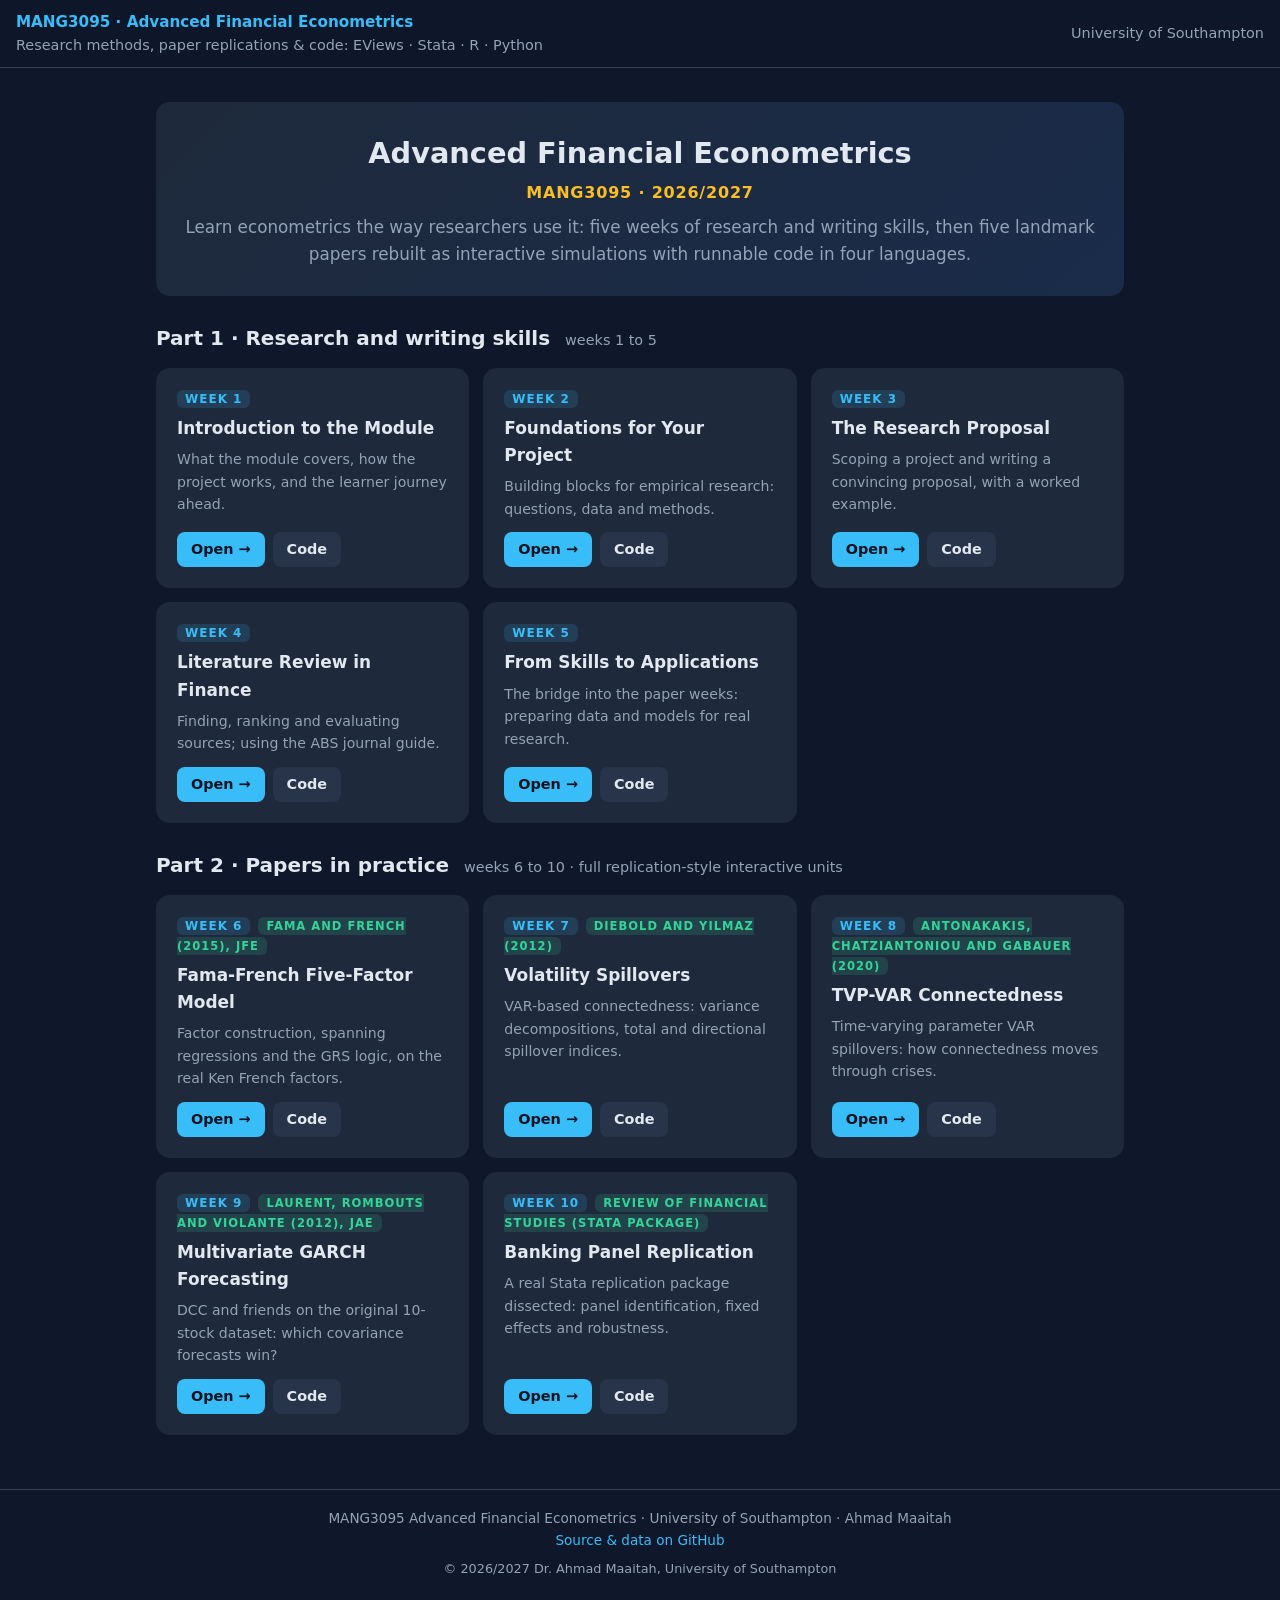
<file: index.html>
<!DOCTYPE html>
<html lang="en">
<head>
<meta charset="utf-8">
<meta name="viewport" content="width=device-width,initial-scale=1">
<title>MANG3095 · Advanced Financial Econometrics - Module Hub</title>
<link rel="stylesheet" href="assets/css/theme.css">
<style>
.phase { margin: 26px 0 4px; }
.paperbadge { font-size: .72rem; border-radius: 6px; padding: 2px 8px; font-weight: 600;
  background: rgba(52, 211, 153, .15); color: var(--good); margin-left: 8px; }
</style>
</head>
<body class="page">
<header class="top">
  <div>
    <div class="brand">MANG3095 · Advanced Financial Econometrics</div>
    <div class="sub">Research methods, paper replications &amp; code: EViews · Stata · R · Python</div>
  </div>
  <div class="sub">University of Southampton</div>
</header>
<main>
  <div class="hero">
    <h1>Advanced Financial Econometrics</h1>
    <div class="yr">MANG3095 · <span class="acyear"></span></div>
    <p>Learn econometrics the way researchers use it: five weeks of research and writing skills,
       then five landmark papers rebuilt as interactive simulations with runnable code in four languages.</p>
  </div>

  <h2 class="section-title phase">Part 1 · Research and writing skills <span class="hint">weeks 1 to 5</span></h2>
  <div class="grid" id="part1"></div>

  <h2 class="section-title phase">Part 2 · Papers in practice <span class="hint">weeks 6 to 10 · full replication-style interactive units</span></h2>
  <div class="grid" id="part2"></div>
</main>
<footer>
  MANG3095 Advanced Financial Econometrics · University of Southampton · Ahmad Maaitah<br>
  <a href="https://github.com/Ahmad0Maaitah/MANG3095">Source &amp; data on GitHub</a>
</footer>
<script src="assets/js/sim-core.js"></script>
<script>
'use strict';
(function () {
  var UNITS = [
    { n: 1,  part: 1, emoji: '', title: 'Introduction to the Module', desc: 'What the module covers, how the project works, and the learner journey ahead.', ready: true },
    { n: 2,  part: 1, emoji: '', title: 'Foundations for Your Project', desc: 'Building blocks for empirical research: questions, data and methods.', ready: true },
    { n: 3,  part: 1, emoji: '', title: 'The Research Proposal', desc: 'Scoping a project and writing a convincing proposal, with a worked example.', ready: true },
    { n: 4,  part: 1, emoji: '', title: 'Literature Review in Finance', desc: 'Finding, ranking and evaluating sources; using the ABS journal guide.', ready: true },
    { n: 5,  part: 1, emoji: '', title: 'From Skills to Applications', desc: 'The bridge into the paper weeks: preparing data and models for real research.', ready: true },
    { n: 6,  part: 2, emoji: '', title: 'Fama-French Five-Factor Model', paper: 'Fama and French (2015), JFE', desc: 'Factor construction, spanning regressions and the GRS logic, on the real Ken French factors.', ready: true },
    { n: 7,  part: 2, emoji: '', title: 'Volatility Spillovers', paper: 'Diebold and Yilmaz (2012)', desc: 'VAR-based connectedness: variance decompositions, total and directional spillover indices.', ready: true },
    { n: 8,  part: 2, emoji: '', title: 'TVP-VAR Connectedness', paper: 'Antonakakis, Chatziantoniou and Gabauer (2020)', desc: 'Time-varying parameter VAR spillovers: how connectedness moves through crises.', ready: true },
    { n: 9,  part: 2, emoji: '', title: 'Multivariate GARCH Forecasting', paper: 'Laurent, Rombouts and Violante (2012), JAE', desc: 'DCC and friends on the original 10-stock dataset: which covariance forecasts win?', ready: true },
    { n: 10, part: 2, emoji: '', title: 'Banking Panel Replication', paper: 'Review of Financial Studies (Stata package)', desc: 'A real Stata replication package dissected: panel identification, fixed effects and robustness.', ready: true }
  ];
  function pad(n) { return (n < 10 ? '0' : '') + n; }
  function card(u) {
    var div = document.createElement('div');
    div.className = 'card';
    div.setAttribute('data-week', u.n);
    var dir = 'lectures/lecture' + pad(u.n) + '/';
    var links = u.ready
      ? '<a class="btn" href="' + dir + '">Open →</a><a class="btn ghost" href="https://github.com/Ahmad0Maaitah/MANG3095/tree/main/' + dir + 'code">Code</a>'
      : '<span class="soon">In production</span>';
    div.innerHTML =
      '<div class="kicker"><span class="badge lecture">Week ' + u.n + '</span>' +
        (u.paper ? '<span class="paperbadge">' + u.paper + '</span>' : '') + '</div>' +
      '<h3>' + u.title + '</h3>' +
      '<div class="desc">' + u.desc + '</div>' +
      '<div class="meta"><div class="links">' + links + '</div></div>';
    return div;
  }
  UNITS.forEach(function (u) {
    document.getElementById('part' + u.part).appendChild(card(u));
  });
})();
</script>
<script src="assets/js/gate.js"></script>
</body>
</html>
</file>
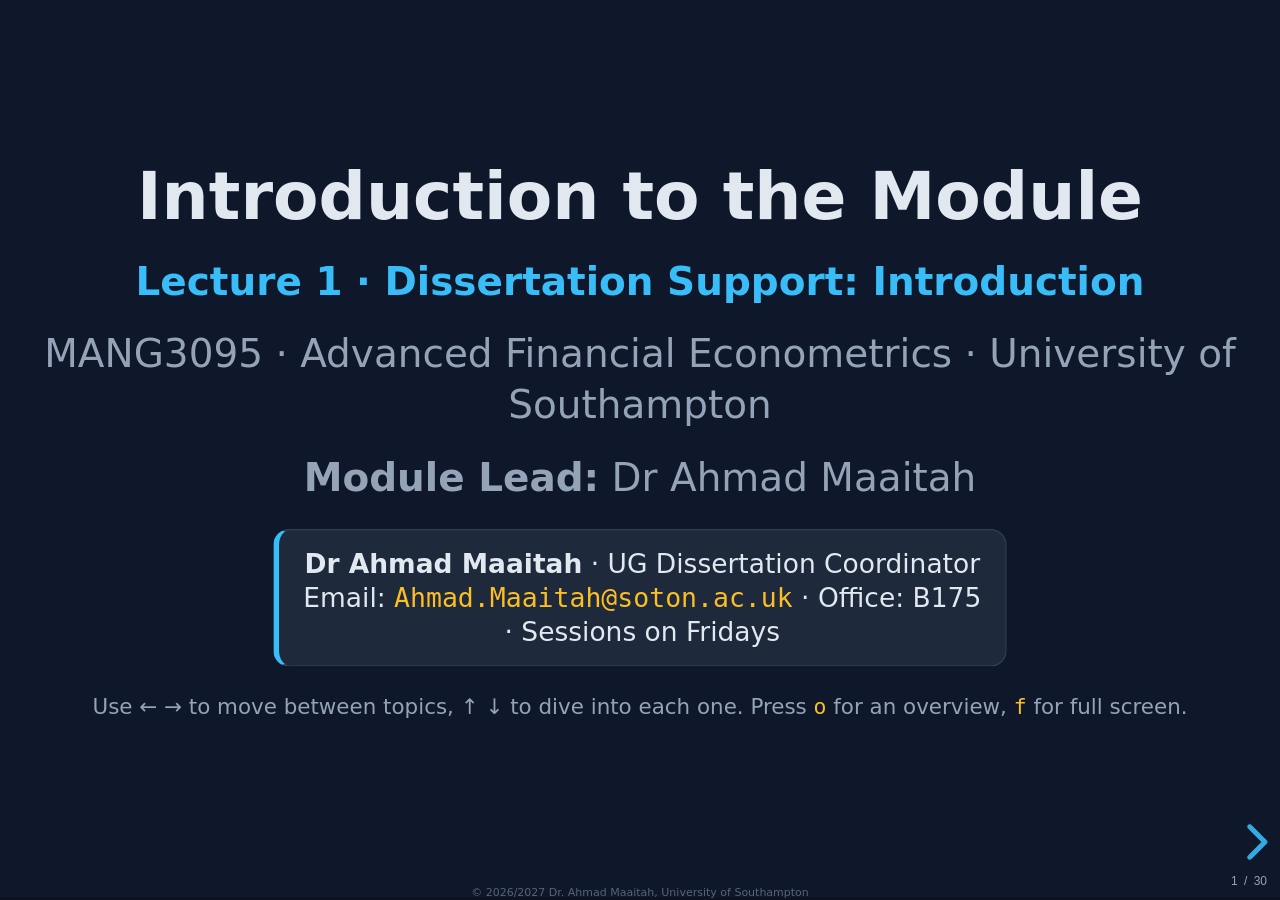
<file: lectures/lecture01/index.html>
<!DOCTYPE html>
<html lang="en">
<head>
<meta charset="utf-8">
<meta name="viewport" content="width=device-width, initial-scale=1.0, maximum-scale=1.0, user-scalable=no">
<title>Lecture 1 · Introduction to the Module - MANG3095</title>
<link rel="stylesheet" href="../../assets/vendor/reveal/dist/reset.css">
<link rel="stylesheet" href="../../assets/vendor/reveal/dist/reveal.css">
<link rel="stylesheet" href="../../assets/vendor/reveal/dist/theme/black.css">
<link rel="stylesheet" href="../../assets/vendor/reveal/plugin/highlight/monokai.css">
<link rel="stylesheet" href="../../assets/vendor/katex/katex.min.css">
<link rel="stylesheet" href="../../assets/css/theme.css">
</head>
<body>
<div class="reveal">
<div class="slides">

<!-- ======================= TITLE ======================= -->
<section>
  <h1>Introduction to the Module</h1>
  <h3>Lecture 1 · Dissertation Support: Introduction</h3>
  <p class="muted">MANG3095 · Advanced Financial Econometrics · University of Southampton</p>
  <p class="muted"><b>Module Lead:</b> Dr Ahmad Maaitah</p>
  <div class="panel def small" style="max-width:640px;margin:1em auto">
    <b>Dr Ahmad Maaitah</b> · UG Dissertation Coordinator<br>
    Email: <code>Ahmad.Maaitah@soton.ac.uk</code> · Office: B175 · Sessions on Fridays
  </div>
  <p class="tiny">Use ← → to move between topics, ↑ ↓ to dive into each one. Press <code>o</code> for an overview, <code>f</code> for full screen.</p>
</section>

<!-- ======================= OUTLINE ======================= -->
<section>
  <h2>Outline</h2>
  <div class="cols">
    <div class="panel small">
      <b class="accent">Part I · The module and the project</b>
      <ul class="small">
        <li>The UG dissertation coordinator: my role</li>
        <li>An exciting opportunity</li>
        <li>Supervisor allocation</li>
        <li>Suggested timeline for completion</li>
        <li>Dissertation handbook, Blackboard and other resources</li>
        <li>Dissertation support sessions and data analysis tutorials</li>
      </ul>
    </div>
    <div class="panel small">
      <b class="accent2">Part II · Managing your supervisor</b>
      <ul class="small"><li>Why and how to take control of the supervision process</li></ul>
      <b class="accent2">Part III · Academic integrity, summary and Q&amp;A</b>
      <ul class="small"><li>Plagiarism, collusion, external authorship, ethics</li></ul>
      <b class="good">Writing workshop · The Introduction chapter</b>
      <ul class="small"><li>The three moves, the language of introductions, a worked example</li></ul>
    </div>
  </div>
</section>

<!-- ======================= PART I ======================= -->
<section>
  <section>
    <h2>Part I · The module and the project</h2>
    <h3>About your coordinator</h3>
    <p class="small">Ahmad Maaitah, Assistant Professor in Finance and FinTech. I finished my MSc and PhD in
      Finance and FinTech at the University of Southampton.</p>
    <ul class="small">
      <li>I commit myself to <strong>ongoing communication</strong> with you while you get on with your
        dissertation project, such as key milestones and deadlines.</li>
      <li>I would be very happy to speak to you if you have any specific problems, especially if you cannot
        reach your supervisor for some reason, and to ensure a solution is found for you.</li>
    </ul>
  </section>
  <section>
    <h3>An exciting opportunity</h3>
    <div class="panel def small">A dissertation is a piece of <b>narrative</b>. It should be a coherent academic
      story, and you should tell it in such a way that the reader will benefit from reading it. Consequently, you
      should craft your narrative very carefully; to begin, spend time planning and executing your research
      effectively and efficiently.</div>
    <p class="small"><b>Benefits:</b></p>
    <ol class="small">
      <li><strong>Career opportunities and employability</strong></li>
      <li><strong>Strong relationships</strong> with your supervisor and with businesses</li>
      <li><strong>Intensive research training</strong></li>
    </ol>
  </section>
  <section>
    <h3>What is a UG dissertation?</h3>
    <table class="data small" style="margin:0 auto">
      <tr><th>Component</th><th>Weight</th><th>Detail</th></tr>
      <tr><td>Research proposal</td><td>20%</td><td>2,000 words · deadline 11 December (via Turnitin on Blackboard)</td></tr>
      <tr><td>Dissertation</td><td>80%</td><td>8,000 words · final deadline 23 April</td></tr>
    </table>
    <ul class="small" style="margin-top:.6em">
      <li><strong>30 CATS (15 ECTS)</strong>: equivalent to two modules</li>
      <li><strong>Independent study</strong>: total study time 294 + 8 = <strong>302 hours</strong></li>
    </ul>
    <p class="tiny muted">Dates shown across this deck follow the current dissertation cycle; always confirm the exact deadlines for your year on the Blackboard module page.</p>
  </section>
  <section>
    <h3>Supervisor allocation</h3>
    <ul class="small">
      <li>All students should have been informed who their supervisors are by the Student Office or by me.</li>
      <li>If not, please get in touch with me <b class="bad">as soon as possible</b> via email
        (<code>Ahmad.Maaitah@soton.ac.uk</code>).</li>
      <li><strong>Process-oriented supervision</strong>: students and supervisors are matched based on
        <strong>research interests</strong>.</li>
    </ul>
  </section>
  <section>
    <h3>Simplified dissertation timeline</h3>
    <table class="data small" style="margin:0 auto;font-size:.62em">
      <tr><th>When</th><th>Milestone</th></tr>
      <tr><td>Early October</td><td>Getting started: supervisor allocation; first meeting to discuss research questions and proposal</td></tr>
      <tr><td>End of October</td><td>Work the proposal into aims and objectives; submit your ERGO (ethics) application by 1 November</td></tr>
      <tr><td>Mid November</td><td>Second meeting: feedback on the proposal draft</td></tr>
      <tr><td>End of November</td><td>Finish the first full draft of the proposal</td></tr>
      <tr><td>11 December</td><td><b>Proposal submission</b> via Turnitin on Blackboard</td></tr>
      <tr><td>Mid January</td><td>Exam period ends; <b>proposal feedback released 15 January</b> (formative feedback from your supervisor)</td></tr>
      <tr><td>January and February</td><td>Data collection and analysis: do <b class="bad">not</b> wait until March to collect data</td></tr>
      <tr><td>28 February</td><td>Submit the methodology and results chapters to your supervisor</td></tr>
      <tr><td>Mid March</td><td>Third meeting: discuss the results and findings</td></tr>
      <tr><td>23 April</td><td><b>Dissertation submission deadline</b>; marking and moderation follow</td></tr>
    </table>
  </section>
  <section>
    <h3>Teaching plan: week by week</h3>
    <p class="tiny">Ten taught weeks: five weeks of research skills, then five landmark papers rebuilt hands-on.
      Every title links to that week's interactive unit.</p>
    <table class="data" style="margin:0 auto;font-size:.5em">
      <tr><th>Week</th><th>Lecture</th></tr>
      <tr><td>1</td><td><b>Dissertation kickoff and introduction</b> (this deck)</td></tr>
      <tr><td>2</td><td><a href="../lecture02/">Choosing and scoping a topic in finance</a></td></tr>
      <tr><td>3</td><td><a href="../lecture03/">Writing your dissertation proposal</a></td></tr>
      <tr><td>4</td><td><a href="../lecture04/">Conducting a literature review</a></td></tr>
      <tr><td>5</td><td><a href="../lecture05/">Empirical analysis with secondary data: from skills to applications</a></td></tr>
      <tr><td>6</td><td><a href="../lecture06/">Paper replication 1 (asset pricing): Fama and French (2015), <i>Journal of Financial Economics</i></a></td></tr>
      <tr><td>7</td><td><a href="../lecture07/">Paper replication 2 (time series): Diebold and Yilmaz (2012), <i>International Journal of Forecasting</i></a></td></tr>
      <tr><td>8</td><td><a href="../lecture08/">Paper replication 3 (time series): Antonakakis, Chatziantoniou and Gabauer (2020), <i>JRFM</i></a></td></tr>
      <tr><td>9</td><td><a href="../lecture09/">Paper replication 4 (volatility forecasting): Laurent, Rombouts and Violante (2012), <i>Journal of Applied Econometrics</i></a></td></tr>
      <tr><td>10</td><td><a href="../lecture10/">Paper replication 5 (panel data): Gopal and Schnabl (2022), <i>Review of Financial Studies</i></a>, plus completing your dissertation (discussion and Q&amp;A)</td></tr>
    </table>
    <p class="tiny muted">Weeks 6 to 10 are interactive replication units: data preparation, simulations,
      robustness checks, and code in Stata, EViews, R and Python. The schedule may adjust to the needs of the group.</p>
  </section>
  <section>
    <h3>Try it: plan your dissertation year</h3>
    <p class="tiny">You have roughly 30 teaching weeks from early October to submission. Share them between the four
      phases with the sliders and see whether your plan actually fits before the deadline.</p>
    <div class="sim" id="sim-plan">
      <canvas id="cv-plan" width="880" height="210"></canvas>
      <div class="controls-row" id="ctl-plan"></div>
      <div class="note">Each coloured segment is one phase, drawn in sequence from week 0; the
        <b style="color:#f87171">dashed red line</b> at week 30 is the submission deadline. The phases must add up,
        so stretching one squeezes the others.</div>
    </div>
    <div class="panel tip small" style="font-size:.5em"><b>Reading the results.</b> Most plans fail at the right-hand
      end: students protect the fun phases and quietly shrink the writing, but drafts, supervisor feedback and editing
      always take longer than planned, so keep at least 5 writing weeks. A plan that lands a little short of week 30
      is the healthy one: the buffer is what absorbs data disasters, ERGO delays and illness. Agree the split with
      your supervisor at the first meeting, then treat the phase boundaries as real deadlines.</div>
    <noscript><div class="sim-fallback">Interactive demo requires JavaScript: it provides four sliders that share a
      budget of 30 teaching weeks between topic and proposal, literature review, data and analysis, and writing and
      editing, draws the plan as a stacked bar against the week-30 submission deadline, and reports whether the plan
      is workable, over budget, or short of writing time.</div></noscript>
  </section>
  <section>
    <h3>Your first-term action list</h3>
    <p class="small">Tick each step off as you complete it. The list mirrors the suggested timeline.</p>
    <div class="panel small" id="ck-term" style="text-align:left">
      <div class="cols">
        <div style="font-size:.78em">
          <label style="display:block;margin:.2em 0"><input type="checkbox"> Contact your supervisor and hold the first meeting (early October)</label>
          <label style="display:block;margin:.2em 0"><input type="checkbox"> Agree draft research questions with your supervisor</label>
          <label style="display:block;margin:.2em 0"><input type="checkbox"> Write aims and objectives into the proposal (end of October)</label>
          <label style="display:block;margin:.2em 0"><input type="checkbox"> Submit the ERGO ethics application (by 1 November)</label>
          <label style="display:block;margin:.2em 0"><input type="checkbox"> Second meeting: collect feedback on the proposal (mid November)</label>
        </div>
        <div style="font-size:.78em">
          <label style="display:block;margin:.2em 0"><input type="checkbox"> Complete the first full proposal draft (end of November)</label>
          <label style="display:block;margin:.2em 0"><input type="checkbox"> Submit the proposal via Turnitin (11 December)</label>
          <label style="display:block;margin:.2em 0"><input type="checkbox"> Plan data collection for January and February</label>
          <label style="display:block;margin:.2em 0"><input type="checkbox"> Send methodology and results chapters to your supervisor (28 February)</label>
          <label style="display:block;margin:.2em 0"><input type="checkbox"> Third meeting: discuss findings (mid March), then final write-up for 23 April</label>
        </div>
      </div>
      <div class="ck-ro" style="margin-top:.5em;font-weight:600;color:var(--accent)"></div>
    </div>
    <noscript><p class="tiny muted">Enable JavaScript to use the interactive checklist; the steps read top to bottom, left column first.</p></noscript>
  </section>
  <section>
    <h3>Handbook and other resources</h3>
    <ul class="small" style="font-size:.8em">
      <li><strong>Dissertation handbook</strong>: on Blackboard, on the dissertation module page.</li>
      <li><strong>Library information</strong>: a short Panopto recording will be provided to help you self-direct.</li>
      <li>Library subject guide for the Business School: <code>library.soton.ac.uk/business</code></li>
      <li>General enquiries (finding books and articles): Library Desk (level 2) or <code>libenqs@soton.ac.uk</code></li>
      <li>Help using literature databases and finding secondary data: Sian Furmage, <code>S.I.Furmage@soton.ac.uk</code></li>
      <li>Study skills support, including the online Skills4Study resources, from the academic skills hub</li>
      <li>Harvard referencing guide: <code>library.soton.ac.uk/referencing/harvard</code></li>
    </ul>
  </section>
  <section>
    <h3>Data analysis tutorials</h3>
    <ol class="small">
      <li>You can book <strong>one-to-one tutorials</strong> with the EDO team.</li>
      <li>We will also run sessions on <strong>databases</strong>.</li>
      <li>The tutorials start from <strong>February onwards</strong>.</li>
      <li>Hands-on support, especially when supervisors take some time off.</li>
    </ol>
    <div class="panel tip small">This module's later weeks (6 to 10) rebuild real research papers with runnable
      code in Stata, EViews, R and Python: they are your econometrics toolkit for the dissertation itself.</div>
  </section>
</section>

<!-- ======================= PART II ======================= -->
<section>
  <section>
    <h2>Part II · Managing your supervisor</h2>
    <h3>Why manage supervisors?</h3>
    <ul class="small">
      <li>Supervision is a very important part of your supervisor's work, but it is <strong>one of many tasks</strong>
        they need to commit themselves to.</li>
      <li>Your supervisors are probably <strong>busier than you think</strong> they are.</li>
      <li>They may not always be as aware of your concerns and progress as you are.</li>
    </ul>
    <div class="panel tip small">Do you know that your <b>enthusiasm and organisation</b> will encourage them to be
      focused and engaged?</div>
  </section>
  <section>
    <h3>Role of the supervisor: in general</h3>
    <table class="data small" style="margin:0 auto;font-size:.72em">
      <tr><th>At the start</th><th>In the middle</th><th>At the end</th></tr>
      <tr>
        <td>Identifying a good question<br>Knowing what has already been done<br>Anticipating when a problem will be too hard or too easy</td>
        <td>Watching over the "bigger" picture<br>Nudging you in good directions<br>Keeping you on track<br>Keeping an eye on the clock</td>
        <td>Telling you when to stop<br>Knowing what a thesis looks like<br>Anticipating problem areas for your submissions</td>
      </tr>
    </table>
  </section>
  <section>
    <h3>Managing supervision: six habits</h3>
    <p class="small">To get the most out of supervision you should <strong>take control of the process</strong>:</p>
    <ol class="small" style="font-size:.85em">
      <li><strong>Discuss and agree key issues</strong>, especially at the start of the project</li>
      <li><strong>Be proactive</strong> and arrange formal supervisory meetings</li>
      <li><strong>Prepare an agenda</strong> and send it to your supervisor in advance</li>
      <li><strong>Prepare some work</strong> before each meeting (e.g. reading list, data, drafts)</li>
      <li><strong>Expect to receive feedback and criticism</strong>, and use it to improve your work</li>
      <li><strong>Deal with problems as they arise</strong>, be they technical, resource or supervision problems</li>
    </ol>
    <div class="panel def small">Mutual respect, an understanding of the expectations, and shared commitment to the
      goal of the research will ensure a smooth partnership.</div>
  </section>
</section>

<!-- ======================= PART III: INTEGRITY ======================= -->
<section>
  <section>
    <h2>Part III · Academic integrity</h2>
    <h3>How to avoid a world of pain and tears</h3>
    <p class="small">Delivered by David Cross, UG Academic Integrity Officer, SBS (<code>d.e.cross@soton.ac.uk</code>).</p>
    <ul class="small">
      <li>The rules have not changed: you <b class="bad">must</b> cite and acknowledge all sources of information in your work.</li>
      <li>You cannot copy large chunks of text and say it is yours.</li>
      <li>We use the <strong>Harvard referencing system</strong>: (Author, Date), for example (Cross, 2022).
        You cite in text, then put the full reference in a list at the end.</li>
      <li>Definitive style guide for Southampton Business School: <strong>Cite Them Right Online</strong>
        (<code>citethemrightonline.com</code>).</li>
    </ul>
    <div class="panel warn small">Today: plagiarism, collusion, external authorship. For dissertations, add
      <b>breaching ethical standards</b> and <b>falsification</b>.
      <b class="bad">Get your ethical approval before arranging anything.</b></div>
  </section>
  <section>
    <h3>Plagiarism and collusion</h3>
    <div class="panel small"><b class="accent">Plagiarism</b>: taking credit for someone else's work (including their
      research). Cite everything, but only if you read it (we can tell!). Read the original, or if not, use
      "cited in".</div>
    <div class="panel small"><b class="accent2">Collusion</b>: for example, group work turned into an individual
      report, or sending your mate your essay (you <b class="bad">both fail</b>). It includes conduct after you
      graduate (fail, and your degree is reclassified). It is really, really easy to spot.</div>
  </section>
  <section>
    <h3>External authorship</h3>
    <ul class="small">
      <li>"Contract cheating" and "essay mills" are <b class="bad">now illegal</b>.</li>
      <li><strong>52% of purchased essays fail</strong> (Sutherland-Smith and Dullaghan, 2019).</li>
      <li>We have a machine learning tool that flags these to us.</li>
      <li>Essay mills also resort to <strong>blackmail</strong>: they threaten to report you to us, and to your
        future employers.</li>
    </ul>
    <div class="panel warn small">We will find you. Is it worth the stress and the hassle?</div>
  </section>
  <section>
    <h3>Quick check: is this misconduct?</h3>
    <div class="quiz" style="font-size:.6em;text-align:left">
      <div class="q">A student pays a proofreading service that "improves the argument and adds two paragraphs" to the
        dissertation. Is this misconduct?</div>
      <div class="opt">No: proofreading is allowed, and this is just very thorough proofreading</div>
      <div class="opt" data-ok>Yes, external authorship: content created by someone else is misconduct, even if paid for and even if it is only part of the work</div>
      <div class="opt">It is only a problem if the marker notices</div>
      <div class="opt">No, provided the student cites the service in the reference list</div>
      <div class="explain">Proofreading may correct surface errors only. Adding or reshaping content is external
        authorship under the university's academic integrity rules: exactly what "How to avoid a world of pain and
        tears" warned about, and contract cheating services are now illegal.</div>
    </div>
  </section>
  <section>
    <h3>Your skills and your actions</h3>
    <div class="cols">
      <div class="panel small">
        <b class="accent">Your skills</b>
        <ul class="small">
          <li>If in doubt, cite! Ask yourself: which part is yours, which is theirs?</li>
          <li>Remember <code>citethemrightonline.com</code></li>
          <li>Read and <strong>synthesise from multiple sources</strong></li>
          <li>Paraphrase. <strong>Still cite.</strong></li>
        </ul>
      </div>
      <div class="panel small">
        <b class="accent2">Your actions</b>
        <ul class="small">
          <li>Do <b class="bad">not</b> upload your work to similarity checkers (they sell your essay on)</li>
          <li>If anyone in your WhatsApp or WeChat groups offers proofreading or similar, <strong>report them</strong>:
            <code>defeatthecheat@soton.ac.uk</code></li>
          <li>Questions: <code>d.e.cross@soton.ac.uk</code></li>
        </ul>
      </div>
    </div>
  </section>
</section>

<!-- ======================= WRITING WORKSHOP: THE INTRODUCTION ======================= -->
<section>
  <section>
    <h2>Writing workshop</h2>
    <h3>The Introduction chapter: the three moves</h3>
    <p class="small">A strong dissertation introduction makes three moves, in order:</p>
    <div class="panel small"><b class="accent">Move 1 · Establishing a research territory</b>: show that the topic
      matters and summarise what is already known.</div>
    <div class="panel small"><b class="accent">Move 2 · Establishing a niche</b>: indicate a gap or a limitation in
      what has been done so far.</div>
    <div class="panel small"><b class="accent">Move 3 · Occupying the niche</b>: state how <em>your</em> study fills
      the gap, and preview the structure.</div>
    <p class="tiny muted">Adapted with permission from uefap.com (Gillett); introduced in the Workshop 1 materials.</p>
  </section>
  <section>
    <h3>Language of Move 1: establishing a territory</h3>
    <ul class="small" style="font-size:.8em">
      <li>The increasing interest in ... has heightened the need for ...</li>
      <li>Of particular interest and complexity are ...</li>
      <li>Recently, there has been growing interest in ...</li>
      <li>The development of ... has led to the hope that ...</li>
      <li>The ... has become a favourite topic for analysis ...</li>
      <li>The study of ... has become an important aspect of ...</li>
      <li>A central issue in ... is ...</li>
      <li>The ... has been extensively studied in recent years. / Many recent studies have focused on ...</li>
    </ul>
  </section>
  <section>
    <h3>Language of Move 2: establishing a niche</h3>
    <p class="small">The most common way to indicate a gap is a <strong>"negative" subject</strong>, which signals
      immediately that Move 1 has ended:</p>
    <ul class="small">
      <li>However, <b>little</b> information / attention / work / data / research ...</li>
      <li>However, <b>few</b> studies / investigations / researchers / attempts ...</li>
    </ul>
    <p class="small">If you prefer to avoid negative comment, use a <strong>contrastive statement</strong>:</p>
    <ul class="small" style="font-size:.8em">
      <li>The research has tended to focus on ..., rather than on ...</li>
      <li>These studies have emphasised ..., as opposed to ...</li>
      <li>Although considerable research has been devoted to ..., rather less attention has been paid to ...</li>
      <li>Most studies have been content to ... / So far, investigations have been confined to ...</li>
    </ul>
  </section>
  <section>
    <h3>Language of Move 3: occupying the niche</h3>
    <p class="small">Show that you will fill the gap (or answer the question) created in Move 2:</p>
    <ul class="small">
      <li>The purpose of this paper / investigation is to ...</li>
      <li>The aim of this paper is to ...</li>
      <li>This paper reports on the results obtained ...</li>
      <li>This study was designed to ...</li>
      <li>In this paper, the results of ... are presented ...</li>
      <li>This paper argues that ...</li>
      <li>This paper is structured as follows ... / The remainder of this paper is divided into five sections ...</li>
    </ul>
  </section>
  <section>
    <h3>Worked example: spot the moves</h3>
    <p class="small" style="font-size:.75em">From Gillett's study of a writing web-site used by pre-Masters students
      (sentences numbered):</p>
    <div class="panel small" style="font-size:.6em;text-align:left">
      <sup>1</sup>During the past 10 years, the availability of computers in educational institutions has increased
      dramatically (James, 1999). <sup>2</sup>Progress in computer development has been made to the point that powerful,
      inexpensive computers with large capacities are available in many classrooms and libraries for student use.
      <sup>3</sup>Many students also have purchased and are purchasing computers for their own use at home.
      <sup>4</sup>Most studies seem to agree that the microcomputer will continue to hold an important role in education
      in the future. <sup>5</sup>For example, James (1999) and Smith (2000) suggest large increases in the numbers of
      computers both in educational institutions and the home in the near future. <sup>6</sup>As far as education is
      concerned, Shaw (2001) identified three main uses of computers: the object of a course, an administrative tool,
      and a means of providing instruction. <sup>7</sup>Fish and Cheam (2002) cite four uses of computers as a means of
      providing instruction: exercise, tutorial, simulation and problem solving. <sup>8</sup>A wide range of computer
      programmes are now therefore available in all these areas for individual and classroom use.
      <sup>9</sup>However, even though many studies have reported an increased use of computers in education, there has
      been very little research reported on the effectiveness of such use. <sup>10</sup>The purpose of the present study
      is therefore to ascertain the effectiveness of using computer-assisted instruction as compared to traditional
      classroom instruction in an EAP writing class.
    </div>
    <p class="tiny muted">Sentences 1 to 8: Move 1 (territory) · sentence 9: Move 2 (niche, "very little research") ·
      sentence 10: Move 3 (occupying the niche, "The purpose of the present study is therefore ...").</p>
  </section>
  <section>
    <h3>Which tenses, and why?</h3>
    <table class="data small" style="margin:0 auto;font-size:.68em">
      <tr><th>Tense</th><th>Example from the text</th><th>Why it is used</th></tr>
      <tr><td>Present perfect</td><td>"the availability of computers ... <b>has increased</b> dramatically"; "there <b>has been</b> very little research"</td><td>Recent developments and the state of the field up to now (Moves 1 and 2)</td></tr>
      <tr><td>Present simple</td><td>"Most studies <b>seem</b> to agree ..."; "The purpose of the present study <b>is</b> ..."</td><td>General truths, current consensus, and stating your own purpose (Move 3)</td></tr>
      <tr><td>Past simple</td><td>"Shaw (2001) <b>identified</b> three main uses of computers"</td><td>What a specific study found at a specific time</td></tr>
    </table>
    <p class="tiny muted">Guidance completion of the worksheet task: check your own answers against this pattern.</p>
  </section>
  <section>
    <h3>The example introduction: how the flow moves</h3>
    <p class="small">The annotated example dissertation in the workshop pack (from the Dissertation Library on
      Blackboard) shows the same moves at chapter scale:</p>
    <ol class="small" style="font-size:.8em">
      <li><strong>Introduction to the topic</strong>: the opening paragraphs set the territory.</li>
      <li><strong>Creating a gap or niche</strong>: "In spite of ... less evidence ..." Note the use of
        <strong>sources</strong> in the introduction.</li>
      <li><strong>Filling the gap</strong>: introducing this specific research.</li>
      <li><strong>Identifying another gap</strong>, becoming more specific to this research (the "Chinese" context),
        and giving the <strong>rationale</strong> for this specific study.</li>
      <li>In this instance the flow <strong>widens again before narrowing</strong>.</li>
    </ol>
    <div class="panel tip small">Remember: every dissertation is different and so will use different headings and
      sub-sections. Study the example's table of contents to see one workable structure.</div>
  </section>
  <section>
    <h3>Check yourself: moves and module rules</h3>
    <div class="quiz small">
      <div class="q">1. "However, few studies have examined the effect of blockchain adoption on UK retail banks." Which move is this?</div>
      <span class="opt">Move 1: establishing a territory</span>
      <span class="opt" data-ok>Move 2: establishing a niche</span>
      <span class="opt">Move 3: occupying the niche</span>
      <div class="explain">A "negative" subject ("few studies") signals a gap in the literature: the classic Move 2 marker.</div>
    </div>
    <div class="quiz small">
      <div class="q">2. What must be in place before you arrange any data collection involving people?</div>
      <span class="opt">Your literature review</span>
      <span class="opt" data-ok>Ethical approval via ERGO</span>
      <span class="opt">Your results chapter plan</span>
      <div class="explain">Get your ethical approval before arranging anything: breaching ethical standards is an academic integrity offence for dissertations.</div>
    </div>
    <div class="quiz small">
      <div class="q">3. How much of the module mark does the 2,000-word research proposal carry?</div>
      <span class="opt">10%</span>
      <span class="opt" data-ok>20%</span>
      <span class="opt">50%</span>
      <div class="explain">The proposal is worth 20% (deadline 11 December); the 8,000-word dissertation carries the remaining 80%.</div>
    </div>
  </section>
</section>

<!-- ======================= SUMMARY ======================= -->
<section>
  <h2>Summary</h2>
  <ul class="small">
    <li>The dissertation is an <strong>8,000-word narrative</strong> (80%) preceded by a <strong>2,000-word proposal</strong> (20%): plan early and follow the timeline.</li>
    <li><strong>Manage your supervision</strong>: agree expectations, arrange meetings, send agendas, bring work, welcome criticism.</li>
    <li><strong>Academic integrity</strong>: cite everything, never collude, never outsource; ethics approval comes first.</li>
    <li>Introductions make <strong>three moves</strong>: territory, niche, occupying the niche.</li>
    <li>Questions any time: <code>Ahmad.Maaitah@soton.ac.uk</code>. Thank you very much!</li>
  </ul>
  <div class="files" style="justify-content:center;margin-top:.8em">
    <a href="../../">Hub</a>
    <a href="../lecture02/">Lecture 2 →</a>
  </div>
</section>

<!-- ======================= REFERENCES ======================= -->
<section>
  <h2>References</h2>
  <ul class="refs" style="font-size:.6em">
    <li><b>MANG3095 course materials:</b> <i>Week 1 Introduction</i> worksheet and <i>Example Introduction</i> worksheet (Understanding Your Project Scope series), University of Southampton; adapted with permission from uefap.com.</li>
    <li>Gillett, A.J. (n.d.) <i>Using English for Academic Purposes: A Guide for Students in Higher Education</i>. Available at: http://www.uefap.com/writing/writfram.htm</li>
    <li>Swales, J.M. (1990) <i>Genre Analysis: English in Academic and Research Settings</i>. Cambridge: Cambridge University Press (the "three moves" CARS model).</li>
    <li>Sutherland-Smith, W. and Dullaghan, K. (2019) 'You don't always get what you pay for: user experiences of engaging with contract cheating sites', <i>Assessment &amp; Evaluation in Higher Education</i>, 44(8), pp. 1148-1162.</li>
    <li>Pears, R. and Shields, G. (2022) <i>Cite Them Right: The Essential Referencing Guide</i>. 12th edn. London: Bloomsbury (online: citethemrightonline.com).</li>
    <li>University of Southampton Library, Business subject guide: http://library.soton.ac.uk/business; Harvard referencing guide: http://library.soton.ac.uk/referencing/harvard</li>
  </ul>
</section>

</div>
</div>

<script src="../../assets/vendor/reveal/dist/reveal.js"></script>
<script src="../../assets/vendor/reveal/plugin/highlight/highlight.js"></script>
<script src="../../assets/vendor/katex/katex.min.js"></script>
<script src="../../assets/vendor/katex/contrib/auto-render.min.js"></script>
<script src="../../assets/js/stats.js"></script>
<script src="../../assets/js/sim-core.js"></script>
<script>
'use strict';
Reveal.initialize({
  hash: true, slideNumber: 'c/t', width: 1050, height: 700, margin: 0.06,
  plugins: [RevealHighlight]
});
Reveal.on('ready', function () {
  document.querySelectorAll('.slides section').forEach(function (s) {
    renderMathInElement(s, {
      delimiters: [
        { left: '$$', right: '$$', display: true },
        { left: '\\(', right: '\\)', display: false }
      ]
    });
  });
});
SIM.initQuiz();

/* interactive checklist: first-term action list */
(function () {
  var box = document.getElementById('ck-term');
  if (!box) return;
  var ro = box.querySelector('.ck-ro');
  function upd() {
    var all = box.querySelectorAll('input[type=checkbox]');
    var done = 0;
    all.forEach(function (c) { if (c.checked) done += 1; });
    var pct = all.length ? Math.round(100 * done / all.length) : 0;
    ro.textContent = done + ' of ' + all.length + ' steps done (' + pct + '%)' +
      (done === all.length && all.length > 0 ? ' · on track for 23 April!' : '');
  }
  box.addEventListener('change', upd);
  upd();
})();

/* ---------- SIM: the dissertation timeline planner ---------- */
(function () {
  var ctl = document.getElementById('ctl-plan');
  if (!ctl) return;
  var BUDGET = 30, XMAX = 34;
  var P = { topic: 6, lit: 6, data: 10, write: 6 };
  var phases = [
    { key: 'topic', label: 'topic + proposal', color: SIM.colors.accent },
    { key: 'lit', label: 'literature review', color: SIM.colors.accent2 },
    { key: 'data', label: 'data + analysis', color: SIM.colors.good },
    { key: 'write', label: 'writing + editing', color: '#a78bfa' }
  ];
  function draw() {
    var total = P.topic + P.lit + P.data + P.write;
    var p = new SIM.Plot('cv-plan', {
      xmin: 0, xmax: XMAX, ymin: 0, ymax: 2,
      xlabel: 'teaching weeks from early October', ylabel: '',
      title: 'Your dissertation year: dashed line at week 30 = submission'
    });
    p.clear(); p.axes();
    p.line([BUDGET, BUDGET], [0, 2], { color: '#f87171', width: 1.6, dash: [6, 5] });
    var x = 0;
    for (var i = 0; i < phases.length; i++) {
      var x1 = Math.min(x + P[phases[i].key], XMAX);
      if (x < XMAX) p.line([x, x1], [1, 1], { color: phases[i].color, width: 26 });
      x += P[phases[i].key];
    }
    p.legend(phases.map(function (ph) { return { label: ph.label, color: ph.color }; }));
    var msg;
    if (total > BUDGET) {
      msg = '<span style="color:#f87171">you are <b>' + (total - BUDGET) +
        ' weeks over</b>: something must shrink, and it is usually the writing</span>';
    } else if (P.write < 5) {
      msg = '<span style="color:#fbbf24">under 5 weeks of writing is the classic failure mode: drafts and edits always take longer than planned</span>';
    } else if (total >= 26) {
      msg = '<span style="color:#34d399">workable plan with <b>' + (BUDGET - total) + ' weeks of buffer</b></span>';
    } else {
      msg = (BUDGET - total) + ' weeks left unused: a generous buffer, so agree with your supervisor which phase gets the spare time';
    }
    document.getElementById('ro-plan').innerHTML =
      'total planned = <b>' + total + ' of ' + BUDGET + ' weeks</b> · ' + msg;
  }
  function upd(k) { return function (v) { P[k] = Math.round(v); draw(); }; }
  SIM.slider(ctl, { label: 'topic + proposal (weeks)', min: 2, max: 12, step: 1, value: P.topic, fmt: function (v) { return v.toFixed(0); } }, upd('topic'));
  SIM.slider(ctl, { label: 'literature review (weeks)', min: 2, max: 12, step: 1, value: P.lit, fmt: function (v) { return v.toFixed(0); } }, upd('lit'));
  SIM.slider(ctl, { label: 'data + analysis (weeks)', min: 3, max: 16, step: 1, value: P.data, fmt: function (v) { return v.toFixed(0); } }, upd('data'));
  SIM.slider(ctl, { label: 'writing + editing (weeks)', min: 2, max: 12, step: 1, value: P.write, fmt: function (v) { return v.toFixed(0); } }, upd('write'));
  var ro = document.createElement('div');
  ro.id = 'ro-plan'; ro.className = 'readout'; ro.style.fontSize = '.55em';
  ctl.appendChild(ro);
  draw();
})();
</script>
<script src="../../assets/js/pyrun.js"></script>
<!-- editorial: source PDF page 5 (hand-drawn timeline graphic) is merged with the page 9 twelve-step timeline into the single timeline table above; page 11 was a screenshot of the Blackboard module URL, represented by the Blackboard reference on the resources slide. Two obvious source typos (November "2024", exam period "Jan 2025") are normalised to the cycle wording. -->
<!-- editorial: the Week 1 Introduction worksheet's answer page and the Example Introduction PDF's underlying dissertation pages are image-only in the extraction; the annotation text (flow of the moves) is fully represented on the "example introduction" slide, and the tense table is completed as clearly-labelled guidance. -->
</body>
</html>
</file>
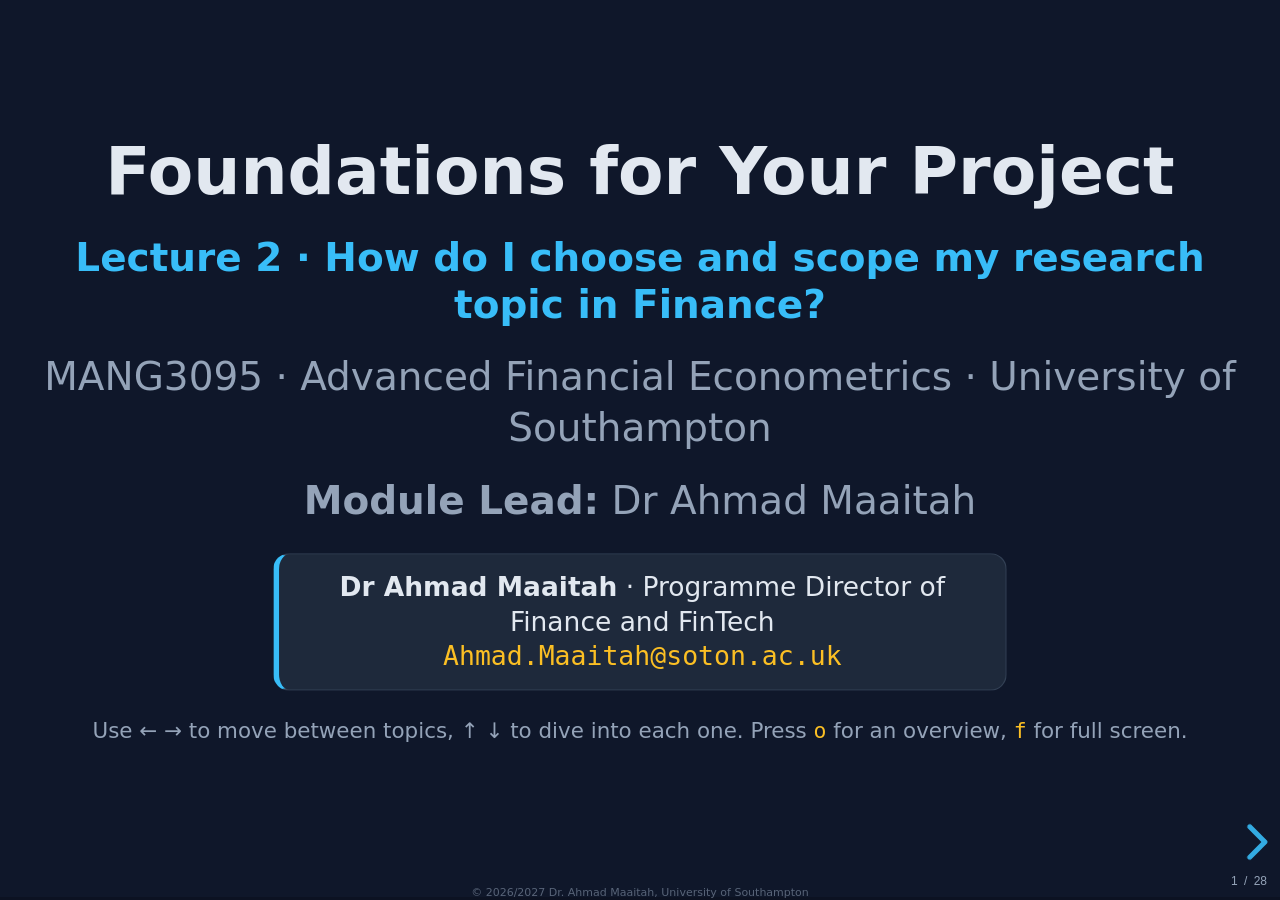
<file: lectures/lecture02/index.html>
<!DOCTYPE html>
<html lang="en">
<head>
<meta charset="utf-8">
<meta name="viewport" content="width=device-width, initial-scale=1.0, maximum-scale=1.0, user-scalable=no">
<title>Lecture 2 · Foundations for Your Project - MANG3095</title>
<link rel="stylesheet" href="../../assets/vendor/reveal/dist/reset.css">
<link rel="stylesheet" href="../../assets/vendor/reveal/dist/reveal.css">
<link rel="stylesheet" href="../../assets/vendor/reveal/dist/theme/black.css">
<link rel="stylesheet" href="../../assets/vendor/reveal/plugin/highlight/monokai.css">
<link rel="stylesheet" href="../../assets/vendor/katex/katex.min.css">
<link rel="stylesheet" href="../../assets/css/theme.css">
</head>
<body>
<div class="reveal">
<div class="slides">

<!-- ======================= TITLE ======================= -->
<section>
  <h1>Foundations for Your Project</h1>
  <h3>Lecture 2 · How do I choose and scope my research topic in Finance?</h3>
  <p class="muted">MANG3095 · Advanced Financial Econometrics · University of Southampton</p>
  <p class="muted"><b>Module Lead:</b> Dr Ahmad Maaitah</p>
  <div class="panel def small" style="max-width:640px;margin:1em auto">
    <b>Dr Ahmad Maaitah</b> · Programme Director of Finance and FinTech<br>
    <code>Ahmad.Maaitah@soton.ac.uk</code>
  </div>
  <p class="tiny">Use ← → to move between topics, ↑ ↓ to dive into each one. Press <code>o</code> for an overview, <code>f</code> for full screen.</p>
</section>

<!-- ======================= AGENDA ======================= -->
<section>
  <h2>In this lecture</h2>
  <ul>
    <li>What research in finance is, and what makes it <strong>good</strong></li>
    <li>Quantitative vs qualitative analysis in finance</li>
    <li>Where to start: broad topic → scope and focus → research questions</li>
    <li>A real-life worked example: blockchain and traditional banking</li>
    <li>Your task for this week</li>
    <li><strong>Writing workshop:</strong> structuring the literature review and the methodology chapter</li>
  </ul>
</section>

<!-- ======================= RESEARCH IN FINANCE ======================= -->
<section>
  <section>
    <h2>Research in finance</h2>
    <ul class="small">
      <li>Research in finance is a <strong>broad field</strong> that involves studying and analysing various financial
        aspects, including markets, investments, banking, corporate finance, personal finance and financial economics.</li>
      <li>Always think about <strong>policy implications</strong>: why do I have to write this dissertation, and
        <em>for whom</em>?</li>
      <li>In other words, the dissertation should provide insights, theories and models that can help
        <strong>individuals, businesses and governments</strong> make informed financial decisions.</li>
    </ul>
  </section>
  <section>
    <h3>Key characteristics of research in finance</h3>
    <div class="panel small" style="font-size:.78em"><b class="accent">Objectivity</b>: research should be unbiased and impartial,
      avoiding personal opinions or preconceived notions. For example, if you study the impact of the Russia-Ukraine
      war on commodity markets, you should avoid any personal opinion or judgement about the war itself.</div>
    <div class="panel small" style="font-size:.78em"><b class="accent">Systematic approach</b>: a structured and organised process, with
      clearly defined research questions, hypotheses, data collection methods and analysis techniques.</div>
    <div class="panel small" style="font-size:.78em"><b class="accent">Empirical evidence</b>: reliance on data obtained from reliable
      sources, such as financial statements, market data, experiments or financial databases.</div>
    <div class="panel small" style="font-size:.78em"><b class="accent">Theory development</b>: contributing to theories and models that
      explain financial phenomena and guide decision-making.</div>
    <div class="panel small" style="font-size:.78em"><b class="accent">Generalisability</b>: findings should apply beyond the study's
      specific context, allowing broader implications and insights.</div>
  </section>
  <section>
    <h3>Good vs bad research practice</h3>
    <p class="small">Differentiating between good and bad research practices in finance is crucial:</p>
    <div class="panel small"><b class="accent">Methodological rigour</b>: good research emphasises rigorous
      methodologies such as quantitative analysis, statistical techniques and econometric models. These provide a
      systematic and objective approach to analysing financial data and testing hypotheses.</div>
    <div class="panel small"><b class="accent">Data quality</b>: high-quality research relies on accurate and reliable
      data sources: valid, representative and appropriately collected.</div>
    <div class="panel small"><b class="accent">Transparency and replicability</b>: clear documentation of the research
      process, including data sources, methodology and analysis techniques.</div>
  </section>
  <section>
    <h3>Quantitative vs qualitative analysis in finance</h3>
    <div class="cols">
      <div class="panel small">
        <b class="accent">Quantitative</b>
        <p class="small">Provides a more objective and systematic approach to analysing financial data, allowing
          <strong>statistical inference, hypothesis testing and generalisability</strong>. The preferred primary
          method in finance research.</p>
      </div>
      <div class="panel small">
        <b class="accent2">Qualitative</b>
        <p class="small">Valuable in certain fields, but generally <strong>not preferred as the primary method</strong>
          in finance. It can still <em>complement</em> quantitative findings, provide context, or explore subjective
          aspects of financial decision-making.</p>
      </div>
    </div>
  </section>
</section>

<!-- ======================= WHERE TO START ======================= -->
<section>
  <section>
    <h2>Where to start?</h2>
    <ol style="font-size:1.1em">
      <li><strong>Identify the broad topic</strong></li>
      <li><strong>Determine the scope and focus</strong></li>
      <li><strong>Frame the research questions</strong></li>
    </ol>
    <p class="tiny muted">The next slides walk each step in turn, ending with a real worked example.</p>
  </section>
  <section>
    <h3>Step 1 · Key areas of research in finance (1/2)</h3>
    <div class="panel small" style="font-size:.75em"><b class="accent">Financial Technology (FinTech)</b>: an emerging field using technology
      to improve financial activities: the impact of blockchain, cryptocurrencies, digital payments, robo-advisors and
      other innovations on the financial industry.</div>
    <div class="panel small" style="font-size:.75em"><b class="accent">Investment analysis</b>: stocks, bonds and mutual funds, their
      potential returns and risks; the development and testing of investment strategies.</div>
    <div class="panel small" style="font-size:.75em"><b class="accent">Financial markets and institutions</b>: dynamics of markets (stock,
      bond) and institutions (banks, insurers); market efficiency, asset pricing, interest rates, and the impact of
      regulatory policies.</div>
    <div class="panel small" style="font-size:.75em"><b class="accent">Behavioural finance</b>: combining psychology and finance to
      understand how emotions and cognitive errors influence financial decisions.
      <b class="bad">Be careful here: the data will be difficult to collect.</b></div>
  </section>
  <section>
    <h3>Step 1 · Key areas of research in finance (2/2)</h3>
    <div class="panel small" style="font-size:.75em"><b class="accent2">Personal finance</b>: how individuals manage their money: savings,
      investments, insurance and retirement planning.</div>
    <div class="panel small" style="font-size:.75em"><b class="accent2">Corporate finance</b>: how corporations raise capital, invest it and
      manage their financial resources: capital structure, dividend policy, corporate governance, mergers and
      acquisitions, financial risk management.</div>
    <div class="panel small" style="font-size:.75em"><b class="accent2">Sustainable and responsible finance (including green finance)</b>:
      integrating environmental, social and governance (ESG) factors into investment decisions; the impact of
      sustainable investing and corporate social responsibility on financial performance.</div>
    <div class="panel small" style="font-size:.75em"><b class="accent2">Financial econometrics</b>: applying statistical methods to financial
      data to test theories and predict future trends; used in risk management, asset pricing and portfolio
      management.</div>
  </section>
  <section>
    <h3>Step 2 · Determine the scope and develop focus</h3>
    <p class="small">Establish a <strong>working title</strong>: move <strong>from broad to specific</strong>. A real-life
      experience example:</p>
    <ol class="small" style="font-size:.82em">
      <li><b>Areas of interest:</b> "I am particularly interested in the intersection of finance and technology, to
        find blockchain technology's and cryptocurrencies' impact on traditional financial systems."</li>
      <li><b>Literature review:</b> "There is a growing body of research on cryptocurrencies and blockchain, but a
        <b class="accent">gap</b> in understanding how these technologies are reshaping traditional banking systems;
        specifically, limited research on how blockchain could enhance the efficiency, transparency and security of
        banking operations."</li>
      <li><b>Practicality:</b> "There is a wealth of data available from various sources, plus numerous academic and
        industry reports, so data availability and resources should not be a significant issue."</li>
    </ol>
  </section>
  <section>
    <h3>Identifying a "gap": the narrowing funnel</h3>
    <table class="data small" style="margin:0 auto;font-size:.72em">
      <tr><th>Layer</th><th>Choice in the example</th></tr>
      <tr><td>Broad field</td><td>Finance and technology</td></tr>
      <tr><td>Narrower domain</td><td>Blockchain, cryptos and the banking system</td></tr>
      <tr><td>Location (if applicable)</td><td>e.g. Europe, USA</td></tr>
      <tr><td>Financial theory</td><td>e.g. EMH, contagion theory, ...</td></tr>
    </table>
    <div class="panel def small" style="margin-top:.6em"><b>Working title:</b> "The Impact of Blockchain Technology on
      Traditional Banking Systems: An Analysis of Efficiency, Transparency, and Security"</div>
  </section>
  <section>
    <h3>Try it: dial in the scope of your question</h3>
    <p class="tiny">Each slider is one narrowing decision from Steps 2 and 3. Watch the funnel tighten, and the example
      question sharpen, as you dial the focus up.</p>
    <div class="sim" id="sim-funnel">
      <canvas id="cv-funnel" width="820" height="235"></canvas>
      <div class="controls-row" id="ctl-funnel"></div>
      <div class="note">The top bar is the whole broad area and never changes. Each bar below shrinks as the matching
        slider rises; the bottom bar is the breadth of <b>your question</b>, scored out of 10 in the readout.</div>
    </div>
    <div class="panel tip small" style="font-size:.5em"><b>Reading the results.</b> The sliders are Step 2 (determine
      the scope and focus) and Step 3 (frame the research questions) in action: pick an area, then a market and a
      period, then one measurable question. The green zone is the feasible, novel, relevant sweet spot: narrow enough
      that a marker can see your contribution and that one dataset can answer it, broad enough that data exist and the
      answer matters to someone. Past the green zone the funnel keeps narrowing but the risks flip: check the data
      exist (Lecture 4) and that the answer is interesting whichever way it goes, the so-what test.</div>
    <noscript><div class="sim-fallback">Interactive demo requires JavaScript: it draws a four-bar narrowing funnel
      whose lower bars shrink as three sliders (area focus, market and period focus, question specificity) rise,
      scores the overall scope out of 10, and shows an example research question at that level of focus.</div></noscript>
  </section>
  <section>
    <h3>Quick check: which question is well scoped?</h3>
    <div class="quiz" style="font-size:.6em;text-align:left">
      <div class="q">Pick the research question that is appropriately scoped for an undergraduate finance dissertation.</div>
      <div class="opt">What causes financial crises?</div>
      <div class="opt">Do FTSE 100 firms exist?</div>
      <div class="opt" data-ok>Do UK equity funds with higher ESG scores show different risk-adjusted returns, 2016 to 2024?</div>
      <div class="opt">Is money important?</div>
      <div class="explain">The correct option names the market (UK equity funds), the variable (ESG scores), the metric
        (risk-adjusted returns) and the period (2016 to 2024), so one dataset can answer it. The others are a whole
        literature, trivially true, or unanswerable as posed.</div>
    </div>
  </section>
  <section>
    <h3>Step 3 · Frame the research questions</h3>
    <div class="panel small" style="font-size:.78em"><b class="accent">RQ1.</b> How does the implementation of blockchain technology
      influence the <b>operational efficiency</b> of traditional banking systems?<br>
      <span class="muted">Analyse blockchain's impact on the efficiency of banking operations: transaction speed,
      cost-effectiveness, error rates, and automation of processes.</span></div>
    <div class="panel small" style="font-size:.78em"><b class="accent">RQ2.</b> How does blockchain technology enhance the
      <b>transparency and security</b> of transactions in traditional banking systems?<br>
      <span class="muted">Explore how blockchain features such as immutability, decentralisation and encryption
      contribute to greater transparency and heightened security.</span></div>
  </section>
  <section>
    <h3>Your task now!</h3>
    <ol class="small">
      <li>Try to have <strong>3 ideas</strong></li>
      <li>Make a brief <strong>initial literature search</strong></li>
      <li><strong>Reflect</strong> on the ideas in the light of what has already been written</li>
      <li><strong>Refine</strong> your ideas and develop your research topic(s)</li>
      <li><strong>Consult your supervisor</strong></li>
      <li><strong>Evaluate and reflect</strong> on your research topic</li>
      <li><strong>Finalise</strong> the topic</li>
      <li>Transform it into <strong>research questions</strong></li>
    </ol>
  </section>
  <section>
    <h3>As finance students ...</h3>
    <ul class="small" style="font-size:.85em">
      <li>Understand the characteristics and methods of <strong>good research</strong> in the field.</li>
      <li>Follow rigorous methodologies, rely on empirical evidence, and emphasise quantitative analysis.</li>
      <li><strong>Critically evaluate</strong> research studies: consider the quality of data and methodology, and seek
        peer-reviewed sources to ensure reliability and validity.</li>
    </ul>
    <div class="panel warn small">To achieve the above, check your <b>skills and constraints</b>:
      <ul class="small">
        <li>For example, language and quantitative skills</li>
        <li>You can only learn a limited amount of skills in six months</li>
        <li>Symmetry of potential outcomes (the study is informative whichever way the result goes)</li>
        <li>Consider your career goals</li>
        <li>Check you can <b>access the data you need</b></li>
      </ul>
    </div>
  </section>
  <section>
    <h3>Check yourself: scoping a topic</h3>
    <div class="quiz small">
      <div class="q">1. Which of these is the best-scoped working title for a 6-month UG dissertation?</div>
      <span class="opt">Cryptocurrencies and the world economy</span>
      <span class="opt" data-ok>The impact of blockchain technology on the efficiency of European retail banks</span>
      <span class="opt">Is finance good for society?</span>
      <div class="explain">It narrows the funnel: broad field (finance and technology) → domain (blockchain and banking) → location (Europe) → measurable outcome (efficiency). The others are too broad to answer with data.</div>
    </div>
    <div class="quiz small">
      <div class="q">2. Which practical check should come before you finalise a behavioural finance topic?</div>
      <span class="opt">Whether a Nobel prize was won in the area</span>
      <span class="opt" data-ok>Whether you can actually access the data you need</span>
      <span class="opt">Whether the topic sounds impressive to employers</span>
      <div class="explain">Behavioural finance data will be difficult to collect: data access is one of the key feasibility checks alongside skills, time (six months) and symmetry of outcomes.</div>
    </div>
  </section>
</section>

<!-- ======================= WORKSHOP A: LITERATURE REVIEW ======================= -->
<section>
  <section>
    <h2>Writing workshop A</h2>
    <h3>Structuring the literature review</h3>
    <p class="small">Possible ways to structure the review; pick the one that best fits the <strong>story</strong> you
      are telling about the reason for your study, and <strong>outline it for your reader</strong>:</p>
    <ul class="small" style="font-size:.82em">
      <li><strong>Chronologically</strong>: but be careful not just to list items; write <b class="accent">critically,
        not just descriptively</b></li>
      <li><strong>By theme</strong>: useful if several strands can be considered separately before being brought together</li>
      <li><strong>By sector</strong>: e.g. political, practice, methodological, geographical, literary background</li>
      <li><strong>By development of ideas</strong>: useful if there are identifiable stages of idea development</li>
      <li><strong>Some combination</strong> of the above, or another structure you create</li>
    </ul>
  </section>
  <section>
    <h3>Structure (a): introduction, main body, conclusion</h3>
    <table class="data small" style="margin:0 auto;font-size:.62em">
      <tr><th>Part</th><th>What it should do</th></tr>
      <tr><td><b>Introduction</b></td><td>Define your topic and provide context · establish your reasons (point of view) for reviewing the literature · explain the organisation (sequence) of the review · state the <b>scope</b>: what is included and what is not. Example: "There are a large number of studies of obesity trends in the general population. However, since the focus of this research is on obesity in children, these will not be reviewed in detail and will only be referred to as appropriate."</td></tr>
      <tr><td><b>Main body</b></td><td>Organise the literature according to <b>common themes</b> · provide insight into the relation between your topic and the wider subject area · move from a general, wider view to the specific focus of your research.</td></tr>
      <tr><td><b>Conclusion</b></td><td>Summarise the important aspects of the existing literature · evaluate its current state · identify significant flaws or gaps · outline areas for future study · link your research to the existing knowledge.</td></tr>
    </table>
    <p class="tiny muted">Adapted from the Royal Literary Fund guide (rlf.org.uk).</p>
  </section>
  <section>
    <h3>Structure (b): the uefap flow</h3>
    <table class="data small" style="margin:0 auto;font-size:.68em">
      <tr><th>Stage</th><th>Job</th></tr>
      <tr><td>Introduction</td><td>Describe the context to the reader; explain why it is particularly important</td></tr>
      <tr><td>Background</td><td>Summarise the studies you have read; justify their inclusion</td></tr>
      <tr><td>Evaluation</td><td>Evaluate the studies; support your evaluation</td></tr>
      <tr><td>Justification</td><td>Identify a gap in knowledge; justify your research</td></tr>
      <tr><td>Conclusion</td><td>Come to a conclusion about what you have read, identifying gaps; explain how you will fill them</td></tr>
    </table>
    <p class="tiny muted">Preliminaries above, end matter below. For more, see Ridley (2008), <i>The Literature Review:
      A Step-by-Step Guide for Students</i>.</p>
  </section>
  <section>
    <h3>Language for synthesising sources</h3>
    <ul class="small" style="font-size:.75em">
      <li>Similarly, Nicoladis (2006) found that X ...</li>
      <li>In the same vein, Smith (1994) in his book XYZ notes ...</li>
      <li>This view is supported by Jones (2000) who writes that ...</li>
      <li>Smith argues that her data support O'Brien's (1988) view that ...</li>
      <li>Al-Masry's (1986) work on X is complemented by Smith's (2009) study of ...</li>
      <li>Almost every paper that has been written on X includes a section relating to ...</li>
      <li>Unlike Smith, Jones (2013) argues that ... / In contrast to Smith, Jones (2013) argues that ...</li>
      <li>A broader perspective has been adopted by Smith (2013) who argues that ...</li>
      <li>Conversely, Wang (2010) reported no significant difference in mortality between X and Y ...</li>
    </ul>
    <p class="tiny muted">From the Academic Phrasebank, University of Manchester (phrasebank.manchester.ac.uk).</p>
  </section>
</section>

<!-- ======================= WORKSHOP B: METHODOLOGY ======================= -->
<section>
  <section>
    <h2>Writing workshop B</h2>
    <h3>The methodology chapter</h3>
    <ul class="small">
      <li>The method describes the <strong>steps you followed</strong> in conducting your study and the
        <strong>materials you used</strong> in each step.</li>
      <li>It should show your reader that your research has been carried out <strong>appropriately</strong>, and
        therefore that <strong>the results can be believed</strong>.</li>
      <li>The elements included, and their order, may differ from department to department; the list on the next slide
        is typical and provides a good model (Weissberg and Buker, 1990, p. 92).</li>
    </ul>
  </section>
  <section>
    <h3>Elements of a methods section</h3>
    <div class="cols">
      <ul class="small">
        <li>Overview of the research</li>
        <li>Theoretical justification</li>
        <li>Population / sample</li>
        <li>Location</li>
        <li>Restrictions / limiting conditions</li>
      </ul>
      <ul class="small">
        <li>Sampling technique</li>
        <li><b class="accent">Procedures *</b></li>
        <li><b class="accent">Materials *</b></li>
        <li>Variables</li>
        <li>Statistical treatment</li>
      </ul>
    </div>
    <p class="small muted">* always included</p>
  </section>
  <section>
    <h3>Worked example: a short methodology section</h3>
    <p class="small" style="font-size:.72em">Gillett's study compared on-line vs traditional classroom teaching of academic writing
      (sentences numbered). Condensed:</p>
    <div class="panel small" style="font-size:.55em;text-align:left">
      <sup>1</sup>The aim of the research was to compare the success of students using on-line teaching compared to
      students taught in the traditional classroom context. <sup>2</sup>This experimental approach adopted a positivist
      position by collecting primary quantitative data from the students' performance on an objective test taken after
      the teaching process ended. <sup>4</sup>Two groups of international students on a one-year pre-Masters EAP course,
      each comprising 50 students, were taught academic writing by different methods and compared. <sup>7</sup>The
      programme accepts only students from a narrow English proficiency band (IELTS 5.0 to 5.5). <sup>9</sup>Subjects
      were selected from the 250 students on the programme on the basis of satisfactory performance in the Semester A
      examination. <sup>12</sup>Group A studied writing in the traditional way in a class with a teacher.
      <sup>14</sup>Group B met a teacher for one hour per week and spent one hour per week on the UEfAP web-site.
      <sup>15</sup>The test instrument was a revised version of the University of Hertfordshire English Language
      Writing Test. <sup>17</sup>Both groups took the same written examination at the end of the semester.
      <sup>21</sup>A 3 x 5 analysis of variance was used to test for academic department, method of teaching and
      language achievement differences.
    </div>
    <p class="tiny muted">Full sentence-by-sentence element mapping on the next slide.</p>
  </section>
  <section>
    <h3>Element mapping, sentence by sentence</h3>
    <table class="data small" style="margin:0 auto;font-size:.6em">
      <tr><th>Sentences</th><th>Element</th></tr>
      <tr><td>1, 3, 4</td><td>Overview</td></tr>
      <tr><td>2</td><td>Theoretical justification (positivist, experimental)</td></tr>
      <tr><td>5</td><td>Sample (50 students from five departments)</td></tr>
      <tr><td>6, 7, 8</td><td>Restrictions (semester, narrow IELTS band, comparable level)</td></tr>
      <tr><td>9, 10, 11</td><td>Sampling technique (selection and exclusion criteria)</td></tr>
      <tr><td>12, 13, 14, 17, 18, 19</td><td>Procedure (what each group did; how the test was run and marked)</td></tr>
      <tr><td>15, 16</td><td>Materials (the test instrument)</td></tr>
      <tr><td>20</td><td>Variable (subject area vs improvement by teaching method)</td></tr>
      <tr><td>21</td><td>Statistical treatment (3 x 5 analysis of variance)</td></tr>
    </table>
  </section>
  <section>
    <h3>Check yourself: name that element</h3>
    <div class="quiz small">
      <div class="q">1. "Two groups of international students, each comprising 50 students, were taught academic writing by different methods." Which element?</div>
      <span class="opt">Statistical treatment</span>
      <span class="opt" data-ok>Overview / sample</span>
      <span class="opt">Materials</span>
      <div class="explain">It gives the overview of the design and the sample size; the test instrument would be "materials" and the ANOVA would be "statistical treatment".</div>
    </div>
    <div class="quiz small">
      <div class="q">2. "Students who had performed below the minimum level on the Semester A examination were excluded." Which element?</div>
      <span class="opt">Procedure</span>
      <span class="opt" data-ok>Sampling technique</span>
      <span class="opt">Theoretical justification</span>
      <div class="explain">Inclusion and exclusion criteria describe how the sample was selected: the sampling technique.</div>
    </div>
    <div class="quiz small">
      <div class="q">3. "A 3 x 5 analysis of variance was used to test for differences." Which element?</div>
      <span class="opt">Restrictions</span>
      <span class="opt">Variables</span>
      <span class="opt" data-ok>Statistical treatment</span>
      <div class="explain">The statistical treatment element states which statistical technique analyses the data; in your dissertation this is where the econometric model goes.</div>
    </div>
  </section>
</section>

<!-- ======================= SUMMARY ======================= -->
<section>
  <h2>Summary</h2>
  <ul class="small">
    <li>Good research in finance is <strong>objective, systematic, empirical, theory-building and generalisable</strong>; quantitative methods are the preferred primary approach.</li>
    <li>Scope your topic in three steps: <strong>broad topic → scope and focus → research questions</strong>, narrowing through domain, location and theory to a working title.</li>
    <li>This week: develop <strong>3 ideas</strong>, search the literature, refine, and consult your supervisor.</li>
    <li>Structure the literature review around a deliberate <strong>story</strong> (theme, chronology, sector or idea development) and write critically, not descriptively.</li>
    <li>A methodology chapter covers overview, justification, sample, restrictions, sampling, <strong>procedures, materials</strong>, variables and statistical treatment.</li>
  </ul>
  <div class="files" style="justify-content:center;margin-top:.8em">
    <a href="../../">Hub</a>
    <a href="../lecture01/">← Lecture 1</a>
    <a href="../lecture03/">Lecture 3 →</a>
  </div>
</section>

<!-- ======================= REFERENCES ======================= -->
<section>
  <h2>References</h2>
  <ul class="refs" style="font-size:.58em">
    <li><b>MANG3095 course materials:</b> <i>Week 2 Literature Review</i> worksheet and <i>Week 2 Methodology</i> worksheet (Understanding Your Project Scope series), University of Southampton; adapted with permission from uefap.com.</li>
    <li>Saunders, M., Lewis, P. and Thornhill, A. (2007) <i>Research Methods for Business Students</i>. 4th edn. Harlow: Pearson Education (ch. 2).</li>
    <li>Collis, J. and Hussey, R. (2009) <i>Business Research: A Practical Guide for Undergraduate and Postgraduate Students</i>. 3rd edn. Basingstoke: Palgrave Macmillan.</li>
    <li>Rudestam, K.E. and Newton, R.R. (2001) <i>Surviving Your Dissertation: A Comprehensive Guide to Content and Process</i>. 2nd edn. Thousand Oaks, CA: Sage.</li>
    <li>Ridley, D. (2008) <i>The Literature Review: A Step-by-Step Guide for Students</i>. London: Sage (Sage Study Skills Series).</li>
    <li>Weissberg, R. and Buker, S. (1990) <i>Writing Up Research: Experimental Research Report Writing for Students of English</i>. Englewood Cliffs, NJ: Prentice Hall (p. 92).</li>
    <li>Gillett, A.J. (n.d.) <i>Using English for Academic Purposes</i>. Available at: http://www.uefap.com/writing/genre/method.htm</li>
    <li>University of Manchester, <i>Academic Phrasebank</i>: http://www.phrasebank.manchester.ac.uk/referring-to-sources/; University of Leicester writing resources; Royal Literary Fund, <i>The Structure of a Literature Review</i>: https://www.rlf.org.uk/resources/</li>
  </ul>
</section>

</div>
</div>

<script src="../../assets/vendor/reveal/dist/reveal.js"></script>
<script src="../../assets/vendor/reveal/plugin/highlight/highlight.js"></script>
<script src="../../assets/vendor/katex/katex.min.js"></script>
<script src="../../assets/vendor/katex/contrib/auto-render.min.js"></script>
<script src="../../assets/js/stats.js"></script>
<script src="../../assets/js/sim-core.js"></script>
<script>
'use strict';
Reveal.initialize({
  hash: true, slideNumber: 'c/t', width: 1050, height: 700, margin: 0.06,
  plugins: [RevealHighlight]
});
Reveal.on('ready', function () {
  document.querySelectorAll('.slides section').forEach(function (s) {
    renderMathInElement(s, {
      delimiters: [
        { left: '$$', right: '$$', display: true },
        { left: '\\(', right: '\\)', display: false }
      ]
    });
  });
});
SIM.initQuiz();

/* ---------- SIM: the scoping funnel dial ---------- */
(function () {
  var ctl = document.getElementById('ctl-funnel');
  if (!ctl) return;
  var P = { area: 3, market: 3, spec: 3 };
  function draw() {
    var w1 = 100;
    var w2 = w1 * (1 - 0.065 * P.area);
    var w3 = w2 * (1 - 0.06 * P.market);
    var w4 = w3 * (1 - 0.06 * P.spec);
    var S = (P.area + P.market + P.spec) / 3;
    var color, verdict, example;
    if (S < 3) {
      color = SIM.colors.bad;
      verdict = 'far too broad: this is a textbook chapter, not a dissertation';
      example = 'How does ESG affect stock returns?';
    } else if (S < 5) {
      color = SIM.colors.accent2;
      verdict = 'still broad: a marker cannot see your contribution yet';
      example = 'How does ESG affect stock returns of UK banks?';
    } else if (S <= 8) {
      color = SIM.colors.good;
      verdict = 'workable: focused enough to answer with one dataset in one year';
      example = 'Does an ESG rating upgrade change the 12-month abnormal return of FTSE 350 banks, 2015 to 2024?';
    } else {
      color = SIM.colors.accent2;
      verdict = 'very narrow: check data exist (Lecture 4) and that anyone cares (the so-what test)';
      example = 'Does a one-notch MSCI upgrade in June 2019 change next-day returns of the 3 largest UK banks?';
    }
    var p = new SIM.Plot('cv-funnel', {
      xmin: -62, xmax: 62, ymin: 0, ymax: 5,
      xlabel: 'breadth of what the project covers',
      title: 'The scoping funnel: each choice narrows the next layer'
    });
    p.clear(); p.axes({ xticks: [], yticks: [] });
    var bars = [
      { y: 4.15, w: w1, c: SIM.colors.dim,     lab: 'broad area' },
      { y: 3.15, w: w2, c: SIM.colors.accent,  lab: 'after area focus' },
      { y: 2.15, w: w3, c: SIM.colors.accent2, lab: 'after market and period focus' },
      { y: 1.15, w: w4, c: color,              lab: 'your question' }
    ];
    bars.forEach(function (b) {
      p.line([-b.w / 2, b.w / 2], [b.y, b.y], { color: b.c, width: 20 });
      p.label(0, b.y + 0.33, b.lab, { align: 'center', size: 10 });
      p.label(b.w / 2 + 2, b.y, Math.round(b.w) + '%', { align: 'left', baseline: 'middle', size: 10 });
    });
    document.getElementById('ro-funnel').innerHTML =
      'scope score S = <b>' + S.toFixed(1) + '</b> / 10 · <span style="color:' + color + '">' + verdict + '</span><br>' +
      'example question at this scope: <i>&quot;' + example + '&quot;</i>';
  }
  function upd(k) { return function (v) { P[k] = v; draw(); }; }
  SIM.slider(ctl, { label: 'area focus', min: 0, max: 10, step: 1, value: P.area, fmt: function (v) { return v.toFixed(0); } }, upd('area'));
  SIM.slider(ctl, { label: 'market and period focus', min: 0, max: 10, step: 1, value: P.market, fmt: function (v) { return v.toFixed(0); } }, upd('market'));
  SIM.slider(ctl, { label: 'question specificity', min: 0, max: 10, step: 1, value: P.spec, fmt: function (v) { return v.toFixed(0); } }, upd('spec'));
  var ro = document.createElement('div');
  ro.id = 'ro-funnel'; ro.className = 'readout'; ro.style.fontSize = '.55em';
  ctl.appendChild(ro);
  draw();
})();
</script>
<script src="../../assets/js/pyrun.js"></script>
<!-- editorial: the source reference "Collins, J and R. Hussy (2009)" is corrected to the published title (Collis and Hussey, 2009). The Week 2 Methodology worksheet's full 21-sentence passage is condensed on the worked-example slide (key sentences quoted verbatim, marking kept); the complete sentence-to-element answer table is reproduced in grouped form on the mapping slide. -->
</body>
</html>
</file>
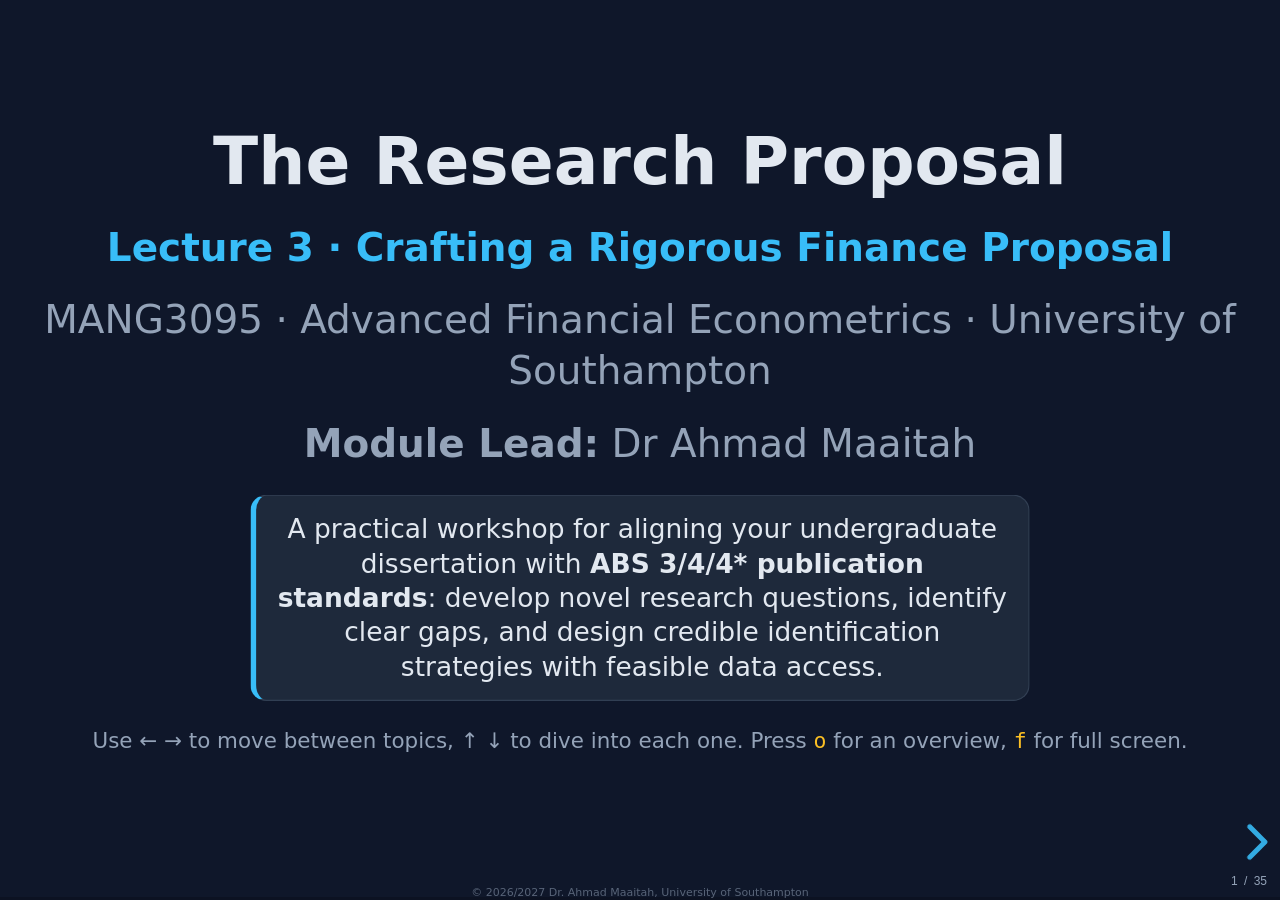
<file: lectures/lecture03/index.html>
<!DOCTYPE html>
<html lang="en">
<head>
<meta charset="utf-8">
<meta name="viewport" content="width=device-width, initial-scale=1.0, maximum-scale=1.0, user-scalable=no">
<title>Lecture 3 · The Research Proposal - MANG3095</title>
<link rel="stylesheet" href="../../assets/vendor/reveal/dist/reset.css">
<link rel="stylesheet" href="../../assets/vendor/reveal/dist/reveal.css">
<link rel="stylesheet" href="../../assets/vendor/reveal/dist/theme/black.css">
<link rel="stylesheet" href="../../assets/vendor/reveal/plugin/highlight/monokai.css">
<link rel="stylesheet" href="../../assets/vendor/katex/katex.min.css">
<link rel="stylesheet" href="../../assets/css/theme.css">
</head>
<body>
<div class="reveal">
<div class="slides">

<!-- ======================= TITLE ======================= -->
<section>
  <h1>The Research Proposal</h1>
  <h3>Lecture 3 · Crafting a Rigorous Finance Proposal</h3>
  <p class="muted">MANG3095 · Advanced Financial Econometrics · University of Southampton</p>
  <p class="muted"><b>Module Lead:</b> Dr Ahmad Maaitah</p>
  <div class="panel def small" style="max-width:680px;margin:1em auto">
    A practical workshop for aligning your undergraduate dissertation with <b>ABS 3/4/4* publication
    standards</b>: develop novel research questions, identify clear gaps, and design credible identification
    strategies with feasible data access.
  </div>
  <p class="tiny">Use ← → to move between topics, ↑ ↓ to dive into each one. Press <code>o</code> for an overview, <code>f</code> for full screen.</p>
</section>

<!-- ======================= AGENDA ======================= -->
<section>
  <h2>In this lecture</h2>
  <ul class="small">
    <li>What excellent research looks like, and the pitfalls examiners flag</li>
    <li>The proposal architecture and the research onion</li>
    <li>Four research domains with fully worked project designs (sustainable finance, DeFi, risk modelling)</li>
    <li>Data access for UG students and identification strategies</li>
    <li>Feasibility, timeline, the micro-literature review, and the proposal quality checklist</li>
    <li>A worked annotated proposal, section by section</li>
    <li><strong>Writing workshop:</strong> results, discussion, conclusions, and writing about data</li>
  </ul>
</section>

<!-- ======================= EXCELLENCE AND PITFALLS ======================= -->
<section>
  <section>
    <h2>What excellent research looks like</h2>
    <div class="cols">
      <div class="panel small"><b class="accent">Novel research question</b><br>A well-defined question that addresses
        an unexplored angle in your chosen domain.</div>
      <div class="panel small"><b class="accent">Clear literature gap</b><br>A demonstrable omission in existing
        scholarship that your study will fill.</div>
    </div>
    <div class="cols">
      <div class="panel small"><b class="accent2">Identified data sources</b><br>Accessible, appropriate datasets that
        enable robust empirical testing.</div>
      <div class="panel small"><b class="accent2">Credible identification</b><br>Sound methodology addressing
        endogeneity and establishing causal claims.</div>
    </div>
  </section>
  <section>
    <h3>Common pitfalls examiners flag</h3>
    <div class="cols">
      <div class="panel warn small">
        <b>Structural weaknesses</b>
        <ul class="small">
          <li>Vague or overly broad research questions</li>
          <li>Misalignment between the RQ and the literature gap</li>
          <li>Method unsuited to the research design</li>
        </ul>
      </div>
      <div class="panel warn small">
        <b>Execution concerns</b>
        <ul class="small">
          <li>Data availability not verified in advance</li>
          <li>No robustness or sensitivity analysis planned</li>
          <li>Feasibility unrealistic for a 12 to 16 week timeline</li>
        </ul>
      </div>
    </div>
    <div class="panel tip small">The key: ensure <b>tight integration</b> between your RQ, gap, method, identification
      strategy, data, and contribution.</div>
  </section>
  <section>
    <h3>Quick check: spot the proposal pitfall</h3>
    <div class="quiz" style="font-size:.6em;text-align:left">
      <div class="q">An excerpt from a draft proposal reads: "I will study the effect of interest rates on the economy
        using appropriate econometric methods on available data." Which pitfall is this?</div>
      <div class="opt">Plagiarism</div>
      <div class="opt" data-ok>Vagueness: no variable, market, period, method or dataset is named, so feasibility cannot be judged</div>
      <div class="opt">Too narrow a scope</div>
      <div class="opt">Missing references</div>
      <div class="explain">Every noun is generic: "the economy", "appropriate econometric methods", "available data".
        A rigorous proposal names the outcome, the sample, the identification and the data source, which is what the
        blueprint slide requires.</div>
    </div>
  </section>
  <section>
    <h3>The proposal architecture</h3>
    <table class="data small" style="margin:0 auto;font-size:.72em">
      <tr><th>Component</th><th>The question it answers</th></tr>
      <tr><td><b>Research question</b></td><td>What precisely do you seek to answer?</td></tr>
      <tr><td><b>Literature gap</b></td><td>Where does existing research fall short?</td></tr>
      <tr><td><b>Method and identification</b></td><td>How will you establish credible findings?</td></tr>
      <tr><td><b>Data and variables</b></td><td>What evidence will you analyse?</td></tr>
      <tr><td><b>Contribution</b></td><td>What new insights will you deliver?</td></tr>
    </table>
    <p class="small muted" style="margin-top:.5em">Use the <b>research onion</b> framework to scaffold each element
      systematically, ensuring coherence across all components.</p>
  </section>
  <section>
    <h3>Try it: allocate your proposal word budget</h3>
    <p class="tiny">The proposal has a hard limit of 2,000 words: slide each section's allocation and watch the stacked
      bar to see whether the words go where the marks are.</p>
    <div class="sim" id="sim-budget">
      <canvas id="cv-budget" width="880" height="190"></canvas>
      <div class="controls-row" id="ctl-budget"></div>
      <div class="note">Each coloured block is one section of the proposal; the dashed red marker is the 2,000-word
        limit. Fully deterministic: no simulation noise, just your allocation.</div>
    </div>
    <div class="panel tip small" style="font-size:.5em"><b>Reading the results.</b> The allocation mirrors the proposal
      architecture: the methodology is where examiners judge whether your findings will be credible, so it should carry
      the largest share, and the plan is what proves feasibility within the timeline. Starving the methodology to feed
      the literature review is exactly the imbalance the "Common pitfalls examiners flag" slide warns about, and
      running over 2,000 words breaks the one hard constraint behind the proposal blueprint checklist. Aim for a total
      between 1,800 and 2,000 words with the methodology at 500 or more.</div>
    <noscript><div class="sim-fallback">Interactive demo requires JavaScript: it provides five sliders, one per
      proposal section, and draws a stacked horizontal bar of the word allocation against the 2,000-word limit,
      flagging over-runs, unused words, an undersized methodology, and a literature review that outweighs the
      methodology.</div></noscript>
  </section>
</section>

<!-- ======================= DOMAINS AND WORKED PROJECTS ======================= -->
<section>
  <section>
    <h2>Choosing your research domain</h2>
    <div class="cols">
      <div class="panel small" style="font-size:.78em"><b class="accent">1 · Sustainable finance</b><br>ESG measurement divergence,
        environmental-social trade-offs, greenwashing detection, climate risk pricing.</div>
      <div class="panel small" style="font-size:.78em"><b class="accent">2 · Decentralised finance</b><br>Protocol valuation drivers,
        wealth concentration risk, governance token dynamics, DeFi vs TradFi efficiency.</div>
    </div>
    <div class="cols">
      <div class="panel small" style="font-size:.78em"><b class="accent2">3 · Algorithmic trading</b><br>Volatility mechanisms, liquidity
        provision, firm value channels, market microstructure impacts.</div>
      <div class="panel small" style="font-size:.78em"><b class="accent2">4 · Risk modelling</b><br>Credit default prediction, VaR
        improvement methods, tail risk estimation, systemic risk measurement.</div>
    </div>
    <p class="tiny muted">Each domain offers distinct data availability and methodological approaches suitable for a
      12 to 16 week undergraduate timeline.</p>
  </section>
  <section>
    <h3>Identifying genuine literature gaps</h3>
    <h4 class="muted">Live example: ESG rating divergence</h4>
    <p class="small">Major providers (MSCI, Sustainalytics, Refinitiv) frequently assign dramatically different scores
      to the <em>same</em> firm. This creates opportunities to examine:</p>
    <ul class="small">
      <li><b>Scope differences</b>: which activities each provider includes</li>
      <li><b>Measurement approaches</b>: raw metrics versus weighted composites</li>
      <li><b>Weighting schemes</b>: how the E, S and G pillars combine</li>
    </ul>
    <div class="panel def small">Recent studies document correlations <b>below 0.5</b> between providers, suggesting
      substantial room for rigorous new tests of consequences and determinants.</div>
  </section>
  <section>
    <h3>Spotting environmental-social trade-offs</h3>
    <div class="panel small"><b class="accent">The research opportunity</b>: firms may improve environmental scores
      whilst sacrificing social performance. Investigating <em>when</em> and <em>why</em> these trade-offs occur
      remains underexplored.</div>
    <ul class="small">
      <li>Potential mechanisms: resource reallocation, stakeholder prioritisation, and regulatory pressure focusing
        on climate over labour standards.</li>
      <li><b>Boundary conditions matter</b>: industry context, national regulation stringency, and firm ownership
        structure likely moderate these effects.</li>
    </ul>
  </section>
  <section>
    <h3>Sustainable finance project A: environmental-social trade-offs</h3>
    <p class="small muted">"Do improvements in environmental scores crowd out social performance?"</p>
    <table class="data small" style="margin:0 auto;font-size:.68em">
      <tr><th>01 Research question</th><th>02 Key aims</th><th>03 Contribution</th></tr>
      <tr>
        <td>Quantify whether gains in "E" dimensions correlate with declines in "S" metrics</td>
        <td>Identify boundary conditions by industry, regulatory regime, and firm characteristics</td>
        <td>Inform integrated sustainability strategies and challenge "win-win" assumptions</td>
      </tr>
    </table>
    <div class="panel small" style="margin-top:.6em;font-size:.75em">
      <b class="accent">Identification strategy:</b> panel regressions with firm and time fixed effects to control for
      unobserved heterogeneity; exploit policy or regulatory shocks as quasi-experiments to strengthen causal inference.<br>
      <b class="accent">Data sources:</b> Refinitiv (Asset4) granular E, S, G pillar scores and sub-metrics;
      Compustat/CRSP via WRDS for financial fundamentals and stock returns.<br>
      <b class="accent">Robustness:</b> compare results across MSCI and Sustainalytics to address provider-specific
      measurement bias.
    </div>
  </section>
  <section>
    <h3>Sustainable finance project B: ESG disagreement and asset pricing</h3>
    <p class="small muted">"Do portfolios formed on cross-provider ESG disagreement earn abnormal returns?"</p>
    <table class="data small" style="margin:0 auto;font-size:.68em">
      <tr><th>Portfolio construction</th><th>Performance testing</th><th>Robustness checks</th></tr>
      <tr>
        <td>Double-sort on disagreement level and ESG score</td>
        <td>Calculate factor-model alphas (Fama-French plus momentum)</td>
        <td>Implement placebo tests with alternative provider combinations</td>
      </tr>
    </table>
    <div class="panel tip small" style="margin-top:.6em">This design tests whether ESG rating uncertainty creates
      exploitable mispricings, contributing to debates on ESG integration in portfolio management.</div>
  </section>
  <section>
    <h3>DeFi project: protocol valuation</h3>
    <p class="small"><b>Research question:</b> which key performance indicators (total value locked (TVL), trading
      volume, fee generation, active users) predict DeFi protocol market capitalisation?</p>
    <table class="data small" style="margin:0 auto;font-size:.68em">
      <tr><th>1 · Panel fixed effects</th><th>2 · Granger causality</th><th>3 · Lag structures</th></tr>
      <tr>
        <td>Control for protocol and time-specific factors influencing valuations</td>
        <td>Establish temporal precedence between KPIs and market value changes</td>
        <td>Test varying lag lengths to capture delayed market reactions</td>
      </tr>
    </table>
    <div class="panel small" style="margin-top:.6em;font-size:.72em">
      <b class="accent">Primary data sources:</b> on-chain data extracted directly from blockchain explorers ·
      CoinGecko / GeckoTerminal aggregated protocol metrics and pricing · DEX-specific APIs (Uniswap, SushiSwap,
      Curve liquidity feeds).
    </div>
    <div class="panel warn small" style="font-size:.72em">Document your KPI construction methodology meticulously. Address
      <b>survivorship bias</b> by including defunct protocols, and detail all data-cleaning steps for replicability.</div>
  </section>
  <section>
    <h3>Risk modelling project: improving Value-at-Risk estimates</h3>
    <p class="small muted">"Can credibility-augmented VaR improve coverage in cryptocurrency markets?"</p>
    <div class="cols">
      <div class="panel small" style="font-size:.75em">
        <b class="accent">Methodology</b><br>
        Implement credibility theory adjustments to standard GARCH-VaR models, blending historical and
        forward-looking volatility estimates for crypto assets. Compare to benchmark GARCH, EWMA, and historical
        simulation VaR.
      </div>
      <div class="panel small" style="font-size:.75em">
        <b class="accent2">Validation tests</b>
        <ul class="small">
          <li>Unconditional Coverage (UC) test</li>
          <li>Conditional Coverage (CC) test</li>
          <li>Diebold-Mariano test for forecast accuracy</li>
        </ul>
      </div>
    </div>
  </section>
  <section>
    <h3>Stretch ideas for students</h3>
    <div class="panel small" style="font-size:.78em"><b class="accent">Extreme value theory</b>: model tail distributions explicitly using
      the Generalised Pareto Distribution for crypto return extremes.</div>
    <div class="panel small" style="font-size:.78em"><b class="accent">Systemic risk metrics</b>: CoVaR and VCoVaR to measure spillover
      effects across DeFi protocols or crypto exchanges.</div>
    <div class="panel small" style="font-size:.78em"><b class="accent">Intraday risk features</b>: construct realised volatility, jump
      components, and microstructure noise measures from tick data.</div>
  </section>
  <section>
    <h3>Data access for UG students</h3>
    <table class="data small" style="margin:0 auto;font-size:.6em">
      <tr><th>Source</th><th>What you get</th></tr>
      <tr><td><b>WRDS platform</b></td><td>Comprehensive financial databases: CRSP, Compustat, TAQ (high-frequency), IBES (analyst forecasts) via institutional subscription</td></tr>
      <tr><td><b>LSEG Workspace</b></td><td>Refinitiv Datastream and Eikon: extensive ESG scores, fundamental data, and real-time market insights</td></tr>
      <tr><td><b>Public APIs</b></td><td>CoinGecko, CoinMarketCap, Etherscan (on-chain data), and DEX aggregators for cryptocurrency information</td></tr>
      <tr><td><b>Bloomberg Terminal</b></td><td>Real-time financial market data, news, and analytics</td></tr>
      <tr><td><b>University Library</b></td><td>Academic journals, research databases and statistical software: library.soton.ac.uk/business/databases</td></tr>
    </table>
  </section>
</section>

<!-- ======================= METHODOLOGY AND FEASIBILITY ======================= -->
<section>
  <section>
    <h2>Building the methodology</h2>
    <h3>The research onion</h3>
    <table class="data small" style="margin:0 auto;font-size:.72em">
      <tr><th>Layer</th><th>Typical choice for a finance dissertation</th></tr>
      <tr><td>Philosophy</td><td>Positivist, empirical approach</td></tr>
      <tr><td>Strategy</td><td>Quantitative analysis of secondary data</td></tr>
      <tr><td>Sampling</td><td>Population definition and exclusions</td></tr>
      <tr><td>Method</td><td>Panel regression, DiD, or an ML pipeline</td></tr>
      <tr><td>Analysis</td><td>Statistical tests and robustness checks</td></tr>
    </table>
    <p class="tiny muted">The research onion is from Saunders, Lewis and Thornhill's Research Methods for Business Students.</p>
  </section>
  <section>
    <h3>Identification strategies overview</h3>
    <ol class="small" style="font-size:.78em">
      <li><b class="accent">Natural experiments and DiD</b>: exploit exogenous shocks or policy changes to establish causality.</li>
      <li><b class="accent">Instrumental variables</b>: use instruments correlated with the endogenous regressor but uncorrelated with the error term.</li>
      <li><b class="accent">Granger causality and panel FE</b>: test temporal precedence whilst controlling for unobserved heterogeneity.</li>
      <li><b class="accent">Mediation analysis</b>: decompose total effects into direct and indirect pathways (e.g. algorithmic trading volatility mechanisms).</li>
      <li><b class="accent">Robustness checks</b>: pre-specify falsification tests and sensitivity analyses to strengthen credibility.</li>
    </ol>
  </section>
  <section>
    <h3>Why your research matters</h3>
    <div class="panel def small"><b>Practical relevance:</b> high-quality dissertations influence regulatory policy,
      inform corporate strategy, and advance market efficiency debates.</div>
    <ul class="small">
      <li>The Bank of England's <i>Financial Stability in Focus</i> series on AI risk channels exemplifies how academic
        rigour translates into actionable insights for policymakers.</li>
      <li>Your contribution should explicitly address implications for <b>regulators, investors, or firm managers</b>.</li>
    </ul>
  </section>
  <section>
    <h3>Feasibility and timeline management</h3>
    <table class="data small" style="margin:0 auto;font-size:.68em">
      <tr><th>Weeks</th><th>Work</th></tr>
      <tr><td>1 to 2</td><td>Data access verification, literature mapping, RQ refinement</td></tr>
      <tr><td>3 to 4</td><td>Pre-analysis plan, ethics approval submission, pilot data collection</td></tr>
      <tr><td>5 to 8</td><td>Main data analysis, primary regression/ML runs, initial robustness checks</td></tr>
      <tr><td>9 to 11</td><td>Extended robustness grid, sensitivity analyses, result interpretation</td></tr>
      <tr><td>12 to 16</td><td>Draft writing, table and figure refinement, supervisor feedback incorporation, final submission</td></tr>
    </table>
  </section>
  <section>
    <h3>Writing the micro-literature review</h3>
    <h4 class="muted">The "Recently, However, Therefore" template</h4>
    <div class="panel small" style="font-size:.78em">
      <b class="accent">Recently,</b> scholars have documented significant divergence in ESG ratings across major
      providers (Berg et al., 2022; Gibson Brandon et al., 2021).<br><br>
      <b class="accent">However,</b> existing studies focus primarily on measurement causes rather than asset pricing
      consequences of this disagreement.<br><br>
      <b class="accent">Therefore,</b> this study examines whether cross-provider ESG disagreement creates exploitable
      portfolio alphas.
    </div>
    <p class="small">Anchor your review with <b>2 to 4 seminal papers</b> that directly address your gap. Demonstrate
      how your RQ extends or challenges current understanding.</p>
  </section>
  <section>
    <h3>Proposal blueprint and quality checklist</h3>
    <p class="small" style="font-size:.8em">Tick off what your draft proposal already has. Does every component connect logically? Can an
      examiner follow your reasoning from question to contribution?</p>
    <div class="panel small" id="ck-prop" style="text-align:left">
      <div class="cols">
        <div style="font-size:.72em">
          <b class="accent">Essential sections</b>
          <label style="display:block;margin:.18em 0"><input type="checkbox"> Research question and objectives</label>
          <label style="display:block;margin:.18em 0"><input type="checkbox"> Literature gap with anchor citations</label>
          <label style="display:block;margin:.18em 0"><input type="checkbox"> Method and identification strategy</label>
          <label style="display:block;margin:.18em 0"><input type="checkbox"> Data sources and variable definitions</label>
          <label style="display:block;margin:.18em 0"><input type="checkbox"> Practical contribution and relevance</label>
          <label style="display:block;margin:.18em 0"><input type="checkbox"> Risk mitigation and timeline</label>
        </div>
        <div style="font-size:.72em">
          <b class="accent2">Quality markers</b>
          <label style="display:block;margin:.18em 0"><input type="checkbox"> RQ maps to a testable empirical design</label>
          <label style="display:block;margin:.18em 0"><input type="checkbox"> Endogeneity explicitly addressed</label>
          <label style="display:block;margin:.18em 0"><input type="checkbox"> Data accessibility verified</label>
          <label style="display:block;margin:.18em 0"><input type="checkbox"> Evaluation metrics defined (for ML/risk)</label>
          <label style="display:block;margin:.18em 0"><input type="checkbox"> Robustness checks pre-planned</label>
        </div>
      </div>
      <div class="ck-ro" style="margin-top:.5em;font-weight:600;color:var(--accent)"></div>
    </div>
    <noscript><p class="tiny muted">Enable JavaScript to use the interactive checklist; the items still read as a static list.</p></noscript>
  </section>
</section>

<!-- ======================= ANNOTATED EXAMPLE PROPOSAL ======================= -->
<section>
  <section>
    <h2>A worked annotated proposal</h2>
    <p class="small">The module provides a <b>shortened example proposal</b> for teaching purposes
      ("Bouncing back: can introducing yoyos into UK retail workplaces improve employee productivity and job
      satisfaction?"). Key points before you read it:</p>
    <ul class="small" style="font-size:.8em">
      <li><b>The format is not fixed</b>: agree variations to the structure and content with your supervisor, depending
        on the needs of your research.</li>
      <li><b>Choice and flexibility</b>: the example uses a mixed-methods design, but you can choose qualitative,
        quantitative, or mixed methods. Pick a design that fits the aim and is practical in the time available.</li>
      <li><b>Word counts are guidance only</b>, provided you stay within the overall limit of <b>2,000 words</b>.</li>
      <li><b>Use Harvard referencing</b> conventions throughout (SBS requirements).</li>
    </ul>
  </section>
  <section>
    <h3>The example proposal, section by section</h3>
    <table class="data small" style="margin:0 auto;font-size:.6em">
      <tr><th>Section</th><th>Approx. words</th><th>What goes in it</th></tr>
      <tr><td>1 · Research background, aims, objectives and RQ</td><td>200 to 300</td><td>Context for the focus; the main aim; objectives (each tied to an analysis); the research question; the potential contribution to academia, practice or policy</td></tr>
      <tr><td>2 · Mini-literature review</td><td>600 to 800</td><td>Intro sentence; relevant theories and their fit to the RQ; case studies with strengths and weaknesses; the gap and why your intervention/topic; summary paragraph</td></tr>
      <tr><td>3 · Methodology and data collection</td><td>600 to 800</td><td>Methodology (e.g. pragmatism), design choice with references; how each data type is analysed; limitations; data source, sample and population; ethics; summary paragraph</td></tr>
      <tr><td>4 · Practical value of the study</td><td>approx. 150</td><td>Who benefits and how; implications for practice; contribution to broader understanding</td></tr>
      <tr><td>5 · Conclusion (optional)</td><td>100 to 150</td><td>How each element aligns with the aims; why the study is worth doing</td></tr>
      <tr><td>6 · Plan of proposed timescale</td><td>50 to 100</td><td>Key milestones over the seven months, with a timeline figure</td></tr>
      <tr><td>References</td><td></td><td>Harvard format (the example's references are invented but correctly formatted)</td></tr>
    </table>
  </section>
  <section>
    <h3>What the example does well (1/2)</h3>
    <ul class="small" style="font-size:.75em">
      <li><b>Aim with an embedded gap:</b> "Recent research suggests that unconventional workplace practices ... can
        influence employee engagement and motivation (North, 2022). <b class="accent">However, little is known</b>
        about the specific impacts of these practices on job performance and satisfaction in retail settings."</li>
      <li><b>Objectives tied to analyses:</b> "Investigate the relationship between yoyo use and employee productivity
        via X statistical analysis of ..."; "Explore how yoyo use influences job satisfaction via thematic analysis
        of ..."; "Synthesise findings by ..."</li>
      <li><b>A single clear RQ:</b> "What impact does the use of yoyos in the workplace have on employee productivity
        and job satisfaction in the UK retail industry?"</li>
      <li><b>Literature review that builds to the gap:</b> theories (Self-Determination Theory, Social Exchange
        Theory), case studies of gamification, then the gap on specific play objects, with reasons for the choice.</li>
    </ul>
  </section>
  <section>
    <h3>What the example does well (2/2)</h3>
    <ul class="small" style="font-size:.75em">
      <li><b>Methodology justified by references:</b> pragmatism as the methodology, a mixed-methods design capturing
        quantitative productivity metrics and qualitative satisfaction themes, each choice supported by prior studies;
        limitations stated openly.</li>
      <li><b>Data collection specifics:</b> surveys and observations across Southampton retail stores over a two-week
        trial; sample and population defined; strengths and weaknesses of each instrument; <b>ethical considerations
        in collection, storage and analysis</b>.</li>
      <li><b>Practical value:</b> implications for retail employee engagement strategies, applications for similar
        play-based interventions, contribution to workplace innovation.</li>
      <li><b>Summary sentences everywhere:</b> each section ends by saying what was covered and why it helps the study
        "fit together" coherently.</li>
    </ul>
    <div class="panel tip small">For an empirical finance dissertation, replace the mixed-methods elements with your
      statistical model and measures of the key variables; the architecture stays the same.</div>
  </section>
</section>

<!-- ======================= WRITING WORKSHOP ======================= -->
<section>
  <section>
    <h2>Writing workshop</h2>
    <h3>Reporting results</h3>
    <ul class="small">
      <li>The results section <b>clearly describes the findings</b>, usually in both diagrams and text.</li>
      <li><b class="bad">Do not start to interpret the results</b>: interpretation belongs to the discussion section,
        which comes next.</li>
      <li>Data are analysed with statistical techniques and presented in <b>tables, graphs or charts</b>.</li>
    </ul>
    <div class="panel small" style="font-size:.72em">
      <b>Elements of a results section, in order:</b><br>
      Introduction to the results (overview) → statement showing <b>where</b> the results can be found → statement
      presenting the <b>most important findings</b> → statement <b>commenting</b> on the results (summary,
      re-organisation to show trends and tendencies, conclusion from the results).
    </div>
  </section>
  <section>
    <h3>Results: worked example and answers</h3>
    <div class="panel small" style="font-size:.6em;text-align:left">
      <sup>1</sup>Two groups of students in Higher Education (Group A and Group B) on a one-year pre-Masters EAP course,
      each comprising 50 students, were taught academic writing by different methods and compared. <sup>2</sup>Figure 3
      displays the mean percentile scores on the five subsections of the academic writing test. <sup>3</sup>Students in
      Group B, which used the computer assisted facilities, performed considerably better than their non
      computer-assisted peers on all five subsections of the test, by more than two to one in terms of scores attained
      in each of the subcategories. <sup>4</sup>For example, in the task achievement subcategory, Group A scored an
      average of 80 percent, while Group B students scored an average of 14 percent. (+ chart)
    </div>
    <table class="data small" style="margin:.5em auto;font-size:.62em">
      <tr><th>Sentence</th><th>Element</th></tr>
      <tr><td>1</td><td>Overview</td></tr>
      <tr><td>2</td><td>Statement showing where the results can be found</td></tr>
      <tr><td>3</td><td>Statement presenting the most important findings</td></tr>
      <tr><td>4</td><td>Statement presenting the most important findings</td></tr>
    </table>
    <p class="tiny muted">Useful language: "As can be seen from Table 1, ..." · "It can be seen in Figure 2 that ..." ·
      "From the figures it may be inferred that ..." · "The graph shows that ..."</p>
  </section>
  <section>
    <h3>The discussion section</h3>
    <p class="small">The discussion takes a <b>broad view</b> and puts the research in a wider context, moving from the
      narrow specific focus to a more general view. It must clearly show how the results lead to the conclusions being
      drawn, including <b>limitations</b> and <b>possible explanations</b> for the results.</p>
    <div class="panel small" style="font-size:.72em">
      <b>Elements of a discussion section, in order</b> (Weissberg and Buker, 1990; Hopkins and Dudley-Evans, 1988;
      Swales and Feak, 1994):<br>
      Reference to the main purpose of the study → generalised review of the most important findings → possible
      explanations for the findings → comparison with expected results and other studies → limitations that restrict
      how far the findings can be generalised.
    </div>
  </section>
  <section>
    <h3>Discussion: worked example and answers</h3>
    <p class="small" style="font-size:.7em">Gillett's discussion, sentence by sentence (condensed):</p>
    <table class="data small" style="margin:0 auto;font-size:.55em">
      <tr><th>Sentence</th><th>Element</th></tr>
      <tr><td>1 · "The purpose of the study was to investigate whether students ... would benefit from computer assisted instruction."</td><td>Reference to main purpose</td></tr>
      <tr><td>2 · "The findings clearly suggest that they do."</td><td>Summary of findings: general</td></tr>
      <tr><td>3 · "The students who took part ... outperformed those who followed the traditional course in every aspect ..."</td><td>Summary of findings: most important</td></tr>
      <tr><td>4, 5, 6 · particular strengths in task achievement; individually directed materials; more time on the course</td><td>Possible explanations</td></tr>
      <tr><td>7 · "This supports and adds to the findings of Jones and Smith (1997) and Harris (2002) ..."</td><td>Comparison with other studies</td></tr>
      <tr><td>8, 9, 10, 11 · a step towards justification; narrow range of subjects and countries; may not transfer to other students</td><td>Limitations</td></tr>
      <tr><td>12 · "The approach ... should be replicated with other students in other subject areas ..."</td><td>Need for further research</td></tr>
    </table>
  </section>
  <section>
    <h3>Writing conclusions</h3>
    <p class="small">The conclusion shows that the main purpose of the piece of writing has been achieved:</p>
    <ol class="small">
      <li>Recall the issues raised in the introduction: what was the purpose of the piece of writing?</li>
      <li>Draw together the points made in the main body</li>
      <li>Come to a <b>clear conclusion</b></li>
    </ol>
    <p class="small">It should clearly signal to the reader that the writing is finished and leave a clear impression
      that the purpose has been achieved.</p>
    <div class="panel small" style="font-size:.62em;text-align:left">
      <b>Example (5 sentences):</b> <sup>1</sup>During the past 10 years, the use of computers in education has
      increased dramatically ... <sup>2</sup>However, there has been very little research reported on the effectiveness
      of such use. <sup>3</sup>The purpose of the present study was therefore to ascertain the effectiveness of using
      computer-assisted instruction ... <sup>4</sup>The findings clearly suggest that the inclusion of web-based
      materials ... is effective. <sup>5</sup>Further research is needed, however, before the use of such materials can
      be recommended for all students in all subject areas at all levels.
    </div>
    <p class="tiny muted">Useful language: "In brief, ..." · "To conclude, ..." · "It is generally accepted that ..." ·
      "Therefore, it can be concluded that ..." · "On this basis, it may be inferred that ..." ·
      "In conclusion, we may say that ..."</p>
  </section>
  <section>
    <h3>Writing about data: commentary on a table</h3>
    <p class="small">Complete the introduction to the table and the commentary below it:</p>
    <p class="small muted" style="font-size:.75em">Table 1 below shows <em>the income, expenditure and profit of small business XYZ
      in 2015 and 2016</em>:</p>
    <table class="data small" style="margin:0 auto;font-size:.7em">
      <tr><th>Small business XYZ</th><th>2015</th><th>2016</th></tr>
      <tr><td>Income</td><td>£100,000</td><td>£200,000</td></tr>
      <tr><td>Expenditure</td><td>£20,000</td><td>£60,000</td></tr>
      <tr><td>Profit</td><td>£80,000</td><td>£140,000</td></tr>
    </table>
    <div class="panel small" style="font-size:.68em;margin-top:.5em">"As can be seen from <b class="accent">Table 1</b>, income
      <b class="accent">doubled</b> from £100,000 in 2015 to £200,000 in <b class="accent">2016</b>. However, the
      increase in profit was only <b class="accent">75</b>% for the same period, due to the significant increase in
      expenditure (200%) from £20,000 to <b class="accent">£60,000</b>. The reasons for this increase are not given,
      but such a marked increase in expenditure highlights the need for further investigation, as ... (additional
      discussion would be added here)."</div>
  </section>
  <section>
    <h3>Check yourself: results, discussion and data</h3>
    <div class="quiz small">
      <div class="q">1. Income rose from £100,000 to £200,000 and profit from £80,000 to £140,000. The percentage increase in profit was:</div>
      <span class="opt">100%</span>
      <span class="opt" data-ok>75%</span>
      <span class="opt">60%</span>
      <div class="explain">(140,000 - 80,000) / 80,000 = 0.75, so 75%. Income doubled (a 100% rise) but expenditure tripled (a 200% rise), so profit grew more slowly than income.</div>
    </div>
    <div class="quiz small">
      <div class="q">2. "Figure 3 displays the mean percentile scores on the five subsections of the test." In a results section this sentence is:</div>
      <span class="opt">A statement presenting the most important findings</span>
      <span class="opt" data-ok>A statement showing where the results can be found</span>
      <span class="opt">An interpretation of the results</span>
      <div class="explain">It points the reader to the location of the results (the figure). The headline findings come next; interpretation is saved for the discussion.</div>
    </div>
    <div class="quiz small">
      <div class="q">3. Where do possible explanations for your findings belong?</div>
      <span class="opt">The results section</span>
      <span class="opt" data-ok>The discussion section</span>
      <span class="opt">The references</span>
      <div class="explain">The results section describes; the discussion interprets: purpose, summary of findings, possible explanations, comparison with other studies, limitations, and further research.</div>
    </div>
  </section>
</section>

<!-- ======================= SUMMARY ======================= -->
<section>
  <h2>Summary</h2>
  <ul class="small" style="font-size:.85em">
    <li>Excellent proposals tie together a <strong>novel RQ, a clear gap, credible identification, verified data</strong> and an explicit contribution.</li>
    <li>Four ready domains: sustainable finance, DeFi, algorithmic trading and risk modelling, each with worked designs and data sources.</li>
    <li>Plan for the <strong>12 to 16 week</strong> execution timeline and pre-plan robustness checks.</li>
    <li>The micro-literature review follows <strong>"Recently, However, Therefore"</strong>, anchored by 2 to 4 seminal papers.</li>
    <li>Results describe, the <strong>discussion interprets</strong>, and the conclusion recalls, draws together, and concludes.</li>
    <li>Thank you for your attention! For administrative queries or detailed follow-up, contact the research support team.</li>
  </ul>
  <div class="files" style="justify-content:center;margin-top:.8em">
    <a href="../../">Hub</a>
    <a href="../lecture02/">← Lecture 2</a>
    <a href="../lecture04/">Lecture 4 →</a>
  </div>
</section>

<!-- ======================= REFERENCES ======================= -->
<section>
  <h2>References</h2>
  <ul class="refs" style="font-size:.55em">
    <li><b>MANG3095 course materials:</b> <i>Example Annotated Dissertation Proposal</i>; <i>Week 3 Results</i>, <i>Week 3 Discussion</i>, <i>Week 3 Conclusions</i> and <i>Writing About Data</i> worksheets (Understanding Your Project Scope series), University of Southampton; worksheets adapted with permission from uefap.com.</li>
    <li>Berg, F., Koelbel, J.F. and Rigobon, R. (2022) 'Aggregate confusion: the divergence of ESG ratings', <i>Review of Finance</i>, 26(6), pp. 1315-1344.</li>
    <li>Gibson Brandon, R., Krueger, P. and Schmidt, P.S. (2021) 'ESG rating disagreement and stock returns', <i>Financial Analysts Journal</i>, 77(4), pp. 104-127.</li>
    <li>Saunders, M., Lewis, P. and Thornhill, A. (2019) <i>Research Methods for Business Students</i>. 8th edn. Harlow: Pearson (the research onion).</li>
    <li>Fama, E.F. and French, K.R. (2015) 'A five-factor asset pricing model', <i>Journal of Financial Economics</i>, 116(1), pp. 1-22 (factor-model alphas).</li>
    <li>Diebold, F.X. and Mariano, R.S. (1995) 'Comparing predictive accuracy', <i>Journal of Business &amp; Economic Statistics</i>, 13(3), pp. 253-263.</li>
    <li>Kupiec, P.H. (1995) 'Techniques for verifying the accuracy of risk measurement models', <i>Journal of Derivatives</i>, 3(2), pp. 73-84 (unconditional coverage); Christoffersen, P.F. (1998) 'Evaluating interval forecasts', <i>International Economic Review</i>, 39(4), pp. 841-862 (conditional coverage).</li>
    <li>Adrian, T. and Brunnermeier, M.K. (2016) 'CoVaR', <i>American Economic Review</i>, 106(7), pp. 1705-1741.</li>
    <li>Weissberg, R. and Buker, S. (1990) <i>Writing Up Research</i>. Englewood Cliffs, NJ: Prentice Hall; Hopkins, A. and Dudley-Evans, T. (1988); Swales, J.M. and Feak, C.B. (1994) <i>Academic Writing for Graduate Students</i>. Ann Arbor: University of Michigan Press.</li>
    <li>Gillett, A.J. (n.d.) <i>Using English for Academic Purposes</i>: http://www.uefap.com/writing/genre/genrefram.htm; University of Manchester, <i>Academic Phrasebank</i>; Bank of England, <i>Financial Stability in Focus</i> series.</li>
  </ul>
</section>

</div>
</div>

<script src="../../assets/vendor/reveal/dist/reveal.js"></script>
<script src="../../assets/vendor/reveal/plugin/highlight/highlight.js"></script>
<script src="../../assets/vendor/katex/katex.min.js"></script>
<script src="../../assets/vendor/katex/contrib/auto-render.min.js"></script>
<script src="../../assets/js/stats.js"></script>
<script src="../../assets/js/sim-core.js"></script>
<script>
'use strict';
Reveal.initialize({
  hash: true, slideNumber: 'c/t', width: 1050, height: 700, margin: 0.06,
  plugins: [RevealHighlight]
});
Reveal.on('ready', function () {
  document.querySelectorAll('.slides section').forEach(function (s) {
    renderMathInElement(s, {
      delimiters: [
        { left: '$$', right: '$$', display: true },
        { left: '\\(', right: '\\)', display: false }
      ]
    });
  });
});
SIM.initQuiz();

/* interactive checklist: proposal blueprint */
(function () {
  var box = document.getElementById('ck-prop');
  if (!box) return;
  var ro = box.querySelector('.ck-ro');
  function upd() {
    var all = box.querySelectorAll('input[type=checkbox]');
    var done = 0;
    all.forEach(function (c) { if (c.checked) done += 1; });
    var pct = all.length ? Math.round(100 * done / all.length) : 0;
    ro.textContent = done + ' of ' + all.length + ' items in place (' + pct + '%)' +
      (done === all.length && all.length > 0 ? ' · examiner-ready!' : '');
  }
  box.addEventListener('change', upd);
  upd();
})();

/* ---------- SIM: the word-budget allocator (deterministic, no randomness) ---------- */
(function () {
  var ctl = document.getElementById('ctl-budget');
  if (!ctl) return;
  var LIMIT = 2000;
  var S = [
    { name: 'introduction and motivation',        short: 'intro',       w: 300, min: 100, max: 600, color: SIM.colors.accent },
    { name: 'literature and the gap',             short: 'literature',  w: 500, min: 200, max: 800, color: SIM.colors.accent2 },
    { name: 'data and sample',                    short: 'data',        w: 300, min: 100, max: 600, color: SIM.colors.good },
    { name: 'methodology',                        short: 'methodology', w: 600, min: 200, max: 900, color: '#94a3b8' },
    { name: 'plan, feasibility and references',   short: 'plan',        w: 300, min: 100, max: 600, color: '#64748b' }
  ];
  function draw() {
    var total = 0, i;
    for (i = 0; i < S.length; i++) total += S[i].w;
    var p = new SIM.Plot('cv-budget', {
      xmin: 0, xmax: 2600, ymin: 0, ymax: 1,
      xlabel: 'words', ylabel: '',
      title: 'Stacked word allocation (dashed marker: limit 2,000 words)'
    });
    p.clear(); p.axes({ yticks: [] });
    var x0 = 0;
    for (i = 0; i < S.length; i++) {
      var x1 = x0 + S[i].w;
      p.shade(x0, x1, { color: S[i].color });
      if (S[i].w >= 250) {
        p.label((x0 + x1) / 2, 0.62, S[i].short, { align: 'center', baseline: 'middle', size: 11, bold: true, color: '#0f172a' });
      }
      p.label((x0 + x1) / 2, 0.34, String(S[i].w), { align: 'center', baseline: 'middle', size: 10, color: '#0f172a' });
      x0 = x1;
    }
    p.vline(LIMIT, { color: SIM.colors.bad, width: 2, dash: [6, 5] });
    var msg;
    if (total > LIMIT) {
      msg = '<span style="color:#f87171">over the limit by ' + (total - LIMIT) + ' words: examiners stop reading</span>';
    } else if (total < 1800) {
      msg = '<span style="color:#fbbf24">' + (LIMIT - total) + ' words unused: the methodology or the gap can carry more detail</span>';
    } else {
      msg = '<span style="color:#34d399">within budget</span>';
    }
    var guide = [];
    if (S[3].w < 500) guide.push('methodology is the section examiners weigh most; under 500 words rarely convinces');
    if (S[1].w > S[3].w) guide.push('more literature than methodology is the classic imbalance the deck\'s pitfalls slide flags');
    document.getElementById('ro-budget').innerHTML =
      'total = <b>' + total + ' words</b> &middot; ' + msg +
      (guide.length ? '<br><span style="color:#fbbf24">' + guide.join(' &middot; ') + '</span>' : '');
  }
  S.forEach(function (sec, idx) {
    SIM.slider(ctl, { label: sec.name, min: sec.min, max: sec.max, step: 50, value: sec.w, fmt: function (v) { return v.toFixed(0); } },
      function (v) { S[idx].w = v; draw(); });
  });
  var ro = document.createElement('div');
  ro.id = 'ro-budget'; ro.className = 'readout'; ro.style.fontSize = '.55em';
  ctl.appendChild(ro);
  draw();
})();
</script>
<script src="../../assets/js/pyrun.js"></script>
<!-- editorial: the source PDF's PDF-extraction artefacts ("12316 week", "environmental3social", "Weeks 132") are restored to their intended ranges (12 to 16 weeks, environmental-social, weeks 1 to 2, etc.). The closing "Thank You" page is merged into the Summary slide. The annotated example proposal's bracketed guidance notes and section word counts are consolidated into the section-by-section table and the two "what the example does well" slides; the blank example timeline figure (Figure 1) is represented by the timescale row of the table. -->
</body>
</html>
</file>
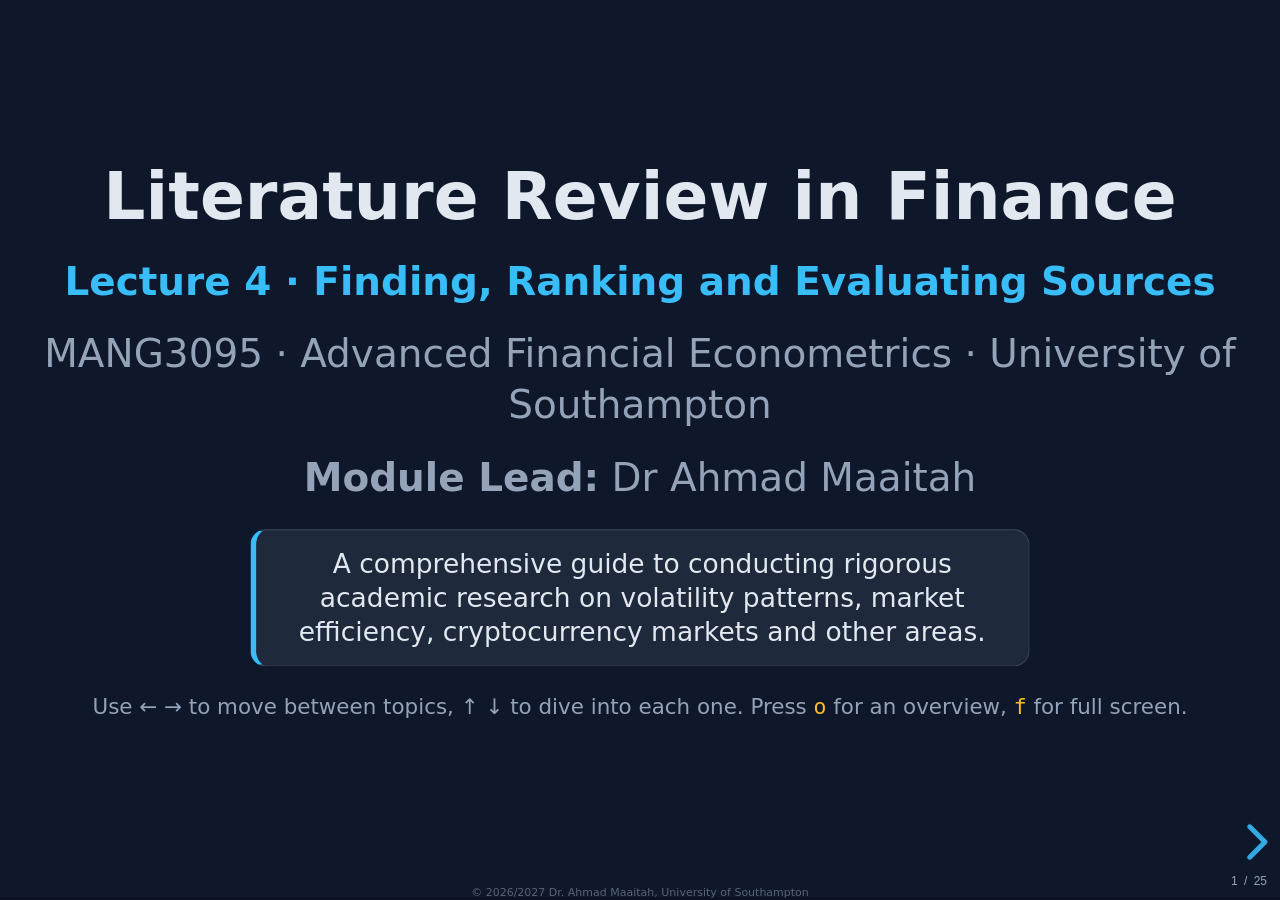
<file: lectures/lecture04/index.html>
<!DOCTYPE html>
<html lang="en">
<head>
<meta charset="utf-8">
<meta name="viewport" content="width=device-width, initial-scale=1.0, maximum-scale=1.0, user-scalable=no">
<title>Lecture 4 · Literature Review in Finance - MANG3095</title>
<link rel="stylesheet" href="../../assets/vendor/reveal/dist/reset.css">
<link rel="stylesheet" href="../../assets/vendor/reveal/dist/reveal.css">
<link rel="stylesheet" href="../../assets/vendor/reveal/dist/theme/black.css">
<link rel="stylesheet" href="../../assets/vendor/reveal/plugin/highlight/monokai.css">
<link rel="stylesheet" href="../../assets/vendor/katex/katex.min.css">
<link rel="stylesheet" href="../../assets/css/theme.css">
<style>
/* ABS explorer widget (this unit only) */
.absx { text-align: left; font-size: .5em; }
.absx .absbar { display: flex; gap: 6px; flex-wrap: wrap; align-items: center; margin-bottom: 8px; }
.absx input[type="text"] {
  flex: 1 1 240px; min-width: 200px; background: #0b1220; border: 1px solid #334155;
  border-radius: 8px; color: #e2e8f0; padding: 7px 12px; font-size: 1em; font-family: inherit; }
.absx input[type="text"]:focus { outline: none; border-color: var(--accent); }
.absx button {
  background: #1e293b; border: 1px solid #334155; border-radius: 8px; color: #cbd5e1;
  padding: 5px 12px; font-size: .95em; cursor: pointer; font-family: inherit; }
.absx button.on { background: #0b1220; color: var(--accent); border-color: var(--accent); }
.absx .abswrap { max-height: 380px; overflow-y: auto; border: 1px solid #1e293b; border-radius: 10px; }
.absx table { width: 100%; border-collapse: collapse; }
.absx th, .absx td { padding: 4px 10px; border-bottom: 1px solid #1e293b; text-align: left; }
.absx th { position: sticky; top: 0; background: #16213a; color: var(--accent); z-index: 1; }
.absx td.star { color: var(--accent2); font-weight: 700; white-space: nowrap; }
.absx .newtag { font-size: .85em; color: var(--good); }
.absx .count { margin-left: auto; color: #94a3b8; font-size: .9em; }
/* abstract labelling task (this unit only) */
.abst { text-align: left; font-size: .52em; }
.abst .sent { background: var(--panel2, #16213a); border: 1px solid #1e293b; border-radius: 10px;
  padding: 8px 12px; margin: 6px 0; }
.abst .sent .btns { margin-top: 6px; display: flex; gap: 6px; flex-wrap: wrap; }
.abst .sent button { background: #1e293b; border: 1px solid #334155; border-radius: 7px;
  color: #cbd5e1; padding: 3px 10px; font-size: .95em; cursor: pointer; font-family: inherit; }
.abst .sent.right { border-color: var(--good); }
.abst .sent.wrongpick { border-color: var(--bad); }
.abst .sent .verdict { font-size: .9em; margin-top: 4px; }
</style>
</head>
<body>
<div class="reveal">
<div class="slides">

<!-- ======================= TITLE ======================= -->
<section>
  <h1>Literature Review in Finance</h1>
  <h3>Lecture 4 · Finding, Ranking and Evaluating Sources</h3>
  <p class="muted">MANG3095 · Advanced Financial Econometrics · University of Southampton</p>
  <p class="muted"><b>Module Lead:</b> Dr Ahmad Maaitah</p>
  <div class="panel def small" style="max-width:680px;margin:1em auto">
    A comprehensive guide to conducting rigorous academic research on volatility patterns,
    market efficiency, cryptocurrency markets and other areas.
  </div>
  <p class="tiny">Use &larr; &rarr; to move between topics, &uarr; &darr; to dive into each one. Press <code>o</code> for an overview, <code>f</code> for full screen.</p>
</section>

<!-- ======================= AGENDA ======================= -->
<section>
  <h2>In this lecture</h2>
  <ul>
    <li>What a literature review is and why it anchors your project</li>
    <li>Defining the research question and building a search strategy</li>
    <li>Databases, journal quality and the <strong>ABS Academic Journal Guide</strong> (interactive explorer)</li>
    <li>Evaluating sources systematically with the module template</li>
    <li>Themes, trends and gaps in volatility and crypto research</li>
    <li>Writing the review: synthesise, do not summarise</li>
    <li>Writing the <strong>abstract</strong> of your own report</li>
  </ul>
</section>

<!-- ======================= FOUNDATIONS ======================= -->
<section>
  <section>
    <h2>Purpose and strategic scope</h2>
    <p class="small">A well-crafted literature review serves as the <strong>foundation for original research</strong>,
      enabling scholars to understand the current state of knowledge on many areas within finance,
      such as volatility in traditional finance and emerging cryptocurrency markets.</p>
    <div class="cols">
      <div class="panel small"><b class="accent">Survey existing theories and models</b><br>GARCH, EMH, behavioural finance frameworks</div>
      <div class="panel small"><b class="accent">Identify research gaps</b><br>in specific fields like crypto market anomalies</div>
    </div>
    <div class="cols">
      <div class="panel small"><b class="accent2">Prevent duplication</b><br>know what has already been done before you start</div>
      <div class="panel small"><b class="accent2">Build upon established findings</b><br>position your contribution on solid ground</div>
    </div>
    <p class="tiny muted">This systematic approach helps researchers identify theoretical frameworks, established
      methodologies and empirical findings that shape our understanding of market behaviour.</p>
  </section>
  <section>
    <h3>What is a literature review?</h3>
    <div class="cols">
      <div class="panel small"><b class="accent">Comprehensive survey</b><br>
        A systematic examination of scholarly works, including peer-reviewed articles, books, theses
        and working papers on a specific topic.</div>
      <div class="panel small"><b class="accent">Theoretical foundation</b><br>
        Summarises key theories such as the Efficient Market Hypothesis and GARCH models, explaining
        their development and applications.</div>
    </div>
    <div class="cols">
      <div class="panel small"><b class="accent2">Research connections</b><br>
        Reveals relationships, conflicts and gaps in existing research, showing how studies build
        upon or challenge each other.</div>
      <div class="panel small"><b class="accent2">Contextual positioning</b><br>
        Establishes the foundation for your contribution by situating your work within the broader
        academic conversation.</div>
    </div>
  </section>
  <section>
    <h3>Define your research question</h3>
    <div class="panel small"><b class="accent">01 · Start with clarity</b> - develop a focused topic such as
      "Volatility patterns in cryptocurrency versus stock markets" or
      "News impact on commodities price fluctuations".</div>
    <div class="panel small"><b class="accent">02 · Determine scope</b> - define asset classes (equities, commodities,
      crypto), geographic markets and temporal boundaries for your investigation.</div>
    <div class="panel small"><b class="accent">03 · Maintain flexibility</b> - refine your question iteratively as you
      encounter new literature and discover emerging themes in the field.</div>
    <p class="tiny muted">Your question drives every later choice: keywords, databases, journals, and eventually
      the data and methods you will meet in Week 5 onwards.</p>
  </section>
  <section>
    <h3>Develop keywords and a search strategy</h3>
    <p class="small"><b>Building your search architecture.</b> Effective literature searches require a comprehensive
      vocabulary that captures all relevant research. Begin by listing key concepts and their synonyms,
      then employ Boolean operators to combine terms strategically.</p>
    <table class="data" style="font-size:.55em">
      <tr><th>Concept family</th><th>Search vocabulary</th></tr>
      <tr><td>Volatility concepts</td><td>risk, fluctuation, variance, standard deviation, price swings</td></tr>
      <tr><td>Cryptocurrency terms</td><td>Bitcoin, Ethereum, altcoins, digital assets, blockchain</td></tr>
      <tr><td>Market efficiency</td><td>EMH, anomalies, predictability, information asymmetry</td></tr>
      <tr><td>Boolean logic</td><td>use AND / OR to refine searches, e.g. volatility AND cryptocurrency</td></tr>
    </table>
    <div class="panel tip small">Update your keyword list continuously as you discover new terminology in influential papers.</div>
  </section>
  <section>
    <h3>Search scholarly databases</h3>
    <div class="cols">
      <div class="panel small"><b class="accent">Google Scholar</b><br>Broad coverage across disciplines with
        citation tracking and "cited by" features.</div>
      <div class="panel small"><b class="accent">SSRN &amp; EconLit</b><br>Specialised finance and economics
        repositories with working papers and published research.</div>
      <div class="panel small"><b class="accent">JSTOR &amp; Scopus</b><br>University library resources providing
        full-text access to peer-reviewed journals.</div>
    </div>
    <div class="panel def small"><b>Stay organised.</b> Utilise reference management tools such as Zotero or Mendeley
      to organise sources systematically and maintain proper citations throughout your research process.
      See also LibGuides@Southampton (Springshare): Research Services.</div>
  </section>
  <section>
    <h3>Try it: the literature search funnel</h3>
    <p class="tiny">Every search strategy is a funnel: keywords and databases decide how much you find,
      screening and snowballing decide what you actually read. Move the sliders and watch the papers flow through.</p>
    <div class="sim" id="sim-fun">
      <canvas id="cv-funnel" width="880" height="240"></canvas>
      <div class="controls-row" id="ctl-fun"></div>
      <div class="note">A deterministic pipeline in the PRISMA spirit: papers identified across databases,
        de-duplicated, screened on title and abstract, then included in full text plus snowballed references.
        Bar widths use a log scale so every stage stays visible.</div>
    </div>
    <div class="panel tip small" style="font-size:.5em"><b>Reading the results.</b> Breadth and databases control what
      you find: the keyword table two slides back is how you widen the top of the funnel, and each extra database adds
      coverage but also duplicates. Strictness is your title and abstract screen, the first pass of the critical
      evaluation framework later in this deck; snowballing (chasing reference lists and "cited by" links) catches
      papers that keyword searches miss. Whatever lands in the final bar is the set you log, one row per paper, in the
      evaluating-sources template, so aim for a green verdict: enough papers to synthesise themes, few enough to read
      critically.</div>
    <noscript><div class="sim-fallback">Interactive demo requires JavaScript: it models a deterministic literature
      search funnel with sliders for keyword breadth, databases searched, screening strictness and snowballing rounds,
      showing how many papers are identified, de-duplicated, screened and finally included in your review, with a
      verdict on whether the final corpus is too thin, realistic, or more than you can critically evaluate.</div></noscript>
  </section>
</section>

<!-- ======================= JOURNAL QUALITY + ABS EXPLORER ======================= -->
<section>
  <section>
    <h2>Focus on high-quality journals</h2>
    <div class="panel small"><b class="accent">Top-tier finance journals.</b> Prioritise ABS 3, 4 and 4* rated journals
      for credibility and methodological rigour. Leading examples include the <i>Journal of Finance</i>,
      <i>Journal of Financial Economics</i> and <i>Review of Financial Studies</i>, plus strong field journals
      such as the <i>Journal of Banking and Finance</i> and <i>Energy Economics</i>.</div>
    <div class="panel small"><b class="accent">Quality indicators.</b> Consult the Chartered ABS Academic Journal
      Guide (AJG 2024) or the Financial Times Top 50 journal list to identify respected publications in your field.</div>
    <div class="panel small"><b class="accent">Research reliability.</b> High-quality sources enhance the reliability
      of your literature review and ensure your work builds upon robust empirical foundations.</div>
    <p class="small muted">&#9660; explore the actual 2024 guide below</p>
  </section>
  <section>
    <h3>ABS ranking explorer - AJG 2024</h3>
    <div class="absx" id="absx">
      <div class="absbar">
        <input type="text" id="abs-q" placeholder="Type to filter, e.g. banking, energy, econometrics, review..." autocomplete="off">
        <span id="abs-stars"></span>
        <span id="abs-fields"></span>
        <span class="count" id="abs-count"></span>
      </div>
      <div class="abswrap">
        <table id="abs-table">
          <thead><tr><th>Journal</th><th>Field</th><th>AJG 2024</th><th>AJG 2021</th></tr></thead>
          <tbody></tbody>
        </table>
      </div>
    </div>
    <div class="panel tip small" style="font-size:.5em;margin-top:8px"><b>How to use this.</b> The table holds the Finance
      field of the Chartered ABS Academic Journal Guide 2024 (all 126 journals) plus every Economics, Econometrics and
      Statistics journal rated 3 or above. Filter by star rating, switch field, or search by name. For your project,
      aim to anchor the review in 3, 4 and 4* outlets; a "new 2024" tag marks journals added to the guide in 2024.</div>
    <noscript><div class="sim-fallback">The interactive table requires JavaScript: it lists 220 finance-relevant journals
      from the ABS Academic Journal Guide 2024 with their 2024 and 2021 ratings, searchable by name and filterable by
      star rating and field.</div></noscript>
  </section>
  <section>
    <h3>Quick check: journal quality</h3>
    <div class="quiz" style="font-size:.6em;text-align:left">
      <div class="q">Your dissertation cites mostly papers from unranked open-access outlets found via a quick web
        search. According to this lecture, what is the main risk?</div>
      <div class="opt">Nothing: citation counts matter more than journal ratings</div>
      <div class="opt" data-ok>The review may rest on weak empirical foundations, reducing its credibility and reliability</div>
      <div class="opt">The review will be too short to meet the word count</div>
      <div class="opt">ABS-rated journals are the only sources allowed in the module</div>
      <div class="explain">High-quality sources (ABS 3, 4, 4*) enhance reliability because they have survived rigorous
        peer review. Working papers (SSRN, NBER) and lower-rated journals can still be cited, but the backbone of the
        review should be respected outlets. Journal rating is a quality signal, not a formal module rule.</div>
    </div>
  </section>
</section>

<!-- ======================= EVALUATING SOURCES ======================= -->
<section>
  <section>
    <h2>Critical evaluation framework</h2>
    <p class="small"><b>Systematic source assessment.</b> Each source requires rigorous evaluation beyond surface-level
      reading. Document the research question, methodology, data characteristics and conclusions of every paper you review.</p>
    <ul class="small">
      <li>Verify <strong>peer-review status</strong> and author credentials</li>
      <li>Assess <strong>journal ranking</strong> and impact factor</li>
      <li>Determine how it <strong>relates to existing work</strong>: does it confirm, extend, or challenge previous findings?</li>
      <li>Identify <strong>methodological strengths</strong>: innovative approaches, robust data, rigorous analysis</li>
      <li>Note <strong>potential limitations</strong>: sample size constraints, assumptions, temporal boundaries</li>
    </ul>
  </section>
  <section>
    <h3>The evaluating-sources template</h3>
    <p class="small">The module provides a table template for logging every source you evaluate. One row per paper,
      seven columns; here is the worked example row supplied with it:</p>
    <table class="data" style="font-size:.42em">
      <tr>
        <th>Source information</th><th>Research objective</th><th>Problem or gap addressed</th>
        <th>Findings and conclusions</th><th>Limitations or weaknesses</th>
        <th>Implications / future research</th><th>How your research fills the gap</th>
      </tr>
      <tr>
        <td>Akarsu et al (2016) - URL</td>
        <td>To explore the effect of technology interface and student engagement</td>
        <td>Technology is integral to the modern teaching-learning setup and can significantly impact student satisfaction</td>
        <td>With the mediation of student engagement, the influence of the technology interface on student satisfaction is improved</td>
        <td>Evaluated sources are possibly outdated</td>
        <td>Technology may be a prerequisite, but it must be translated into satisfaction via engagement (new skills, active involvement, achievement)</td>
        <td>Look into the effect of various technology interfaces / gamification and ways to differentiate their influence</td>
      </tr>
    </table>
    <div class="panel tip small">Fill one row in per source as you read. By the time you write, the "findings",
      "limitations" and "gap" columns almost draft the review for you, and the final column keeps every source
      tied to <em>your</em> contribution.</div>
  </section>
</section>

<!-- ======================= THEMES, TRENDS, GAPS ======================= -->
<section>
  <section>
    <h2>Identify themes, trends and gaps</h2>
    <table class="data" style="font-size:.55em">
      <tr><th>Lens</th><th>What you find in volatility / crypto research</th></tr>
      <tr><td><b>Recurring topics</b></td><td>volatility models, efficiency tests, behavioural biases</td></tr>
      <tr><td><b>Temporal patterns</b></td><td>interest spikes after the 2017 Bitcoin surge</td></tr>
      <tr><td><b>Contradictions</b></td><td>disagreements on crypto market efficiency</td></tr>
      <tr><td><b>Asset comparisons</b></td><td>cross-market volatility behaviour</td></tr>
      <tr><td><b>Method evolution</b></td><td>traditional econometrics to AI-based approaches</td></tr>
      <tr><td><b>Research gaps</b></td><td>limited DeFi volatility studies</td></tr>
    </table>
    <div class="panel tip small">Group findings by themes to reveal patterns and structure your narrative. Look for
      chronological trends showing how research interest evolved, particularly following major market events.</div>
  </section>
  <section>
    <h3>Key research themes: volatility and efficiency</h3>
    <div class="cols">
      <div class="panel small"><b class="accent">Volatility clustering</b><br>
        Large price movements tend to be followed by large movements, and small changes by small changes:
        fundamental to financial time series behaviour.
        <ul class="tiny">
          <li><b>Seminal models:</b> ARCH (Engle 1982) and GARCH (Bollerslev 1986) capture clustering in traditional equity markets</li>
          <li><b>Crypto applications:</b> Bitcoin returns exhibit similar clustering with potentially higher intensity</li>
          <li><b>Measurement:</b> compare realised (historical) versus implied (forward-looking) volatility across asset classes</li>
        </ul></div>
      <div class="panel small"><b class="accent2">Market efficiency</b><br>
        The Efficient Market Hypothesis posits that asset prices reflect all available information,
        tested across three forms: weak, semi-strong and strong.
        <ul class="tiny">
          <li><b>Testing approaches:</b> anomaly studies of momentum, mean reversion and event-driven price movements</li>
          <li><b>Cryptocurrency question:</b> do crypto prices rapidly incorporate news, or are there systematic delays?</li>
          <li><b>Empirical evidence:</b> regulatory changes and technological upgrades show varying speeds of price adjustment across cryptocurrencies</li>
        </ul></div>
    </div>
  </section>
  <section>
    <h3>Key research themes: behavioural finance and crypto</h3>
    <div class="cols">
      <div class="panel small"><b class="accent">Behavioural biases</b><br>Humans frequently deviate from rational
        decision-making, leading to market anomalies. Loss aversion, overconfidence and herding significantly
        impact asset prices.</div>
      <div class="panel small"><b class="accent">Herding effects</b><br>Investors follow the crowd during market
        bubbles. Bitcoin's 2017 surge exemplifies how retail sentiment can drive extreme price movements beyond
        fundamental values.</div>
      <div class="panel small"><b class="accent">Sentiment analysis</b><br>Social media buzz correlates with market
        swings. Twitter, Reddit and news sentiment indices predict short-term crypto volatility more strongly than
        for traditional assets.</div>
    </div>
    <div class="panel small"><b class="accent2">Cryptocurrency market inefficiencies.</b> Crypto markets, newer and
      less regulated than traditional markets, exhibit greater inefficiencies: price bubbles, liquidity constraints,
      information asymmetry and cross-exchange arbitrage opportunities. Research demonstrates higher volatility and
      lower predictability in smaller-cap cryptocurrencies compared to Bitcoin; pump-and-dump schemes and regulatory
      announcements create exploitable patterns that challenge the EMH.</div>
  </section>
</section>

<!-- ======================= WRITING THE REVIEW ======================= -->
<section>
  <section>
    <h2>Structuring your literature review</h2>
    <div class="cols">
      <div class="panel small"><b class="accent">Thematic organisation</b><br>Group papers by key themes: volatility
        models, market efficiency, behavioural finance, crypto-specific factors. Highlights conceptual connections.</div>
      <div class="panel small"><b class="accent">Chronological structure</b><br>Trace theoretical evolution from early
        ARCH models through modern machine learning applications. Shows how understanding developed over time.</div>
      <div class="panel small"><b class="accent">Methodological approach</b><br>Compare qualitative versus quantitative
        methods, traditional econometrics versus AI techniques. Useful for methodology-focused research.</div>
    </div>
    <div class="panel def small">Use clear headings and subheadings to guide readers through your narrative. Most
      finance literature reviews employ <strong>thematic organisation with chronological elements within each theme</strong>.</div>
  </section>
  <section>
    <h3>Writing excellence: synthesise, don't summarise</h3>
    <p class="small"><b>Beyond simple summary.</b> Effective literature reviews compare and contrast multiple sources
      simultaneously rather than describing papers sequentially. Your analysis should identify patterns, highlight
      debates and offer critical insights.</p>
    <table class="data" style="font-size:.55em">
      <tr><th>Move</th><th>What it sounds like</th></tr>
      <tr><td><b>Group and compare</b></td><td>"Several studies find X, whilst others report Y"</td></tr>
      <tr><td><b>Highlight patterns</b></td><td>"Most papers employ GARCH models for both stock and crypto volatility"</td></tr>
      <tr><td><b>Offer analysis</b></td><td>"This suggests EMH holds in developed stock markets but is weaker in cryptocurrency markets"</td></tr>
      <tr><td><b>Maintain coherence</b></td><td>topic sentences and transitions give the section logical flow</td></tr>
    </table>
  </section>
  <section>
    <h3>Common pitfalls to avoid</h3>
    <div class="cols">
      <div class="panel warn small"><b>Listing instead of analysing</b><br>Avoid one paragraph summarising each paper
        sequentially. Integrate multiple sources within thematic discussions to demonstrate synthesis and critical thinking.</div>
      <div class="panel warn small"><b>Lack of focus</b><br>Maintain strict adherence to your defined research question.
        Resist including tangentially related studies that dilute your narrative's coherence and clarity.</div>
    </div>
    <div class="cols">
      <div class="panel warn small"><b>Overlooking recent research</b><br>Crypto and volatility research evolves rapidly.
        Include the latest findings, particularly post-2020 studies addressing COVID-19 impacts and DeFi developments.</div>
      <div class="panel warn small"><b>Ignoring methodological critiques</b><br>Acknowledge when studies challenge each
        other's methods or conclusions. Discussing controversies and limitations demonstrates sophisticated understanding.</div>
    </div>
  </section>
  <section>
    <h3>Quick check: synthesis</h3>
    <div class="quiz" style="font-size:.6em;text-align:left">
      <div class="q">Which of these sentences belongs in a well-synthesised literature review?</div>
      <div class="opt">"Smith (2021) used GARCH. The data were daily Bitcoin returns. The next paper is Jones (2022)..."</div>
      <div class="opt" data-ok>"Whilst GARCH studies of Bitcoin consistently find strong clustering (Smith 2021; Chen 2022), evidence on asymmetry is mixed, with Jones (2022) reporting no leverage effect"</div>
      <div class="opt">"This review will list all 42 papers found on Google Scholar in the order they were published"</div>
      <div class="opt">"Volatility is when prices move a lot, which many papers have studied"</div>
      <div class="explain">Synthesis means comparing and contrasting several sources in the same sentence or paragraph,
        surfacing agreement, disagreement and patterns, rather than marching through papers one at a time.</div>
    </div>
  </section>
</section>

<!-- ======================= ABSTRACTS ======================= -->
<section>
  <section>
    <h2>Writing an abstract</h2>
    <p class="small">The abstract is the <strong>first section of the report</strong>, after the title and before the
      introduction (sometimes titled "summary"). It provides an overview of the study based on information from the
      other sections, so the reader can decide whether to read the complete report. Because it contains elements from
      the whole report, it is usually <strong>written last</strong>.</p>
    <div class="panel def small"><b>Ordering your information</b> (Weissberg and Buker, 1990, p. 186) - the conventional sequence:
      <ol class="tiny">
        <li><b>Introduction</b> - introduce the study by describing the context / background; explain why the subject is important</li>
        <li><b>Purpose</b> - describe the purpose of the study</li>
        <li><b>Methods</b> - report how the study was undertaken</li>
        <li><b>Results</b> - report the results that were found</li>
        <li><b>Evaluation</b> - briefly evaluate the results</li>
        <li><b>Conclusion</b> - conclude briefly; explain what is important and why</li>
      </ol>
    </div>
    <p class="tiny muted">Abstracts from almost all fields of study are written in a very similar way; the types of
      information and their order are highly conventional. Your report abstract: max 300 words.</p>
  </section>
  <section>
    <h3>Task: label the abstract</h3>
    <p class="small" style="font-size:.55em">From Gillett, "Use of a writing web-site by pre-masters students on an EAP course"
      (154 words, about half your 300-word maximum). Sentences 1 and 2 are labelled for you: both are <b class="accent">background</b>
      ("use of the World-Wide-Web ... has increased dramatically"; "very little empirical research has been carried out").
      Classify the rest:</p>
    <div class="abst" id="abst"></div>
    <noscript><div class="sim-fallback">The interactive task requires JavaScript: it presents sentences 3 to 7 of the
      Gillett abstract and asks you to label each as background, purpose, method, results or conclusion. Answers:
      sentence 3 purpose, sentences 4 and 5 method, sentence 6 results, sentence 7 conclusion.</div></noscript>
  </section>
</section>

<!-- ======================= ROADMAP ======================= -->
<section>
  <h2>Your roadmap to research excellence</h2>
  <table class="data" style="font-size:.52em">
    <tr><th>Step</th><th>Action</th></tr>
    <tr><td><b>1 · Define question</b></td><td>develop a clear, narrow topic with specific scope</td></tr>
    <tr><td><b>2 · Search strategy</b></td><td>create comprehensive keywords and use multiple databases</td></tr>
    <tr><td><b>3 · Quality sources</b></td><td>focus on ABS 3, 4 and 4* journals and well-cited papers</td></tr>
    <tr><td><b>4 · Evaluate and annotate</b></td><td>summarise methods and findings, noting relevance</td></tr>
    <tr><td><b>5 · Identify themes</b></td><td>group by theory: volatility, efficiency, behaviour, crypto</td></tr>
    <tr><td><b>6 · Structure review</b></td><td>organise thematically with clear sections and transitions</td></tr>
    <tr><td><b>7 · Write and critique</b></td><td>synthesise sources and discuss agreements and disagreements</td></tr>
  </table>
  <div class="panel tip small"><b>Your unique contribution.</b> A thorough review builds expertise and sharpens your
    research question whilst identifying gaps. Plan an introduction establishing context, themed body sections analysing
    key research areas, and a conclusion highlighting opportunities for original contribution.
    <b>Critical question:</b> what unique angle can your study bring? Consider emerging themes such as DeFi volatility,
    regulatory impacts, or cross-market contagion effects.</div>
</section>

<!-- ======================= SUMMARY ======================= -->
<section>
  <h2>Summary - what you can now do</h2>
  <ul class="small">
    <li>Explain what a literature review is for: survey theories, find gaps, prevent duplication, position your contribution</li>
    <li>Turn a research question into keywords, Boolean searches and a database strategy</li>
    <li>Use the <strong>ABS Academic Journal Guide 2024</strong> to weight sources by quality</li>
    <li>Log every source in the evaluating-sources template, from objective to the gap your project fills</li>
    <li>Organise the review thematically and write synthesis, not sequential summaries</li>
    <li>Draft a conventional six-move abstract within the 300-word limit</li>
  </ul>
  <div class="panel def small">
    <b>Next week:</b> Lecture 5 bridges from research skills into the five paper-replication weeks:
    methodology, data types and the econometric toolkit.
  </div>
  <div class="files" style="justify-content:center;margin-top:.6em">
    <a href="../../">Hub</a>
    <a href="../lecture03/">&larr; Lecture 3</a>
    <a href="../lecture05/">Lecture 5 &rarr;</a>
  </div>
</section>

<!-- ======================= REFERENCES ======================= -->
<section>
  <h2>References</h2>
  <ul class="refs">
    <li><b>Chartered Association of Business Schools (2024) <i>Academic Journal Guide 2024</i>. London: Chartered ABS.</b></li>
    <li>Bollerslev, T. (1986) 'Generalized autoregressive conditional heteroskedasticity', <i>Journal of Econometrics</i>, 31(3), pp. 307-327.</li>
    <li>Engle, R.F. (1982) 'Autoregressive conditional heteroscedasticity with estimates of the variance of United Kingdom inflation', <i>Econometrica</i>, 50(4), pp. 987-1007.</li>
    <li>Fama, E.F. (1970) 'Efficient capital markets: a review of theory and empirical work', <i>Journal of Finance</i>, 25(2), pp. 383-417.</li>
    <li>Gillett, A.J. (no date) 'Using English for academic purposes: writing genres', <i>UEfAP</i>. Available at: http://www.uefap.com/writing/genre/genrefram.htm (content used with permission).</li>
    <li>Weissberg, R. and Buker, S. (1990) <i>Writing Up Research: Experimental Research Report Writing for Students of English</i>. Englewood Cliffs, NJ: Prentice Hall.</li>
    <li>University of Southampton Library, <i>LibGuides@Southampton: Research Services</i> (Springshare).</li>
  </ul>
</section>

</div>
</div>

<script src="../../assets/vendor/reveal/dist/reveal.js"></script>
<script src="../../assets/vendor/reveal/plugin/highlight/highlight.js"></script>
<script src="../../assets/vendor/katex/katex.min.js"></script>
<script src="../../assets/vendor/katex/contrib/auto-render.min.js"></script>
<script src="../../assets/js/stats.js"></script>
<script src="../../assets/js/sim-core.js"></script>
<script src="data_abs.js"></script>
<script>
'use strict';
Reveal.initialize({
  hash: true, slideNumber: 'c/t', width: 1050, height: 700, margin: 0.06,
  plugins: [RevealHighlight]
});
Reveal.on('ready', function () {
  document.querySelectorAll('.slides section').forEach(function (s) {
    renderMathInElement(s, {
      delimiters: [
        { left: '$$', right: '$$', display: true },
        { left: '\\(', right: '\\)', display: false }
      ]
    });
  });
});
SIM.initQuiz();

/* ---------- INTERACTIVE 1: ABS ranking explorer ---------- */
(function () {
  var rows = (window.DATA_ABS && window.DATA_ABS.rows) || [];
  var tbody = document.querySelector('#abs-table tbody');
  var q = document.getElementById('abs-q');
  var state = { text: '', star: 'All', field: 'All' };
  function stars(r) {
    if (r === '4*') return '4*';
    var n = parseInt(r, 10);
    if (!n) return r || '<span class="muted">-</span>';
    var s = '';
    for (var i = 0; i < n; i++) s += '';
    return s + ' ' + r;
  }
  function render() {
    var t = state.text.toLowerCase(), html = '', shown = 0;
    for (var i = 0; i < rows.length; i++) {
      var r = rows[i];
      if (state.field !== 'All' && r[0] !== state.field) continue;
      if (state.star !== 'All' && r[2] !== state.star) continue;
      if (t && r[1].toLowerCase().indexOf(t) === -1) continue;
      shown++;
      html += '<tr><td>' + r[1] + (r[3] === '' ? ' <span class="newtag">new 2024</span>' : '') +
        '</td><td>' + r[0] + '</td><td class="star">' + stars(r[2]) + '</td><td class="star">' + stars(r[3]) + '</td></tr>';
    }
    tbody.innerHTML = html || '<tr><td colspan="4" class="muted">No journals match this filter.</td></tr>';
    document.getElementById('abs-count').textContent = shown + ' of ' + rows.length + ' journals';
  }
  function buttonGroup(holder, key, values) {
    var host = document.getElementById(holder);
    values.forEach(function (v) {
      var b = document.createElement('button');
      b.textContent = v;
      if (v === state[key]) b.className = 'on';
      b.addEventListener('click', function () {
        state[key] = v;
        host.querySelectorAll('button').forEach(function (x) { x.className = ''; });
        b.className = 'on';
        render();
      });
      host.appendChild(b);
    });
  }
  buttonGroup('abs-stars', 'star', ['All', '4*', '4', '3', '2', '1']);
  buttonGroup('abs-fields', 'field', ['All', 'Finance', 'Economics']);
  q.addEventListener('input', function () { state.text = q.value.trim(); render(); });
  q.addEventListener('focus', function () { Reveal.configure({ keyboard: false }); });
  q.addEventListener('blur', function () { Reveal.configure({ keyboard: true }); });
  render();
})();

/* ---------- INTERACTIVE 2: label-the-abstract task ---------- */
(function () {
  var host = document.getElementById('abst');
  var LABELS = ['Background', 'Purpose', 'Method', 'Results', 'Conclusion'];
  var ITEMS = [
    { n: 3, text: 'The aim of this study was therefore to investigate the effectiveness of using the World-Wide-Web on an EAP writing course.', ok: 'Purpose' },
    { n: 4, text: 'Two groups of students were taught writing by two different methods: one group was taught by a teacher in a traditional classroom, while a second group included use of an on-line web-site in their course.', ok: 'Method' },
    { n: 5, text: 'The two groups were assessed in the same way after a twelve-week period of instruction.', ok: 'Method' },
    { n: 6, text: 'Results of the assessment showed significant differences between the two groups, the group that used the on-line web-site performing much better on all aspects of the test.', ok: 'Results' },
    { n: 7, text: 'This suggests that the use of computer assisted learning programmes for at least some of the teaching time available can be recommended for EAP writing courses.', ok: 'Conclusion' }
  ];
  var done = 0;
  ITEMS.forEach(function (it) {
    var d = document.createElement('div');
    d.className = 'sent';
    d.innerHTML = '<b class="accent">Sentence ' + it.n + '.</b> ' + it.text +
      '<div class="btns"></div><div class="verdict"></div>';
    var btns = d.querySelector('.btns'), verdict = d.querySelector('.verdict');
    var solved = false;
    LABELS.forEach(function (lab) {
      var b = document.createElement('button');
      b.textContent = lab;
      b.addEventListener('click', function () {
        if (solved) return;
        if (lab === it.ok) {
          solved = true; done++;
          d.classList.remove('wrongpick'); d.classList.add('right');
          verdict.innerHTML = '<span class="good">Correct: ' + it.ok.toLowerCase() + '.</span>' +
            (done === ITEMS.length ? ' <b>All five placed - that is the full conventional sequence.</b>' : '');
        } else {
          d.classList.add('wrongpick');
          verdict.innerHTML = '<span class="bad">Not ' + lab.toLowerCase() + ' - look at what the sentence is doing and try again.</span>';
        }
      });
      btns.appendChild(b);
    });
    host.appendChild(d);
  });
})();

/* ---------- INTERACTIVE 3: the literature search funnel ---------- */
(function () {
  var ctl = document.getElementById('ctl-fun');
  var DEF = { breadth: 5, db: 3, strict: 5, snow: 1 };
  var P = { breadth: DEF.breadth, db: DEF.db, strict: DEF.strict, snow: DEF.snow };
  function model() {
    var identified = Math.round(80 * P.breadth * (1 + 0.35 * (P.db - 1)));
    var dedup = Math.round(Math.max(identified * (1 - 0.12 * (P.db - 1)), identified * 0.55));
    var rate = Math.min(0.95, Math.max(0.05, 1.05 - 0.09 * P.strict));
    var screened = Math.round(dedup * rate);
    var eligible = dedup * rate * 0.12;            // full-text eligibility
    eligible = eligible * (1 + 0.18 * P.snow);     // snowballing adds papers
    return { identified: identified, dedup: dedup, screened: screened, included: Math.round(eligible) };
  }
  function draw() {
    var m = model();
    var stages = [
      { label: 'identified by the search', n: m.identified, color: SIM.colors.accent },
      { label: 'after de-duplication', n: m.dedup, color: SIM.colors.accent2 },
      { label: 'after title/abstract screening', n: m.screened, color: SIM.colors.dim },
      { label: 'included in your review', n: m.included, color: SIM.colors.good }
    ];
    var p = new SIM.Plot('cv-funnel', {
      xmin: 0, xmax: 3.6, ymin: 0, ymax: 10,
      xlabel: 'papers (log scale)', title: 'From search hits to the papers you actually read'
    });
    p.clear();
    p.axes({
      xticks: [0, 1, 2, 3],
      xfmt: function (v) { return Math.pow(10, v).toFixed(0); },
      yticks: []
    });
    var ys = [4.6, 3.4, 2.2, 1.0];
    stages.forEach(function (s, i) {
      var w = Math.max(0.06, Math.log10(Math.max(s.n, 1)));
      p.line([0, w], [ys[i], ys[i]], { color: s.color, width: 18 });
      p.label(w + 0.06, ys[i], '' + s.n, { color: s.color, baseline: 'middle', bold: true });
    });
    p.legend(stages.map(function (s) { return { label: s.label, color: s.color }; }));
    var verdict;
    if (m.included < 15) {
      verdict = '<b style="color:#f87171">too thin for a finance literature review: broaden keywords or add a database</b>';
    } else if (m.included <= 60) {
      verdict = '<b style="color:#34d399">a realistic UG review corpus</b>';
    } else {
      verdict = '<b style="color:#fbbf24">more than you can critically evaluate: tighten screening or narrow keywords</b>';
    }
    document.getElementById('ro-fun').innerHTML =
      'identified ' + m.identified + ' -&gt; after de-duplication ' + m.dedup +
      ' -&gt; after screening ' + m.screened + ' -&gt; in your review <b>' + m.included +
      '</b> &middot; ' + verdict;
  }
  function upd(k) { return function (v) { P[k] = v; draw(); }; }
  var s1 = SIM.slider(ctl, { label: 'keyword breadth', min: 1, max: 10, step: 1, value: P.breadth, fmt: function (v) { return v.toFixed(0); } }, upd('breadth'));
  var s2 = SIM.slider(ctl, { label: 'databases searched', min: 1, max: 6, step: 1, value: P.db, fmt: function (v) { return v.toFixed(0); } }, upd('db'));
  var s3 = SIM.slider(ctl, { label: 'screening strictness', min: 1, max: 10, step: 1, value: P.strict, fmt: function (v) { return v.toFixed(0); } }, upd('strict'));
  var s4 = SIM.slider(ctl, { label: 'snowballing rounds', min: 0, max: 3, step: 1, value: P.snow, fmt: function (v) { return v.toFixed(0); } }, upd('snow'));
  SIM.button(ctl, 'reset', function () {
    P = { breadth: DEF.breadth, db: DEF.db, strict: DEF.strict, snow: DEF.snow };
    s1.set(P.breadth); s2.set(P.db); s3.set(P.strict); s4.set(P.snow);
    draw();
  }, true);
  var ro = document.createElement('div');
  ro.id = 'ro-fun'; ro.className = 'readout'; ro.style.fontSize = '.55em';
  ctl.appendChild(ro);
  draw();
})();
</script>
<script src="../../assets/js/pyrun.js"></script>
<!-- editorial: source PDF page 16 is a closing "Thank you" slide; replaced by the summary, nav and references slides per module convention. -->
<!-- editorial: the evaluating-sources template docx contains one worked example row plus blank rows; the blank rows are represented by the instruction to fill one row per source rather than as an empty table. -->
</body>
</html>
</file>
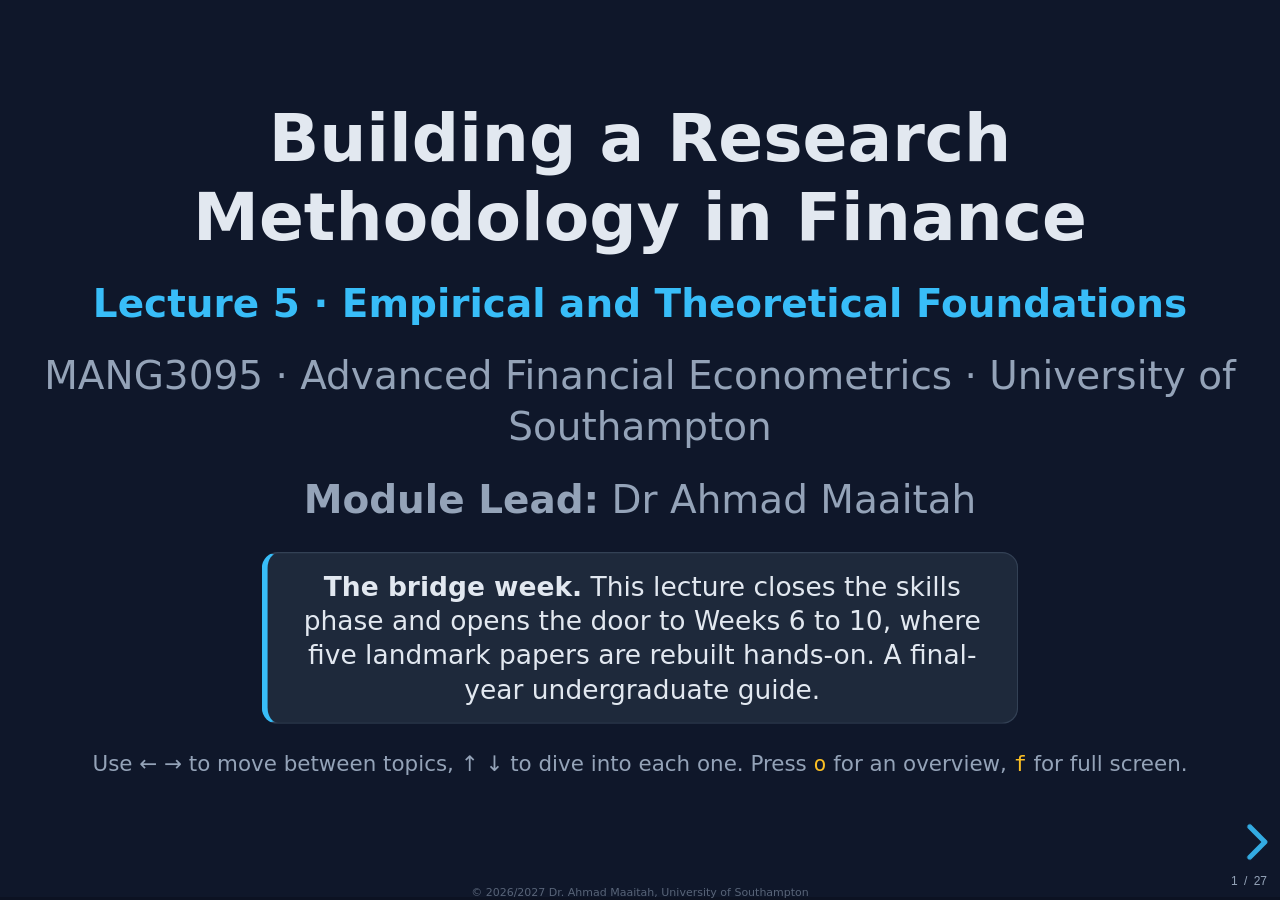
<file: lectures/lecture05/index.html>
<!DOCTYPE html>
<html lang="en">
<head>
<meta charset="utf-8">
<meta name="viewport" content="width=device-width, initial-scale=1.0, maximum-scale=1.0, user-scalable=no">
<title>Lecture 5 · Building a Research Methodology in Finance - MANG3095</title>
<link rel="stylesheet" href="../../assets/vendor/reveal/dist/reset.css">
<link rel="stylesheet" href="../../assets/vendor/reveal/dist/reveal.css">
<link rel="stylesheet" href="../../assets/vendor/reveal/dist/theme/black.css">
<link rel="stylesheet" href="../../assets/vendor/reveal/plugin/highlight/monokai.css">
<link rel="stylesheet" href="../../assets/vendor/katex/katex.min.css">
<link rel="stylesheet" href="../../assets/css/theme.css">
</head>
<body>
<div class="reveal">
<div class="slides">

<!-- ======================= TITLE ======================= -->
<section>
  <h1>Building a Research Methodology in Finance</h1>
  <h3>Lecture 5 · Empirical and Theoretical Foundations</h3>
  <p class="muted">MANG3095 · Advanced Financial Econometrics · University of Southampton</p>
  <p class="muted"><b>Module Lead:</b> Dr Ahmad Maaitah</p>
  <div class="panel def small" style="max-width:660px;margin:1em auto">
    <b>The bridge week.</b> This lecture closes the skills phase and opens the door to Weeks 6 to 10,
    where five landmark papers are rebuilt hands-on. A final-year undergraduate guide.
  </div>
  <p class="tiny">Use &larr; &rarr; to move between topics, &uarr; &darr; to dive into each one. Press <code>o</code> for an overview, <code>f</code> for full screen.</p>
</section>

<!-- ======================= OVERVIEW ======================= -->
<section>
  <h2>Overview</h2>
  <div class="cols">
    <div class="panel small"><b class="accent">01 · Research methodology</b><br>The importance of rigorous research design and theoretical frameworks in finance.</div>
    <div class="panel small"><b class="accent">02 · Data types</b><br>Cross-sectional, time series and panel data structures for empirical analysis.</div>
  </div>
  <div class="cols">
    <div class="panel small"><b class="accent">03 · Econometric techniques</b><br>Models and methods for analysing financial markets and asset prices.</div>
    <div class="panel small"><b class="accent">04 · Event studies</b><br>Methodology for testing market efficiency and price reactions to information.</div>
  </div>
  <div class="cols">
    <div class="panel small"><b class="accent">05 · Advanced methods</b><br>Machine learning, network analysis and macro-finance applications.</div>
    <div class="panel small"><b class="accent">06 · Research process</b><br>Practical guidance on conducting research, avoiding pitfalls, and future directions.</div>
  </div>
</section>

<!-- ======================= METHODOLOGY AND DATA ======================= -->
<section>
  <section>
    <h2>Why methodology matters</h2>
    <div class="cols">
      <div class="panel small"><b class="accent">Bridging theory and data</b><br>
        Finance research connects economic theory with empirical evidence. Rigorous methodology enables
        researchers to test hypotheses, validate theories, and inform policy decisions with credible,
        data-driven insights.</div>
      <div class="panel small"><b class="accent">Integrating multiple dimensions</b><br>
        Financial econometrics combines time-series, cross-sectional and panel techniques to analyse asset
        prices, risk exposures and volatility patterns. This multidimensional approach captures the
        complexity of financial markets.</div>
    </div>
    <div class="panel def small"><b>Addressing modern challenges.</b> Contemporary research must handle nonlinear
      dynamics, structural breaks and heteroscedasticity. Machine learning techniques increasingly complement
      traditional econometric methods for improved forecasting and risk measurement.</div>
  </section>
  <section>
    <h3>Types of data</h3>
    <table class="data" style="font-size:.5em">
      <tr><th></th><th>Cross-sectional</th><th>Time series</th><th>Panel</th></tr>
      <tr><td><b>What it is</b></td>
        <td>A snapshot of many subjects (firms, countries, individuals) at a single point in time</td>
        <td>One subject observed across multiple time periods</td>
        <td>Multiple entities tracked over time: both dimensions at once</td></tr>
      <tr><td><b>Strengths</b></td>
        <td>Identifies patterns and correlations; cost-effective data collection</td>
        <td>Captures temporal dynamics and trends; enables forecasting and momentum analysis</td>
        <td>Controls for unobserved heterogeneity; richer information; more sophisticated techniques and more robust causal inference</td></tr>
      <tr><td><b>Watch out for</b></td>
        <td>Limited ability to infer causation or temporal relationships</td>
        <td>Requires testing for stationarity and autocorrelation</td>
        <td>Needs entity and time identifiers; balanced versus unbalanced structure</td></tr>
      <tr><td><b>In this module</b></td>
        <td>Portfolio sorts, firm characteristics</td>
        <td>Weeks 6 to 9: factors, FX, crypto, stock returns</td>
        <td>Week 10: county-level lending panel</td></tr>
    </table>
    <p class="tiny muted">Time series data are essential for understanding how variables evolve in response to
      shocks or policy changes; panel data combine that with cross-entity comparison.</p>
  </section>
  <section>
    <h3>Quick check: which data structure?</h3>
    <div class="quiz" style="font-size:.6em;text-align:left">
      <div class="q">You observe annual lending volumes for 3,000 US counties from 2006 to 2016 and want to control
        for fixed differences between counties. Which data structure and why?</div>
      <div class="opt">Cross-sectional: one number per county is enough</div>
      <div class="opt">Time series: lending evolves over time, so only the time dimension matters</div>
      <div class="opt" data-ok>Panel: entities tracked over time, so entity fixed effects can absorb unobserved county heterogeneity</div>
      <div class="opt">None: this requires survey data</div>
      <div class="explain">Counties (entities) times years (periods) is a classic panel. Fixed effects control for
        unobserved, time-invariant county differences: exactly the design of the Week 10 paper on FinTech lending.</div>
    </div>
  </section>
  <section>
    <h3>Sampling and data collection</h3>
    <div class="panel small"><b class="accent">Define your population.</b> Clearly specify the target population and
      adopt random sampling techniques to minimise selection bias and ensure representativeness.</div>
    <div class="panel small"><b class="accent">Choose appropriate sources.</b> Cross-sectional studies often rely on
      surveys, financial statements or regulatory filings collected at a single point in time. Ensure data quality
      and consistency.</div>
    <div class="panel small"><b class="accent">Leverage databases.</b> High-frequency trading and macro-finance
      research require large-scale databases such as CRSP, TAQ, Compustat, or central bank datasets.</div>
    <div class="panel small"><b class="accent">Ethical considerations.</b> Data privacy, informed consent and ethical
      treatment of sensitive information are paramount. Always obtain proper permissions and anonymise data when
      necessary.</div>
  </section>
</section>

<!-- ======================= ECONOMETRIC TOOLKIT ======================= -->
<section>
  <section>
    <h2>Financial econometrics</h2>
    <p class="small">Financial econometrics provides the analytical toolkit for understanding asset prices, risk
      dynamics and market behaviour. These techniques form the foundation of empirical finance research.</p>
    <div class="panel small"><b class="accent">1 · Ordinary Least Squares (OLS) and Instrumental Variables (IV)</b><br>
      Baseline techniques for estimating linear relationships. OLS provides efficient estimates under classical
      assumptions, while IV methods address <strong>endogeneity</strong> when regressors are correlated with the
      error terms.</div>
    <div class="panel small"><b class="accent">2 · ARCH and GARCH models</b><br>
      Capture conditional heteroscedasticity and <strong>volatility clustering</strong> in asset returns: volatility
      varies over time and clusters in periods of high and low volatility.</div>
    <div class="panel small"><b class="accent">3 · Advanced econometric methods</b><br>
      Techniques for structural breaks, nonlinear relationships and regime changes; machine learning methods
      increasingly complement traditional approaches for improved forecasting accuracy.</div>
  </section>
  <section>
    <h3>Try it: stationary or not? The AR(1) dial</h3>
    <p class="tiny">Every paper week starts by checking stationarity. Drag &phi; towards 1 and watch mean reversion die:
      at &phi; = 1 the series is a random walk, shocks never fade, and the ACF refuses to decay.</p>
    <div class="sim" id="sim-st">
      <canvas id="cv-stpath" width="545" height="215" style="display:inline-block;vertical-align:top"></canvas><canvas id="cv-stacf" width="300" height="215" style="display:inline-block;vertical-align:top;margin-left:8px"></canvas>
      <div class="controls-row" id="ctl-st"></div>
      <div class="note">Left: a simulated AR(1) series y<sub>t</sub> = &phi;y<sub>t-1</sub> + &epsilon;<sub>t</sub>
        (fixed seed). Right: its sample ACF to lag 20 with a &plusmn;1.96/&radic;T band.</div>
    </div>
    <div class="panel tip small" style="font-size:.5em"><b>Reading the results.</b> Below &phi; = 1 the ACF decays
      geometrically (&phi;<sup>k</sup>) and shocks have a finite half-life, shown in the readout. As &phi; approaches 1
      the half-life explodes and the ACF stays near 1 for many lags: the classic unit-root signature, and the reason
      you difference prices into returns before modelling them. This is exactly what the ADF test in the warm-up cell
      at the end of this deck formalises: on real FX returns it rejects the unit root emphatically (statistic near -42),
      while price levels would not reject.</div>
    <noscript><div class="sim-fallback">Interactive demo requires JavaScript: it simulates an AR(1) series with a slider
      for the autoregressive coefficient and plots the path alongside its sample autocorrelation function, reporting the
      shock half-life as the coefficient approaches a unit root.</div></noscript>
  </section>
  <section>
    <h3>Try it: volatility clustering (why GARCH exists)</h3>
    <p class="tiny">Financial returns are roughly unpredictable in <em>level</em> but highly predictable in
      <em>risk</em>: calm days follow calm days, wild days follow wild days. GARCH(1,1) captures that with two numbers.</p>
    <div class="sim" id="sim-vol">
      <canvas id="cv-vol" width="880" height="235"></canvas>
      <div class="controls-row" id="ctl-vol"></div>
      <div class="note">Simulated GARCH(1,1) daily returns (fixed seed) with the <b style="color:#fbbf24">&plusmn;2&sigma;<sub>t</sub>
        conditional band</b> overlaid. &alpha; is the reaction to yesterday's shock, &beta; the memory of yesterday's variance.</div>
    </div>
    <div class="panel tip small" style="font-size:.5em"><b>Reading the results.</b> With &alpha; + &beta; near zero the
      band is flat and returns look iid. Raise the persistence towards 1 and volatility begins to cluster: the band
      breathes slowly, and the readout shows the ACF of squared returns turning strongly positive even though returns
      themselves stay serially uncorrelated. That pair of facts, uncorrelated returns but correlated squared returns, is
      the empirical fingerprint that Engle (1982) and Bollerslev (1986) built ARCH and GARCH around, and Weeks 7 to 9
      live entirely inside this world.</div>
    <noscript><div class="sim-fallback">Interactive demo requires JavaScript: it simulates GARCH(1,1) returns with
      sliders for the ARCH and GARCH parameters, overlays the conditional two-standard-deviation band, and reports the
      persistence and the first-order autocorrelation of squared returns.</div></noscript>
  </section>
  <section>
    <h3>Event study example: FinTech and banks</h3>
    <div class="cols">
      <div class="panel small"><b class="accent">Research question</b><br>How do FinTech funding announcements affect
        traditional European banks' stock prices?</div>
      <div class="panel small"><b class="accent">Methodology</b><br>A market model event study, using both parametric
        t-tests and non-parametric rank tests to assess significance. The focus is competitive threats signalled by
        FinTech funding rounds.</div>
    </div>
    <div class="cols">
      <div class="panel small"><b class="accent2">Key findings</b>
        <ul class="tiny">
          <li>Significant negative abnormal returns around announcement dates</li>
          <li>Stronger effects for digital lending FinTechs</li>
          <li>Results support signalling theory: funding conveys competitive threats</li>
          <li>Banks with less digital transformation show larger negative reactions</li>
        </ul></div>
      <div class="panel small"><b class="accent2">Implications</b><br>Traditional banks must accelerate digital
        transformation to remain competitive. The market perceives well-funded FinTechs as credible threats,
        particularly in lending and payments; innovation investment and strategic partnerships matter.</div>
    </div>
    <p class="small muted">&#9660; build the cumulative abnormal return picture yourself below</p>
  </section>
  <section>
    <h3>Event study machine: average CAR around an announcement</h3>
    <div class="sim" id="sim-car">
      <canvas id="cv-car" width="880" height="260"></canvas>
      <div class="controls-row" id="ctl-car"></div>
      <div class="note">Simulated market-model abnormal returns for N bank stocks around an announcement at day 0
        (fixed seed). The <b style="color:#38bdf8">average CAR</b> cumulates the cross-sectional mean abnormal return;
        the <b style="color:#fbbf24">dashed band</b> is a 95% no-effect confidence band. A negative event-day effect
        (the FinTech-threat case) drops the CAR through the band; post-event drift mimics slow price adjustment.</div>
    </div>
    <div class="panel tip small" style="font-size:.5em"><b>Reading the results.</b> With the effect at zero the CAR
      wanders inside the band: announcements carry no information. A one-off event-day effect shifts the CAR once and
      it stays flat afterwards, which is exactly what an efficient market implies. If the t statistic on the event-window
      CAR from day 0 to +10 exceeds 1.96 in absolute value, a researcher would report a significant market reaction;
      sustained post-event drift instead points to delayed incorporation of news. More events N tighten the band: power grows
      with the square root of the sample size.</div>
    <noscript><div class="sim-fallback">Interactive demo requires JavaScript: it simulates abnormal returns for N
      stocks around an event day with sliders for the event-day effect, post-event drift, noise and N, plots the
      average cumulative abnormal return with a 95% no-effect band, and reports the day +10 CAR and its t statistic.</div></noscript>
  </section>
  <section>
    <h3>Macro-finance methods</h3>
    <div class="cols">
      <div class="panel small"><b class="accent">Capturing volatility spillovers</b><br>
        BEKK-GARCH models extend univariate GARCH to multivariate settings, capturing how volatility spills over
        between financial markets and macroeconomic variables. Dynamic conditional correlation models reveal how
        shocks in one market propagate to others.</div>
      <div class="panel small"><b class="accent">Macroeconomic determinants of risk</b>
        <ul class="tiny">
          <li><b>Inflation:</b> erodes real returns and creates uncertainty</li>
          <li><b>Exchange rates:</b> affect multinational earnings and competitiveness</li>
          <li><b>GDP growth:</b> reflects economic health and corporate profitability</li>
          <li><b>Money supply:</b> influences liquidity and interest rates</li>
          <li><b>Interest rates:</b> affect discount rates and borrowing costs</li>
        </ul></div>
    </div>
    <div class="panel def small"><b>Analytical techniques.</b> Combine Vector Autoregression (VAR), Granger causality
      tests and structural break detection (the ICSS algorithm) to identify economic shocks, regime changes and causal
      relationships between macro and financial variables. Weeks 7 and 8 build directly on the VAR toolkit.</div>
  </section>
</section>

<!-- ======================= RESOURCES AND PITFALLS ======================= -->
<section>
  <section>
    <h2>Academic journals and resources</h2>
    <div class="cols">
      <div class="panel small"><b class="accent">Top-tier journals (ABS 4* / 4)</b>
        <ul class="tiny">
          <li><b>Journal of Finance:</b> premier general-interest finance journal, groundbreaking theoretical and empirical research</li>
          <li><b>Journal of Financial Economics:</b> leading journal for asset pricing, corporate finance and intermediation</li>
          <li><b>Review of Financial Studies:</b> broad coverage with rigorous empirical and theoretical work</li>
          <li><b>Review of Finance:</b> the European Finance Association's journal, international perspective</li>
        </ul></div>
      <div class="panel small"><b class="accent">High-quality journals (ABS 3)</b>
        <ul class="tiny">
          <li><b>Journal of Banking &amp; Finance:</b> institutions, markets and intermediation</li>
          <li><b>Journal of Corporate Finance:</b> corporate financial policy and governance</li>
          <li><b>Journal of Empirical Finance:</b> empirical methods and applications</li>
        </ul></div>
    </div>
    <div class="cols">
      <div class="panel small"><b class="accent2">Working papers and databases</b>
        <ul class="tiny">
          <li><b>NBER:</b> influential pre-publication research</li>
          <li><b>SSRN:</b> broad coverage of finance and economics preprints</li>
          <li><b>arXiv:</b> open access, increasingly used for machine learning and crypto research</li>
        </ul></div>
      <div class="panel small"><b class="accent2">Citation tracking</b><br>Use Scopus, Web of Science and Google
        Scholar to track citations, identify influential papers and discover research trends: monitor which papers
        are shaping the field.</div>
    </div>
    <p class="tiny muted">Last week's ABS ranking explorer (Lecture 4) lets you check any of these ratings interactively.</p>
  </section>
  <section>
    <h3>Common pitfalls and biases</h3>
    <div class="cols">
      <div class="panel warn small"><b>Data snooping and multiple testing</b><br>Testing many specifications and
        reporting only significant results inflates false discovery rates. Use out-of-sample validation, adjust
        p-values for multiple comparisons (Bonferroni, FDR), and pre-register research designs when possible.</div>
      <div class="panel warn small"><b>Omitted variable bias and endogeneity</b><br>Omitting correlated variables or
        reverse causality distorts coefficient estimates and produces spurious conclusions. Address through
        instrumental variables, fixed effects, control variables, or experimental and quasi-experimental designs.</div>
    </div>
    <div class="cols">
      <div class="panel warn small"><b>Overfitting in machine learning</b><br>Complex models may fit training data
        perfectly but perform poorly out-of-sample. Employ k-fold cross-validation, hold-out test sets,
        regularisation (LASSO, Ridge, dropout) and early stopping.</div>
      <div class="panel warn small"><b>Survivorship and look-ahead bias</b><br>Survivorship bias arises when failed
        firms drop from databases, artificially inflating performance. Look-ahead bias uses information not available
        at decision time. Construct unbiased samples and align information timing carefully in backtests.</div>
    </div>
  </section>
  <section>
    <h3>Try it: the survivorship bias machine</h3>
    <p class="tiny">200 simulated funds whose TRUE average skill is exactly zero. Each year, the worst performers are
      shut down and vanish from the database. Then you compute "average performance" the naive way, using only the
      funds still alive at the end.</p>
    <div class="sim" id="sim-surv">
      <canvas id="cv-surv" width="880" height="245"></canvas>
      <div class="controls-row" id="ctl-surv"></div>
      <div class="note">Average cumulative return of <b style="color:#34d399">end-of-sample survivors</b> vs
        <b style="color:#38bdf8">all funds including the dead ones</b> (fixed seed). The dashed line is the truth: zero skill.</div>
    </div>
    <div class="panel tip small" style="font-size:.5em"><b>Reading the results.</b> The all-funds average hugs zero,
      because that is the truth. The survivors-only average drifts upward purely because losing funds keep being
      deleted: with 10% annual attrition the fake "alpha" in the readout is worth several percent a year, and it grows
      with both the attrition rate and the noise. Nothing about the surviving funds is skilled; the sample was filtered
      on the outcome. This is why serious backtests use point-in-time databases (CRSP includes dead firms for exactly
      this reason), and it is the trap in the quiz on the next slide.</div>
    <noscript><div class="sim-fallback">Interactive demo requires JavaScript: it simulates 200 zero-skill funds with
      annual attrition of the worst performers and compares the average cumulative return of end-of-sample survivors
      against all funds, showing how survivorship filtering manufactures apparent outperformance.</div></noscript>
  </section>
  <section>
    <h3>Quick check: spot the bias</h3>
    <div class="quiz" style="font-size:.6em;text-align:left">
      <div class="q">A student backtests a trading rule on the current FTSE 100 constituents over 2000 to 2024 and
        reports remarkable returns. What is the most fundamental problem?</div>
      <div class="opt">Overfitting: the model has too many parameters</div>
      <div class="opt" data-ok>Survivorship bias: today's constituents exclude firms that failed or were relegated during the sample</div>
      <div class="opt">Endogeneity: returns cause the trading rule</div>
      <div class="opt">Multiple testing: too many p-values were computed</div>
      <div class="explain">Conditioning the sample on being in the index today means every firm in the backtest
        "survived" to 2024, inflating measured performance. The fix is a point-in-time constituent list. The other
        pitfalls may also apply, but the sample itself is biased before any model is estimated.</div>
    </div>
  </section>
  <section>
    <h3>Future directions</h3>
    <div class="cols">
      <div class="panel small"><b class="accent">Big data and alternative data</b><br>Social media sentiment, satellite
        imagery, credit card transactions and web scraping create new prediction opportunities but require specialised
        processing and ethical care.</div>
      <div class="panel small"><b class="accent">Advanced AI methods</b><br>Deep learning architectures (LSTMs,
        Transformers), reinforcement learning for trading, and explainable AI (SHAP, LIME) to open black-box
        predictions.</div>
    </div>
    <div class="cols">
      <div class="panel small"><b class="accent2">Sustainability and ESG</b><br>Impact investing, climate risk
        modelling, carbon pricing, and the integration of sustainable finance into mainstream portfolios.</div>
      <div class="panel small"><b class="accent2">DeFi and blockchain</b><br>Smart contracts, automated market makers,
        yield farming and tokenomics; network models are essential for understanding crypto market structure and
        contagion.</div>
    </div>
  </section>
  <section>
    <h3>Conclusion and takeaways</h3>
    <p class="small"><b>Robust methodology matters.</b> Rigorous research design links economic theory with empirical
      data, enabling credible insights that advance knowledge and inform policy. Your methodological choices
      fundamentally shape your findings and their impact.</p>
    <div class="cols">
      <div class="panel small"><b class="accent">Choose wisely</b><br>Select data structures and econometric models
        that align with your research question. Understand the assumptions underlying each method and verify they are
        satisfied in your application.</div>
      <div class="panel small"><b class="accent">Embrace diversity</b><br>Employ diverse techniques: traditional
        econometrics, event studies, machine learning and network analysis, to capture different dimensions of
        financial phenomena and ensure robust conclusions.</div>
      <div class="panel small"><b class="accent">Maintain standards</b><br>Uphold ethical standards in data collection
        and analysis. Document all procedures for reproducibility. Continue learning as methods and markets evolve.</div>
    </div>
  </section>
</section>

<!-- ======================= THE FIVE PAPERS AHEAD ======================= -->
<section>
  <section>
    <h2>The five papers ahead</h2>
    <p class="small">Everything so far - questions, literature, proposals, methodology - now gets applied. Each of the
      next five weeks rebuilds one landmark paper end to end: the paper, the data, the method, full interactive
      simulations, code in four languages, and robustness checks.</p>
    <table class="data" style="font-size:.52em">
      <tr><th>Week</th><th>Paper</th><th>Method family</th><th>Data</th></tr>
      <tr><td>6</td><td>Fama and French (2015)</td><td>Factor models, spanning regressions, GRS</td><td>Ken French five factors</td></tr>
      <tr><td>7</td><td>Diebold and Yilmaz (2012)</td><td>VAR, generalised FEVD, spillover indices</td><td>Volatility series</td></tr>
      <tr><td>8</td><td>Antonakakis, Chatziantoniou and Gabauer (2020)</td><td>TVP-VAR dynamic connectedness</td><td>FX returns</td></tr>
      <tr><td>9</td><td>Laurent, Rombouts and Violante (2012)</td><td>Multivariate GARCH forecast comparison</td><td>Original 10-stock returns</td></tr>
      <tr><td>10</td><td>Gopal and Schnabl (2022)</td><td>Panel fixed effects, replication package</td><td>County lending panel</td></tr>
    </table>
    <p class="small muted">&#9660; one slide per paper, then a hands-on warm-up</p>
  </section>
  <section>
    <h3>Week 6 · The five-factor asset pricing model</h3>
    <div class="panel small"><b class="accent">Fama and French (2015)</b>, 'A five-factor asset pricing model',
      <i>Journal of Financial Economics</i>.</div>
    <p class="small"><b>Method.</b> Time-series regressions of portfolio returns on five factors (market, size, value,
      profitability, investment), factor-spanning regressions, and the GRS test of whether intercepts are jointly zero.</p>
    <p class="small"><b>Why it matters.</b> The workhorse model of modern empirical asset pricing: any anomaly or fund
      manager you ever evaluate is judged against these factors. You will run the regressions on the real Ken French
      data and see why the value factor becomes redundant once profitability and investment enter.</p>
    <div class="files"><a href="../lecture06/">Go to Week 6</a></div>
  </section>
  <section>
    <h3>Week 7 · Volatility spillovers</h3>
    <div class="panel small"><b class="accent">Diebold and Yilmaz (2012)</b>, 'Better to give than to receive:
      predictive directional measurement of volatility spillovers', <i>International Journal of Forecasting</i>.</div>
    <p class="small"><b>Method.</b> A VAR on volatilities, generalised forecast error variance decompositions
      (order-invariant), and total, directional and net spillover indices built from the decomposition table.</p>
    <p class="small"><b>Why it matters.</b> The standard way to quantify how shocks travel across markets: who
      transmits, who receives, and how connectedness explodes in crises. The same framework powers hundreds of
      applications from equities to crypto.</p>
    <div class="files"><a href="../lecture07/">Go to Week 7</a></div>
  </section>
  <section>
    <h3>Week 8 · TVP-VAR dynamic connectedness</h3>
    <div class="panel small"><b class="accent">Antonakakis, Chatziantoniou and Gabauer (2020)</b>, 'Refined measures of
      dynamic connectedness based on time-varying parameter vector autoregressions', <i>Journal of Risk and Financial
      Management</i>.</div>
    <p class="small"><b>Method.</b> A time-varying parameter VAR estimated with forgetting-factor Kalman filtering, so
      spillover measures update every day instead of relying on rolling windows.</p>
    <p class="small"><b>Why it matters.</b> Fixes the rolling-window dilemma (window length is arbitrary, observations
      are lost, crises are smoothed). You will watch connectedness move through calm and crisis periods on real FX
      returns.</p>
    <div class="files"><a href="../lecture08/">Go to Week 8</a></div>
  </section>
  <section>
    <h3>Week 9 · Multivariate GARCH forecasting</h3>
    <div class="panel small"><b class="accent">Laurent, Rombouts and Violante (2012)</b>, 'On the forecasting accuracy
      of multivariate GARCH models', <i>Journal of Applied Econometrics</i>.</div>
    <p class="small"><b>Method.</b> A horse race of multivariate GARCH covariance forecasts (DCC and relatives),
      evaluated with robust loss functions and the model confidence set.</p>
    <p class="small"><b>Why it matters.</b> Portfolio risk, hedging and VaR all need a covariance <em>forecast</em>;
      this paper shows how to compare forecasts honestly when the true covariance is unobservable. You will work with
      the original 10-stock daily dataset used in the paper.</p>
    <div class="files"><a href="../lecture09/">Go to Week 9</a></div>
  </section>
  <section>
    <h3>Week 10 · FinTech lenders and small business lending</h3>
    <div class="panel small"><b class="accent">Gopal and Schnabl (2022)</b>, 'The rise of finance companies and FinTech
      lenders in small business lending', <i>Review of Financial Studies</i>.</div>
    <p class="small"><b>Method.</b> A county-level panel with fixed effects and exposure-based identification: counties
      where banks had a larger pre-crisis market share saw finance companies and FinTech lenders expand more after 2008.</p>
    <p class="small"><b>Why it matters.</b> A real published replication package, dissected: how professional empirical
      work organises raw data, cleaning code and output tables, and how panel identification and robustness are done in
      practice. This is the template for your own dissertation workflow.</p>
    <div class="files"><a href="../lecture10/">Go to Week 10</a></div>
  </section>
  <section>
    <h3>Warm-up: preparing data like a paper week</h3>
    <p class="small">Every paper week starts the same way: load real data, look at it, and check stationarity.
      Here are the daily FX log returns used in Week 8; the ADF test asks whether the series has a unit root
      (H<sub>0</sub>: unit root, i.e. non-stationary).</p>
    <div class="pyrun">
<textarea class="pyrun-code" spellcheck="false">
import numpy as np
import matplotlib.pyplot as plt
from statsmodels.tsa.stattools import adfuller
df = load("fx_returns")                 # daily EUR/GBP/JPY % log returns
r = df["EUR"].dropna()
print(f"{len(r)} daily EUR log returns (%), mean {r.mean():.4f}, sd {r.std():.4f}")
fig, ax = plt.subplots(figsize=(7.6, 3.0))
ax.plot(r.values, lw=0.4)
ax.set_title("EUR daily % log returns: volatility clusters, but the level is stable")
stat, p, lags, nobs, crit, _ = adfuller(r, autolag="AIC")
print(f"ADF statistic = {stat:.2f} (lags chosen by AIC: {lags})")
print(f"5% critical value = {crit['5%']:.2f}, p-value = {p:.3g}")
print("reject H0: the return series is stationary" if p < 0.05 else "cannot reject H0: unit root")
plt.tight_layout()
</textarea>
    </div>
    <p class="tiny muted">Expect an ADF statistic near -42 against a 5% critical value of -2.86: returns are
      emphatically stationary (price <em>levels</em> would not be). Try "GBP" or "JPY". The first run downloads
      Python into your browser (~15 MB), so it takes a little while; later runs are quick.</p>
  </section>
</section>

<!-- ======================= SUMMARY ======================= -->
<section>
  <h2>Summary - what you can now do</h2>
  <ul class="small">
    <li>Explain why rigorous methodology bridges theory and data, and shapes what your findings can claim</li>
    <li>Choose between cross-sectional, time series and panel structures, and know what each demands</li>
    <li>Plan sampling, data sources (CRSP, TAQ, Compustat) and the ethics of data collection</li>
    <li>Map the toolkit: OLS and IV, ARCH/GARCH, event studies, VAR and Granger causality, BEKK spillovers, ICSS breaks, and experiment with each idea in the stationarity, volatility-clustering and event-study simulations</li>
    <li>Name and avoid the classic pitfalls: data snooping, endogeneity, overfitting, survivorship and look-ahead bias, and watch the survivorship machine manufacture fake alpha from zero-skill funds</li>
    <li>Say precisely what each of the five papers in Weeks 6 to 10 does, and run the standard data-preparation warm-up</li>
  </ul>
  <div class="panel def small">
    <b>Next week:</b> the paper weeks begin with <a href="../lecture06/">Fama and French (2015)</a> on the real
    Ken French factor data.
  </div>
  <div class="files" style="justify-content:center;margin-top:.6em">
    <a href="../../">Hub</a>
    <a href="../lecture04/">&larr; Lecture 4</a>
    <a href="../lecture06/">Lecture 6 &rarr;</a>
  </div>
</section>

<!-- ======================= REFERENCES ======================= -->
<section>
  <h2>References</h2>
  <ul class="refs">
    <li>Antonakakis, N., Chatziantoniou, I. and Gabauer, D. (2020) 'Refined measures of dynamic connectedness based on time-varying parameter vector autoregressions', <i>Journal of Risk and Financial Management</i>, 13(4), 84.</li>
    <li>Bollerslev, T. (1986) 'Generalized autoregressive conditional heteroskedasticity', <i>Journal of Econometrics</i>, 31(3), pp. 307-327.</li>
    <li>Dickey, D.A. and Fuller, W.A. (1979) 'Distribution of the estimators for autoregressive time series with a unit root', <i>Journal of the American Statistical Association</i>, 74(366), pp. 427-431.</li>
    <li>Diebold, F.X. and Yilmaz, K. (2012) 'Better to give than to receive: predictive directional measurement of volatility spillovers', <i>International Journal of Forecasting</i>, 28(1), pp. 57-66.</li>
    <li>Engle, R.F. (1982) 'Autoregressive conditional heteroscedasticity with estimates of the variance of United Kingdom inflation', <i>Econometrica</i>, 50(4), pp. 987-1007.</li>
    <li>Engle, R.F. and Kroner, K.F. (1995) 'Multivariate simultaneous generalized ARCH', <i>Econometric Theory</i>, 11(1), pp. 122-150.</li>
    <li>Fama, E.F. and French, K.R. (2015) 'A five-factor asset pricing model', <i>Journal of Financial Economics</i>, 116(1), pp. 1-22.</li>
    <li>Gopal, M. and Schnabl, P. (2022) 'The rise of finance companies and FinTech lenders in small business lending', <i>Review of Financial Studies</i>, 35(11), pp. 4859-4901.</li>
    <li>Granger, C.W.J. (1969) 'Investigating causal relations by econometric models and cross-spectral methods', <i>Econometrica</i>, 37(3), pp. 424-438.</li>
    <li>Inclan, C. and Tiao, G.C. (1994) 'Use of cumulative sums of squares for retrospective detection of changes of variance', <i>Journal of the American Statistical Association</i>, 89(427), pp. 913-923.</li>
    <li>Laurent, S., Rombouts, J.V.K. and Violante, F. (2012) 'On the forecasting accuracy of multivariate GARCH models', <i>Journal of Applied Econometrics</i>, 27(6), pp. 934-955.</li>
    <li>MacKinlay, A.C. (1997) 'Event studies in economics and finance', <i>Journal of Economic Literature</i>, 35(1), pp. 13-39.</li>
    <li>Sims, C.A. (1980) 'Macroeconomics and reality', <i>Econometrica</i>, 48(1), pp. 1-48.</li>
  </ul>
</section>

</div>
</div>

<script src="../../assets/vendor/reveal/dist/reveal.js"></script>
<script src="../../assets/vendor/reveal/plugin/highlight/highlight.js"></script>
<script src="../../assets/vendor/katex/katex.min.js"></script>
<script src="../../assets/vendor/katex/contrib/auto-render.min.js"></script>
<script src="../../assets/js/stats.js"></script>
<script src="../../assets/js/sim-core.js"></script>
<script>
'use strict';
Reveal.initialize({
  hash: true, slideNumber: 'c/t', width: 1050, height: 700, margin: 0.06,
  plugins: [RevealHighlight]
});
Reveal.on('ready', function () {
  document.querySelectorAll('.slides section').forEach(function (s) {
    renderMathInElement(s, {
      delimiters: [
        { left: '$$', right: '$$', display: true },
        { left: '\\(', right: '\\)', display: false }
      ]
    });
  });
});
SIM.initQuiz();

/* ---------- SIM: event-study average CAR with a no-effect confidence band ---------- */
(function () {
  var ctl = document.getElementById('ctl-car');
  var P = { effect: -1.5, drift: 0.0, sd: 1.5, N: 100, seed: 6 };
  var W = 10;                                   // event window: -W .. +W days
  function draw() {
    var rng = ST.rng(P.seed);
    var T = 2 * W + 1;
    var meanAR = new Array(T).fill(0);
    var carEnd = [];                            // per-event CAR over days 0..+W (for the t-stat)
    for (var i = 0; i < P.N; i++) {
      var car = 0;
      for (var t = 0; t < T; t++) {
        var day = t - W;
        var ar = P.sd * ST.randn(rng);
        if (day === 0) ar += P.effect;
        if (day > 0) ar += P.drift;
        meanAR[t] += ar / P.N;
        if (day >= 0) car += ar;
      }
      carEnd.push(car);
    }
    var carPath = [], c = 0;
    for (t = 0; t < T; t++) { c += meanAR[t]; carPath.push(c); }
    // 95% band for the average CAR under H0 (no effect): sd of a mean of N sums of k normals
    var hi = [], lo = [], xs = [];
    for (t = 0; t < T; t++) {
      var s = 1.96 * P.sd * Math.sqrt(t + 1) / Math.sqrt(P.N);
      xs.push(t - W); hi.push(s); lo.push(-s);
    }
    var L = Math.max(2, Math.abs(carPath[T - 1]) * 1.3, hi[T - 1] * 1.3);
    var p = new SIM.Plot('cv-car', {
      xmin: -W, xmax: W, ymin: -L, ymax: L,
      xlabel: 'event time (days relative to announcement)', ylabel: 'average CAR (%)',
      title: 'Average cumulative abnormal return across ' + P.N + ' events'
    });
    p.clear(); p.axes(); p.hline(0, { color: SIM.colors.dim }); p.vline(0, { color: SIM.colors.dim });
    p.line(xs, hi, { color: SIM.colors.accent2, width: 1.4, dash: [6, 5] });
    p.line(xs, lo, { color: SIM.colors.accent2, width: 1.4, dash: [6, 5] });
    p.line(xs, carPath, { color: SIM.colors.accent, width: 2.4 });
    p.legend([
      { label: 'average CAR', color: SIM.colors.accent },
      { label: '95% band under no effect', color: SIM.colors.accent2 }
    ]);
    // t-stat of the mean CAR at day +W across events
    var m = 0, v = 0;
    for (i = 0; i < P.N; i++) m += carEnd[i] / P.N;
    for (i = 0; i < P.N; i++) v += (carEnd[i] - m) * (carEnd[i] - m) / (P.N - 1);
    var tstat = m / Math.sqrt(v / P.N);
    document.getElementById('ro-car').innerHTML =
      'event-window CAR(0, +' + W + ') = <b>' + m.toFixed(2) + '%</b> · t = <b>' + tstat.toFixed(2) + '</b> ' +
      (Math.abs(tstat) > 1.96
        ? '<span style="color:#34d399">|t| &gt; 1.96: significant market reaction</span>'
        : '<span style="color:#94a3b8">|t| &le; 1.96: no significant reaction</span>');
  }
  function upd(k) { return function (v) { P[k] = v; draw(); }; }
  SIM.slider(ctl, { label: 'event-day effect (%)', min: -3, max: 3, step: 0.1, value: P.effect, fmt: function (v) { return v.toFixed(1); } }, upd('effect'));
  SIM.slider(ctl, { label: 'post-event drift (%/day)', min: -0.5, max: 0.5, step: 0.05, value: P.drift, fmt: function (v) { return v.toFixed(2); } }, upd('drift'));
  SIM.slider(ctl, { label: 'noise sd (%/day)', min: 0.5, max: 3, step: 0.1, value: P.sd, fmt: function (v) { return v.toFixed(1); } }, upd('sd'));
  SIM.slider(ctl, { label: 'N (events)', min: 10, max: 200, step: 10, value: P.N, fmt: function (v) { return v.toFixed(0); } }, upd('N'));
  SIM.button(ctl, 'new draw', function () { P.seed += 1; draw(); }, true);
  var ro = document.createElement('div');
  ro.id = 'ro-car'; ro.className = 'readout'; ro.style.fontSize = '.55em';
  ctl.appendChild(ro);
  draw();
})();

/* ---------- SIM: the AR(1) stationarity dial ---------- */
(function () {
  var ctl = document.getElementById('ctl-st');
  if (!ctl) return;
  var P = { phi: 0.7, seed: 11 };
  var n = 300, K = 20;
  function draw() {
    var rand = ST.rng(P.seed), y = [], v = 0, t;
    for (t = 0; t < n + 50; t++) { v = P.phi * v + ST.randn(rand); if (t >= 50) y.push(v); }
    var lo = Math.min.apply(null, y), hi = Math.max.apply(null, y);
    var pad = 0.12 * (hi - lo) + 1e-6;
    var xs = [];
    for (t = 0; t < n; t++) xs.push(t);
    var p = new SIM.Plot('cv-stpath', {
      xmin: 0, xmax: n, ymin: lo - pad, ymax: hi + pad,
      xlabel: 't', ylabel: 'y', title: 'AR(1) path with phi = ' + P.phi.toFixed(2)
    });
    p.clear(); p.axes(); p.hline(0, { color: SIM.colors.dim });
    p.line(xs, y, { color: SIM.colors.accent, width: 1.6 });
    var rho = ST.acf(y, K);          // lags 1..K (index 0 = lag 1)
    var q = new SIM.Plot('cv-stacf', {
      xmin: 0, xmax: K + 1, ymin: -0.35, ymax: 1.05,
      xlabel: 'lag', ylabel: 'ACF', title: 'sample ACF'
    });
    q.clear(); q.axes(); q.hline(0, { color: SIM.colors.dim });
    var band = 1.96 / Math.sqrt(n);
    q.hline(band, { color: SIM.colors.accent2, width: 1.2, dash: [5, 5] });
    q.hline(-band, { color: SIM.colors.accent2, width: 1.2, dash: [5, 5] });
    q.stems(rho, { color: SIM.colors.accent });
    var half = P.phi >= 1 ? null : (P.phi <= 0 ? 0 : Math.log(0.5) / Math.log(P.phi));
    document.getElementById('ro-st').innerHTML =
      P.phi >= 1
        ? '<span style="color:#f87171">unit root (or explosive): shocks never die, the series must be differenced</span>'
        : 'shock half-life = <b>' + (half < 0.7 ? 'under 1' : half.toFixed(1)) + ' periods</b>' +
          (P.phi >= 0.97 ? ' <span style="color:#fbbf24">(near-unit root: the ACF barely decays)</span>' : '');
  }
  function upd(k) { return function (v) { P[k] = v; draw(); }; }
  SIM.slider(ctl, { label: 'phi (persistence)', min: 0, max: 1.02, step: 0.01, value: P.phi, fmt: function (v) { return v.toFixed(2); } }, upd('phi'));
  SIM.button(ctl, 'new draw', function () { P.seed += 1; draw(); }, true);
  var ro = document.createElement('div');
  ro.id = 'ro-st'; ro.className = 'readout'; ro.style.fontSize = '.55em';
  ctl.appendChild(ro);
  draw();
})();

/* ---------- SIM: volatility clustering (GARCH(1,1)) ---------- */
(function () {
  var ctl = document.getElementById('ctl-vol');
  if (!ctl) return;
  var P = { a: 0.12, b: 0.85, seed: 21 };
  var n = 600;
  function draw() {
    var a = P.a, b = P.b;
    if (a + b > 0.995) b = 0.995 - a;           // keep the process stationary
    var rand = ST.rng(P.seed);
    var g = ST.simGARCH(0.05, a, b, n, rand);
    var xs = [], up = [], dn = [], t;
    for (t = 0; t < n; t++) { xs.push(t); up.push(2 * g.sigma[t]); dn.push(-2 * g.sigma[t]); }
    var L = Math.max.apply(null, up) * 1.25 + 0.5;
    var p = new SIM.Plot('cv-vol', {
      xmin: 0, xmax: n, ymin: -L, ymax: L,
      xlabel: 't (days)', ylabel: 'return (%)',
      title: 'GARCH(1,1) returns, persistence alpha + beta = ' + (a + b).toFixed(2)
    });
    p.clear(); p.axes(); p.hline(0, { color: SIM.colors.dim });
    p.line(xs, g.r, { color: SIM.colors.accent, width: 0.9 });
    p.line(xs, up, { color: SIM.colors.accent2, width: 1.6 });
    p.line(xs, dn, { color: SIM.colors.accent2, width: 1.6 });
    p.legend([{ label: 'daily return', color: SIM.colors.accent },
              { label: 'conditional 2 sigma band', color: SIM.colors.accent2 }]);
    var r2 = g.r.map(function (v) { return v * v; });
    var acR = ST.acf(g.r, 1)[0], acR2 = ST.acf(r2, 1)[0];   // ST.acf index 0 = lag 1
    document.getElementById('ro-vol').innerHTML =
      'ACF(1) of returns = <b>' + acR.toFixed(2) + '</b> (no linear predictability) · ' +
      'ACF(1) of squared returns = <b>' + acR2.toFixed(2) + '</b> ' +
      (acR2 > 0.15 ? '<span style="color:#34d399">volatility is clustering</span>'
                   : '<span style="color:#94a3b8">little clustering yet: raise alpha or beta</span>');
  }
  function upd(k) { return function (v) { P[k] = v; draw(); }; }
  SIM.slider(ctl, { label: 'alpha (reaction to news)', min: 0, max: 0.5, step: 0.01, value: P.a, fmt: function (v) { return v.toFixed(2); } }, upd('a'));
  SIM.slider(ctl, { label: 'beta (memory)', min: 0, max: 0.98, step: 0.01, value: P.b, fmt: function (v) { return v.toFixed(2); } }, upd('b'));
  SIM.button(ctl, 'new draw', function () { P.seed += 1; draw(); }, true);
  var ro = document.createElement('div');
  ro.id = 'ro-vol'; ro.className = 'readout'; ro.style.fontSize = '.55em';
  ctl.appendChild(ro);
  draw();
})();

/* ---------- SIM: the survivorship bias machine ---------- */
(function () {
  var ctl = document.getElementById('ctl-surv');
  if (!ctl) return;
  var P = { kill: 10, sd: 12, T: 15, seed: 31 };
  var N = 200;
  function draw() {
    var rand = ST.rng(P.seed), T = Math.round(P.T), i, t;
    var rets = [], alive = [], deadAt = [];
    for (i = 0; i < N; i++) { rets.push([]); alive.push(true); deadAt.push(T); }
    for (t = 0; t < T; t++) {
      var yearRet = [];
      for (i = 0; i < N; i++) {
        var r = alive[i] ? P.sd * ST.randn(rand) : null;   // true mean is ZERO
        rets[i].push(r);
        if (r !== null) yearRet.push({ i: i, r: r });
      }
      // kill the bottom kill% of this year's live funds (they leave the database)
      yearRet.sort(function (u, v) { return u.r - v.r; });
      var nk = Math.floor(yearRet.length * P.kill / 100);
      for (var k = 0; k < nk; k++) { alive[yearRet[k].i] = false; deadAt[yearRet[k].i] = t + 1; }
    }
    // average cumulative return paths
    var xs = [0], mAll = [0], mSurv = [0];
    var cum = new Array(N).fill(0);
    for (t = 0; t < T; t++) {
      var sA = 0, sS = 0, nS = 0;
      for (i = 0; i < N; i++) {
        if (rets[i][t] !== null) cum[i] += rets[i][t];
        sA += cum[i];                                     // ALL funds, dead ones frozen at death
        if (alive[i]) { sS += cum[i]; nS++; }             // end-of-sample survivors only
      }
      xs.push(t + 1); mAll.push(sA / N); mSurv.push(sS / Math.max(1, nS));
    }
    var L = Math.max(10, Math.max.apply(null, mSurv) * 1.3, Math.abs(Math.min.apply(null, mAll)) * 1.3 + 5);
    var p = new SIM.Plot('cv-surv', {
      xmin: 0, xmax: T, ymin: -L / 2, ymax: L,
      xlabel: 'year', ylabel: 'average cumulative return (%)',
      title: 'Zero-skill funds: survivors look like winners'
    });
    p.clear(); p.axes();
    p.hline(0, { color: SIM.colors.accent2, width: 1.6, dash: [7, 5] });
    p.line(xs, mAll, { color: SIM.colors.accent, width: 2.2 });
    p.line(xs, mSurv, { color: SIM.colors.good, width: 2.2 });
    p.legend([{ label: 'all funds (honest sample)', color: SIM.colors.accent },
              { label: 'survivors only (biased sample)', color: SIM.colors.good },
              { label: 'true skill = 0', color: SIM.colors.accent2 }]);
    var nSurv = alive.filter(Boolean).length;
    var fake = mSurv[T] / T;
    document.getElementById('ro-surv').innerHTML =
      nSurv + ' of ' + N + ' funds survive · survivors-only "alpha" = <b>' + fake.toFixed(1) +
      '% per year</b> from funds with <b>zero</b> true skill';
  }
  function upd(k) { return function (v) { P[k] = v; draw(); }; }
  SIM.slider(ctl, { label: 'annual attrition (% of funds cut)', min: 0, max: 25, step: 1, value: P.kill, fmt: function (v) { return v.toFixed(0); } }, upd('kill'));
  SIM.slider(ctl, { label: 'return noise sd (%/yr)', min: 5, max: 25, step: 1, value: P.sd, fmt: function (v) { return v.toFixed(0); } }, upd('sd'));
  SIM.slider(ctl, { label: 'years', min: 5, max: 25, step: 1, value: P.T, fmt: function (v) { return v.toFixed(0); } }, upd('T'));
  SIM.button(ctl, 'new draw', function () { P.seed += 1; draw(); }, true);
  var ro = document.createElement('div');
  ro.id = 'ro-surv'; ro.className = 'readout'; ro.style.fontSize = '.55em';
  ctl.appendChild(ro);
  draw();
})();
</script>
<script src="../../assets/js/pyrun.js"></script>
<!-- editorial: source PDF page 1 carries the date "7 October 2025"; the deck is dated automatically by the site's academic-year stamp instead. -->
<!-- editorial: the closing section "The five papers ahead" and the warm-up cell are module additions bridging into Weeks 6 to 10; all twelve source pages are represented above. -->
</body>
</html>
</file>
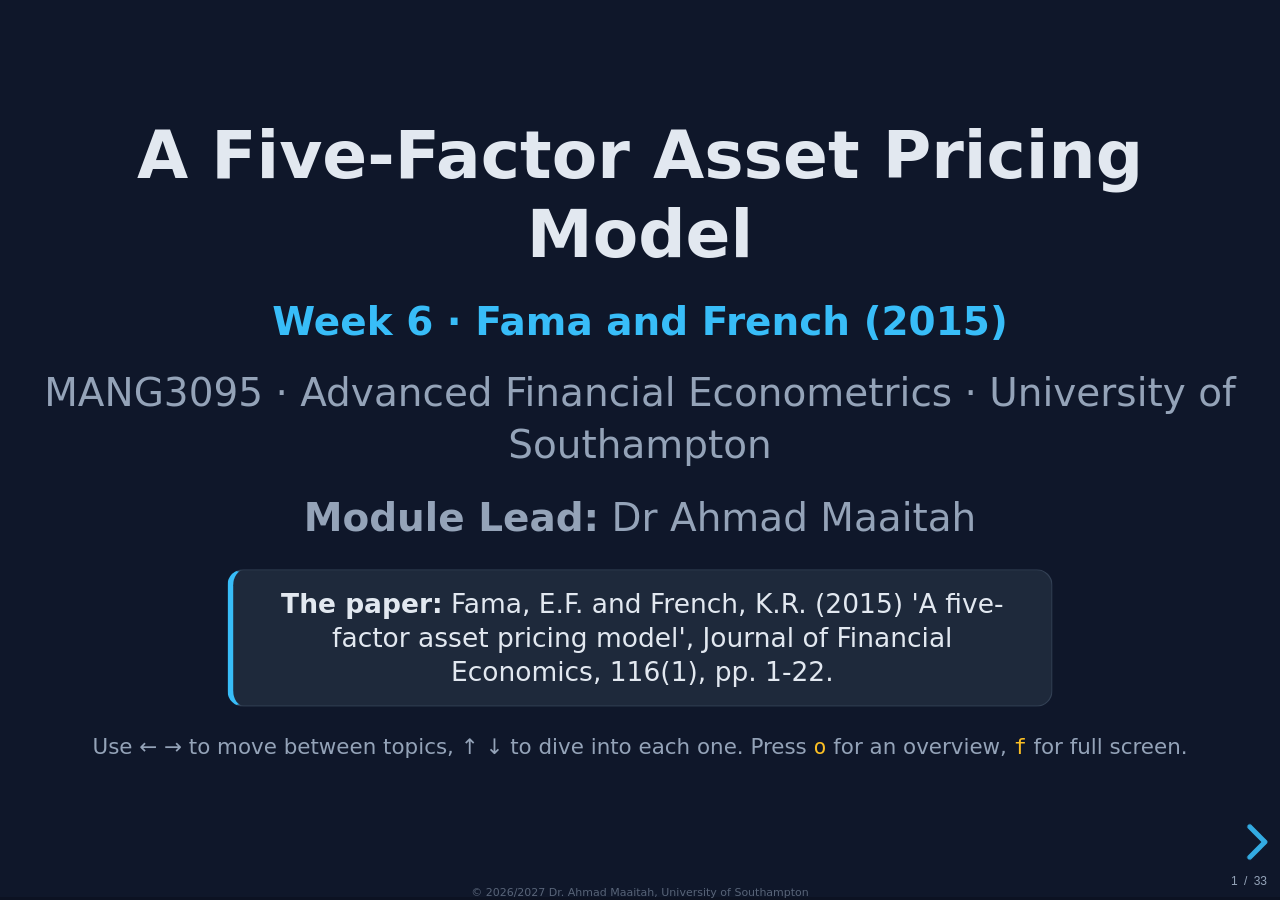
<file: lectures/lecture06/index.html>
<!DOCTYPE html>
<html lang="en">
<head>
<meta charset="utf-8">
<meta name="viewport" content="width=device-width, initial-scale=1.0, maximum-scale=1.0, user-scalable=no">
<title>Week 6 · Fama and French (2015): A Five-Factor Asset Pricing Model - MANG3095</title>
<link rel="stylesheet" href="../../assets/vendor/reveal/dist/reset.css">
<link rel="stylesheet" href="../../assets/vendor/reveal/dist/reveal.css">
<link rel="stylesheet" href="../../assets/vendor/reveal/dist/theme/black.css">
<link rel="stylesheet" href="../../assets/vendor/reveal/plugin/highlight/monokai.css">
<link rel="stylesheet" href="../../assets/vendor/katex/katex.min.css">
<link rel="stylesheet" href="../../assets/css/theme.css">
</head>
<body>
<div class="reveal">
<div class="slides">

<!-- ======================= TITLE ======================= -->
<section>
  <h1>A Five-Factor Asset Pricing Model</h1>
  <h3>Week 6 · Fama and French (2015)</h3>
  <p class="muted">MANG3095 · Advanced Financial Econometrics · University of Southampton</p>
  <p class="muted"><b>Module Lead:</b> Dr Ahmad Maaitah</p>
  <div class="panel def small" style="max-width:720px;margin:1em auto">
    <b>The paper:</b> Fama, E.F. and French, K.R. (2015) 'A five-factor asset pricing model',
    <i>Journal of Financial Economics</i>, 116(1), pp. 1-22.
  </div>
  <p class="tiny">Use &larr; &rarr; to move between topics, &uarr; &darr; to dive into each one. Press <code>o</code> for an overview, <code>f</code> for full screen.</p>
</section>

<!-- ======================= AGENDA ======================= -->
<section>
  <h2>This week</h2>
  <ul class="small">
    <li><b>The paper</b> - question, contribution, data, headline findings</li>
    <li><b>Preparing the data and model</b> - the Ken French factors, excess returns, stationarity</li>
    <li><b>The method</b> - from valuation theory to the five-factor regression, factor construction, spanning regressions, the GRS test</li>
    <li><b>Interactive simulations</b> - factor premia explorer, live spanning regressions, an alpha map for the GRS test</li>
    <li><b>Code environment</b> - Stata, EViews, R and Python for every step, plus runnable cells in this deck</li>
    <li><b>Robustness</b> - subsample stability, annual vs monthly factors, redundancy re-tested</li>
    <li><b>Results and discussion</b> - what it means for your dissertation</li>
  </ul>
</section>

<!-- ======================= 1. THE PAPER ======================= -->
<section>
  <section>
    <h2>1 · The paper</h2>
    <h3>Question and contribution</h3>
    <p class="small"><b>Question.</b> Average US stock returns vary with size and book-to-market (B/M), but also with
      <b class="accent">profitability</b> and <b class="accent2">investment</b>. Does a model that adds profitability and
      investment factors to the Fama-French (1993) three-factor model describe average returns better?</p>
    <div class="panel def small"><b>Contribution.</b> A five-factor model with market, size (SMB), value (HML),
      profitability (RMW) and investment (CMA) factors, motivated by the dividend discount model. It outperforms the
      three-factor model on every metric, and delivers a striking by-product: with RMW and CMA in the model,
      <b>HML becomes redundant</b> for describing average returns (Sections 6-7 of the paper).</div>
    <p class="tiny muted">Prior evidence: Novy-Marx (2013) on profitability; Aharoni, Grundy and Zeng (2013) and Titman, Wei and Xie (2004) on investment.</p>
  </section>
  <section>
    <h3>Data used in the paper</h3>
    <ul class="small">
      <li><b>Universe:</b> all NYSE, AMEX and NASDAQ stocks on both CRSP and Compustat with share codes 10 or 11</li>
      <li><b>Period:</b> July 1963 to December 2013, <b>606 months</b></li>
      <li><b>Test portfolios (left-hand side):</b> 25 value-weight portfolios from 5x5 sorts on Size-B/M, Size-OP and Size-Inv, plus 32 portfolios from 2x4x4 triple sorts</li>
      <li><b>Factors (right-hand side):</b> built from 2x3, 2x2 and 2x2x2x2 sorts; breakpoints always use NYSE stocks only</li>
    </ul>
    <div class="panel small">
      <b>Variable definitions</b> (for the June year-t sort): <b>OP</b> = revenues minus cost of goods sold, SG&amp;A and
      interest, divided by book equity (fiscal year t-1). <b>Inv</b> = growth of total assets from t-2 to t-1.
      B is book equity for fiscal t-1; M is market cap at end of December of t-1.
    </div>
  </section>
  <section>
    <h3>The patterns to explain (paper Table 1)</h3>
    <p class="small">Average monthly percent excess returns, 25 value-weight 5x5 portfolios:</p>
    <div class="cols">
      <div class="panel small"><b class="accent">Value effect.</b> In every Size row average return rises with B/M.
        For microcaps it climbs from <b>0.26</b> (growth) to <b>1.15</b>%/month (value); for megacaps only from
        <b>0.46</b> to <b>0.62</b>. The value effect is stronger among small stocks.</div>
      <div class="panel small"><b class="accent2">Profitability and investment effects.</b> High OP beats low OP in every
        Size quintile (Panel B). Low investment beats high investment (Panel C): the microcap portfolio in the highest
        Inv quintile earns just <b>0.35</b>%/month, the lowest excess return in the matrix, vs <b>1.01</b> for low-Inv microcaps.</div>
    </div>
    <div class="panel warn small"><b>The troublemakers.</b> In the 2x4x4 sorts (Table 2), small stocks with low OP and
      high Inv earn <b>-0.09</b>%/month; small stocks with low B/M and low OP earn <b>0.03</b>. These portfolios,
      "small stocks that invest a lot despite low profitability", are lethal for every model in the paper.</div>
  </section>
  <section>
    <h3>Headline findings</h3>
    <table class="data" style="font-size:.58em">
      <tr><th>Result</th><th>Evidence in the paper</th></tr>
      <tr><td>All five factor premiums are positive and reliable</td>
          <td>Table 4 (2x3 sorts): Mkt-RF 0.50 (t = 2.74), SMB 0.29 (2.31), HML 0.37 (3.20), RMW 0.25 (2.92), CMA 0.33 (4.07) %/month</td></tr>
      <tr><td>GRS rejects <em>every</em> model, but FF5 improves on FF3</td>
          <td>Table 5: for the 25 Size-B/M portfolios GRS falls from 3.62 (FF3) to 2.84 (FF5); FF5 explains 71-94% of the cross-section variance of expected returns</td></tr>
      <tr><td>HML is redundant once RMW and CMA are added</td>
          <td>Table 6: regressing HML on the other four gives an intercept of -0.04 (t = -0.47); RMW and CMA keep intercepts of 0.43 (5.45) and 0.28 (5.03)</td></tr>
      <tr><td>Results are not sensitive to factor definitions</td>
          <td>2x3, 2x2 and 2x2x2x2 factor versions give much the same answers (Tables 4-6)</td></tr>
      <tr><td>Main failure: small aggressive-investment, low-profitability stocks</td>
          <td>Table 11: small low-OP high-Inv portfolio has FF3 alpha -0.87 (t = -8.45), still -0.47 (t = -5.89) under FF5</td></tr>
    </table>
    <p class="tiny muted">Fama and French caution that the redundancy of HML "may be specific to this sample" - we test exactly that in the robustness section.</p>
  </section>
</section>

<!-- ======================= 2. PREPARING THE DATA ======================= -->
<section>
  <section>
    <h2>2 · Preparing the data and model</h2>
    <h3>The factor data we use</h3>
    <ul class="small">
      <li><code>ff5_monthly</code>: the Ken French data library five factors, <b>July 1963 to August 2022, T = 710 months</b> (the paper stops in December 2013; we get nine extra years)</li>
      <li>Columns: <code>Date, Mkt-RF, SMB, HML, RMW, CMA, RF</code></li>
      <li><code>ff5_annual</code>: the same factors at annual frequency, 1964-2021 (58 years)</li>
    </ul>
    <div class="panel def small"><b>Units.</b> The factors are already <b>simple returns in percent per month</b>
      (0.50 means 0.50%, not 50%). No further returns construction is needed - the hard work
      (CRSP prices, delistings, Compustat book equity) is done by the data library.</div>
    <p class="tiny muted">Replication note: build the factors yourself from CRSP and Compustat with the tidy-finance.org chapter
      "Replicating Fama and French factors" (R) or the FamaFrench2015FF5 package on GitHub - links in the code files and references.</p>
  </section>
  <section>
    <h3>Excess returns: why we can regress without subtracting RF</h3>
    <div class="cols">
      <div class="panel small"><b class="accent">Mkt-RF</b> is the value-weight market return <em>minus</em> the one-month
        US Treasury bill rate: a classic <b>excess return</b>. The T-bill rate is the RF column.</div>
      <div class="panel small"><b class="accent2">SMB, HML, RMW, CMA</b> are <b>long-short (zero-investment) portfolios</b>:
        long one set of stocks, short another. Borrowing costs cancel, so they are already excess returns by construction.</div>
    </div>
    <ul class="small">
      <li>The left-hand side of the model is also an excess return, \(R_{it}-R_{Ft}\)</li>
      <li>A zero-investment portfolio should earn zero <em>excess</em> return unless it carries risk (or mispricing): that is why testing whether mean factor returns and regression intercepts are zero makes economic sense</li>
    </ul>
  </section>
  <section>
    <h3>Stationarity: returns vs price levels</h3>
    <ul class="small">
      <li>OLS on time series needs stationary variables. Factor <b>returns</b> hover around a constant mean with no trend: stationary</li>
      <li>The <b>cumulative index</b> (a "price level" built from the same returns) wanders: a stochastic trend, not stationary</li>
      <li>Rule for this week and your dissertation: <b>always regress returns on returns</b>, never price levels on price levels (spurious regression, Week 2 of MANG2074 econometrics)</li>
    </ul>
    <div class="panel tip small"><b>Check it with the ADF test.</b> The augmented Dickey-Fuller test has
      \(H_0\): unit root (not stationary). On our data: HML returns ADF = -22.3 (p &lt; 0.001, reject: stationary);
      the HML cumulative index ADF = -1.9 (p = 0.33, cannot reject: not stationary). Run it yourself below.</div>
  </section>
  <section>
    <h3>Run it yourself: ADF on returns vs the cumulative index</h3>
    <div class="pyrun">
<textarea class="pyrun-code" spellcheck="false">
import numpy as np
import matplotlib.pyplot as plt
from statsmodels.tsa.stattools import adfuller
df = load("ff5_monthly")                  # Ken French factors, % per month
print(df.head(3).to_string(index=False))
hml = df["HML"]
level = np.log1p(hml / 100).cumsum()      # cumulative log return: a "price"
for name, x in [("HML monthly returns ", hml), ("HML cumulative index", level)]:
    stat, p = adfuller(x, autolag="AIC")[:2]
    print(f"{name}  ADF = {stat:6.2f}   p = {p:.4f}")
fig, ax = plt.subplots(1, 2, figsize=(7.6, 2.6))
ax[0].plot(hml.values, lw=0.5)
ax[0].set_title("returns: stationary")
ax[1].plot(level.values, lw=1.2)
ax[1].set_title("cumulative index: unit root")
plt.tight_layout()
</textarea>
    </div>
    <p class="tiny muted">The first run downloads Python into your browser (~15 MB), so it takes a little while; later runs are quick.</p>
  </section>
</section>

<!-- ======================= 3. THE METHOD ======================= -->
<section>
  <section>
    <h2>3 · The method: why these factors?</h2>
    <p class="small">The dividend discount model says a share's price is the discounted value of expected dividends;
      with clean surplus accounting (Miller and Modigliani, 1961) total market value satisfies:</p>
    <div class="eq small">$$m_t=\sum_{\tau=1}^{\infty}\frac{E(d_{t+\tau})}{(1+r)^\tau}
      \qquad\Longrightarrow\qquad
      \frac{M_t}{B_t}=\frac{\sum_{\tau=1}^{\infty}E(Y_{t+\tau}-\Delta B_{t+\tau})/(1+r)^\tau}{B_t}$$</div>
    <p class="small">Fix everything else and this equation makes <b>three predictions</b> about the expected return \(r\):</p>
    <div class="cols" style="font-size:.62em">
      <div class="panel">higher \(B_t/M_t\) &rArr; <b class="good">higher</b> \(r\) <span class="muted">(value)</span></div>
      <div class="panel">higher expected earnings \(Y\) &rArr; <b class="good">higher</b> \(r\) <span class="muted">(profitability)</span></div>
      <div class="panel">higher expected growth of book equity \(\Delta B\) - investment - &rArr; <b class="bad">lower</b> \(r\)</div>
    </div>
    <p class="tiny muted">So profitability and investment are not arbitrary anomaly patches: they are the natural choices implied by valuation theory (paper Section 1).</p>
  </section>
  <section>
    <h3>From three factors to five</h3>
    <p class="small">The FF (1993) three-factor time-series regression (paper Eq. 4):</p>
    <div class="eq small">$$R_{it}-R_{Ft}=a_i+b_i(R_{Mt}-R_{Ft})+s_i\,SMB_t+h_i\,HML_t+e_{it}$$</div>
    <p class="small">Add profitability (RMW: robust minus weak OP) and investment (CMA: conservative minus aggressive Inv) factors (paper Eq. 5):</p>
    <div class="eq">$$R_{it}-R_{Ft}=a_i+b_i(R_{Mt}-R_{Ft})+s_i\,SMB_t+h_i\,HML_t+r_i\,RMW_t+c_i\,CMA_t+e_{it}$$</div>
    <div class="panel def small"><b>The zero-intercept hypothesis.</b> If the five exposures capture all variation in
      expected returns, the intercept \(a_i\) is zero for every asset \(i\). Interpretation via Huberman and Kandel (1987):
      the factors plus the riskfree asset span the mean-variance-efficient tangency portfolio.</div>
  </section>
  <section>
    <h3>Factor construction: the 2x3 sorts (paper Table 3)</h3>
    <p class="small">Independent sorts into 2 Size groups (NYSE median) and 3 B/M, OP or Inv groups
      (NYSE 30th and 70th percentiles) give six value-weight portfolios per sort, e.g. SH, SN, SL, BH, BN, BL for B/M:</p>
    <div class="eq small">$$HML=\tfrac{1}{2}(SH+BH)-\tfrac{1}{2}(SL+BL),\qquad
    RMW=\tfrac{1}{2}(SR+BR)-\tfrac{1}{2}(SW+BW)$$</div>
    <div class="eq small">$$CMA=\tfrac{1}{2}(SC+BC)-\tfrac{1}{2}(SA+BA),\qquad
    SMB=\tfrac{1}{3}(SMB_{B/M}+SMB_{OP}+SMB_{Inv})$$</div>
    <ul class="small">
      <li>Equal-weighting small and big legs makes HML, RMW, CMA <b>roughly Size-neutral</b></li>
      <li>Alternatives tested in the paper: 2x2 sorts (NYSE medians) and 2x2x2x2 joint sorts; correlations between versions of the same factor are 0.80-1.00 and test results barely change</li>
    </ul>
  </section>
  <section>
    <h3>The sorting machine: build HML yourself</h3>
    <div class="sim" id="sim-sort">
      <canvas id="cv-sort" width="880" height="190"></canvas>
      <div class="controls-row" id="ctl-sort"></div>
      <div class="note">A simulated cross-section of 400 firms (fixed seed). The vertical line is the NYSE size median;
        the horizontal lines are the B/M breakpoints you control. <b style="color:#34d399">High B/M (value)</b> firms earn
        more on average, <b style="color:#f87171">low B/M (growth)</b> firms less, by the amount of the value-effect slider.</div>
    </div>
    <div class="panel tip" style="font-size:.6em"><b>Reading the results.</b> HML is just the average return gap between the green and red
      buckets. Squeeze the breakpoints towards the middle (30/70, the paper's 2x3 choice) and HML focuses on the extremes,
      so the premium is larger; widen them to 50/50 (the 2x2 choice) and every stock is used but the premium shrinks -
      exactly the paper's Table 4, where 2x3 HML averages 0.37%/month vs 0.28 for 2x2. A researcher reads this as:
      <em>factor definitions change magnitudes, not conclusions</em>, but always disclose the sort you used.</div>
    <noscript><div class="sim-fallback">Interactive demo requires JavaScript: it scatters 400 simulated firms by size and B/M, colours the six 2x3 buckets, and recomputes the HML premium as you move the B/M breakpoint and value-effect sliders.</div></noscript>
  </section>
  <section>
    <h3>Tool 1: factor spanning regressions</h3>
    <p class="small">To ask whether a factor is <em>redundant</em>, regress it on the other four (paper Table 6), e.g.</p>
    <div class="eq small">$$HML_t=a+b\,(R_{Mt}-R_{Ft})+s\,SMB_t+r\,RMW_t+c\,CMA_t+e_t$$</div>
    <ul class="small">
      <li>The intercept \(a\) is the average HML return <b>left unexplained</b> by exposures to the other four factors</li>
      <li>\(a=0\): adding HML does not improve the tangency portfolio already spanned by the others - it is redundant</li>
      <li>\(a\neq 0\): the factor adds distinct information about average returns</li>
    </ul>
    <div class="panel warn small"><b>Slopes can look counterintuitive.</b> In the paper's HML regression the RMW slope is
      +0.23 and the CMA slope +1.04: <em>controlling for the other factors</em>, value stocks behave like robust-profitability,
      low-investment stocks, even though unconditionally value firms tend to be less profitable. Multivariate slopes measure
      marginal effects, not univariate characteristics.</div>
  </section>
  <section>
    <h3>Tool 2: the GRS joint test (Gibbons, Ross and Shanken, 1989)</h3>
    <p class="small">With \(N\) test portfolios regressed on \(K\) factors over \(T\) months, test
      \(H_0: \alpha_1=\alpha_2=\dots=\alpha_N=0\) jointly:</p>
    <div class="eq">$$GRS=\frac{T-N-K}{N}\;\frac{\hat{\boldsymbol\alpha}'\hat\Sigma^{-1}\hat{\boldsymbol\alpha}}
      {1+\bar{\boldsymbol\mu}'\hat\Omega^{-1}\bar{\boldsymbol\mu}}\;\sim\;F(N,\,T-N-K)$$</div>
    <ul class="small">
      <li>\(\hat{\boldsymbol\alpha}\) = vector of estimated intercepts; \(\hat\Sigma\) = residual covariance matrix (N x N)</li>
      <li>\(\bar{\boldsymbol\mu}\), \(\hat\Omega\) = factor sample means and covariance (K x K): the denominator penalises factors that are themselves hard to earn</li>
      <li>Why joint? With 25 portfolios, one or two |t| &gt; 2 will happen by chance; the GRS statistic accounts for the correlation between the \(\hat\alpha_i\) and asks whether the <em>whole set</em> is too big</li>
    </ul>
    <p class="tiny muted">Assumes normal, homoscedastic, serially uncorrelated errors - exact F distribution in finite samples. In the browser we use ST.fCdf; in Python, scipy.stats.f.</p>
  </section>
</section>

<!-- ======================= 4. SIMULATIONS ======================= -->
<section>
  <section>
    <h3>4 &#183; Sim 1: factor premia explorer (real data)</h3>
    <div class="sim" id="sim-prem">
      <canvas id="cv-prem" width="880" height="210"></canvas>
      <div class="controls-row" id="ctl-prem"></div>
      <div class="note">Cumulative log return of each factor over your chosen window (the real Ken French monthly data,
        July 1963 to August 2022, embedded in this page). Toggle factors on and off; the readout reports the annualised
        mean, volatility and Sharpe ratio within the window.</div>
    </div>
    <div class="panel tip" style="font-size:.6em"><b>Reading the results.</b> Over the full sample every factor line drifts upwards: all five
      premiums are positive, matching the paper's Table 4. But the <em>paths</em> differ: Mkt-RF is the biggest premium with the
      biggest swings; CMA and RMW climb smoothly (Sharpe ratios around 0.4-0.5, the highest of the five); HML flattens after
      about 2007 - drag the start slider to 2007 and its Sharpe turns negative. A researcher reads this as: factor premiums
      are real but episodic, so <em>sample choice matters</em> - which is why we test subsamples in Section 6.</div>
    <noscript><div class="sim-fallback">Interactive demo requires JavaScript: it plots cumulative log returns of the five Fama-French factors over a user-chosen date window with series toggles and reports annualised mean, sd and Sharpe ratio per factor.</div></noscript>
  </section>
  <section>
    <h3>Sim 2: the spanning regression, live</h3>
    <div class="sim" id="sim-span">
      <canvas id="cv-span" width="880" height="200"></canvas>
      <div class="controls-row" id="ctl-span"></div>
      <div class="note">Pick a target factor: it is regressed on the other four over your window (real data,
        estimated in your browser with OLS). Bars are the intercept (alpha, %/month) and slopes; whiskers are 95%
        confidence intervals. The paper's Table 6 logic: a factor whose alpha is zero is redundant.</div>
    </div>
    <div class="panel tip" style="font-size:.6em"><b>Reading the results.</b> With <b>HML</b> as target over the full sample the alpha is
      -0.09 with t = -1.07: indistinguishable from zero, and the CMA slope is a huge 1.04 (t = 24.3) - HML's average return
      is absorbed by its investment exposure, the paper's headline redundancy result (Table 6: alpha -0.04, t = -0.47 in
      their 606-month sample). Switch the target to <b>RMW</b> (alpha 0.40, t = 5.2) or <b>CMA</b> (0.27, t = 5.0): both
      survive - they are not redundant. A researcher concludes: for describing average returns a four-factor model without
      HML does as well; keep HML only if you care about value <em>tilts</em>.</div>
    <noscript><div class="sim-fallback">Interactive demo requires JavaScript: it regresses a chosen Fama-French factor on the other four over a user-chosen window and displays the intercept and slopes with 95% confidence intervals, reproducing the paper's Table 6 redundancy result for HML.</div></noscript>
  </section>
  <section>
    <h3>Sim 3: the alpha map - individual t-stats vs the GRS verdict</h3>
    <div class="sim" id="sim-grs">
      <canvas id="cv-grs" width="880" height="200"></canvas>
      <div class="controls-row" id="ctl-grs"></div>
      <div class="note">N simulated test portfolios with true alphas drawn from N(0, dispersion&sup2;) and five-factor
        exposures, built on the <em>real</em> factor returns (fixed seed). Each is regressed on the five factors; stems are
        the intercept t-statistics, dashed lines are &plusmn;1.96. The readout gives the GRS joint verdict.</div>
    </div>
    <div class="panel tip" style="font-size:.6em"><b>Reading the results.</b> Set the true dispersion to zero: stems stay mostly inside the
      bands and GRS does not reject (it is correctly sized). Raise dispersion slowly: the GRS p-value collapses <em>before</em>
      many individual stems cross &plusmn;1.96 - the joint test pools evidence across portfolios, so it can reject when no
      single alpha looks significant. Also try raising idiosyncratic volatility: alphas are unchanged but the noise drowns
      them and power evaporates. This is exactly why the paper leans on the GRS statistic (Table 5) rather than counting
      significant intercepts - and why with 25 portfolios the occasional |t| &gt; 2 proves nothing on its own.</div>
    <noscript><div class="sim-fallback">Interactive demo requires JavaScript: it simulates N portfolios with slider-controlled true alpha dispersion around the real five-factor data, plots the alpha t-statistics against the 1.96 bands, and reports the GRS joint statistic, its p-value and the number of individually significant alphas.</div></noscript>
  </section>
</section>

<!-- ======================= 5. CODE ENVIRONMENT ======================= -->
<section>
  <section>
    <h2>5 · Code environment</h2>
    <h3>Step 1: load the factors and summarise the premiums</h3>
    <div class="codetabs">
      <div class="tabbar">
        <button>Stata</button><button>EViews</button><button>R</button><button>Python</button>
      </div>
      <div class="tabpane"><pre><code>import delimited using "../../../data/csv/ff5_monthly.csv", ///
    varnames(1) case(preserve) clear
capture rename MktRF mktrf          // Stata drops the hyphen in Mkt-RF
gen mdate = monthly(Date, "YM")
format mdate %tm
tsset mdate

summarize mktrf SMB HML RMW CMA     // means, sds (already % per month)
foreach v of varlist mktrf SMB HML RMW CMA {
    quietly summarize `v'
    display "`v': t(mean) = " %5.2f r(mean)/(r(sd)/sqrt(r(N))) ///
        "   ann. Sharpe = " %5.2f r(mean)/r(sd)*sqrt(12)
}
pwcorr mktrf SMB HML RMW CMA, sig</code></pre></div>
      <div class="tabpane"><pre><code>' wfopen auto-detects the csv and builds a monthly workfile from Date.
' EViews replaces the illegal "-" in Mkt-RF with an underscore: mkt_rf
wfopen "..\..\..\data\csv\ff5_monthly.csv"

group factors mkt_rf smb hml rmw cma
freeze(tab_stats) factors.stats       ' means and standard deviations
show tab_stats
freeze(tab_corr) factors.cor          ' correlation matrix
show tab_corr
scalar t_hml = @mean(hml) / (@stdev(hml) / @sqrt(@obs(hml)))</code></pre></div>
      <div class="tabpane"><pre><code>df  &lt;- read.csv("../../../data/csv/ff5_monthly.csv", check.names = FALSE)
fac &lt;- c("Mkt-RF", "SMB", "HML", "RMW", "CMA")
T   &lt;- nrow(df)
for (f in fac) {
  x &lt;- df[[f]]
  cat(sprintf("%-7s mean %6.3f  sd %5.2f  t %5.2f  ann.Sharpe %5.2f\n",
              f, mean(x), sd(x), mean(x) / (sd(x) / sqrt(T)),
              mean(x) / sd(x) * sqrt(12)))
}
round(cor(df[fac]), 2)
# To BUILD the factors from CRSP/Compustat, see tidy-finance.org,
# "Replicating Fama and French factors", and the replication package
# github.com/ioannisrpt/FamaFrench2015FF5 (links in the references).</code></pre></div>
      <div class="tabpane"><pre><code>import numpy as np, pandas as pd
df = pd.read_csv("../../../data/csv/ff5_monthly.csv")
fac = ["Mkt-RF", "SMB", "HML", "RMW", "CMA"]
T = len(df)
for f in fac:
    x = df[f]
    print(f"{f:8s} mean {x.mean():6.3f}  sd {x.std():5.2f}  "
          f"t {x.mean() / (x.std() / np.sqrt(T)):5.2f}  "
          f"Sharpe {x.mean() / x.std() * np.sqrt(12):5.2f}")
print(df[fac].corr().round(2))</code></pre></div>
    </div>
    <p class="tiny muted">Full scripts: <a href="code/lecture06.do">Stata</a> · <a href="code/lecture06.prg">EViews</a> ·
      <a href="code/lecture06.R">R</a> · <a href="code/lecture06.py">Python</a>. Run the same step in your browser on the next slide (press &darr;).</p>
  </section>
  <section>
    <h3>Run it yourself: the factor premiums, 1963-2022</h3>
    <div class="pyrun">
<textarea class="pyrun-code" spellcheck="false">
import numpy as np
df = load("ff5_monthly")
fac = ["Mkt-RF", "SMB", "HML", "RMW", "CMA"]
T = len(df)
print(f"T = {T} months, {df['Date'].iloc[0]} to {df['Date'].iloc[-1]}\n")
print(f"{'factor':8s}{'mean':>7s}{'sd':>7s}{'t':>7s}{'Sharpe':>8s}")
for f in fac:
    x = df[f]
    print(f"{f:8s}{x.mean():7.3f}{x.std():7.2f}"
          f"{x.mean() / (x.std() / np.sqrt(T)):7.2f}"
          f"{x.mean() / x.std() * np.sqrt(12):8.2f}")
print()
print(df[fac].corr().round(2).to_string())
</textarea>
    </div>
    <p class="tiny muted">Compare with the paper's Table 4 (606 months): Mkt-RF 0.50 (t = 2.74), SMB 0.29 (2.31), HML 0.37 (3.20),
      RMW 0.25 (2.92), CMA 0.33 (4.07). Our nine extra years lift the market and RMW premiums and trim HML and SMB.
      Note also corr(HML, CMA) = 0.68, close to the paper's 0.70.</p>
  </section>
  <section>
    <h3>Step 2: the spanning regressions (paper Table 6)</h3>
    <div class="codetabs">
      <div class="tabbar">
        <button>Stata</button><button>EViews</button><button>R</button><button>Python</button>
      </div>
      <div class="tabpane"><pre><code>* Regress each factor on the other four; _cons is the spanning alpha
regress HML mktrf SMB RMW CMA     // headline: alpha ~ -0.09, |t| ~ 1.1
regress RMW mktrf SMB HML CMA     // alpha ~ 0.40, t ~ 5.2: not redundant
regress CMA mktrf SMB HML RMW     // alpha ~ 0.27, t ~ 5.0: not redundant
regress SMB mktrf HML RMW CMA
regress mktrf SMB HML RMW CMA</code></pre></div>
      <div class="tabpane"><pre><code>' Regress each factor on the other four; C(1) is the spanning alpha
equation eq_hml.ls hml c mkt_rf smb rmw cma
show eq_hml        ' C(1) ~ -0.09 with |t| ~ 1.1: HML is redundant
equation eq_rmw.ls rmw c mkt_rf smb hml cma
equation eq_cma.ls cma c mkt_rf smb hml rmw
equation eq_smb.ls smb c mkt_rf hml rmw cma
equation eq_mkt.ls mkt_rf c smb hml rmw cma</code></pre></div>
      <div class="tabpane"><pre><code>spanning &lt;- function(target, data) {
  others &lt;- setdiff(fac, target)
  lm(data[[target]] ~ as.matrix(data[others]))
}
for (f in c("HML", "RMW", "CMA")) {
  s &lt;- summary(spanning(f, df))
  cat(sprintf("%s: alpha = %6.3f (t = %5.2f), R2 = %.2f\n",
              f, coef(s)[1, 1], coef(s)[1, 3], s$r.squared))
}
# HML: alpha ~ -0.09 (t ~ -1.1) -&gt; redundant
# RMW: alpha ~  0.40 (t ~  5.2); CMA: alpha ~ 0.27 (t ~ 5.0)</code></pre></div>
      <div class="tabpane"><pre><code>import statsmodels.api as sm
for target in ["HML", "RMW", "CMA"]:
    others = [f for f in fac if f != target]
    m = sm.OLS(df[target], sm.add_constant(df[others])).fit()
    print(f"{target}: alpha = {m.params['const']:6.3f} "
          f"(t = {m.tvalues['const']:5.2f}), R2 = {m.rsquared:.2f}")
    for o in others:
        print(f"   {o:8s} {m.params[o]:6.3f} (t = {m.tvalues[o]:6.2f})")</code></pre></div>
    </div>
    <p class="tiny muted">Press &darr; to run this step in the browser.</p>
  </section>
  <section>
    <h3>Run it yourself: is HML redundant?</h3>
    <div class="pyrun">
<textarea class="pyrun-code" spellcheck="false">
import numpy as np
import statsmodels.api as sm
df = load("ff5_monthly")
fac = ["Mkt-RF", "SMB", "HML", "RMW", "CMA"]
for target in ["HML", "RMW", "CMA"]:
    others = [f for f in fac if f != target]
    m = sm.OLS(df[target], sm.add_constant(df[others])).fit()
    print(f"{target} on the other four:  alpha = {m.params['const']:6.3f}"
          f"  (t = {m.tvalues['const']:5.2f})   R2 = {m.rsquared:.2f}")
    print("   slopes: " + "  ".join(
        f"{o} {m.params[o]:.2f} (t {m.tvalues[o]:.1f})" for o in others))
</textarea>
    </div>
    <p class="tiny muted">Expected: HML alpha = -0.090 (t = -1.07) - redundant; RMW alpha = 0.404 (t = 5.18) and
      CMA alpha = 0.267 (t = 4.97) - both priced. The paper's Table 6 (2x3 factors, 606 months) has -0.04 (t = -0.47),
      0.43 (5.45) and 0.28 (5.03): same conclusions.</p>
  </section>
  <section>
    <h3>Step 3: the GRS test</h3>
    <div class="codetabs">
      <div class="tabbar">
        <button>Stata</button><button>EViews</button><button>R</button><button>Python</button>
      </div>
      <div class="tabpane"><pre><code>* No built-in GRS command. The user-written grstest2 (Stata Journal)
* implements it:
ssc install grstest2
* GRS 1: are RMW and CMA priced by the FF3 factors?
grstest2 RMW CMA, flist(mktrf SMB HML)
* GRS 2: is HML priced by the other four (N = 1)?
grstest2 HML, flist(mktrf SMB RMW CMA)
* With N = 1 the GRS statistic is essentially the squared intercept
* t-statistic from the spanning regression, scaled by (T-K-1)/T
* and the tangency-portfolio penalty.</code></pre></div>
      <div class="tabpane"><pre><code>' No native GRS command: build it with matrix algebra (see the full
' .prg file for the complete listing). Sketch for N=2, K=3:
equation eq_g1.ls rmw c mkt_rf smb hml
equation eq_g2.ls cma c mkt_rf smb hml
vector(2) alpha
alpha(1) = eq_g1.@coefs(1)
alpha(2) = eq_g2.@coefs(1)
' ... stack residuals into matrix E, then:
' sigma = E'E/(T-K-1),  omega = @cov(factors)
' grs = (T-N-K)/N * a'sigma^-1 a / (1 + mu'omega^-1 mu)
scalar p = 1 - @cfdist(grs, N, T - N - K)</code></pre></div>
      <div class="tabpane"><pre><code>grs_test &lt;- function(assets, factors, data) {
  Fm &lt;- as.matrix(data[factors]); Tn &lt;- nrow(Fm); K &lt;- ncol(Fm)
  N &lt;- length(assets); X &lt;- cbind(1, Fm)
  A &lt;- numeric(N); E &lt;- matrix(0, Tn, N)
  for (i in seq_along(assets)) {
    m &lt;- lm.fit(X, data[[assets[i]]])
    A[i] &lt;- m$coefficients[1]; E[, i] &lt;- m$residuals
  }
  Sigma &lt;- crossprod(E) / (Tn - K - 1)
  mu &lt;- colMeans(Fm); Omega &lt;- cov(Fm)
  grs &lt;- (Tn - N - K) / N * drop(t(A) %*% solve(Sigma, A)) /
         (1 + drop(t(mu) %*% solve(Omega, mu)))
  c(GRS = grs, p = 1 - pf(grs, N, Tn - N - K))
}
grs_test(c("RMW", "CMA"), c("Mkt-RF", "SMB", "HML"), df)  # rejects
grs_test("HML", c("Mkt-RF", "SMB", "RMW", "CMA"), df)     # does not</code></pre></div>
      <div class="tabpane"><pre><code>import numpy as np, statsmodels.api as sm
from scipy import stats

def grs_test(assets, factors, data):
    F = data[factors].values
    Tn, K = F.shape; N = len(assets)
    X = sm.add_constant(data[factors])
    A, E = [], []
    for a in assets:
        m = sm.OLS(data[a], X).fit()
        A.append(m.params["const"]); E.append(m.resid.values)
    A = np.array(A); E = np.column_stack(E)
    Sigma = E.T @ E / (Tn - K - 1)
    mu = F.mean(axis=0); Omega = np.cov(F.T, ddof=1)
    grs = (Tn - N - K) / N * (A @ np.linalg.solve(Sigma, A)) \
          / (1 + mu @ np.linalg.solve(np.atleast_2d(Omega), mu))
    return grs, 1 - stats.f.cdf(grs, N, Tn - N - K)</code></pre></div>
    </div>
    <p class="tiny muted">Press &darr; to run the GRS test in the browser.</p>
  </section>
  <section>
    <h3>Run it yourself: two GRS tests</h3>
    <div class="pyrun">
<textarea class="pyrun-code" spellcheck="false">
import numpy as np
import statsmodels.api as sm
from scipy import stats
df = load("ff5_monthly")

def grs_test(assets, factors, data):
    F = data[factors].values
    Tn, K = F.shape
    N = len(assets)
    X = sm.add_constant(data[factors])
    A, E = [], []
    for a in assets:
        m = sm.OLS(data[a], X).fit()
        A.append(m.params["const"])
        E.append(m.resid.values)
    A, E = np.array(A), np.column_stack(E)
    Sigma = E.T @ E / (Tn - K - 1)
    mu, Omega = F.mean(axis=0), np.cov(F.T, ddof=1)
    grs = (Tn - N - K) / N * (A @ np.linalg.solve(Sigma, A)) \
          / (1 + mu @ np.linalg.solve(np.atleast_2d(Omega), mu))
    return grs, 1 - stats.f.cdf(grs, N, Tn - N - K)

g, p = grs_test(["RMW", "CMA"], ["Mkt-RF", "SMB", "HML"], df)
print(f"RMW+CMA vs FF3 : GRS = {g:5.2f}, p = {p:.2e}  -> reject FF3")
g, p = grs_test(["HML"], ["Mkt-RF", "SMB", "RMW", "CMA"], df)
print(f"HML vs 4-factor: GRS = {g:5.2f}, p = {p:.3f}    -> HML redundant")
</textarea>
    </div>
    <p class="tiny muted">Expected: GRS = 21.72 (p = 7e-10) for the first test and GRS = 1.13 (p = 0.288) for the second.
      The FF3 model cannot price the new factors, but the four-factor model prices HML: the paper's Sections 6-7 in two lines.</p>
  </section>
</section>

<!-- ======================= 6. ROBUSTNESS ======================= -->
<section>
  <section>
    <h2>6 · Robustness checks</h2>
    <h3>What should we stress-test?</h3>
    <ul class="small">
      <li>The paper's own robustness dimension is <b>factor construction</b>: 2x3 vs 2x2 vs 2x2x2x2 sorts change premiums a little (e.g. CMA mean 0.33 vs 0.22 vs 0.14) but never the model rankings (Tables 4-6)</li>
      <li>Fama and French flag the redundancy of HML as possibly <b>sample specific</b> - so our checks focus on the sample itself:</li>
    </ul>
    <div class="cols">
      <div class="panel small"><b class="accent">Subsample stability.</b> Split the 710 months at January 1991 (and anywhere else - the sim below has a slider) and re-run the spanning regressions in each half.</div>
      <div class="panel small"><b class="accent2">Measurement frequency.</b> Re-estimate everything on the <b>annual</b> factors (58 years): different units, more aggregation, fewer observations.</div>
    </div>
  </section>
  <section>
    <h3>Sim 4: redundancy under the split slider</h3>
    <div class="sim" id="sim-split">
      <canvas id="cv-split" width="880" height="190"></canvas>
      <div class="controls-row" id="ctl-split"></div>
      <div class="note">The spanning alpha of the chosen factor, estimated separately before and after the split date
        (real data, 95% confidence whiskers). The dashed line is the full-sample alpha.</div>
    </div>
    <div class="panel tip" style="font-size:.6em"><b>Reading the results.</b> With the split at 1991, HML's alpha is <b>+0.21 (t = 2.15)</b>
      pre-1991 but <b>-0.31 (t = -2.45)</b> post-1991: the factor was priced in the first half and earned a significantly
      <em>negative</em> risk-adjusted return in the second. The full-sample "redundant" verdict is really an average of two
      different regimes. Now switch to RMW or CMA: their alphas stay positive and significant in both halves wherever you
      put the slider - genuinely robust. This is exactly the check Fama and French invite when they caution the result
      "may be specific to this sample", and it is why a dissertation should never report a full-sample alpha without a
      subsample table.</div>
    <noscript><div class="sim-fallback">Interactive demo requires JavaScript: it re-estimates the factor spanning regression before and after a slider-controlled split date and compares the two alphas, with confidence intervals, to the full-sample estimate.</div></noscript>
  </section>
  <section>
    <h3>Comparison table: the redundancy result across samples</h3>
    <table class="data" style="font-size:.62em">
      <tr><th>Sample</th><th>HML alpha (t)</th><th>RMW alpha (t)</th><th>CMA alpha (t)</th><th>Verdict on HML</th></tr>
      <tr><td>Paper, 1963-2013 (606 m)</td><td>-0.04 (-0.47)</td><td>0.43 (5.45)</td><td>0.28 (5.03)</td><td>redundant</td></tr>
      <tr><td>Ours, 1963-2022 (710 m)</td><td>-0.09 (-1.07)</td><td>0.40 (5.18)</td><td>0.27 (4.97)</td><td>redundant</td></tr>
      <tr><td>Pre-1991 (330 m)</td><td class="good"><b>+0.21 (2.15)</b></td><td>0.43 (6.28)</td><td>0.29 (4.28)</td><td><b>priced</b></td></tr>
      <tr><td>Post-1991 (380 m)</td><td class="bad"><b>-0.31 (-2.45)</b></td><td>0.52 (4.61)</td><td>0.30 (3.67)</td><td><b>negative alpha</b></td></tr>
      <tr><td>Annual factors, 1964-2021 (58 y, % per year)</td><td>-3.01 (-1.77)</td><td>5.46 (3.76)</td><td>3.55 (3.70)</td><td>redundant</td></tr>
    </table>
    <div class="panel small" style="font-size:.68em"><b>Discussion.</b> Three lessons. (1) The paper's headline replicates
      cleanly on the extended sample and at annual frequency: HML's alpha is never reliably positive once RMW and CMA are
      included. (2) RMW and CMA alphas are stable across every cut: the profitability and investment factors carry
      information HML does not, in both halves and at both frequencies. (3) The HML verdict is regime dependent: "redundant"
      over the full sample hides a significantly positive pre-1991 alpha and a significantly negative post-1991 one. The
      annual regressions lose power (58 observations) but tell the same broad story: measurement frequency does not drive
      the result, the sample period does.</div>
  </section>
  <section>
    <h3>Run it yourself: the whole robustness table</h3>
    <div class="pyrun">
<textarea class="pyrun-code" spellcheck="false">
import numpy as np
import statsmodels.api as sm
dfm = load("ff5_monthly")
dfa = load("ff5_annual")
fac = ["Mkt-RF", "SMB", "HML", "RMW", "CMA"]

def span(d, target):
    others = [f for f in fac if f != target]
    m = sm.OLS(d[target], sm.add_constant(d[others])).fit()
    return m.params["const"], m.tvalues["const"]

samples = [("full 1963-2022 ", dfm),
           ("pre-1991       ", dfm[dfm["Date"] < "1991-01"]),
           ("post-1991      ", dfm[dfm["Date"] >= "1991-01"]),
           ("annual (%/year)", dfa)]
print(f"{'sample':16s}{'HML a (t)':>16s}{'RMW a (t)':>16s}{'CMA a (t)':>16s}")
for name, d in samples:
    row = ""
    for tgt in ["HML", "RMW", "CMA"]:
        a, t = span(d, tgt)
        row += f"{a:8.2f} ({t:5.2f})"
    print(f"{name:16s}{row}")
</textarea>
    </div>
    <p class="tiny muted">The annual row is in percent per year (about 12x the monthly numbers). Try other split dates by
      editing the "1991-01" strings - the sign flip for HML appears for any split between the late 1980s and mid 1990s.</p>
  </section>
</section>

<!-- ======================= 7. RESULTS AND DISCUSSION ======================= -->
<section>
  <section>
    <h2>7 · Results and discussion</h2>
    <h3>What the interactive results told us</h3>
    <ul class="small">
      <li><b>Premiums (Sim 1, Step 1):</b> all five factors earn positive premiums over 1963-2022; CMA has the highest t (3.71) and SMB the lowest (2.00) - the same ordering flavour as the paper's Table 4</li>
      <li><b>Redundancy (Sim 2, Step 2):</b> HML's spanning alpha is -0.09 (t = -1.07), absorbed almost entirely by a CMA slope of 1.04; RMW and CMA keep alphas 5 standard errors from zero - paper Table 6 and Section 7 confirmed on nine extra years of data</li>
      <li><b>Joint testing (Sim 3, Step 3):</b> GRS rejects FF3 against RMW and CMA (21.7, p &asymp; 0) but not the four-factor model against HML (1.13, p = 0.29); the alpha-map sim shows why the joint test, not a count of |t| &gt; 2, is the right tool</li>
      <li><b>Fragility (Sim 4):</b> the redundancy verdict flips sign across a 1991 split - a caution the paper itself anticipates</li>
    </ul>
  </section>
  <section>
    <h3>Using the five-factor model in your dissertation</h3>
    <div class="panel def small"><b>As a benchmark.</b> Testing a trading strategy, an anomaly, a fund or an ESG screen?
      Regress its excess returns on the five factors (data free from the Ken French library); the intercept is the
      risk-adjusted performance and its t-statistic is your headline. With several portfolios, report the GRS test too.</div>
    <div class="panel small" style="font-size:.72em"><b>Practical checklist.</b>
      (1) Match frequencies and units (% per month on both sides).
      (2) Regress returns on returns: run an ADF sanity check if you built the series yourself.
      (3) Report subsample estimates: full-sample alphas can average away regime changes (our HML result).
      (4) Say which factor version you use (2x3 is the standard download) and cite the construction.
      (5) Remember the model's known weak spot: small stocks that invest a lot despite low profitability - if your
      portfolios load there, expect trouble that is the model's fault, not necessarily your strategy's virtue.</div>
    <div class="panel tip small"><b>Where the literature went next.</b> Momentum is still missing (Carhart, 1997);
      Hou, Xue and Zhang (2015) propose a q-factor model with similar profitability and investment factors;
      FF (2018) add momentum reluctantly. Factor-model horse races remain an active dissertation-friendly area.</div>
  </section>
  <section>
    <h2>Summary - what you can now do</h2>
    <ul class="small">
      <li>Derive the value, profitability and investment predictions from the dividend discount model</li>
      <li>Write down the five-factor regression and explain the zero-intercept hypothesis</li>
      <li>Explain how SMB, HML, RMW and CMA are built from 2x3 sorts, and why construction choices matter little</li>
      <li>Run and interpret factor spanning regressions, including the HML redundancy result</li>
      <li>Compute and interpret the GRS joint test, and explain why it beats counting significant t-stats</li>
      <li>Stress-test a factor result across subsamples and frequencies, and report the comparison honestly</li>
    </ul>
    <div class="panel def small">
      <b>Reading:</b> Fama and French (2015), <i>JFE</i> 116(1), pp. 1-22 ·
      <b>Code:</b> this week in <a href="code/lecture06.do">Stata</a>, <a href="code/lecture06.prg">EViews</a>,
      <a href="code/lecture06.R">R</a>, <a href="code/lecture06.py">Python</a> ·
      <b>Data:</b> <code>ff5_monthly</code>, <code>ff5_annual</code> in <code>data/csv/</code>
    </div>
    <div class="files" style="justify-content:center;margin-top:.6em">
      <a href="../../">Hub</a>
      <a href="../lecture05/">&larr; Week 5</a>
      <a href="../lecture07/">Week 7 &rarr;</a>
    </div>
  </section>
</section>

<!-- ======================= 8. REFERENCES ======================= -->
<section>
  <h2>References</h2>
  <ul class="refs" style="font-size:.5em">
    <li><b>Fama, E.F. and French, K.R. (2015) 'A five-factor asset pricing model', <i>Journal of Financial Economics</i>, 116(1), pp. 1-22.</b></li>
    <li>Fama, E.F. and French, K.R. (1993) 'Common risk factors in the returns on stocks and bonds', <i>Journal of Financial Economics</i>, 33(1), pp. 3-56.</li>
    <li>Gibbons, M.R., Ross, S.A. and Shanken, J. (1989) 'A test of the efficiency of a given portfolio', <i>Econometrica</i>, 57(5), pp. 1121-1152.</li>
    <li>Huberman, G. and Kandel, S. (1987) 'Mean-variance spanning', <i>Journal of Finance</i>, 42(4), pp. 873-888.</li>
    <li>Novy-Marx, R. (2013) 'The other side of value: the gross profitability premium', <i>Journal of Financial Economics</i>, 108(1), pp. 1-28.</li>
    <li>Aharoni, G., Grundy, B. and Zeng, Q. (2013) 'Stock returns and the Miller Modigliani valuation formula: revisiting the Fama French analysis', <i>Journal of Financial Economics</i>, 110(2), pp. 347-357.</li>
    <li>Miller, M.H. and Modigliani, F. (1961) 'Dividend policy, growth, and the valuation of shares', <i>Journal of Business</i>, 34(4), pp. 411-433.</li>
    <li>Carhart, M.M. (1997) 'On persistence in mutual fund performance', <i>Journal of Finance</i>, 52(1), pp. 57-82.</li>
    <li>Hou, K., Xue, C. and Zhang, L. (2015) 'Digesting anomalies: an investment approach', <i>Review of Financial Studies</i>, 28(3), pp. 650-705.</li>
    <li>French, K.R. (2024) <i>Data library</i>. Available at: https://mba.tuck.dartmouth.edu/pages/faculty/ken.french/data_library.html</li>
    <li>Scheuch, C., Voigt, S. and Weiss, P. (2023) <i>Tidy Finance with R</i>, chapter 'Replicating Fama and French factors'. Available at: https://www.tidy-finance.org</li>
    <li>Ropotos, I. <i>FamaFrench2015FF5</i> replication package. Available at: https://github.com/ioannisrpt/FamaFrench2015FF5</li>
    <li>Software: Stata (StataCorp), EViews (IHS Global), R (R Core Team), Python (statsmodels, scipy; Seabold and Perktold, 2010).</li>
  </ul>
</section>

</div>
</div>

<script src="../../assets/vendor/reveal/dist/reveal.js"></script>
<script src="../../assets/vendor/reveal/plugin/highlight/highlight.js"></script>
<script src="../../assets/vendor/katex/katex.min.js"></script>
<script src="../../assets/vendor/katex/contrib/auto-render.min.js"></script>
<script src="../../assets/js/stats.js"></script>
<script src="../../assets/js/sim-core.js"></script>
<script src="data_ff5.js"></script>
<script>
'use strict';
Reveal.initialize({
  hash: true, slideNumber: 'c/t', width: 1050, height: 700, margin: 0.06,
  plugins: [RevealHighlight]
});
Reveal.on('ready', function () {
  document.querySelectorAll('.slides section').forEach(function (s) {
    renderMathInElement(s, {
      delimiters: [
        { left: '$$', right: '$$', display: true },
        { left: '\\(', right: '\\)', display: false }
      ]
    });
  });
});

/* ---------- shared data helpers ---------- */
var D = window.DATA_FF5;
var TT = D.dates.length;
var FAC = [
  { key: 'mkt', label: 'Mkt-RF', color: SIM.colors.accent },
  { key: 'smb', label: 'SMB', color: '#a78bfa' },
  { key: 'hml', label: 'HML', color: SIM.colors.accent2 },
  { key: 'rmw', label: 'RMW', color: SIM.colors.good },
  { key: 'cma', label: 'CMA', color: SIM.colors.bad }
];
function seg(key, a, b) { return D[key].slice(a, b + 1); }
function dateAt(i) { return D.dates[Math.min(Math.max(Math.round(i), 0), TT - 1)]; }
function momStats(x) {
  var m = ST.mean(x), s = ST.sd(x);
  return { mean: m, sd: s, t: m / (s / Math.sqrt(x.length)), sharpe: m / s * Math.sqrt(12) };
}
function spanFit(targetKey, a, b) {
  var others = FAC.filter(function (f) { return f.key !== targetKey; });
  var y = seg(targetKey, a, b);
  var X = others.map(function (f) { return seg(f.key, a, b); });
  return { res: ST.olsMulti(y, X), others: others };
}
function matInvN(M) { // Gauss-Jordan inverse for small square matrices
  var n = M.length, A = M.map(function (r) { return r.slice(); }), I = [], i, j, c;
  for (i = 0; i < n; i++) { I.push(new Array(n).fill(0)); I[i][i] = 1; }
  for (c = 0; c < n; c++) {
    var piv = c;
    for (i = c + 1; i < n; i++) if (Math.abs(A[i][c]) > Math.abs(A[piv][c])) piv = i;
    var t = A[c]; A[c] = A[piv]; A[piv] = t;
    t = I[c]; I[c] = I[piv]; I[piv] = t;
    var d = A[c][c]; if (Math.abs(d) < 1e-12) d = 1e-12;
    for (j = 0; j < n; j++) { A[c][j] /= d; I[c][j] /= d; }
    for (i = 0; i < n; i++) {
      if (i === c) continue;
      var f = A[i][c];
      for (j = 0; j < n; j++) { A[i][j] -= f * A[c][j]; I[i][j] -= f * I[c][j]; }
    }
  }
  return I;
}
function quadForm(v, Minv) {
  var n = v.length, s = 0, i, j;
  for (i = 0; i < n; i++) for (j = 0; j < n; j++) s += v[i] * Minv[i][j] * v[j];
  return s;
}

/* ---------- SIM (method section): the 2x3 sorting machine ---------- */
(function () {
  var ctl = document.getElementById('ctl-sort');
  var S = { lo: 30, hi: 70, vp: 0.30, seed: 9 };
  function draw() {
    var rng = ST.rng(S.seed), n = 400, i;
    var zs = [], zb = [], mu = [];
    for (i = 0; i < n; i++) {
      var a = ST.randn(rng), b = -0.3 * a + 0.95 * ST.randn(rng);
      zs.push(a); zb.push(b);
      mu.push(0.55 + S.vp * b - 0.10 * a);      // expected return, %/month
    }
    var qlo = ST.quantile(zb, S.lo / 100), qhi = ST.quantile(zb, S.hi / 100);
    var buckets = { SL: [], SN: [], SH: [], BL: [], BN: [], BH: [] };
    for (i = 0; i < n; i++) {
      var size = zs[i] < 0 ? 'S' : 'B';
      var val = zb[i] <= qlo ? 'L' : (zb[i] >= qhi ? 'H' : 'N');
      buckets[size + val].push(mu[i]);
    }
    function avg(k) { return buckets[k].length ? ST.mean(buckets[k]) : 0; }
    var hml = 0.5 * (avg('SH') + avg('BH')) - 0.5 * (avg('SL') + avg('BL'));
    var p = new SIM.Plot('cv-sort', {
      xmin: -3.2, xmax: 3.2, ymin: -3.2, ymax: 3.2,
      xlabel: 'log size (relative to NYSE median)', ylabel: 'log B/M',
      title: '2x3 sort: 400 simulated firms, six buckets'
    });
    p.clear(); p.axes(); p.vline(0, { color: SIM.colors.dim });
    p.hline(qlo, { color: SIM.colors.text, dash: [6, 5] });
    p.hline(qhi, { color: SIM.colors.text, dash: [6, 5] });
    var xs, ys;
    function pick(cond, col) {
      xs = []; ys = [];
      for (var j = 0; j < n; j++) if (cond(zb[j])) { xs.push(zs[j]); ys.push(zb[j]); }
      p.scatter(xs, ys, { color: col, r: 2.4 });
    }
    pick(function (v) { return v >= qhi; }, SIM.colors.good);
    pick(function (v) { return v > qlo && v < qhi; }, 'rgba(148,163,184,0.45)');
    pick(function (v) { return v <= qlo; }, SIM.colors.bad);
    p.label(2.0, qhi + 0.15, 'H (value)', { color: SIM.colors.good, size: 11 });
    p.label(2.0, qlo - 0.32, 'L (growth)', { color: SIM.colors.bad, size: 11 });
    document.getElementById('ro-sort').innerHTML =
      'counts S/B x L/N/H: ' + ['SL', 'SN', 'SH', 'BL', 'BN', 'BH'].map(function (k) {
        return k + ' <b>' + buckets[k].length + '</b>';
      }).join(' · ') +
      ' · implied HML premium = &frac12;(SH+BH) - &frac12;(SL+BL) = <b>' + hml.toFixed(2) + '%/month</b>';
  }
  function upd(k) { return function (v) { S[k] = v; draw(); }; }
  SIM.slider(ctl, { label: 'lower B/M breakpoint (%ile)', min: 10, max: 50, step: 5, value: S.lo, fmt: function (v) { return v.toFixed(0); } }, upd('lo'));
  SIM.slider(ctl, { label: 'upper B/M breakpoint (%ile)', min: 50, max: 90, step: 5, value: S.hi, fmt: function (v) { return v.toFixed(0); } }, upd('hi'));
  SIM.slider(ctl, { label: 'value effect strength', min: 0, max: 0.6, step: 0.05, value: S.vp }, upd('vp'));
  SIM.button(ctl, 'new draw', function () { S.seed += 1; draw(); }, true);
  var ro = document.createElement('div');
  ro.id = 'ro-sort'; ro.className = 'readout'; ro.style.fontSize = '.55em';
  ctl.appendChild(ro);
  draw();
})();

/* ---------- SIM 1: factor premia explorer (real data) ---------- */
(function () {
  var ctl = document.getElementById('ctl-prem');
  var S = { a: 0, b: TT - 1 };
  var on = { mkt: true, smb: true, hml: true, rmw: true, cma: true };
  var btns = {};
  function draw() {
    var a = S.a, b = S.b;
    if (b - a < 24) { b = Math.min(a + 24, TT - 1); a = b - 24; }
    var lo = 0, hi = 0, series = {};
    FAC.forEach(function (f) {
      if (!on[f.key]) return;
      var x = seg(f.key, a, b), cum = [], c = 0;
      for (var i = 0; i < x.length; i++) { c += Math.log(1 + x[i] / 100); cum.push(c); }
      series[f.key] = cum;
      lo = Math.min(lo, ST.min(cum)); hi = Math.max(hi, ST.max(cum));
    });
    var p = new SIM.Plot('cv-prem', {
      xmin: a, xmax: b, ymin: lo * 1.08 - 0.05, ymax: hi * 1.08 + 0.05,
      xlabel: 'date', ylabel: 'cumulative log return',
      title: 'Growth of the five factors, ' + dateAt(a) + ' to ' + dateAt(b)
    });
    p.clear();
    p.axes({ xfmt: function (v) { return dateAt(v).slice(0, 4); } });
    p.hline(0, { color: SIM.colors.dim });
    var leg = [], out = [];
    FAC.forEach(function (f) {
      if (!on[f.key]) return;
      var cum = series[f.key];
      var xs = cum.map(function (_, i) { return a + i; });
      p.line(xs, cum, { color: f.color, width: 1.6 });
      leg.push({ label: f.label, color: f.color });
      var st = momStats(seg(f.key, a, b));
      out.push(f.label + ' <b>' + (st.mean * 12).toFixed(1) + '%/yr</b>, sd ' +
        (st.sd * Math.sqrt(12)).toFixed(1) + '%, Sharpe <b>' + st.sharpe.toFixed(2) + '</b>');
    });
    p.legend(leg);
    document.getElementById('ro-prem').innerHTML = out.join(' &nbsp;·&nbsp; ') || 'toggle at least one factor';
  }
  FAC.forEach(function (f) {
    btns[f.key] = SIM.button(ctl, f.label, function () {
      on[f.key] = !on[f.key];
      btns[f.key].classList.toggle('ghost', !on[f.key]);
      draw();
    });
  });
  SIM.slider(ctl, { label: 'start', min: 0, max: TT - 25, step: 1, value: 0, fmt: dateAt }, function (v) { S.a = Math.min(v, S.b - 24); draw(); });
  SIM.slider(ctl, { label: 'end', min: 24, max: TT - 1, step: 1, value: TT - 1, fmt: dateAt }, function (v) { S.b = Math.max(v, S.a + 24); draw(); });
  var ro = document.createElement('div');
  ro.id = 'ro-prem'; ro.className = 'readout'; ro.style.fontSize = '.52em';
  ctl.appendChild(ro);
  draw();
})();

/* ---------- SIM 2: live spanning regression (real data) ---------- */
(function () {
  var ctl = document.getElementById('ctl-span');
  var S = { target: 'hml', a: 0, b: TT - 1 };
  var btns = {};
  function draw() {
    var fit = spanFit(S.target, S.a, S.b), res = fit.res;
    var names = ['alpha'].concat(fit.others.map(function (f) { return f.label; }));
    var lo = 0, hi = 0, i;
    for (i = 0; i < res.beta.length; i++) {
      lo = Math.min(lo, res.beta[i] - 1.96 * res.se[i]);
      hi = Math.max(hi, res.beta[i] + 1.96 * res.se[i]);
    }
    var p = new SIM.Plot('cv-span', {
      xmin: -0.7, xmax: 4.7, ymin: lo * 1.2 - 0.1, ymax: hi * 1.2 + 0.1,
      xlabel: 'coefficient', ylabel: 'estimate',
      title: FAC.filter(function (f) { return f.key === S.target; })[0].label +
        ' on the other four, ' + dateAt(S.a) + ' to ' + dateAt(S.b) + ' (T = ' + res.n + ')'
    });
    p.clear();
    p.axes({ xticks: [0, 1, 2, 3, 4], xfmt: function (v) { return names[Math.round(v)] || ''; } });
    p.hline(0, { color: SIM.colors.dim });
    var sig = Math.abs(res.t[0]) > 1.96;
    p.bars([0], [res.beta[0]], { color: sig ? SIM.colors.bad : SIM.colors.good, barWidth: 46 });
    p.bars([1, 2, 3, 4], res.beta.slice(1), { color: 'rgba(56,189,248,0.65)', barWidth: 46 });
    for (i = 0; i < res.beta.length; i++) {
      p.line([i, i], [res.beta[i] - 1.96 * res.se[i], res.beta[i] + 1.96 * res.se[i]],
        { color: SIM.colors.line, width: 2 });
    }
    p.label(0, hi * 1.1, sig ? 'alpha significant' : 'alpha ~ 0: redundant',
      { color: sig ? SIM.colors.bad : SIM.colors.good, size: 12, bold: true, align: 'left' });
    document.getElementById('ro-span').innerHTML =
      'alpha = <b>' + res.beta[0].toFixed(3) + '</b> %/month (t = <b>' + res.t[0].toFixed(2) +
      '</b>) · R&sup2; = <b>' + res.r2.toFixed(2) + '</b> · slopes: ' +
      fit.others.map(function (f, j) {
        return f.label + ' ' + res.beta[j + 1].toFixed(2) + ' (t ' + res.t[j + 1].toFixed(1) + ')';
      }).join(', ');
  }
  FAC.forEach(function (f) {
    btns[f.key] = SIM.button(ctl, f.label, function () {
      S.target = f.key;
      FAC.forEach(function (g) { btns[g.key].classList.toggle('ghost', g.key !== f.key); });
      draw();
    }, f.key !== 'hml');
  });
  SIM.slider(ctl, { label: 'start', min: 0, max: TT - 61, step: 1, value: 0, fmt: dateAt }, function (v) { S.a = Math.min(v, S.b - 60); draw(); });
  SIM.slider(ctl, { label: 'end', min: 60, max: TT - 1, step: 1, value: TT - 1, fmt: dateAt }, function (v) { S.b = Math.max(v, S.a + 60); draw(); });
  var ro = document.createElement('div');
  ro.id = 'ro-span'; ro.className = 'readout'; ro.style.fontSize = '.52em';
  ctl.appendChild(ro);
  draw();
})();

/* ---------- SIM 3: alpha map and the GRS joint test ---------- */
(function () {
  var ctl = document.getElementById('ctl-grs');
  var S = { N: 10, disp: 0.10, ivol: 2.0, Tn: TT, seed: 5 };
  function draw() {
    var rng = ST.rng(S.seed);
    var a0 = TT - S.Tn;
    var F = FAC.map(function (f) { return seg(f.key, a0, TT - 1); });
    var Tn = S.Tn, K = 5, N = Math.round(S.N), i, t;
    var tstats = [], alphas = [], resids = [];
    for (i = 0; i < N; i++) {
      var alpha = S.disp * ST.randn(rng);
      var betas = [1 + 0.25 * ST.randn(rng), 0.4 * ST.randn(rng), 0.4 * ST.randn(rng),
                   0.4 * ST.randn(rng), 0.4 * ST.randn(rng)];
      var y = new Array(Tn);
      for (t = 0; t < Tn; t++) {
        var v = alpha + S.ivol * ST.randn(rng);
        for (var k = 0; k < K; k++) v += betas[k] * F[k][t];
        y[t] = v;
      }
      var res = ST.olsMulti(y, F);
      tstats.push(res.t[0]); alphas.push(res.beta[0]); resids.push(res.resid);
    }
    // GRS statistic
    var Sigma = [], j;
    for (i = 0; i < N; i++) {
      Sigma.push(new Array(N).fill(0));
      for (j = 0; j <= i; j++) {
        var s = 0;
        for (t = 0; t < Tn; t++) s += resids[i][t] * resids[j][t];
        Sigma[i][j] = s / (Tn - K - 1);
      }
    }
    for (i = 0; i < N; i++) for (j = i + 1; j < N; j++) Sigma[i][j] = Sigma[j][i];
    var mu = F.map(function (f) { return ST.mean(f); });
    var Omega = [];
    for (i = 0; i < K; i++) {
      Omega.push(new Array(K).fill(0));
      for (j = 0; j < K; j++) Omega[i][j] = ST.cov(F[i], F[j]);
    }
    var grs = (Tn - N - K) / N * quadForm(alphas, matInvN(Sigma)) /
      (1 + quadForm(mu, matInvN(Omega)));
    var pval = 1 - ST.fCdf(grs, N, Tn - N - K);
    var nSig = tstats.filter(function (v) { return Math.abs(v) > 1.96; }).length;
    var L = Math.max(3, ST.max(tstats.map(Math.abs)) * 1.2);
    var p = new SIM.Plot('cv-grs', {
      xmin: 0, xmax: N + 1, ymin: -L, ymax: L,
      xlabel: 'portfolio i', ylabel: 't(alpha)',
      title: 'Intercept t-statistics, N = ' + N + ' portfolios on the real five factors (T = ' + Tn + ')'
    });
    p.clear(); p.axes(); p.hline(0, { color: SIM.colors.dim });
    p.hline(1.96, { color: SIM.colors.text, dash: [6, 5] });
    p.hline(-1.96, { color: SIM.colors.text, dash: [6, 5] });
    for (i = 0; i < N; i++) {
      p.line([i + 1, i + 1], [0, tstats[i]],
        { color: Math.abs(tstats[i]) > 1.96 ? SIM.colors.bad : SIM.colors.accent, width: 5 });
    }
    var verdict = pval < 0.05
      ? '<b style="color:#f87171">GRS rejects H0: the alphas are not jointly zero</b>'
      : '<b style="color:#34d399">GRS does not reject: alphas jointly indistinguishable from zero</b>';
    document.getElementById('ro-grs').innerHTML =
      'GRS = <b>' + grs.toFixed(2) + '</b> ~ F(' + N + ', ' + (Tn - N - K) + '), p = <b>' +
      (pval < 0.001 ? '&lt; 0.001' : pval.toFixed(3)) + '</b> · individually significant: <b>' +
      nSig + ' of ' + N + '</b> · ' + verdict;
  }
  function upd(k) { return function (v) { S[k] = v; draw(); }; }
  SIM.slider(ctl, { label: 'N (portfolios)', min: 4, max: 24, step: 1, value: S.N, fmt: function (v) { return v.toFixed(0); } }, upd('N'));
  SIM.slider(ctl, { label: 'true alpha dispersion (%/m)', min: 0, max: 0.3, step: 0.02, value: S.disp }, upd('disp'));
  SIM.slider(ctl, { label: 'idiosyncratic sd (%/m)', min: 0.5, max: 4, step: 0.25, value: S.ivol }, upd('ivol'));
  SIM.slider(ctl, { label: 'T (months used)', min: 120, max: TT, step: 10, value: TT, fmt: function (v) { return v.toFixed(0); } }, upd('Tn'));
  SIM.button(ctl, 'new draw', function () { S.seed += 1; draw(); }, true);
  var ro = document.createElement('div');
  ro.id = 'ro-grs'; ro.className = 'readout'; ro.style.fontSize = '.52em';
  ctl.appendChild(ro);
  draw();
})();

/* ---------- SIM 4 (robustness): spanning alpha across a split ---------- */
(function () {
  var ctl = document.getElementById('ctl-split');
  var S = { target: 'hml', split: D.dates.indexOf('1991-01') };
  var btns = {};
  function draw() {
    var pre = spanFit(S.target, 0, S.split - 1).res;
    var post = spanFit(S.target, S.split, TT - 1).res;
    var full = spanFit(S.target, 0, TT - 1).res;
    var pts = [
      { x: 1, res: pre, label: 'pre  (' + dateAt(0) + ' to ' + dateAt(S.split - 1) + ', T = ' + pre.n + ')' },
      { x: 2, res: post, label: 'post (' + dateAt(S.split) + ' to ' + dateAt(TT - 1) + ', T = ' + post.n + ')' }
    ];
    var lo = 0, hi = 0;
    pts.forEach(function (q) {
      lo = Math.min(lo, q.res.beta[0] - 1.96 * q.res.se[0]);
      hi = Math.max(hi, q.res.beta[0] + 1.96 * q.res.se[0]);
    });
    lo = Math.min(lo, full.beta[0]) - 0.12; hi = Math.max(hi, full.beta[0]) + 0.12;
    var lab = FAC.filter(function (f) { return f.key === S.target; })[0].label;
    var p = new SIM.Plot('cv-split', {
      xmin: 0.4, xmax: 2.6, ymin: lo, ymax: hi,
      xlabel: 'subsample', ylabel: 'spanning alpha (%/month)',
      title: lab + ' spanning alpha before and after ' + dateAt(S.split)
    });
    p.clear();
    p.axes({ xticks: [1, 2], xfmt: function (v) { return Math.round(v) === 1 ? 'before split' : 'after split'; } });
    p.hline(0, { color: SIM.colors.dim });
    p.hline(full.beta[0], { color: SIM.colors.accent2, dash: [6, 5], width: 1.6 });
    pts.forEach(function (q) {
      var sig = Math.abs(q.res.t[0]) > 1.96;
      p.line([q.x, q.x], [q.res.beta[0] - 1.96 * q.res.se[0], q.res.beta[0] + 1.96 * q.res.se[0]],
        { color: SIM.colors.line, width: 2 });
      p.scatter([q.x], [q.res.beta[0]], { color: sig ? SIM.colors.bad : SIM.colors.good, r: 6, stroke: '#0b1220' });
    });
    p.legend([{ label: 'full-sample alpha = ' + full.beta[0].toFixed(2) + ' (t = ' + full.t[0].toFixed(2) + ')', color: SIM.colors.accent2 }]);
    document.getElementById('ro-split').innerHTML =
      lab + ': pre alpha = <b>' + pre.beta[0].toFixed(2) + '</b> (t = <b>' + pre.t[0].toFixed(2) +
      '</b>) · post alpha = <b>' + post.beta[0].toFixed(2) + '</b> (t = <b>' + post.t[0].toFixed(2) +
      '</b>) · red dot = significantly different from zero at 5%';
  }
  ['hml', 'rmw', 'cma'].forEach(function (key) {
    var f = FAC.filter(function (g) { return g.key === key; })[0];
    btns[key] = SIM.button(ctl, f.label, function () {
      S.target = key;
      ['hml', 'rmw', 'cma'].forEach(function (k2) { btns[k2].classList.toggle('ghost', k2 !== key); });
      draw();
    }, key !== 'hml');
  });
  SIM.slider(ctl, {
    label: 'split date', min: 120, max: TT - 120, step: 6,
    value: S.split, fmt: dateAt
  }, function (v) { S.split = Math.round(v); draw(); });
  var ro = document.createElement('div');
  ro.id = 'ro-split'; ro.className = 'readout'; ro.style.fontSize = '.52em';
  ctl.appendChild(ro);
  draw();
})();
</script>
<script src="../../assets/js/pyrun.js"></script>
<!-- editorial: the paper's Tables 7-11 (portfolio-by-portfolio intercepts for the 25 Size-B/M, Size-OP, Size-Inv and 32-portfolio sorts) are summarised in the headline-findings table and the discussion of the lethal small-stock portfolios rather than reproduced cell by cell; the deck's tests use the factor series themselves because the LHS portfolio return files are not part of the module dataset. -->
</body>
</html>
</file>
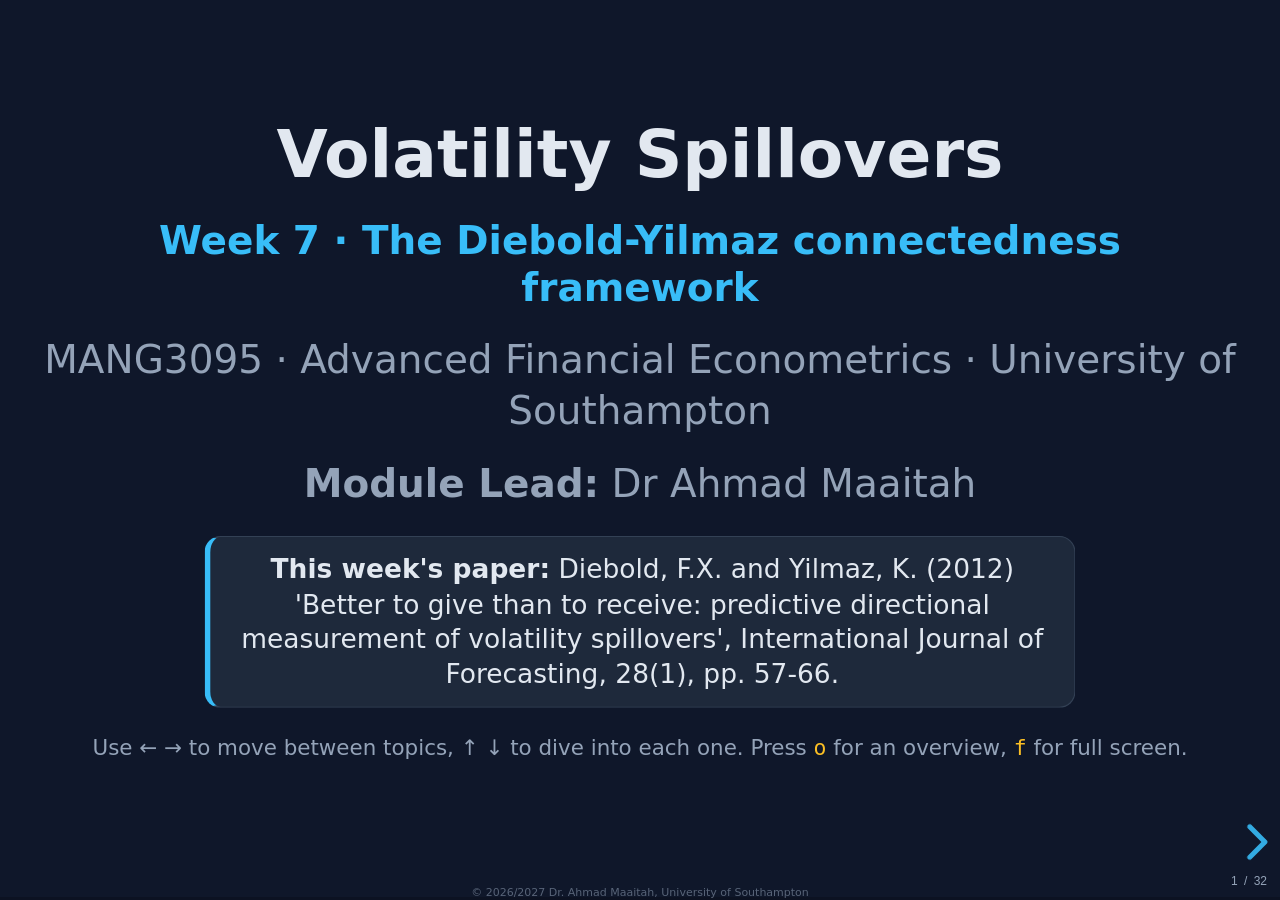
<file: lectures/lecture07/index.html>
<!DOCTYPE html>
<html lang="en">
<head>
<meta charset="utf-8">
<meta name="viewport" content="width=device-width, initial-scale=1.0, maximum-scale=1.0, user-scalable=no">
<title>Week 7 · Volatility Spillovers: Diebold and Yilmaz (2012) - MANG3095</title>
<link rel="stylesheet" href="../../assets/vendor/reveal/dist/reset.css">
<link rel="stylesheet" href="../../assets/vendor/reveal/dist/reveal.css">
<link rel="stylesheet" href="../../assets/vendor/reveal/dist/theme/black.css">
<link rel="stylesheet" href="../../assets/vendor/reveal/plugin/highlight/monokai.css">
<link rel="stylesheet" href="../../assets/vendor/katex/katex.min.css">
<link rel="stylesheet" href="../../assets/css/theme.css">
<style>
.dytable { font-size: .55em; margin: .4em auto; }
.dytable td, .dytable th { text-align: right; padding: 4px 10px; }
.dytable td:first-child, .dytable th:first-child { text-align: left; }
.dytable .own { color: #94a3b8; }
.dytable .net-pos { color: #34d399; font-weight: 600; }
.dytable .net-neg { color: #f87171; font-weight: 600; }
.dytable .tci { color: #fbbf24; font-weight: 700; }
.reveal .pyrun textarea.pyrun-code { max-height: 400px; }
</style>
</head>
<body>
<div class="reveal">
<div class="slides">

<!-- ======================= TITLE ======================= -->
<section>
  <h1>Volatility Spillovers</h1>
  <h3>Week 7 · The Diebold-Yilmaz connectedness framework</h3>
  <p class="muted">MANG3095 · Advanced Financial Econometrics · University of Southampton</p>
  <p class="muted"><b>Module Lead:</b> Dr Ahmad Maaitah</p>
  <div class="panel def small" style="max-width:760px;margin:1em auto">
    <b>This week's paper:</b> Diebold, F.X. and Yilmaz, K. (2012) 'Better to give than to receive:
    predictive directional measurement of volatility spillovers', <i>International Journal of Forecasting</i>, 28(1), pp. 57-66.
  </div>
  <p class="tiny">Use ← → to move between topics, ↑ ↓ to dive into each one. Press <code>o</code> for an overview, <code>f</code> for full screen.</p>
</section>

<!-- ======================= AGENDA ======================= -->
<section>
  <h2>This week</h2>
  <ul class="small">
    <li><b>The paper</b> - the question, the data, the headline spillover table</li>
    <li><b>Preparing the data and model</b> - returns vs volatilities, stationarity, lag choice</li>
    <li><b>The method</b> - VAR, generalised FEVD, and the connectedness table</li>
    <li><b>Interactive lab</b> - build the table live, roll it through time, find the transmitters</li>
    <li><b>Code environment</b> - the full workflow in Stata, EViews, R and Python</li>
    <li><b>Robustness</b> - lag order, horizon, window length and subsamples</li>
    <li><b>Results and discussion</b> - what we find on FX data, and how to use this in your dissertation</li>
  </ul>
  <p class="tiny muted">All numbers in this deck come from <code>code/lecture07.py</code> run on the module's
    <code>fx_returns</code> data, and are reproduced live by the in-browser simulations and Python cells.</p>
</section>

<!-- ======================= 1. THE PAPER ======================= -->
<section>
  <section>
    <h2>1 · The paper</h2>
    <h3>The question</h3>
    <p class="small">Financial crises recur, and during crises volatility <em>spills over</em> across markets.
      Diebold and Yilmaz want a measure that can <b>quantify and monitor</b> those spillovers:
      an "early warning system" for emerging crises and a tracker for ongoing ones.</p>
    <div class="panel small"><b class="accent">The gaps this paper fills.</b> Their 2009 <i>Economic Journal</i> index had two
      methodological limits: it relied on <b>Cholesky-factor identification</b>, so results could depend on the ordering of
      the variables, and it measured only <b>total</b> spillovers. Substantively, it covered only equity markets across countries.</div>
    <ul class="small">
      <li><b>Fix 1:</b> a <em>generalised</em> VAR variance decomposition (Koop, Pesaran and Potter 1996; Pesaran and Shin 1998), invariant to ordering</li>
      <li><b>Fix 2:</b> <em>directional</em> spillovers: from each market, to each market, and in net terms</li>
      <li><b>New ground:</b> spillovers <em>across asset classes</em> within the US, not just across countries</li>
    </ul>
  </section>
  <section>
    <h3>The data</h3>
    <ul class="small">
      <li>Four US asset classes: <b>stocks</b> (S&amp;P 500), <b>bonds</b> (10-year Treasury yield),
        <b>FX</b> (NYBOT US dollar index futures), <b>commodities</b> (Dow Jones/UBS commodity index)</li>
      <li>Daily data, 25 January 1999 to 29 January 2010: <b>2771 observations</b>, spanning the global financial crisis</li>
      <li>The object modelled is <b>daily range-based volatility</b> (Parkinson 1980), from daily high and low prices:</li>
    </ul>
    <div class="eq small">$$\tilde\sigma^2_{it}=0.361\,\big[\ln(P^{\max}_{it})-\ln(P^{\min}_{it})\big]^2$$</div>
    <p class="small">annualised as \(\hat\sigma_{it}=100\sqrt{365\cdot\tilde\sigma^2_{it}}\) (their Fig. 1; log volatility summary in their Table 1).</p>
    <div class="panel tip small">The framework itself is generic: it applies to "returns or return volatilities (or, for that matter,
      any return characteristic of interest)". We exploit that this week: we teach the machinery on <b>returns</b>, and say so explicitly.</div>
  </section>
  <section>
    <h3>Headline result: the volatility spillover table (their Table 2)</h3>
    <table class="data dytable">
      <tr><th></th><th>Stocks</th><th>Bonds</th><th>Commod.</th><th>FX</th><th>FROM others</th></tr>
      <tr><td>Stocks</td><td class="own">88.76</td><td>7.28</td><td>0.34</td><td>3.62</td><td>11.24</td></tr>
      <tr><td>Bonds</td><td>10.17</td><td class="own">81.49</td><td>2.69</td><td>5.65</td><td>18.51</td></tr>
      <tr><td>Commodities</td><td>0.46</td><td>3.69</td><td class="own">93.71</td><td>2.14</td><td>6.29</td></tr>
      <tr><td>FX</td><td>5.66</td><td>6.99</td><td>1.59</td><td class="own">85.76</td><td>14.24</td></tr>
      <tr><td>TO others</td><td>16.29</td><td>17.95</td><td>4.63</td><td>11.41</td><td class="tci">Total: 50.3/400 = 12.6%</td></tr>
      <tr><td>NET (TO - FROM)</td><td class="net-pos">+5.05</td><td class="net-neg">-0.56</td><td class="net-neg">-1.66</td><td class="net-neg">-2.83</td><td></td></tr>
    </table>
    <ul class="small">
      <li>Estimated from a <b>VAR(4)</b> with <b>generalised</b> 10-day-ahead forecast error variance decompositions</li>
      <li>Full-sample spillovers are <b>low on average</b>: only 12.6% of forecast error variance comes from cross-market shocks</li>
      <li>The <b>stock market is the largest net transmitter</b> (+5.05), FX the largest net receiver (-2.83): "better to give than to receive"</li>
    </ul>
  </section>
  <section>
    <h3>Headline result: spillovers surge in the crisis</h3>
    <ul class="small">
      <li>The full-sample table is an <em>average</em>; to see the dynamics they re-estimate on <b>200-day rolling windows</b> (their Fig. 2)</li>
      <li>The total spillover plot starts just below 15% and mostly fluctuates <b>between 10% and 20%</b>, rising above 20% in mid-2006 after the May 2006 FOMC tightening</li>
      <li>During the 2007-2009 crisis it <b>surges beyond 30%</b>, in four waves: the credit crunch (July-August 2007), the early-2008 panic and Bear Stearns, the Lehman collapse (September-December 2008), and the first half of 2009</li>
      <li>Directional plots (their Figs. 3-6): after January 2008 the <b>net spillover from stocks stayed positive throughout</b>, reaching about +7% after Lehman, hitting the FX market hardest (close to 5%)</li>
      <li>Robustness (their Figs. A.1, A.2): the index barely moves for VAR orders 2-6 and horizons 4-10 days</li>
    </ul>
    <div class="panel tip small"><b>Why it matters for you.</b> The connectedness toolkit is one of the most used
      empirical designs in finance dissertations: pick a set of markets, compute the table, roll it through time, and
      tell the story of who transmits and who receives. This week you build every piece of it.</div>
  </section>
</section>

<!-- ======================= 2. PREPARING THE DATA AND MODEL ======================= -->
<section>
  <section>
    <h2>2 · Preparing the data and model</h2>
    <h3>Our data: FX returns (and how they differ from the paper's volatilities)</h3>
    <ul class="small">
      <li>We use <code>fx_returns</code>: daily % log changes of the <b>EUR, GBP and JPY dollar exchange rates</b>,
        15 December 1998 to 3 July 2018, <b>T = 7141</b> (positive = the currency weakens against the USD)</li>
      <li>Sample statistics: means ≈ 0, daily sd 0.46 (EUR), 0.42 (GBP), 0.47 (JPY) percent</li>
      <li>Largest single move: GBP +6.35% on 24 June 2016, the morning after the Brexit referendum</li>
    </ul>
    <div class="panel warn small"><b>Be explicit about the object you model.</b> Diebold and Yilmaz measure spillovers in
      <b>range-based volatilities</b> (Parkinson estimates from daily highs and lows). We teach the machinery on <b>returns</b>:
      the mathematics is identical, the interpretation changes to <em>return</em> spillovers. In your own work, state clearly
      whether your table measures return or volatility connectedness, and construct the volatility series first if it is the latter
      (range-based estimates, realised volatility, or GARCH conditional volatilities all appear in this literature).</div>
  </section>
  <section>
    <h3>Check 1: stationarity</h3>
    <p class="small">The whole framework rests on a <b>covariance-stationary VAR</b>, so unit-root tests come first.
      ADF tests with a constant (lags by AIC) on our three series:</p>
    <table class="data" style="font-size:.6em">
      <tr><th>Series</th><th>ADF statistic</th><th>5% critical value</th><th>p-value</th><th>Conclusion</th></tr>
      <tr><td>EUR</td><td>-42.34</td><td>-2.86</td><td>&lt; 0.0001</td><td>reject unit root: stationary</td></tr>
      <tr><td>GBP</td><td>-41.82</td><td>-2.86</td><td>&lt; 0.0001</td><td>reject unit root: stationary</td></tr>
      <tr><td>JPY</td><td>-42.34</td><td>-2.86</td><td>&lt; 0.0001</td><td>reject unit root: stationary</td></tr>
    </table>
    <ul class="small">
      <li>Daily returns are overwhelmingly stationary: exactly why we work with returns, not exchange rate <em>levels</em></li>
      <li><b>Scaling and outliers:</b> all three series are in the same units (daily %), so no rescaling is needed;
        big observations (Brexit, October 2008) are genuine market events and stay in: they are the spillovers we want to measure</li>
    </ul>
  </section>
  <section>
    <h3>Check 2: how many lags?</h3>
    <p class="small">Information criteria for VAR order \(p\) (maximum 8), from <code>code/lecture07.py</code>:</p>
    <table class="data" style="font-size:.6em">
      <tr><th>Criterion</th><th>AIC</th><th>BIC (SC)</th><th>Hannan-Quinn</th><th>FPE</th></tr>
      <tr><td>Chosen p</td><td>4</td><td>1</td><td>2</td><td>4</td></tr>
    </table>
    <ul class="small">
      <li>The criteria disagree, as they often do with T this large: AIC and FPE like 4, BIC likes 1, HQ picks 2</li>
      <li>We take <b>p = 2</b> (the HQ choice) as the baseline and treat p = 1, ..., 4 as a robustness dimension,
        exactly as the paper varies its VAR order from 2 to 6</li>
      <li>The paper itself uses p = 4 and forecast horizon H = 10 days; we use <b>H = 10</b> too</li>
    </ul>
    <p class="small muted">▼ run both checks yourself</p>
  </section>
  <section>
    <h3>Run it yourself: stationarity on the real series</h3>
    <p class="small">ADF tests on the actual EUR, GBP and JPY return series, in your browser:</p>
    <div class="pyrun">
<textarea class="pyrun-code" spellcheck="false">
from statsmodels.tsa.stattools import adfuller
df = load("fx_returns")                     # 7141 daily % log returns vs USD
print(df.describe().round(3).loc[["mean", "std", "min", "max"]])
for c in ["EUR", "GBP", "JPY"]:
    stat, p, lags, nobs, crit, _ = adfuller(df[c], regression="c", autolag="AIC")
    print(f"{c}: ADF = {stat:7.2f}   p = {p:.4f}   5% cv = {crit['5%']:.2f}")
</textarea>
    </div>
    <p class="tiny muted">All three statistics are around -42 against a critical value of -2.86: returns are
      emphatically stationary, so the VAR below is on safe ground. The first run downloads Python into your browser (~15 MB).</p>
  </section>
</section>

<!-- ======================= 3. THE METHOD ======================= -->
<section>
  <section>
    <h2>3 · The method</h2>
    <h3>Step 1: a VAR and its moving-average form</h3>
    <p class="small">Start from a covariance-stationary N-variable VAR(p):</p>
    <div class="eq">$$x_t=\sum_{i=1}^{p}\Phi_i\,x_{t-i}+\varepsilon_t,\qquad \varepsilon_t\sim(0,\Sigma)$$</div>
    <p class="small">Each equation is estimated by OLS on the lags of <em>all</em> variables. Inverting gives the moving-average representation
      \(x_t=\sum_{i=0}^{\infty}A_i\,\varepsilon_{t-i}\), whose coefficient matrices follow the recursion</p>
    <div class="eq small">$$A_i=\Phi_1A_{i-1}+\Phi_2A_{i-2}+\dots+\Phi_pA_{i-p},\qquad A_0=I_N,\ A_i=0\ \text{for } i<0$$</div>
    <p class="small">The \(A_i\) matrices are the key to the system's dynamics: variance decompositions parse the H-step-ahead
      forecast error variance of each variable into parts attributable to each shock.</p>
  </section>
  <section>
    <h3>Step 2: the generalised FEVD (the paper's eq. 1)</h3>
    <p class="small">Orthogonalising shocks by Cholesky makes the answer depend on variable ordering. The KPPS
      <b>generalised</b> decomposition instead allows correlated shocks and accounts for them via the observed error distribution:</p>
    <div class="eq small">$$\theta^g_{ij}(H)=\frac{\sigma_{jj}^{-1}\sum_{h=0}^{H-1}\big(e_i' A_h \Sigma\, e_j\big)^2}
      {\sum_{h=0}^{H-1}\big(e_i' A_h \Sigma A_h' e_i\big)}$$</div>
    <ul class="small">
      <li>\(\theta^g_{ij}(H)\): the share of variable \(i\)'s H-step forecast error variance due to shocks in variable \(j\)</li>
      <li>\(\Sigma\) is the residual covariance matrix, \(\sigma_{jj}\) its jth diagonal entry, \(e_i\) the ith selection vector</li>
      <li>Because shocks are <em>not</em> orthogonalised, rows do not sum to one, so normalise each row (eq. 2):</li>
    </ul>
    <div class="eq small">$$\tilde\theta^g_{ij}(H)=\frac{\theta^g_{ij}(H)}{\sum_{j=1}^{N}\theta^g_{ij}(H)}
      \quad\Rightarrow\quad \sum_{j=1}^{N}\tilde\theta^g_{ij}(H)=1,\qquad \sum_{i,j=1}^{N}\tilde\theta^g_{ij}(H)=N$$</div>
  </section>
  <section>
    <h3>Step 3: from the FEVD to spillover measures</h3>
    <div class="cols">
      <div class="panel small"><b class="accent">Total spillover index</b> (eq. 3)
        <div class="eq small">$$S^g(H)=\frac{\sum_{i\ne j}\tilde\theta^g_{ij}(H)}{N}\cdot 100$$</div>
        The average share of forecast error variance coming from <em>other</em> markets: one number for system-wide connectedness.</div>
      <div class="panel small"><b class="accent2">Directional and net</b> (eqs. 4-6)
        <div class="eq small">$$\text{FROM}_i=\textstyle\sum_{j\ne i}\tilde\theta^g_{ij}\cdot 100,\quad
        \text{TO}_i=\textstyle\sum_{j\ne i}\tilde\theta^g_{ji}\cdot 100$$</div>
        <div class="eq small">$$\text{NET}_i=\text{TO}_i-\text{FROM}_i$$</div>
        Positive NET: a <b>net transmitter</b>. Negative: a <b>net receiver</b>.</div>
    </div>
    <p class="tiny muted">Notation note: the paper's eqs. (4)-(5) divide the directional sums by N so they aggregate to the total
      index; its Table 2 reports the plain row and column sums shown here (each row of the table sums to 100). Both conventions
      appear in the literature. Eq. (7) also defines net <em>pairwise</em> spillovers,
      \(\big(\tilde\theta^g_{ji}-\tilde\theta^g_{ij}\big)\cdot 100/N\), for market pairs.</p>
  </section>
  <section>
    <h3>How to read a connectedness table</h3>
    <table class="data" style="font-size:.58em">
      <tr><th></th><th>shock to EUR</th><th>shock to GBP</th><th>shock to JPY</th><th>FROM others</th></tr>
      <tr><td><b>FEV of EUR</b></td><td class="muted">own share</td><td>GBP → EUR</td><td>JPY → EUR</td><td>row sum, off-diagonal</td></tr>
      <tr><td><b>FEV of GBP</b></td><td>EUR → GBP</td><td class="muted">own share</td><td>JPY → GBP</td><td>...</td></tr>
      <tr><td><b>FEV of JPY</b></td><td>EUR → JPY</td><td>GBP → JPY</td><td class="muted">own share</td><td>...</td></tr>
      <tr><td><b>TO others</b></td><td>column sum, off-diag.</td><td>...</td><td>...</td><td><b>Total index = mean FROM</b></td></tr>
    </table>
    <ul class="small">
      <li>Cell (i, j): the % of market i's H-step forecast error variance explained by shocks originating in market j</li>
      <li><b>Rows sum to 100</b> by the normalisation in eq. (2): each market's forecast error variance is fully parsed into own + cross shares</li>
      <li>Columns need not sum to 100: a market can explain a lot (or a little) of everyone else's variance</li>
      <li>The table is an approximate "input-output" decomposition of system-wide risk</li>
    </ul>
    <p class="small muted">▼ next: build this table live on the real data</p>
  </section>
</section>

<!-- ======================= 4. INTERACTIVE LAB ======================= -->
<section>
  <section>
    <p class="tiny muted" style="margin-bottom:0">4 · Interactive lab</p>
    <h3>Sim 1: the connectedness table, live</h3>
    <p class="tiny muted">VAR(p) estimated equation by equation on the embedded data (the most recent 2000 observations of
      <code>fx_returns</code>, January 2013 to July 2018), then the generalised FEVD at horizon H. Move the sliders: the whole table re-estimates.</p>
    <div class="sim" id="sim-table">
      <div id="tbl-dy"></div>
      <div class="controls-row" id="ctl-table"></div>
    </div>
    <div class="panel tip" style="font-size:.5em"><b>Reading the results.</b> Each cell (i, j) is the share of row market i's
      H-step forecast error variance due to shocks from column market j; the diagonal is the own share, and every row sums to 100
      by construction (eq. 2). Here EUR and GBP are tightly linked (their mutual cells are around 20), while JPY is the most
      self-contained row: its variance is about 86% home-grown. At p = 2, H = 10 the total index is <b>22.74%</b> on this 2013-2018
      subsample (23.68% on the full 7141-day sample: see the Python cell in section 5). Nudge p from 1 to 4 or H from 2 to 20 and
      watch how little the table moves: for a researcher this is the first sign that measured connectedness is a property of the
      data, not of the tuning choices.</div>
    <noscript><div class="sim-fallback">Interactive demo requires JavaScript: it estimates a VAR(p) on the embedded EUR/GBP/JPY returns, computes the generalised FEVD at horizon H, and displays the full Diebold-Yilmaz connectedness table (FROM, TO, NET, total index) with sliders for the lag order p (1-4) and horizon H (2-20).</div></noscript>
  </section>
  <section>
    <h3>Sim 2: the rolling total spillover index</h3>
    <div class="sim" id="sim-roll">
      <canvas id="cv-roll" width="880" height="290"></canvas>
      <div class="controls-row" id="ctl-roll"></div>
      <div class="note">Total connectedness re-estimated on rolling windows (VAR(2), H = 10, every 5th day) across 2013-2018.
        Shorten the window and the index becomes more nervous; lengthen it and episodes smooth out. The dashed line is the
        full-subsample average.</div>
    </div>
    <div class="panel tip" style="font-size:.5em"><b>Reading the results.</b> The full-sample table hides the dynamics: rolling
      estimation reveals them, exactly as the paper's Fig. 2 does for US asset classes (10-20% in calm times, above 30% in the
      crisis). On our FX panel with w = 200 the index averages about 29% and swings between roughly 14% and 45%: it peaks in
      late 2013 (Abenomics yen swings and the Fed taper tantrum), stays high through the 2014-15 dollar surge and ECB QE, and
      climbs again into early 2017 as windows absorb the Brexit vote (marked) and its aftermath. A researcher reads spikes as
      periods when a common shock dominates all markets, so forecast errors become mutually explainable, and reports the
      window-length sensitivity you can generate here as a robustness figure.</div>
    <noscript><div class="sim-fallback">Interactive demo requires JavaScript: it computes the Diebold-Yilmaz total spillover index on rolling windows of the embedded FX returns with a window-length slider (100-500 days), plots it through time with the Brexit vote marked, and reports the mean, minimum and maximum of the series.</div></noscript>
  </section>
  <section>
    <h3>Sim 3: net directional spillovers - transmitters and receivers</h3>
    <div class="sim" id="sim-net">
      <canvas id="cv-net-ts" width="880" height="150"></canvas>
      <canvas id="cv-net-bar" width="880" height="150"></canvas>
      <div class="controls-row" id="ctl-net"></div>
      <div class="note">NET = TO - FROM per currency, rolling VAR(2), H = 10, w = 200. Drag the scrubber or press play.</div>
    </div>
    <div class="panel tip" style="font-size:.5em"><b>Reading the results.</b> This is the paper's title in one picture:
      "better to give than to receive". A positive bar marks a net <b>transmitter</b> of shocks, a negative bar a net
      <b>receiver</b>. Over 2013-2018 EUR is the habitual transmitter (mean net about +3.8), JPY the habitual receiver
      (about -3.2, consistent with its passive safe-haven role), while GBP swaps roles violently: it swings from -9 to +11,
      turning into the system's dominant transmitter around sterling-specific shocks such as the Brexit vote. The paper finds the
      same reversal for US stocks, whose net spillover stayed positive through 2008-2009 and peaked near +7% after Lehman.
      In a dissertation, the net plot is where the economic story lives: name the transmitter, date the switch, explain the event.</div>
    <noscript><div class="sim-fallback">Interactive demo requires JavaScript: it plots rolling net directional spillovers (TO minus FROM) for EUR, GBP and JPY, with a time scrubber and play button animating a bar chart of each currency's net transmitter/receiver position.</div></noscript>
  </section>
  <section>
    <h3>Sim 4: Cholesky vs generalised - why ordering matters</h3>
    <div class="sim" id="sim-chol">
      <div id="tbl-chol"></div>
      <div class="controls-row" id="ctl-chol"></div>
      <div class="note">Same data, same VAR(2), same H = 10. Toggle between the generalised FEVD and the Cholesky FEVD,
        then cycle through the 6 possible orderings of three variables and watch the Cholesky table shift while the
        generalised one never moves.</div>
    </div>
    <div class="panel tip" style="font-size:.5em"><b>Reading the results.</b> This is the paper's core methodological motivation.
      Under Cholesky identification the first-ordered variable absorbs contemporaneous correlation, so every cell, and the total
      index (13.23% to 14.98% across the six orderings here), depends on an arbitrary ordering choice; with N = 4 markets the
      paper would face 24 different tables. The generalised decomposition is identical under every ordering (22.74%). Note the
      level difference is by construction, not a bug: generalised shocks stay correlated, so common news is credited to both
      markets at once, inflating cross shares relative to Cholesky. Compare indices only within one identification scheme,
      and if you must use Cholesky, show your results are robust across orderings.</div>
    <noscript><div class="sim-fallback">Interactive demo requires JavaScript: it computes the connectedness table under the generalised FEVD and under Cholesky identification for each of the six variable orderings, showing that the Cholesky total index varies with the ordering while the generalised index does not.</div></noscript>
  </section>
</section>

<!-- ======================= 5. CODE ENVIRONMENT ======================= -->
<section>
  <section>
    <h2>5 · Code environment</h2>
    <p class="small">The complete workflow lives in <code>code/lecture07.{do, prg, R, py}</code>, running on
      <code>data/csv/fx_returns.csv</code>. Three steps, each shown in all four languages, each reproducible in your browser:</p>
    <ol class="small">
      <li><b>Prepare:</b> load the returns, test stationarity, choose the VAR lag order</li>
      <li><b>Estimate:</b> fit the VAR, compute the generalised FEVD, assemble the spillover table</li>
      <li><b>Roll:</b> re-estimate on moving windows for the total and net spillover plots</li>
    </ol>
    <div class="panel def small"><b>Software landscape, honestly.</b> R is the natural home of this literature:
      the <code>ConnectednessApproach</code> package (Gabauer) reproduces the entire Diebold-Yilmaz 2012 paper and is what we
      use in the R tab. Python needs about 40 lines of numpy. Stata and EViews have no built-in generalised-FEVD spillover
      command, so those tabs show the closest official routes and flag community add-ons where they exist.</div>
  </section>
  <section>
    <h3>Step 1 · Prepare the data and choose the lag</h3>
    <div class="codetabs">
      <div class="tabbar">
        <button>Stata</button><button>EViews</button><button>R</button><button>Python</button>
      </div>
      <div class="tabpane"><pre><code>import delimited using "../../../data/csv/fx_returns.csv", clear
gen t = _n
tsset t                          // daily returns; integer time index

dfuller eur, lags(3)             // ADF with constant: reject unit root
dfuller gbp, lags(3)
dfuller jpy, lags(3)

varsoc eur gbp jpy, maxlag(8)    // lag-order criteria (AIC/HQIC/SBIC)</code></pre></div>
      <div class="tabpane"><pre><code>wfopen ..\..\..\data\csv\fx_returns.csv
' ADF unit-root tests (constant):
uroot(adf, const) eur
uroot(adf, const) gbp
uroot(adf, const) jpy
' estimate a VAR, then lag-length criteria:
var fxvar.ls 1 2 eur gbp jpy
' View > Lag Structure > Lag Length Criteria (or: fxvar.laglen(8))</code></pre></div>
      <div class="tabpane"><pre><code>library(vars); library(tseries); library(zoo)
fx &lt;- read.csv("../../../data/csv/fx_returns.csv")
X  &lt;- zoo(fx[, c("EUR", "GBP", "JPY")], order.by = as.Date(fx$date))

apply(fx[, 2:4], 2, adf.test)          # ADF: all p &lt; 0.01, stationary
VARselect(X, lag.max = 8, type = "const")$selection
# AIC -&gt; 4, SC -&gt; 1, HQ -&gt; 2: baseline p = 2, robustness p = 1..4</code></pre></div>
      <div class="tabpane"><pre><code>import pandas as pd
from statsmodels.tsa.stattools import adfuller
from statsmodels.tsa.api import VAR

df = pd.read_csv("../../../data/csv/fx_returns.csv", parse_dates=["date"])
for c in ["EUR", "GBP", "JPY"]:
    stat, p, *_ = adfuller(df[c], regression="c", autolag="AIC")
    print(c, round(stat, 2), p)               # all approx -42, p < 1e-4

sel = VAR(df[["EUR", "GBP", "JPY"]].values).select_order(maxlags=8)
print(sel.aic, sel.bic, sel.hqic)             # 4, 1, 2</code></pre></div>
    </div>
    <p class="small muted">▼ reproduce the lag-selection numbers in the browser</p>
  </section>
  <section>
    <h3>Step 1 in the browser: lag selection</h3>
    <div class="pyrun">
<textarea class="pyrun-code" spellcheck="false">
from statsmodels.tsa.api import VAR
df = load("fx_returns")
sel = VAR(df[["EUR", "GBP", "JPY"]].values).select_order(maxlags=8)
print(sel.summary())
print(f"AIC -> p = {sel.aic}   BIC -> p = {sel.bic}   HQ -> p = {sel.hqic}")
</textarea>
    </div>
    <p class="tiny muted">Expected: AIC picks 4, BIC picks 1, Hannan-Quinn picks 2. We proceed with p = 2 and
      revisit the choice in the robustness section.</p>
  </section>
  <section>
    <h3>Step 2 · Estimate the VAR and build the spillover table</h3>
    <div class="codetabs">
      <div class="tabbar">
        <button>Stata</button><button>EViews</button><button>R</button><button>Python</button>
      </div>
      <div class="tabpane"><pre><code>var eur gbp jpy, lags(1/2)
irf create dy, set(dyirf, replace) step(10)
irf table fevd                   // forecast-error variance decomposition

* HONEST NOTE: Stata's built-in fevd is CHOLESKY-based, so it depends
* on the variable ordering (the very problem DY 2012 solve). Stata has
* no official generalised-FEVD command. A community-contributed
* -spillover- command circulates (try: search spillover, all): check
* its help file to see whether it implements the Cholesky (DY 2009) or
* generalised (DY 2012) decomposition before using it in your work.
* For the generalised table, use the R or Python routes on this slide.</code></pre></div>
      <div class="tabpane"><pre><code>var fxvar.ls 1 2 eur gbp jpy
' Variance decomposition at 10 days:
'   View > Variance Decomposition, horizon 10.
' EViews 12+ offers a "Generalized" factorization option in that
' dialog; older versions offer Cholesky (ordering matters) and
' structural factors only - say which one you used.
fxvar.decomp(10)
' Generalised IMPULSE RESPONSES are available in all recent versions:
fxvar.impulse(10, imp=gen)</code></pre></div>
      <div class="tabpane"><pre><code># The ConnectednessApproach package (Gabauer) - the standard tool.
# Its website replicates DY2012 itself (nlag = 4, nfore = 10):
# gabauerdavid.github.io/ConnectednessApproach/2012DieboldYilmaz
install.packages("ConnectednessApproach")   # once
library(ConnectednessApproach)

dca &lt;- ConnectednessApproach(X, nlag = 2, nfore = 10, model = "VAR")
dca$TABLE          # the full spillover table (FROM/TO/NET/TCI)
dca$TCI            # total connectedness index: 23.7 on our data</code></pre></div>
      <div class="tabpane"><pre><code>import numpy as np
# teaching-grade GFEVD in numpy - full listing in code/lecture07.py
def var_ols(X, p):                      # equation-by-equation OLS
    T, N = X.shape
    Z = np.hstack([np.ones((T-p, 1))] + [X[p-i-1:T-i-1] for i in range(p)])
    B = np.linalg.lstsq(Z, X[p:], rcond=None)[0]
    E = X[p:] - Z @ B
    Sigma = E.T @ E / (T - p - N*p - 1)
    return np.stack([B[1+i*N:1+(i+1)*N].T for i in range(p)]), Sigma

def gfevd(Phi, Sigma, H):               # Pesaran-Shin, row-normalised
    N = Sigma.shape[0]; A = [np.eye(N)]
    for h in range(1, H):
        A.append(sum(Phi[i] @ A[h-1-i] for i in range(min(h, len(Phi)))))
    num = sum((Ah @ Sigma)**2 / np.diag(Sigma) for Ah in A)
    den = sum(np.diag(Ah @ Sigma @ Ah.T) for Ah in A)
    th = num / den[:, None]
    return th / th.sum(axis=1, keepdims=True)</code></pre></div>
    </div>
    <p class="small muted">▼ run the whole table in the browser</p>
  </section>
  <section>
    <h3>Step 2 in the browser: the full-sample table</h3>
    <div class="pyrun">
<textarea class="pyrun-code" spellcheck="false">
import numpy as np
df = load("fx_returns"); names = ["EUR", "GBP", "JPY"]
X = df[names].values; T, N = X.shape; p, H = 2, 10

Z = np.hstack([np.ones((T-p, 1))] + [X[p-i-1:T-i-1] for i in range(p)])
B = np.linalg.lstsq(Z, X[p:], rcond=None)[0]        # VAR(p) OLS, all equations
E = X[p:] - Z @ B
Sigma = E.T @ E / (T - p - N*p - 1)                 # residual covariance
Phi = [B[1+i*N:1+(i+1)*N].T for i in range(p)]      # coefficient matrices

A = [np.eye(N)]                                     # MA matrices A_0..A_{H-1}
for h in range(1, H):
    A.append(sum(Phi[i] @ A[h-1-i] for i in range(min(h, p))))
num = sum((Ah @ Sigma)**2 / np.diag(Sigma) for Ah in A)   # Pesaran-Shin GFEVD
den = sum(np.diag(Ah @ Sigma @ Ah.T) for Ah in A)
D = num / den[:, None]; D = D / D.sum(1, keepdims=True) * 100

frm = D.sum(1) - np.diag(D); to = D.sum(0) - np.diag(D)
print("       " + "".join(f"{c:>8}" for c in names) + "    FROM")
for i, c in enumerate(names):
    print(f"  {c} " + "".join(f"{v:8.2f}" for v in D[i]) + f"{frm[i]:8.2f}")
print("  TO  " + "".join(f"{v:8.2f}" for v in to) + "   NET " +
      " ".join(f"{v:+.2f}" for v in to - frm))
print(f"Total connectedness index (p={p}, H={H}): {frm.mean():.2f}%")
</textarea>
    </div>
    <p class="tiny muted">Expected: TCI = 23.68% on the full 7141-day sample, NET = +2.45 (EUR), -0.15 (GBP), -2.30 (JPY):
      the same numbers as <code>code/lecture07.py</code> and (on its 2013-2018 subsample) Sim 1.</p>
  </section>
  <section>
    <h3>Step 3 · Rolling windows and net spillovers</h3>
    <div class="codetabs">
      <div class="tabbar">
        <button>Stata</button><button>EViews</button><button>R</button><button>Python</button>
      </div>
      <div class="tabpane"><pre><code>* Rolling the CHOLESKY total index is possible with a forvalues loop
* over windows (re-run -var- and -irf- each time and collect the fevd
* matrices with irf ctable / matrix commands), but Stata has no
* official generalised-FEVD machinery to roll. In practice,
* researchers do this step in R (ConnectednessApproach) or Python
* and import the resulting index series back into Stata if needed:
import delimited using "spillover_index.csv", clear
tsset window_end
tsline tci</code></pre></div>
      <div class="tabpane"><pre><code>' EViews: rolling VAR variance decompositions require a program loop:
'   for !s = 1 to 6941 step 5
'     smpl @first+!s @first+!s+199
'     fxvar.ls 1 2 eur gbp jpy
'     ... store the decomposition ...
'   next
' The dialogs do not automate this; the R route below is far quicker.</code></pre></div>
      <div class="tabpane"><pre><code>library(ConnectednessApproach)
dca &lt;- ConnectednessApproach(X, nlag = 2, nfore = 10,
                             window.size = 200, model = "VAR")
PlotTCI(dca)        # rolling total connectedness (paper's Fig. 2)
PlotNET(dca)        # net directional spillovers  (paper's Fig. 5)
PlotNPDC(dca)       # net pairwise spillovers     (paper's Fig. 6)</code></pre></div>
      <div class="tabpane"><pre><code>def rolling_tci(X, p, H, w, step=5):
    out, ends = [], []
    for s in range(0, len(X) - w + 1, step):
        Phi, Sigma = var_ols(X[s:s+w], p)
        th = gfevd(Phi, Sigma, H)
        out.append((th.sum() - np.trace(th)) / X.shape[1] * 100)
        ends.append(s + w - 1)
    return np.array(ends), np.array(out)

ends, tci = rolling_tci(X, 2, 10, 200)
print(tci.mean(), tci.min(), tci.max())</code></pre></div>
    </div>
    <p class="small muted">▼ roll it in the browser (about 15 seconds of compute)</p>
  </section>
  <section>
    <h3>Step 3 in the browser: the rolling index</h3>
    <div class="pyrun">
<textarea class="pyrun-code" spellcheck="false">
import numpy as np
import matplotlib.pyplot as plt
df = load("fx_returns"); X = df[["EUR", "GBP", "JPY"]].values

def tci(X, p=2, H=10):                          # total index for one sample
    T, N = X.shape
    Z = np.hstack([np.ones((T-p, 1))] + [X[p-i-1:T-i-1] for i in range(p)])
    B = np.linalg.lstsq(Z, X[p:], rcond=None)[0]
    E = X[p:] - Z @ B; S = E.T @ E / (T - p - N*p - 1)
    Phi = [B[1+i*N:1+(i+1)*N].T for i in range(p)]; A = [np.eye(N)]
    for h in range(1, H):
        A.append(sum(Phi[i] @ A[h-1-i] for i in range(min(h, p))))
    num = sum((Ah @ S)**2 / np.diag(S) for Ah in A)
    den = sum(np.diag(Ah @ S @ Ah.T) for Ah in A)
    th = num / den[:, None]; th /= th.sum(1, keepdims=True)
    return (th.sum() - np.trace(th)) / N * 100

w, step = 200, 20                     # coarse grid to stay quick in-browser
vals = [tci(X[s:s+w]) for s in range(0, len(X) - w + 1, step)]
print(f"{len(vals)} windows: mean {np.mean(vals):.1f}%  "
      f"min {np.min(vals):.1f}%  max {np.max(vals):.1f}%")
plt.plot(range(0, len(X) - w + 1, step), vals, lw=0.9)
plt.title("Rolling total connectedness, w = 200, p = 2, H = 10")
</textarea>
    </div>
    <p class="tiny muted">Expected: 348 windows, mean about 30.1%, ranging from 11.0% to 56.1% over 1999-2018. The peak
      window ends in November 2006, echoing the paper's own mid-2006 spike after the May 2006 FOMC tightening.</p>
  </section>
</section>

<!-- ======================= 6. ROBUSTNESS ======================= -->
<section>
  <section>
    <h2>6 · Robustness checks</h2>
    <h3>The paper's robustness theme, rebuilt</h3>
    <ul class="small">
      <li>The paper's appendix (Figs. A.1, A.2) re-plots the whole rolling index for <b>VAR orders 2-6</b> and
        <b>horizons 4-10 days</b>, showing min/median/max bands: the plot is "not sensitive" to either choice</li>
      <li>We rebuild that theme on our data along <b>four</b> dimensions:</li>
    </ul>
    <table class="data" style="font-size:.6em">
      <tr><th>Dimension</th><th>Values tried</th><th>Full-sample TCI (Python)</th></tr>
      <tr><td>Lag order p (H = 10)</td><td>1, 2, 3, 4</td><td>23.62 / 23.68 / 23.70 / 23.71%</td></tr>
      <tr><td>Horizon H (p = 2)</td><td>5, 10, 20</td><td>23.68% at every horizon (flat by H = 5)</td></tr>
      <tr><td>Rolling window w</td><td>100 / 200 / 500</td><td>means 31.9 / 30.2 / 28.9%; ranges shrink as w grows</td></tr>
      <tr><td>Subsamples</td><td>pre-2008 vs 2008 onward</td><td>29.25% vs 20.38%</td></tr>
    </table>
    <p class="small">Conclusion mirrors the paper: p and H are second-order; the <b>window length</b> trades noise
      against smoothing; and the <b>sample period</b> genuinely matters, because connectedness itself moves over time.</p>
  </section>
  <section>
    <h3>Sim 5: the robustness explorer</h3>
    <div class="sim" id="sim-rob">
      <canvas id="cv-rob" width="880" height="215"></canvas>
      <div id="tbl-rob"></div>
      <div class="controls-row" id="ctl-rob"></div>
    </div>
    <div class="panel tip" style="font-size:.5em"><b>Reading the results.</b> The three rolling lines (VAR(2), H = 10) tell one
      story at three resolutions: w = 100 is jumpy and hits the extremes (here 13.5% to 50.7%), w = 300 is smooth but late and
      attenuated (13.3% to 36.7%), and w = 200, the paper's choice, sits between. The (p, H) grid below the figure, recomputed
      live on the embedded data, varies only from 22.62% to 23.06%: exactly the insensitivity the paper's Figs. A.1 and A.2
      document for VAR orders 2-6 and horizons 4-10. A dissertation's robustness section shows both, plus a subsample split
      (ours: 29.3% pre-2008 vs 20.4% after), because average connectedness is itself time-varying.</div>
    <noscript><div class="sim-fallback">Interactive demo requires JavaScript: it overlays the rolling total spillover index for window lengths 100, 200 and 300 and tabulates the full-sample index for every lag order p in 1-4 and horizon H in 5, 10, 20, showing the index is insensitive to p and H but responsive to the window length.</div></noscript>
  </section>
  <section>
    <h3>Run it yourself: subsample analysis</h3>
    <div class="pyrun">
<textarea class="pyrun-code" spellcheck="false">
import numpy as np
df = load("fx_returns"); X = df[["EUR", "GBP", "JPY"]].values

def tci(X, p=2, H=10):                          # total index for one sample
    T, N = X.shape
    Z = np.hstack([np.ones((T-p, 1))] + [X[p-i-1:T-i-1] for i in range(p)])
    B = np.linalg.lstsq(Z, X[p:], rcond=None)[0]
    E = X[p:] - Z @ B; S = E.T @ E / (T - p - N*p - 1)
    Phi = [B[1+i*N:1+(i+1)*N].T for i in range(p)]; A = [np.eye(N)]
    for h in range(1, H):
        A.append(sum(Phi[i] @ A[h-1-i] for i in range(min(h, p))))
    num = sum((Ah @ S)**2 / np.diag(S) for Ah in A)
    den = sum(np.diag(Ah @ S @ Ah.T) for Ah in A)
    th = num / den[:, None]; th /= th.sum(1, keepdims=True)
    return (th.sum() - np.trace(th)) / N * 100

cut = (df.date < "2008-01-01").sum()
print(f"full sample : TCI = {tci(X):.2f}%")
print(f"pre-2008    : TCI = {tci(X[:cut]):.2f}%")
print(f"2008 onward : TCI = {tci(X[cut:]):.2f}%")
print("lag order / horizon grid:")
for p in [1, 2, 3, 4]:
    print(f"  p = {p}: " + "  ".join(f"H={h}: {tci(X, p, h):.2f}%" for h in [5, 10, 20]))
</textarea>
    </div>
    <p class="tiny muted">Expected: pre-2008 connectedness (29.25%) is well above the 2008-2018 level (20.38%), while the
      whole p-H grid stays within 23.6-23.7%. Try your own cut dates: does Brexit-era connectedness stand out?</p>
  </section>
</section>

<!-- ======================= 7. RESULTS AND DISCUSSION ======================= -->
<section>
  <section>
    <h2>7 · Results and discussion</h2>
    <h3>What we found, next to what they found</h3>
    <table class="data" style="font-size:.58em">
      <tr><th></th><th>Diebold-Yilmaz 2012 (4 US asset classes, volatilities)</th><th>This week (3 FX returns, EUR/GBP/JPY)</th></tr>
      <tr><td>Total index (full sample)</td><td>12.6% (VAR(4), H = 10)</td><td>23.68% (VAR(2), H = 10; 23.71% with their p = 4)</td></tr>
      <tr><td>Largest net transmitter</td><td>Stocks (+5.05)</td><td>EUR (+2.45)</td></tr>
      <tr><td>Largest net receiver</td><td>FX (-2.83)</td><td>JPY (-2.30)</td></tr>
      <tr><td>Rolling behaviour</td><td>10-20% calm, above 30% in the 2007-09 crisis</td><td>mean 30%, spikes above 50% (2006, 2008); episodic peaks 2013, 2015, post-Brexit</td></tr>
      <tr><td>p / H sensitivity</td><td>negligible (orders 2-6, horizons 4-10)</td><td>negligible (23.62-23.71%)</td></tr>
    </table>
    <ul class="small">
      <li>Our FX total index is roughly <b>twice</b> the paper's cross-asset-class figure. That is economics, not error:
        three dollar exchange rates share one numeraire and one global risk cycle, so their forecast errors are far more
        mutually explainable than stocks vs bonds vs commodities</li>
      <li>The identification lesson replicates exactly: Cholesky total indices span 15.31-16.01% across the 6 orderings
        of our full sample, while the generalised index is a single number</li>
    </ul>
  </section>
  <section>
    <h3>Using this in your dissertation</h3>
    <ol class="small">
      <li><b>Pick a system</b>, 3 to 10 markets: currencies, sector indices, crypto assets, commodity futures, country ETFs</li>
      <li><b>Choose and defend the object:</b> returns (return spillovers) or a volatility proxy (range-based as in the paper,
        realised, or GARCH conditional volatility): state which and why</li>
      <li><b>Report the full-sample table</b> (own shares, FROM, TO, NET, total index), then the <b>rolling</b> index and
        <b>net</b> plots, dating every spike against real events</li>
      <li><b>Robustness:</b> vary p, H, window length, and split the sample: one figure and one table usually suffice</li>
      <li><b>Tooling:</b> R's <code>ConnectednessApproach</code> for the standard pipeline; your own 40 lines of numpy when
        you need to see (and defend) every step. Next week extends this exact framework to <b>TVP-VAR connectedness</b>
        (Antonakakis, Chatziantoniou and Gabauer 2020), which replaces rolling windows with time-varying parameters</li>
    </ol>
    <div class="panel warn small"><b>Common pitfalls.</b> Mixing return and volatility connectedness when comparing papers;
      comparing generalised index levels against Cholesky ones; windows shorter than the number of VAR parameters times ten;
      and reading every spike as "contagion": the framework deliberately sidesteps that word, measuring spillovers without
      claiming a mechanism.</div>
  </section>
  <section>
    <h3>Summary - what you can now do</h3>
    <ul class="small">
      <li>Explain what a forecast error variance decomposition is, and why the <b>generalised</b> (KPPS) version frees it from variable ordering</li>
      <li>Build the Diebold-Yilmaz <b>connectedness table</b> and read every cell: own shares, FROM, TO, NET, total index</li>
      <li>Estimate it on real data in four languages, by hand in numpy and via <code>ConnectednessApproach</code> in R</li>
      <li>Roll the index through time, date its spikes, and separate <b>transmitters from receivers</b></li>
      <li>Defend the specification with the paper's own robustness dimensions: p, H, window length, subsamples</li>
    </ul>
    <div class="panel def small">
      <b>The paper:</b> Diebold and Yilmaz (2012), <i>IJF</i> 28(1), 57-66 ·
      <b>Code:</b> <a href="code/lecture07.do">Stata</a>, <a href="code/lecture07.prg">EViews</a>,
      <a href="code/lecture07.R">R</a>, <a href="code/lecture07.py">Python</a> ·
      <b>Data:</b> <code>data/csv/fx_returns.csv</code><br>
      <b>Replication reference:</b> the ConnectednessApproach package and its DY2012 replication page
      (gabauerdavid.github.io/ConnectednessApproach/2012DieboldYilmaz)
    </div>
    <div class="files" style="justify-content:center;margin-top:.6em">
      <a href="../../">Hub</a>
      <a href="../lecture06/">← Week 6</a>
      <a href="../lecture08/">Week 8 →</a>
    </div>
  </section>
</section>

<!-- ======================= REFERENCES ======================= -->
<section>
  <h2>References</h2>
  <ul class="refs">
    <li><b>Diebold, F.X. and Yilmaz, K. (2012) 'Better to give than to receive: predictive directional measurement of volatility spillovers', <i>International Journal of Forecasting</i>, 28(1), pp. 57-66.</b></li>
    <li>Diebold, F.X. and Yilmaz, K. (2009) 'Measuring financial asset return and volatility spillovers, with application to global equity markets', <i>Economic Journal</i>, 119(534), pp. 158-171.</li>
    <li>Koop, G., Pesaran, M.H. and Potter, S.M. (1996) 'Impulse response analysis in nonlinear multivariate models', <i>Journal of Econometrics</i>, 74(1), pp. 119-147.</li>
    <li>Pesaran, M.H. and Shin, Y. (1998) 'Generalized impulse response analysis in linear multivariate models', <i>Economics Letters</i>, 58(1), pp. 17-29.</li>
    <li>Sims, C.A. (1980) 'Macroeconomics and reality', <i>Econometrica</i>, 48(1), pp. 1-48.</li>
    <li>Parkinson, M. (1980) 'The extreme value method for estimating the variance of the rate of return', <i>Journal of Business</i>, 53(1), pp. 61-65.</li>
    <li>Antonakakis, N., Chatziantoniou, I. and Gabauer, D. (2020) 'Refined measures of dynamic connectedness based on time-varying parameter vector autoregressions', <i>Journal of Risk and Financial Management</i>, 13(4), 84.</li>
    <li>Gabauer, D. (2022) <i>ConnectednessApproach</i>: R package for the connectedness literature, with a full replication of Diebold and Yilmaz (2012). Available at: https://gabauerdavid.github.io/ConnectednessApproach/</li>
  </ul>
</section>

</div>
</div>

<script src="../../assets/vendor/reveal/dist/reveal.js"></script>
<script src="../../assets/vendor/reveal/plugin/highlight/highlight.js"></script>
<script src="../../assets/vendor/katex/katex.min.js"></script>
<script src="../../assets/vendor/katex/contrib/auto-render.min.js"></script>
<script src="../../assets/js/stats.js"></script>
<script src="../../assets/js/sim-core.js"></script>
<script src="data_fx.js"></script>
<script>
'use strict';
Reveal.initialize({
  hash: true, slideNumber: 'c/t', width: 1050, height: 700, margin: 0.06,
  plugins: [RevealHighlight]
});
Reveal.on('ready', function () {
  document.querySelectorAll('.slides section').forEach(function (s) {
    renderMathInElement(s, {
      delimiters: [
        { left: '$$', right: '$$', display: true },
        { left: '\\(', right: '\\)', display: false }
      ]
    });
  });
});

/* ============ Diebold-Yilmaz core (teaching grade; verified against code/lecture07.py) ============ */
var DY = {};
// VAR(p) by equation-by-equation OLS (ST.olsMulti adds the constant).
DY.varOls = function (series, p) {
  var N = series.length, T = series[0].length, i, j, l;
  var regs = [];                              // lag 1 of all vars, lag 2 of all vars, ...
  for (l = 1; l <= p; l++) for (j = 0; j < N; j++) regs.push(series[j].slice(p - l, T - l));
  var resid = [], Phi = [];
  for (l = 0; l < p; l++) { Phi.push([]); for (i = 0; i < N; i++) Phi[l].push(new Array(N).fill(0)); }
  for (i = 0; i < N; i++) {
    var fit = ST.olsMulti(series[i].slice(p), regs);
    resid.push(fit.resid);
    for (l = 0; l < p; l++) for (j = 0; j < N; j++) Phi[l][i][j] = fit.beta[1 + l * N + j];
  }
  var n = T - p, k = 1 + N * p, Sigma = [];
  for (i = 0; i < N; i++) {
    Sigma.push(new Array(N).fill(0));
    for (j = 0; j < N; j++) {
      var s = 0;
      for (var t = 0; t < n; t++) s += resid[i][t] * resid[j][t];
      Sigma[i][j] = s / (n - k);
    }
  }
  return { Phi: Phi, Sigma: Sigma };
};
function matmul(A, B) {
  var n = A.length, m = B[0].length, K = B.length, C = [];
  for (var i = 0; i < n; i++) {
    C.push(new Array(m).fill(0));
    for (var k = 0; k < K; k++) { var a = A[i][k]; for (var j = 0; j < m; j++) C[i][j] += a * B[k][j]; }
  }
  return C;
}
DY.maCoefs = function (Phi, H) {               // A_0 .. A_{H-1}
  var p = Phi.length, N = Phi[0].length, A = [], i, j;
  var I = []; for (i = 0; i < N; i++) { I.push(new Array(N).fill(0)); I[i][i] = 1; }
  A.push(I);
  for (var h = 1; h < H; h++) {
    var S = []; for (i = 0; i < N; i++) S.push(new Array(N).fill(0));
    for (var l = 0; l < Math.min(h, p); l++) {
      var M = matmul(Phi[l], A[h - 1 - l]);
      for (i = 0; i < N; i++) for (j = 0; j < N; j++) S[i][j] += M[i][j];
    }
    A.push(S);
  }
  return A;
};
// Generalised FEVD (KPP 1996; Pesaran-Shin 1998), rows normalised to 1 (DY 2012 eq. 2)
DY.gfevd = function (Phi, Sigma, H) {
  var N = Sigma.length, A = DY.maCoefs(Phi, H), i, j;
  var num = [], den = new Array(N).fill(0);
  for (i = 0; i < N; i++) num.push(new Array(N).fill(0));
  A.forEach(function (Ah) {
    var AS = matmul(Ah, Sigma);
    for (i = 0; i < N; i++) {
      for (j = 0; j < N; j++) {
        num[i][j] += AS[i][j] * AS[i][j] / Sigma[j][j];
        den[i] += AS[i][j] * Ah[i][j];         // (A_h Sigma A_h')_ii
      }
    }
  });
  var th = [];
  for (i = 0; i < N; i++) {
    var rs = 0, row = [];
    for (j = 0; j < N; j++) { row.push(num[i][j] / den[i]); rs += row[j]; }
    th.push(row.map(function (v) { return v / rs; }));
  }
  return th;
};
DY.chol = function (S) {                        // lower Cholesky factor
  var N = S.length, L = [], i, j, k;
  for (i = 0; i < N; i++) L.push(new Array(N).fill(0));
  for (i = 0; i < N; i++) for (j = 0; j <= i; j++) {
    var s = S[i][j];
    for (k = 0; k < j; k++) s -= L[i][k] * L[j][k];
    L[i][j] = (i === j) ? Math.sqrt(Math.max(s, 1e-12)) : s / L[j][j];
  }
  return L;
};
// Cholesky-factor FEVD (the DY 2009 route): rows sum to 1 exactly; ordering matters
DY.cholFevd = function (Phi, Sigma, H) {
  var N = Sigma.length, P = DY.chol(Sigma), A = DY.maCoefs(Phi, H), i, j;
  var num = [];
  for (i = 0; i < N; i++) num.push(new Array(N).fill(0));
  A.forEach(function (Ah) {
    var AP = matmul(Ah, P);
    for (i = 0; i < N; i++) for (j = 0; j < N; j++) num[i][j] += AP[i][j] * AP[i][j];
  });
  return num.map(function (row) {
    var rs = row.reduce(function (a, b) { return a + b; }, 0);
    return row.map(function (v) { return v / rs; });
  });
};
// FROM / TO / NET / TCI (percent) from a normalised FEVD matrix
DY.table = function (th) {
  var N = th.length, D = th.map(function (r) { return r.map(function (v) { return v * 100; }); });
  var from = [], to = new Array(N).fill(0), tci = 0;
  for (var i = 0; i < N; i++) {
    var f = 0;
    for (var j = 0; j < N; j++) if (j !== i) { f += D[i][j]; to[j] += D[i][j]; }
    from.push(f); tci += f;
  }
  return { D: D, from: from, to: to, net: to.map(function (v, i) { return v - from[i]; }), tci: tci / N };
};

/* ============ shared data + caches ============ */
var FX = window.DATA_FX;
var SD = [FX.EUR, FX.GBP, FX.JPY], NAMES = FX.names, TT = FX.EUR.length;
var fitCache = {};
function varFit(p) {
  if (!fitCache[p]) fitCache[p] = DY.varOls(SD, p);
  return fitCache[p];
}
var ROLL = {};                                  // per window length: {ends, tci, net}
function rollFit(w) {
  if (ROLL[w]) return ROLL[w];
  var step = 5, ends = [], tci = [], net = [[], [], []];
  for (var s = 0; s + w <= TT; s += step) {
    var sl = SD.map(function (x) { return x.slice(s, s + w); });
    var m = DY.varOls(sl, 2);
    var t = DY.table(DY.gfevd(m.Phi, m.Sigma, 10));
    ends.push(s + w - 1); tci.push(t.tci);
    for (var i = 0; i < 3; i++) net[i].push(t.net[i]);
  }
  ROLL[w] = { ends: ends, tci: tci, net: net };
  return ROLL[w];
}
function renderTable(el, res, title) {
  var h = '<table class="data dytable"><tr><th style="min-width:120px">' + title + '</th>';
  var i, j;
  for (j = 0; j < 3; j++) h += '<th>' + NAMES[j] + '</th>';
  h += '<th>FROM others</th></tr>';
  for (i = 0; i < 3; i++) {
    h += '<tr><td>' + NAMES[i] + '</td>';
    for (j = 0; j < 3; j++) h += '<td' + (i === j ? ' class="own"' : '') + '>' + res.D[i][j].toFixed(2) + '</td>';
    h += '<td>' + res.from[i].toFixed(2) + '</td></tr>';
  }
  h += '<tr><td>TO others</td>';
  for (j = 0; j < 3; j++) h += '<td>' + res.to[j].toFixed(2) + '</td>';
  h += '<td class="tci">TCI = ' + res.tci.toFixed(2) + '%</td></tr><tr><td>NET (TO - FROM)</td>';
  for (j = 0; j < 3; j++) {
    h += '<td class="' + (res.net[j] >= 0 ? 'net-pos' : 'net-neg') + '">' +
      (res.net[j] >= 0 ? '+' : '') + res.net[j].toFixed(2) + '</td>';
  }
  h += '<td></td></tr></table>';
  el.innerHTML = h;
}
function yearTicks() {                          // tick at the first trading day of each year
  var xt = [], seen = {};
  for (var i = 0; i < TT; i++) {
    var y = FX.dates[i].slice(0, 4);
    if (!seen[y]) { seen[y] = true; if (y !== FX.dates[0].slice(0, 4)) xt.push(i); }
  }
  return xt;
}
var YT = yearTicks();
function yearFmt(v) { return FX.dates[Math.max(0, Math.min(TT - 1, Math.round(v)))].slice(0, 4); }

/* ---------- SIM 1: the connectedness table, live ---------- */
(function () {
  var ctl = document.getElementById('ctl-table');
  var P = { p: 2, H: 10 };
  function draw() {
    var m = varFit(P.p);
    var res = DY.table(DY.gfevd(m.Phi, m.Sigma, P.H));
    renderTable(document.getElementById('tbl-dy'), res, 'VAR(' + P.p + '), H = ' + P.H);
    var big = { v: -1, i: 0, j: 0 };
    for (var i = 0; i < 3; i++) for (var j = 0; j < 3; j++)
      if (i !== j && res.D[i][j] > big.v) big = { v: res.D[i][j], i: i, j: j };
    document.getElementById('ro-table').innerHTML =
      'total connectedness = <b>' + res.tci.toFixed(2) + '%</b> · strongest link: ' +
      NAMES[big.j] + ' → ' + NAMES[big.i] + ' explains <b>' + big.v.toFixed(2) + '%</b> of ' +
      NAMES[big.i] + "'s " + P.H + '-step forecast error variance · net transmitter: <b>' +
      NAMES[res.net.indexOf(Math.max.apply(null, res.net))] + '</b>';
  }
  SIM.slider(ctl, { label: 'p (VAR lag order)', min: 1, max: 4, step: 1, value: P.p, fmt: function (v) { return v.toFixed(0); } },
    function (v) { P.p = v; draw(); });
  SIM.slider(ctl, { label: 'H (forecast horizon, days)', min: 2, max: 20, step: 1, value: P.H, fmt: function (v) { return v.toFixed(0); } },
    function (v) { P.H = v; draw(); });
  var ro = document.createElement('div');
  ro.id = 'ro-table'; ro.className = 'readout'; ro.style.fontSize = '.55em';
  ctl.appendChild(ro);
  draw();
})();

/* ---------- SIM 2: rolling total spillover index ---------- */
(function () {
  var ctl = document.getElementById('ctl-roll');
  var W = 200;
  var brexit = FX.dates.indexOf('2016-06-24');
  function draw() {
    var r = rollFit(W);
    var p = new SIM.Plot('cv-roll', {
      xmin: 0, xmax: TT - 1, ymin: 0, ymax: 60,
      xlabel: 'window end', ylabel: 'total index (%)',
      title: 'Rolling total connectedness · w = ' + W + ', VAR(2), H = 10'
    });
    p.clear(); p.axes({ xticks: YT, xfmt: yearFmt });
    var mean = ST.mean(r.tci);
    p.hline(mean, { color: SIM.colors.accent2, dash: [6, 5], width: 1.4 });
    if (brexit >= 0) {
      p.vline(brexit, { color: SIM.colors.bad, dash: [4, 4], width: 1.2 });
      p.label(brexit + 15, 55, 'Brexit vote', { color: SIM.colors.bad, size: 11 });
    }
    p.line(r.ends, r.tci, { color: SIM.colors.accent, width: 1.8 });
    p.legend([
      { label: 'rolling total index', color: SIM.colors.accent },
      { label: 'subsample mean = ' + mean.toFixed(1) + '%', color: SIM.colors.accent2 }
    ]);
    var mx = Math.max.apply(null, r.tci), mn = Math.min.apply(null, r.tci);
    var when = FX.dates[r.ends[r.tci.indexOf(mx)]];
    document.getElementById('ro-roll').innerHTML =
      r.tci.length + ' windows · mean <b>' + mean.toFixed(1) + '%</b> · range <b>[' + mn.toFixed(1) +
      '%, ' + mx.toFixed(1) + '%]</b> · peak window ends <b>' + when + '</b>';
  }
  SIM.slider(ctl, { label: 'w (window length, days)', min: 100, max: 500, step: 25, value: W, fmt: function (v) { return v.toFixed(0); } },
    function (v) { W = v; draw(); });
  var ro = document.createElement('div');
  ro.id = 'ro-roll'; ro.className = 'readout'; ro.style.fontSize = '.55em';
  ctl.appendChild(ro);
  draw();
})();

/* ---------- SIM 3: net directional spillovers through time ---------- */
(function () {
  var ctl = document.getElementById('ctl-net');
  var r = rollFit(200);
  var K = r.ends.length, cur = K - 1, playing = null, scrub;
  var cols = [SIM.colors.accent, SIM.colors.accent2, SIM.colors.good];
  function draw() {
    var i, lim = 1;
    for (i = 0; i < 3; i++) {
      lim = Math.max(lim, Math.max.apply(null, r.net[i].map(Math.abs)));
    }
    lim *= 1.15;
    var p1 = new SIM.Plot('cv-net-ts', {
      xmin: 0, xmax: TT - 1, ymin: -lim, ymax: lim,
      xlabel: '', ylabel: 'NET (pp)', title: 'Rolling net directional spillovers · w = 200'
    });
    p1.clear(); p1.axes({ xticks: YT, xfmt: yearFmt });
    p1.hline(0, { color: SIM.colors.dim });
    for (i = 0; i < 3; i++) p1.line(r.ends, r.net[i], { color: cols[i], width: 1.5 });
    p1.vline(r.ends[cur], { color: SIM.colors.line, width: 1.4, dash: [3, 3] });
    p1.legend(NAMES.map(function (n, k) { return { label: 'NET ' + n, color: cols[k] }; }));
    var p2 = new SIM.Plot('cv-net-bar', {
      xmin: -0.5, xmax: 2.5, ymin: -lim, ymax: lim,
      xlabel: '', ylabel: 'NET (pp)',
      title: 'Net position at ' + FX.dates[r.ends[cur]]
    });
    p2.clear(); p2.axes({ xticks: [0, 1, 2], xfmt: function (v) { return NAMES[Math.round(v)] || ''; } });
    p2.hline(0, { color: SIM.colors.dim });
    for (i = 0; i < 3; i++) {
      var v = r.net[i][cur];
      p2.bars([i], [v], { color: v >= 0 ? SIM.colors.good : SIM.colors.bad, barWidth: 90 });
      p2.label(i, v + (v >= 0 ? lim * 0.06 : -lim * 0.14), (v >= 0 ? '+' : '') + v.toFixed(2),
        { color: SIM.colors.line, align: 'center', size: 12, bold: true });
    }
    var tx = NAMES.map(function (n, k) {
      var v = r.net[k][cur];
      return n + ' ' + (v >= 0 ? '+' : '') + v.toFixed(2) + ' (' + (v >= 0 ? 'transmitter' : 'receiver') + ')';
    }).join(' · ');
    document.getElementById('ro-net').innerHTML = 'window ending <b>' + FX.dates[r.ends[cur]] + '</b>: ' + tx;
  }
  scrub = SIM.slider(ctl, { label: 'time scrubber', min: 0, max: K - 1, step: 1, value: cur, fmt: function (v) { return FX.dates[r.ends[Math.round(v)]]; } },
    function (v) { cur = Math.round(v); draw(); });
  var btn = SIM.button(ctl, '▶ play', function () {
    if (playing) { clearInterval(playing); playing = null; btn.textContent = '▶ play'; return; }
    if (cur >= K - 1) cur = 0;
    btn.textContent = ' pause';
    playing = setInterval(function () {
      cur += 2;
      if (cur >= K) { cur = K - 1; clearInterval(playing); playing = null; btn.textContent = '▶ play'; }
      scrub.set(cur); draw();
    }, 50);
  }, true);
  var ro = document.createElement('div');
  ro.id = 'ro-net'; ro.className = 'readout'; ro.style.fontSize = '.55em';
  ctl.appendChild(ro);
  draw();
})();

/* ---------- SIM 4: Cholesky vs generalised FEVD ---------- */
(function () {
  var ctl = document.getElementById('ctl-chol');
  var ORDERS = [[0, 1, 2], [0, 2, 1], [1, 0, 2], [1, 2, 0], [2, 0, 1], [2, 1, 0]];
  var mode = 'gen', oi = 0;
  var gen = DY.table(DY.gfevd(varFit(2).Phi, varFit(2).Sigma, 10));
  var cholRes = ORDERS.map(function (perm) {
    var m = DY.varOls(perm.map(function (i) { return SD[i]; }), 2);
    var t = DY.table(DY.cholFevd(m.Phi, m.Sigma, 10));
    // map the permuted table back to EUR/GBP/JPY positions for display
    var D = [[0, 0, 0], [0, 0, 0], [0, 0, 0]], from = [], to = [], net = [];
    perm.forEach(function (pi, a) {
      perm.forEach(function (pj, b) { D[pi][pj] = t.D[a][b]; });
      from[pi] = t.from[a]; to[pi] = t.to[a]; net[pi] = t.net[a];
    });
    return { D: D, from: from, to: to, net: net, tci: t.tci, label: perm.map(function (i) { return NAMES[i]; }).join('-') };
  });
  var tcis = cholRes.map(function (r) { return r.tci; });
  function draw() {
    var res = mode === 'gen' ? gen : cholRes[oi];
    renderTable(document.getElementById('tbl-chol'), res,
      mode === 'gen' ? 'Generalised (any order)' : 'Cholesky: ' + cholRes[oi].label);
    document.getElementById('ro-chol').innerHTML =
      'Cholesky TCI across the 6 orderings: <b>' + Math.min.apply(null, tcis).toFixed(2) + '% to ' +
      Math.max.apply(null, tcis).toFixed(2) + '%</b> · generalised TCI: <b>' + gen.tci.toFixed(2) +
      '%</b> under every ordering' +
      (mode === 'chol' ? ' · current ordering ' + cholRes[oi].label + ': <b>' + cholRes[oi].tci.toFixed(2) + '%</b>' : '');
  }
  SIM.button(ctl, 'Generalised (order-free)', function () { mode = 'gen'; draw(); });
  SIM.button(ctl, 'Cholesky', function () { mode = 'chol'; draw(); }, true);
  SIM.button(ctl, 'next ordering →', function () { mode = 'chol'; oi = (oi + 1) % 6; draw(); }, true);
  var ro = document.createElement('div');
  ro.id = 'ro-chol'; ro.className = 'readout'; ro.style.fontSize = '.55em';
  ctl.appendChild(ro);
  draw();
})();

/* ---------- SIM 5: robustness explorer ---------- */
(function () {
  var ctl = document.getElementById('ctl-rob');
  var WINS = [100, 200, 300];
  var cols = [SIM.colors.bad, SIM.colors.accent, SIM.colors.good];
  function draw() {
    var p = new SIM.Plot('cv-rob', {
      xmin: 0, xmax: TT - 1, ymin: 0, ymax: 60,
      xlabel: 'window end', ylabel: 'total index (%)',
      title: 'Window-length sensitivity of the rolling total index (VAR(2), H = 10)'
    });
    p.clear(); p.axes({ xticks: YT, xfmt: yearFmt });
    WINS.forEach(function (w, k) {
      var r = rollFit(w);
      p.line(r.ends, r.tci, { color: cols[k], width: w === 200 ? 1.9 : 1.2 });
    });
    p.legend(WINS.map(function (w, k) { return { label: 'w = ' + w + (w === 200 ? ' (baseline)' : ''), color: cols[k] }; }));
    // p x H grid on the full embedded sample (H in rows to keep the slide short)
    var hs = [5, 10, 20], html = '<table class="data dytable"><tr><th>TCI (%)</th>';
    for (var pp = 1; pp <= 4; pp++) html += '<th>p = ' + pp + '</th>';
    html += '</tr>';
    var lo = 100, hi = 0;
    hs.forEach(function (h) {
      html += '<tr><td>H = ' + h + '</td>';
      for (var q = 1; q <= 4; q++) {
        var t = DY.table(DY.gfevd(varFit(q).Phi, varFit(q).Sigma, h)).tci;
        lo = Math.min(lo, t); hi = Math.max(hi, t);
        html += '<td>' + t.toFixed(2) + '</td>';
      }
      html += '</tr>';
    });
    html += '</table>';
    document.getElementById('tbl-rob').innerHTML = html;
    document.getElementById('ro-rob').innerHTML =
      'lag/horizon grid spans only <b>' + lo.toFixed(2) + '% to ' + hi.toFixed(2) +
      '%</b> · window length moves the rolling range far more: short windows are noisy, long windows smooth the spikes away';
  }
  var ro = document.createElement('div');
  ro.id = 'ro-rob'; ro.className = 'readout'; ro.style.fontSize = '.55em';
  ctl.appendChild(ro);
  draw();
})();
</script>
<script src="../../assets/js/pyrun.js"></script>
<!-- editorial: the paper's Figs. 1-6 (volatility level plots and directional spillover plots for the four US asset
     classes) are represented by the rebuilt Table 2, the quoted episode narrative, and the interactive rolling/net
     simulations, which reproduce the same objects on this module's FX data. Table 1 (log volatility summary statistics)
     is summarised in one bullet rather than reproduced, as it describes data we do not reuse. -->
</body>
</html>
</file>
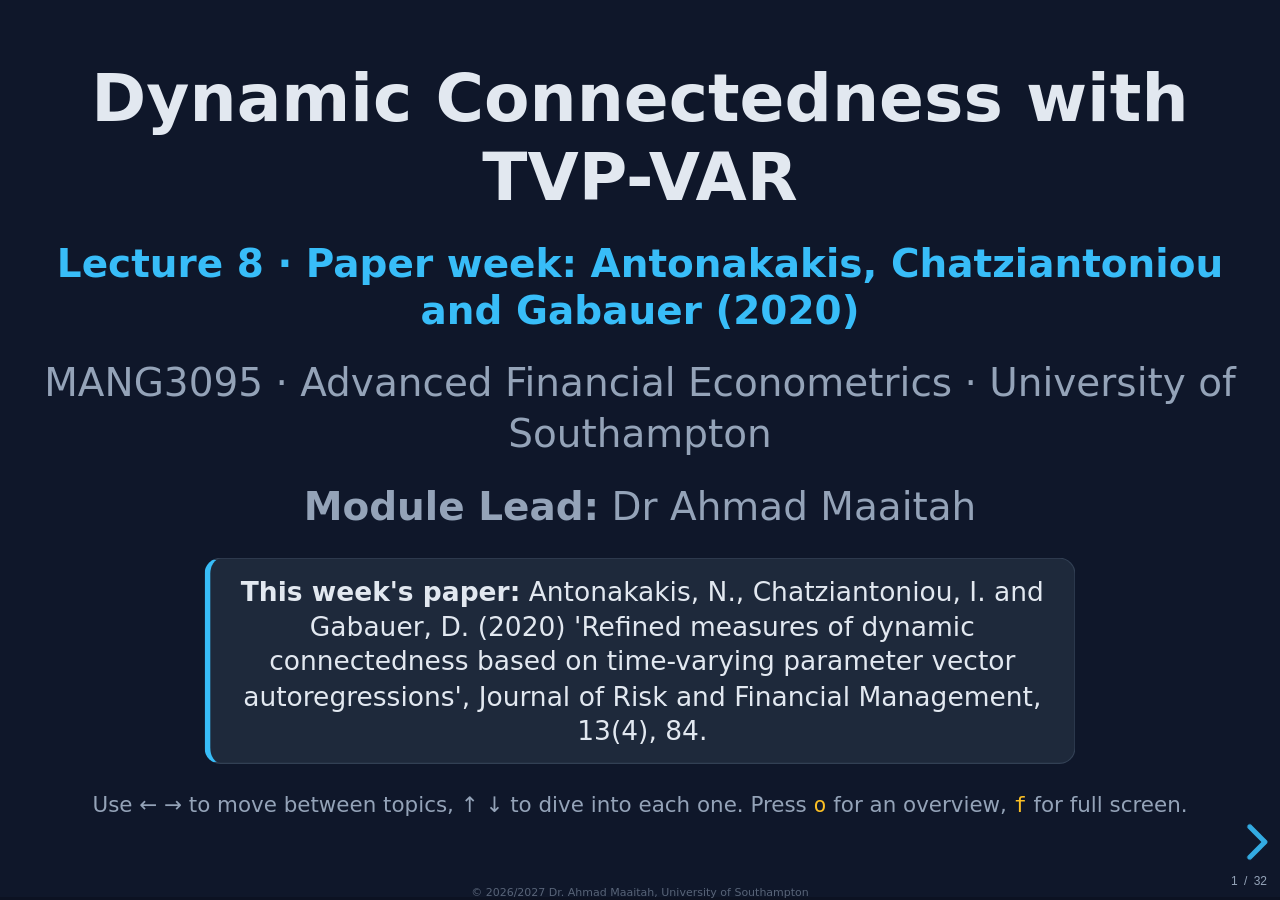
<file: lectures/lecture08/index.html>
<!DOCTYPE html>
<html lang="en">
<head>
<meta charset="utf-8">
<meta name="viewport" content="width=device-width, initial-scale=1.0, maximum-scale=1.0, user-scalable=no">
<title>Lecture 8 · TVP-VAR Dynamic Connectedness - MANG3095</title>
<link rel="stylesheet" href="../../assets/vendor/reveal/dist/reset.css">
<link rel="stylesheet" href="../../assets/vendor/reveal/dist/reveal.css">
<link rel="stylesheet" href="../../assets/vendor/reveal/dist/theme/black.css">
<link rel="stylesheet" href="../../assets/vendor/reveal/plugin/highlight/monokai.css">
<link rel="stylesheet" href="../../assets/vendor/katex/katex.min.css">
<link rel="stylesheet" href="../../assets/css/theme.css">
</head>
<body>
<div class="reveal">
<div class="slides">

<!-- ======================= TITLE ======================= -->
<section>
  <h1>Dynamic Connectedness with TVP-VAR</h1>
  <h3>Lecture 8 · Paper week: Antonakakis, Chatziantoniou and Gabauer (2020)</h3>
  <p class="muted">MANG3095 · Advanced Financial Econometrics · University of Southampton</p>
  <p class="muted"><b>Module Lead:</b> Dr Ahmad Maaitah</p>
  <div class="panel def small" style="max-width:760px;margin:1em auto">
    <b>This week's paper:</b> Antonakakis, N., Chatziantoniou, I. and Gabauer, D. (2020)
    'Refined measures of dynamic connectedness based on time-varying parameter vector autoregressions',
    <i>Journal of Risk and Financial Management</i>, 13(4), 84.
  </div>
  <p class="tiny">Use ← → to move between topics, ↑ ↓ to dive into each one. Press <code>o</code> for an overview, <code>f</code> for full screen.</p>
</section>

<!-- ======================= AGENDA ======================= -->
<section>
  <h2>In this lecture</h2>
  <ul class="small">
    <li><b>The paper</b>: question, contribution, data and headline findings</li>
    <li><b>Preparing the data and model</b>: returns, stationarity, priors and forgetting factors</li>
    <li><b>The method</b>: TVP-VAR by Kalman filter, GFEVD, and the Diebold-Yilmaz connectedness measures</li>
    <li><b>Live simulations</b> on the real EUR/GBP/JPY data: the dynamic total index, rolling-window vs TVP,
      net transmitters and receivers, and the pairwise network</li>
    <li><b>Code environment</b>: Stata, EViews, R (the authors' package) and Python, with runnable cells</li>
    <li><b>Robustness</b>: forgetting factors, horizon, lag order and subsamples</li>
    <li><b>Results and discussion</b>: what survives, and how to use this in your dissertation</li>
  </ul>
</section>

<!-- ======================= 1. THE PAPER ======================= -->
<section>
  <section>
    <h2>1 · The paper</h2>
    <h3>Question and contribution</h3>
    <p class="small"><b>Question:</b> how connected are the world's major exchange rates, and how does that
      connectedness move over time? More fundamentally: can we measure <em>dynamic</em> connectedness without
      the rolling windows that Diebold and Yilmaz (2009, 2012, 2014) relied on?</p>
    <div class="panel small"><b class="accent">Contribution.</b> Replace the rolling-window VAR inside the
      Diebold-Yilmaz machinery with a <strong>time-varying parameter VAR (TVP-VAR)</strong> estimated by a
      Kalman filter with forgetting factors (Koop and Korobilis 2013, 2014) and a time-varying
      variance-covariance matrix. The connectedness measures are then recomputed every period from the
      filtered parameters.</div>
    <p class="small">The paper improves the Diebold-Yilmaz method in <b>four ways</b>:
      (i) parameter change is captured more accurately, (ii) outliers do not distort the estimates,
      (iii) no arbitrary rolling-window size, and (iv) <b class="accent2">no loss of observations</b>.</p>
  </section>
  <section>
    <h3>Evidence for the claims: Monte Carlo (Section 3, Table 1)</h3>
    <p class="small">The authors simulate a VAR(1) 10,000 times (T = 400) and compare how far the estimated
      time-varying parameters sit from the truth, for a 200-observation rolling window vs the TVP-VAR:</p>
    <div class="eq small">$$DV_t = D_{RW,t}-D_{TVP,t}, \qquad D_{\cdot,t}=|\hat A_{\cdot,t}-A|$$</div>
    <table class="data" style="font-size:.58em">
      <tr><th>Scenario</th><th>DV<sub>11</sub></th><th>DV<sub>12</sub></th><th>DV<sub>21</sub></th><th>DV<sub>22</sub></th></tr>
      <tr><td>Single outlier</td><td>0.025***</td><td>0.016***</td><td>0.012***</td><td>0.027***</td></tr>
      <tr><td>Structural break in parameters</td><td>0.033***</td><td>0.040***</td><td>0.032***</td><td>0.028***</td></tr>
    </table>
    <p class="small">All deviations are <b>significantly positive</b>: the rolling-window estimates sit further
      from the true parameters than the TVP-VAR estimates, both when a single outlier hits and when the
      parameters break. This is the paper's evidence for improvements (i) and (ii); improvements (iii) and (iv)
      hold by construction.</p>
  </section>
  <section>
    <h3>Data used in the paper (Section 4, Table 2)</h3>
    <ul class="small">
      <li><b>Monthly</b> exchange rates vs the USD: EUR (ECU before 1999), GBP, CHF, JPY - the most traded
        currencies, USD as base. Bank of England database, <b>February 1975 to January 2019</b></li>
      <li>Levels are non-stationary (ERS test), so the paper uses <b>first log differences</b>:
        \(y_t=\ln x_t - \ln x_{t-1}\); all return series are stationary</li>
      <li>Return variances (Table 2): GBP 5.988 &lt; EUR 5.996 &lt; JPY 7.121 &lt; CHF 7.785</li>
      <li>Weighted Ljung-Box tests: all series autocorrelated with ARCH/GARCH errors, so a model with a
        <b>time-varying variance</b> is appropriate</li>
      <li>Highest unconditional correlation: EUR-CHF at 0.868</li>
    </ul>
    <p class="tiny muted">Figure 3 episodes: JPY decouples in early 1990 (Japan's "Two Lost Decades"); GBP and JPY
      leave the common trend in autumn 1992 (ERM I crisis, Japanese banking crisis); GBP deviates again in 2009.</p>
  </section>
  <section>
    <h3>Headline findings (Table 3, Figures 5-8)</h3>
    <table class="data" style="font-size:.55em">
      <tr><th>TVP-VAR, H = 12</th><th>EUR</th><th>GBP</th><th>JPY</th><th>CHF</th><th></th></tr>
      <tr><td>Contribution TO others</td><td>69.5</td><td>43.6</td><td>30.9</td><td>69.6</td><td></td></tr>
      <tr><td>FROM others</td><td>59.9</td><td>51.7</td><td>42.5</td><td>59.5</td><td></td></tr>
      <tr><td>NET directional</td><td>+9.6</td><td>-8.1</td><td>-11.6</td><td>+10.1</td><td><b>TCI = 53.4%</b></td></tr>
    </table>
    <ul class="small">
      <li><b>EUR and CHF are persistent net transmitters</b> of FX shocks; <b>GBP and JPY are persistent net
        receivers</b>; the GBP dominates the JPY in 1990-1997 and 2002-2008</li>
      <li>The TVP index <b>adjusts immediately to events</b>: the 1992 ERM-crisis increase and the 2009 decrease
        (Figure 7), faster even than the shortest rolling window; the 200-month window drops nearly 40% of the
        observations and absorbs the Great Recession entirely</li>
      <li>Rolling TCIs at windows 50/100/200 average 53.0 / 53.4 / 53.7%: <b>similar levels, very different
        dynamics</b> (short windows overreact, long windows flatten)</li>
      <li>Forecasting: TVP-VAR beats all rolling windows at every horizon H = 1 to 12, and
        \(\kappa_1=0.99\) models are nearly always the best (Tables 4-5)</li>
    </ul>
  </section>
  <section>
    <h3>Our data this week: essentially the paper's setting</h3>
    <ul class="small">
      <li><code>fx_returns</code>: <b>daily EUR/GBP/JPY % log returns vs USD</b>, 15 Dec 1998 to 3 Jul 2018,
        T = 7141 - three of the paper's four currencies, same USD base, overlapping sample years</li>
      <li>Differences to keep in mind: daily rather than monthly frequency, no CHF, and our sample starts with
        the euro itself (no ECU splicing), so we skip 1975-1998 but gain the GFC and the Brexit vote at
        daily resolution</li>
      <li>For the in-browser simulations we aggregate to <b>weekly log returns</b> (5-trading-day sums,
        T = 1428, embedded as <code>data_fx.js</code>) so every slider response is instant; the code files
        run the full daily sample too</li>
    </ul>
    <div class="panel tip small"><b>Why this is a fair replication target.</b> The paper's message is about the
      <em>method</em>, not the currencies: any reasonably connected FX network should show the same qualitative
      structure. We will check whether EUR still transmits, JPY still receives, and whether the TVP index still
      out-adjusts rolling windows - on data the authors never touched.</div>
  </section>
</section>

<!-- ======================= 2. PREPARING THE DATA AND MODEL ======================= -->
<section>
  <section>
    <h2>2 · Preparing the data and model</h2>
    <h3>Returns and stationarity</h3>
    <ul class="small">
      <li>Exchange rate <em>levels</em> are (near) random walks: non-stationary, as the paper's ERS tests confirm.
        Work with <b>% log returns</b>: \(y_t = 100\,[\ln x_t - \ln x_{t-1}]\)</li>
      <li><b>Why the TVP-VAR wants stationary inputs:</b> the connectedness measures come from the VMA (Wold)
        representation \(y_t=\sum_j B_{jt}\epsilon_{t-j}\), which only exists if the VAR is stable at each point
        in time; the GFEVD shares are then well defined at every horizon. Feeding in levels would push the
        roots to one and make the H-step variance shares meaningless</li>
      <li>Log returns are also <b>additive over time</b> - which is exactly what lets us aggregate 5 daily
        returns into 1 weekly return without changing what the number means</li>
      <li><b>Outliers:</b> no trimming needed - the Kalman filter's gain automatically downweights observations
        that arrive with high forecast-error variance, one of the paper's four selling points</li>
    </ul>
  </section>
  <section>
    <h3>Run it yourself: the real data and its ADF tests</h3>
    <p class="small">Daily EUR/GBP/JPY % log returns vs USD. Stationarity is the entry ticket to any VAR:</p>
    <div class="pyrun">
<textarea class="pyrun-code" spellcheck="false">
from statsmodels.tsa.stattools import adfuller
df = load("fx_returns")                    # daily EUR/GBP/JPY % log returns vs USD
r = df[["EUR", "GBP", "JPY"]]
print(f"T = {len(r)} daily obs, {df['date'].iloc[0]} to {df['date'].iloc[-1]}")
print("\nsd (% per day):"); print(r.std().round(3))
print("\nunconditional correlations:"); print(r.corr().round(3))
print("\nADF unit-root tests on the returns:")
for c in r.columns:
    stat, p = adfuller(r[c].values, autolag="AIC")[:2]
    print(f"  {c}: ADF = {stat:7.2f}   p = {p:.4f}  -> stationary")
</textarea>
    </div>
    <p class="tiny muted">All three ADF statistics come out around -42 with p = 0.0000: returns are comfortably
      stationary, exactly as the paper finds with the ERS test on its monthly data. EUR-GBP correlate at 0.63,
      GBP-JPY at only 0.15. First run downloads Python into the browser (~15 MB).</p>
  </section>
  <section>
    <h3>Model choices: lag length, horizon, frequency</h3>
    <ul class="small">
      <li><b>Lag length:</b> the paper selects <b>VAR(1) by BIC</b> in both the rolling and TVP specifications
        (Table 3 notes). FX returns carry little linear memory, so one lag is standard; we check p = 2 in the
        robustness section</li>
      <li><b>Forecast horizon:</b> the paper uses H = 12 months for the GFEVD. We use <b>H = 10 weeks</b> as the
        baseline and vary it - you will see the shares stabilise long before that, so H is innocuous here</li>
      <li><b>Aggregation:</b> weekly returns (T = 1428) for the browser sims; the decimation keeps every episode
        (GFC, euro crisis, Brexit) visible while making 1400 Kalman steps + 1400 FEVDs instant in JavaScript</li>
    </ul>
    <div class="panel warn small"><b>Scaling note.</b> Returns are in percent. Connectedness shares are
      scale-free (each row of the GFEVD is normalised to 100%), so multiplying the data by any constant leaves
      every measure unchanged - but a sensible scale keeps the Kalman covariance matrices well conditioned.</div>
  </section>
  <section>
    <h3>Priors and forgetting factors: the model's only tuning knobs</h3>
    <ul class="small">
      <li><b>Prior:</b> the paper initialises the filter with the Primiceri (2005) / Del Negro and Primiceri
        (2015) prior - an <b>OLS VAR on the first 60 months</b> sets \(A_0\), \(\Sigma^A_0\) and \(\Sigma_0\).
        We do the same with the first 60 weekly observations</li>
      <li><b>Forgetting factor \(\kappa_1\):</b> discounts old information in the <em>coefficients</em>. Roughly,
        observation \(t-j\) gets weight \(\kappa_1^j\): with \(\kappa_1=0.99\) the effective memory is about
        \(1/(1-\kappa_1)=100\) observations; \(\kappa_1=1\) means constant coefficients (recursive OLS)</li>
      <li><b>Decay factor \(\kappa_2\):</b> the EWMA speed of the error covariance
        \(\Sigma_t\) - smaller means volatility updates faster. Benchmark values from Koop and Korobilis (2014):
        \(\kappa_1=0.99,\ \kappa_2=0.96\), kept <b>constant</b> (time-varying factors add computation but little
        forecast accuracy, Koop and Korobilis 2013)</li>
      <li><b>Does the prior matter?</b> The paper tries an uninformative prior, an informative prior and 500
        random Minnesota priors: all converge to the same results after roughly <b>50 coefficient updates</b>
        (Figures 9-10). The prior buys stability at the start, nothing more</li>
    </ul>
  </section>
</section>

<!-- ======================= 3. THE METHOD ======================= -->
<section>
  <section>
    <h2>3 · The method</h2>
    <h3>The TVP-VAR(p) model (paper Equations 1-2)</h3>
    <div class="eq small">$$y_t = A_t z_{t-1} + \epsilon_t, \qquad \epsilon_t\,|\,\Omega_{t-1}\sim N(0,\Sigma_t)$$
      $$\operatorname{vec}(A_t)=\operatorname{vec}(A_{t-1})+\xi_t, \qquad \xi_t\,|\,\Omega_{t-1}\sim N(0,\Xi_t)$$</div>
    <ul class="small">
      <li>\(y_t\) is the m×1 return vector, \(z_{t-1}=(y_{t-1}',\dots,y_{t-p}')'\) stacks the lags</li>
      <li>The coefficients \(A_t\) follow a <b>random walk</b>: they can drift every period, so a structural
        break is just a big step of \(\xi_t\)</li>
      <li>Both \(\Sigma_t\) (error covariance) and \(\Xi_t\) (coefficient-innovation covariance) move over
        time - this is what "time-varying variance-covariance structure" means in the abstract</li>
    </ul>
    <p class="tiny muted">Compare with Week 7: the rolling-window approach re-estimates a <em>constant-parameter</em>
      VAR on a moving sample and hopes the window mimics parameter drift. Here drift is part of the model.</p>
  </section>
  <section>
    <h3>Kalman filter with forgetting factors (paper Section 2)</h3>
    <p class="small">Prediction uses the forgetting factor \(\kappa_1\), which inflates the coefficient
      uncertainty instead of estimating the full \(\Xi_t\):</p>
    <div class="eq small">$$\Sigma^A_{t|t-1}=\tfrac{1}{\kappa_1}\Sigma^A_{t-1|t-1}
      \quad\Longleftrightarrow\quad \Xi_t=(\kappa_1^{-1}-1)\,\Sigma^A_{t-1|t-1}$$</div>
    <p class="small">Update moves the coefficients by the Kalman gain \(K_t\), and the error covariance follows
      an EWMA with decay \(\kappa_2\):</p>
    <div class="eq small">$$A_{t|t}=A_{t|t-1}+K_t\,(y_t-A_{t|t-1}z_{t-1}), \qquad
      \Sigma_{t|t}=\kappa_2\,\Sigma_{t-1|t-1}+(1-\kappa_2)\,\epsilon_{t|t}'\epsilon_{t|t}$$</div>
    <ul class="small">
      <li><b>What the gain does:</b> small parameter uncertainty → stay near the prior state; large forecast
        errors with small \(\Sigma_t\) → adjust the coefficients strongly. This is the mechanism that makes
        the filter robust to outliers</li>
      <li>No MCMC anywhere: the filter is <b>deterministic and fast</b> - each period is one set of matrix
        recursions, which is why we can run it live inside your browser</li>
    </ul>
  </section>
  <section>
    <h3>From filtered parameters to shocks: VMA and GIRF (Equations 3-13)</h3>
    <p class="small">At each t, invert the (companion-form) VAR to its moving-average representation by the
      Wold theorem:</p>
    <div class="eq small">$$y_t=\sum_{j=0}^{\infty}B_{jt}\,\epsilon_{t-j},\qquad B_{jt}=J'M_t^{\,j}J$$</div>
    <p class="small">The <b>generalised impulse response</b> (Koop, Pesaran and Potter 1996; Pesaran and Shin
      1998) is the difference between an H-step forecast with and without a one-standard-deviation shock to
      variable j:</p>
    <div class="eq small">$$\Psi_{j,t}(H)=\Sigma_{jj,t}^{-1/2}\,B_{H,t}\,\Sigma_t\,e_j$$</div>
    <div class="panel small"><b class="accent">Why generalised?</b> Cholesky-based decompositions (Diebold-Yilmaz
      2009) depend on how you order the currencies. The GIRF integrates out the other shocks using their
      historical correlations, so the results are <b>order-invariant</b> - crucial when no currency has a natural
      "first mover" claim.</div>
  </section>
  <section>
    <h3>GFEVD and the total connectedness index (Equations 14-15)</h3>
    <p class="small">The <b>generalised forecast error variance decomposition</b> asks: what share of the H-step
      forecast error variance of variable i is explained by shocks to variable j?</p>
    <div class="eq small">$$\tilde\phi_{ij,t}(H)=\frac{\sum_{h=0}^{H-1}\Psi^2_{ij,h,t}}
      {\sum_{j=1}^{m}\sum_{h=0}^{H-1}\Psi^2_{ij,h,t}}
      \qquad\text{(rows normalised: }\textstyle\sum_j\tilde\phi_{ij,t}=1\text{)}$$</div>
    <p class="small">Everything off the diagonal is spillover. The <b>total connectedness index</b> averages it:</p>
    <div class="eq small">$$C_t(H)=\frac{\sum_{i\ne j}\tilde\phi_{ij,t}(H)}{m}\times 100$$</div>
    <ul class="small">
      <li>\(C_t = 0\): each currency's forecast errors are entirely its own doing (no system)</li>
      <li>\(C_t \to 100\): forecast errors are all imported - one tightly wired network</li>
    </ul>
  </section>
  <section>
    <h3>Directional, net, and pairwise measures (Equations 16-19)</h3>
    <div class="cols">
      <div class="panel small"><b class="accent">TO others</b>
        <div class="eq small">$$C_{i\to j,t}=\sum_{j\ne i}\tilde\phi_{ji,t}\times 100$$</div>
        How much variable i's shocks explain of everyone else's forecast errors.</div>
      <div class="panel small"><b class="accent2">FROM others</b>
        <div class="eq small">$$C_{i\leftarrow j,t}=\sum_{j\ne i}\tilde\phi_{ij,t}\times 100$$</div>
        How much of i's own forecast errors are imported.</div>
    </div>
    <div class="eq small">$$\text{NET: } C_{i,t}=C_{i\to j,t}-C_{i\leftarrow j,t}
      \qquad\text{NPDC: } NPDC_{ij}=(\tilde\phi_{ji,t}-\tilde\phi_{ij,t})\times 100$$</div>
    <ul class="small">
      <li>\(C_{i,t}>0\): variable i <b class="good">drives the network</b> (net transmitter);
        \(C_{i,t}<0\): it is <b class="bad">driven by the network</b> (net receiver)</li>
      <li>NPDC pins down each bilateral relationship: \(NPDC_{ij}>0\) means i dominates j</li>
    </ul>
  </section>
</section>

<!-- ======================= 4. SIMULATIONS ======================= -->
<section>
  <section>
    <h2>4 · Live: TVP-VAR dynamic total connectedness</h2>
    <p class="small tiny" style="margin:.2em 0">A real forgetting-factor Kalman filter TVP-VAR(1) running on the embedded weekly EUR/GBP/JPY
      returns, with the GFEVD recomputed at every single week. Nothing is precomputed.</p>
    <div class="sim" id="sim-tvp">
      <canvas id="cv-tvp" width="880" height="255"></canvas>
      <div class="controls-row" id="ctl-tvp"></div>
      <div class="note">The <b style="color:#38bdf8">dynamic total connectedness index</b> \(C_t(H)\), 1999-2018.
        The <b style="color:#fbbf24">dashed line</b> is its mean; the shaded band marks the GFC and the vertical
        line the Brexit vote. Sliders re-run the full filter + 1427 variance decompositions instantly.</div>
    </div>
    <div class="panel tip small" style="font-size:.5em;margin-top:.3em"><b>Reading the results.</b> At the benchmark
      (\(\kappa_1=0.99,\kappa_2=0.96\), H = 10) the index averages <b>28.4%</b>, peaking at 53.2% in mid 2006 and
      troughing at 14.0% in March 2009. Connectedness <em>falls</em> through the GFC trough: the safe-haven JPY
      decouples from the European pair, so an average pairwise measure drops even as volatility explodes - the
      same 2009 decrease the paper highlights in Figure 7. Lower \(\kappa_1\) shortens the filter's memory: the
      index becomes choppier but tells the same story; \(\kappa_1=1\) is recursive OLS and the index freezes into
      its long-run average. A researcher reports the level (how wired is the system?) and the swings (when did it
      rewire?), never a single number.</div>
    <noscript><div class="sim-fallback">Interactive demo requires JavaScript: it runs a forgetting-factor Kalman
      filter TVP-VAR(1) on 1428 weekly EUR/GBP/JPY returns and plots the dynamic total connectedness index with
      sliders for the forgetting factors and the GFEVD horizon H.</div></noscript>
  </section>
  <section>
    <h3>Rolling windows vs TVP-VAR: the paper's headline comparison</h3>
    <div class="sim" id="sim-roll">
      <canvas id="cv-roll" width="880" height="255"></canvas>
      <div class="controls-row" id="ctl-roll"></div>
      <div class="note">The Week 7 <b style="color:#f87171">rolling-window VAR index</b> overlaid on the
        <b style="color:#38bdf8">TVP-VAR index</b> (\(\kappa_1=0.99\)). Drag the window: short windows overreact,
        long windows flatten - and the grey gap on the left is the sample the rolling estimator throws away.</div>
    </div>
    <div class="panel tip small" style="font-size:.5em;margin-top:.3em"><b>Reading the results.</b> This reproduces the
      paper's Figures 5-7 logic on our data. At the default w = 104 weeks the two indices track each other
      (correlation 0.81) and their means are almost identical (28.1% vs 28.4%) - just as the paper finds the mean of
      all rolling TCIs matches the TVP-VAR. But push w to 52: the rolling index whipsaws (sd 8.5) and still loses
      a year of data. Push w to 260: five years vanish before the first estimate and the 2006 peak melts away,
      exactly the "flattens out all dynamics" effect the paper attributes to its 200-month window, which drops
      nearly 40% of the observations. The TVP index needs <b>no width choice and loses nothing</b>: the paper's
      core claim, visible in one plot.</div>
    <noscript><div class="sim-fallback">Interactive demo requires JavaScript: it overlays the rolling-window VAR
      total connectedness index (window slider) on the TVP-VAR index, showing the observation loss and the
      overreact/oversmooth trade-off.</div></noscript>
  </section>
  <section>
    <h3>Net directional connectedness: who transmits, who receives</h3>
    <div class="sim" id="sim-net">
      <canvas id="cv-net" width="880" height="255"></canvas>
      <div class="controls-row" id="ctl-net"></div>
      <div class="note">NET total directional connectedness \(C_{i,t}\) for <b style="color:#38bdf8">EUR</b>,
        <b style="color:#fbbf24">GBP</b> and <b style="color:#f87171">JPY</b>. Above zero = net transmitter,
        below = net receiver. Scrub the timeline or jump to an episode; the readout reports the scrubbed week.</div>
    </div>
    <div class="panel tip small" style="font-size:.5em;margin-top:.3em"><b>Reading the results.</b> The paper's ranking
      survives the change of data: <b>EUR is a net transmitter in 89% of weeks</b> (mean +3.8), <b>JPY a net
      receiver in 99%</b> (mean -4.0), with GBP oscillating around zero (mean +0.1) - compare the paper's
      Table 3: EUR +9.6, GBP -8.1, JPY -11.6, CHF +10.1. The paper also reports that, once uncertainty is
      accounted for, the GBP "cannot be identified either as a transmitter or receiver" for 1990-1998; our
      wobbling GBP line is that same ambiguity at daily-data resolution. Scrub to October 2008: JPY's net position
      collapses to -20.5 (the yen carry-trade unwind absorbs everyone's shocks) while GBP spikes to +13.6. Around
      the June 2016 Brexit vote GBP's moves are largely idiosyncratic, so its net line stays flat near -0.2 while
      total connectedness drifts down: a country-specific shock is not a network shock.</div>
    <noscript><div class="sim-fallback">Interactive demo requires JavaScript: it plots per-currency net
      transmitter/receiver paths from the TVP-VAR GFEVD with a time scrubber and preset episode buttons
      (Lehman, GFC trough, Brexit).</div></noscript>
  </section>
  <section>
    <h3>The pairwise network, one week at a time</h3>
    <div class="sim" id="sim-nw">
      <canvas id="cv-nw" width="880" height="270"></canvas>
      <div class="controls-row" id="ctl-nw"></div>
      <div class="note">The 3-currency network at the scrubbed date. Arrows point from the pairwise
        <b>dominant</b> currency to the dominated one (paper Equation 19); arrow width = |NPDC|. Node colour and
        size show each currency's NET position (<b style="color:#34d399">green transmitter</b>,
        <b style="color:#f87171">red receiver</b>).</div>
    </div>
    <div class="panel tip small" style="font-size:.5em;margin-top:.3em"><b>Reading the results.</b> This is the paper's
      Figure 8 pairwise story as a live diagram. On average EUR dominates both GBP (+1.0) and JPY (+2.8), and GBP
      dominates JPY (+1.1): the same pecking order as the paper, where "the EUR and the CHF both dominate the GBP
      and the JPY, whereas the GBP dominates the JPY". Scrub through 2008 and watch every arrow swing towards
      JPY while the EUR-GBP arrow thickens; in calm years (2004-2006) the arrows thin out even though total
      connectedness is high - high average connectedness with weak <em>net</em> arrows means shocks flow
      symmetrically. A researcher uses this display to identify who to watch for contagion, week by week.</div>
    <noscript><div class="sim-fallback">Interactive demo requires JavaScript: it draws a three-node network with
      arrow widths given by the net pairwise directional connectedness at the selected date.</div></noscript>
  </section>
</section>

<!-- ======================= 5. CODE ENVIRONMENT ======================= -->
<section>
  <section>
    <h2>5 · Code environment</h2>
    <h3>Step 1: load the data, check the inputs</h3>
    <div class="codetabs">
      <div class="tabbar">
        <button>Stata</button><button>EViews</button><button>R</button><button>Python</button>
      </div>
      <div class="tabpane"><pre><code>* daily EUR/GBP/JPY % log returns vs USD
import delimited "../../../data/csv/fx_returns.csv", clear
gen day = date(date, "YMD")
format day %td
tsset day
summarize eur gbp jpy
correlate eur gbp jpy
dfuller eur, lags(5)      // repeat for gbp and jpy:
dfuller gbp, lags(5)      // all three reject the unit root
dfuller jpy, lags(5)      // -> stationary, safe for a VAR</code></pre></div>
      <div class="tabpane"><pre><code>' daily EUR/GBP/JPY % log returns vs USD
wfopen ..\..\..\data\csv\fx_returns.csv
group fx eur gbp jpy
fx.stats                    ' descriptives
freeze(corrtab) fx.cor      ' correlation matrix
eur.uroot(adf, const)       ' ADF tests, one per series
gbp.uroot(adf, const)
jpy.uroot(adf, const)       ' all reject the unit root</code></pre></div>
      <div class="tabpane"><pre><code># daily EUR/GBP/JPY % log returns vs USD
raw &lt;- read.csv("../../../data/csv/fx_returns.csv")
x   &lt;- zoo::zoo(raw[, c("EUR", "GBP", "JPY")],
                order.by = as.Date(raw$date))
summary(x); cor(x)
tseries::adf.test(raw$EUR)   # repeat for GBP, JPY:
tseries::adf.test(raw$GBP)   # all reject the unit root
tseries::adf.test(raw$JPY)</code></pre></div>
      <div class="tabpane"><pre><code>import pandas as pd, numpy as np
from statsmodels.tsa.stattools import adfuller
df = pd.read_csv("../../../data/csv/fx_returns.csv")
r = df[["EUR", "GBP", "JPY"]]
print(r.describe()); print(r.corr())
for c in r.columns:                      # ADF on each series
    print(c, adfuller(r[c], autolag="AIC")[:2])
# weekly aggregation for the fast TVP-VAR runs:
g = len(r) // 5 * 5
W = np.add.reduceat(r.values[:g], np.arange(0, g, 5))</code></pre></div>
    </div>
    <p class="tiny muted">Full scripts: <a href="code/lecture08.do">Stata</a> · <a href="code/lecture08.prg">EViews</a> ·
      <a href="code/lecture08.R">R</a> · <a href="code/lecture08.py">Python</a>. The pyrun cell in Section 2 runs
      this step in your browser.</p>
  </section>
  <section>
    <h3>Step 2: estimate the TVP-VAR and the dynamic total connectedness</h3>
    <div class="codetabs">
      <div class="tabbar">
        <button>Stata</button><button>EViews</button><button>R</button><button>Python</button>
      </div>
      <div class="tabpane"><pre><code>* HONEST NOTE: official Stata has no TVP-VAR connectedness
* routine, and -irf- reports Cholesky FEVDs, not the
* generalised FEVD this literature needs. Nearest route:
var eur gbp jpy, lags(1)                  // full-sample VAR(1)
irf create dy, set(dyirf, replace) step(10)
irf table fevd                            // Cholesky, order-dependent
* A rolling Diebold-Yilmaz index means looping -var- over
* windows and computing the generalised FEVD in Mata by hand;
* community connectedness commands exist (search on SSC).
* For the paper's exact TVP-VAR method, use R (next tab).</code></pre></div>
      <div class="tabpane"><pre><code>' HONEST NOTE: EViews has no multivariate Kalman filter with
' forgetting factors (sspace handles single-equation TVP
' models only). The nearest native route is a VAR with
' GENERALISED variance decompositions:
var fxvar.ls 1 1 eur gbp jpy
' View &gt; Variance Decomposition &gt; Generalized Decomposition,
' horizon 10: off-diagonal shares give the Diebold-Yilmaz
' table; wrap it in a program loop for a rolling version.
' For the paper's exact TVP-VAR method, use R (next tab).</code></pre></div>
      <div class="tabpane"><pre><code># the authors' own package (Gabauer):
# install.packages("ConnectednessApproach")
library(ConnectednessApproach)
raw &lt;- read.csv("../../../data/csv/fx_returns.csv")
x &lt;- zoo::zoo(raw[, c("EUR","GBP","JPY")], as.Date(raw$date))
dca &lt;- ConnectednessApproach(x, model = "TVP-VAR",
    connectedness = "Time", nlag = 1, nfore = 10,
    VAR_config = list(TVPVAR = list(kappa1 = 0.99,
        kappa2 = 0.96, prior = "BayesPrior", gamma = 0.01)))
dca$TABLE       # averaged table, paper's Table 3 layout
PlotTCI(dca)    # dynamic total connectedness, Figure 7
# the paper itself ships with the package: data(acg2020)</code></pre></div>
      <div class="tabpane"><pre><code># teaching-grade numpy filter (full version: code/lecture08.py)
P = np.linalg.inv(Z0.T @ Z0)             # prior from OLS, first 60 obs
A = (P @ Z0.T @ Y0).T
S = np.cov((Y0 - Z0 @ A.T).T)
for t, (z, y) in enumerate(zip(Zlag, Y)):
    P = P / k1                           # forget old information
    Pz = P @ z; d = 1 + z @ Pz
    A = A + np.outer(y - A @ z, Pz / d)  # Kalman update
    P = P - np.outer(Pz, Pz) / d
    e = y - A @ z
    S = k2 * S + (1 - k2) * np.outer(e, e)
    tci[t] = gfevd_tci(A, S, H=10)       # GFEVD each period</code></pre></div>
    </div>
    <p class="tiny muted">The R package implements the paper's full Bayesian version; our numpy/JS filter is the
      teaching-grade Koop-Korobilis forgetting-factor version - same recursions, same benchmark
      \(\kappa_1, \kappa_2\). Replication page: gabauerdavid.github.io/ConnectednessApproach.</p>
  </section>
  <section>
    <h3>Run it yourself: the dynamic total connectedness index</h3>
    <div class="pyrun">
<textarea class="pyrun-code" spellcheck="false">
import numpy as np
df = load("fx_returns")
R = df[["EUR", "GBP", "JPY"]].values                 # daily % log returns
g = len(R) // 5 * 5                                  # 5-day sums -> weekly returns
W = np.round(np.add.reduceat(R[:g], np.arange(0, g, 5)), 4)

def tvp_tci(Y, k1=0.99, k2=0.96, H=10, n0=60):
    Zl, Yt, m = Y[:-1], Y[1:], Y.shape[1]
    P = np.linalg.inv(Zl[:n0].T @ Zl[:n0] + 1e-8 * np.eye(m))
    A = (P @ Zl[:n0].T @ Yt[:n0]).T                  # prior: OLS on first 60 obs
    S = np.cov((Yt[:n0] - Zl[:n0] @ A.T).T)
    out = np.empty(len(Yt))
    for t, (z, y) in enumerate(zip(Zl, Yt)):
        P = P / k1                                   # forget old information
        Pz = P @ z; d = 1 + z @ Pz
        A = A + np.outer(y - A @ z, Pz / d)          # Kalman coefficient update
        P = P - np.outer(Pz, Pz) / d
        e = y - A @ z
        S = k2 * S + (1 - k2) * np.outer(e, e)       # EWMA error covariance
        num = np.zeros((m, m)); den = np.zeros(m); B = np.eye(m)
        for h in range(H):                           # GFEVD at horizon H
            BS = B @ S
            num += BS**2 / np.diag(S); den += np.diag(BS @ B.T)
            B = A @ B
        phi = num / den[:, None]
        phi = phi / phi.sum(1, keepdims=True) * 100  # rows sum to 100
        out[t] = (phi.sum() - np.trace(phi)) / m     # total connectedness
    return out

tci = tvp_tci(W)
d = df["date"].values[4::5][:len(W)][1:]             # aligned week-end dates
print(f"TVP-VAR(1) on {len(W)} weekly obs, kappa1=0.99, kappa2=0.96, H=10")
print(f"mean TCI = {tci.mean():.2f}%   min = {tci.min():.2f}%   max = {tci.max():.2f}%")
print(f"peak week ends {d[tci.argmax()]}, trough week ends {d[tci.argmin()]}")
</textarea>
    </div>
    <p class="tiny muted">Expect <b>mean TCI = 28.44%, min 13.98%, max 53.17%</b> - identical to the JavaScript
      simulation two slides back, because both run the same filter on the same embedded weekly data. Takes a few
      seconds: 1427 Kalman steps and variance decompositions.</p>
  </section>
  <section>
    <h3>Step 3: directional, net and pairwise measures</h3>
    <div class="codetabs">
      <div class="tabbar">
        <button>Stata</button><button>EViews</button><button>R</button><button>Python</button>
      </div>
      <div class="tabpane"><pre><code>* No native route (see Step 2). The TO/FROM/NET/NPDC measures
* are all sums of the generalised FEVD table, so once that
* table exists (Mata or R export) the rest is arithmetic:
*   TO_i   = column sum of off-diagonal shares
*   FROM_i = row sum of off-diagonal shares
*   NET_i  = TO_i - FROM_i
*   NPDC_ij = share(j&lt;-i) - share(i&lt;-j)
* Import the R package's output with -import delimited-.</code></pre></div>
      <div class="tabpane"><pre><code>' Same arithmetic on the generalized decomposition table:
' freeze the decomposition, then compute row and column sums
' with matrix commands, e.g.
'   matrix fevd10 = @transpose(...)
' NET and NPDC follow as in the Stata tab. For dynamic paths,
' loop the program over rolling samples or use R.</code></pre></div>
      <div class="tabpane"><pre><code># everything is already inside the dca object:
PlotNET(dca)    # net transmitter/receiver paths (Figure 8)
PlotTO(dca); PlotFROM(dca)
PlotNPDC(dca)   # net pairwise directional connectedness
dca$TABLE       # the paper's Table 3 for our data</code></pre></div>
      <div class="tabpane"><pre><code># from the row-normalised GFEVD table phi (m x m, % shares):
off  = phi - np.diag(np.diag(phi))
TO   = off.sum(axis=0)          # column sums: i -&gt; others
FROM = off.sum(axis=1)          # row sums:    others -&gt; i
NET  = TO - FROM                # &gt;0 transmitter, &lt;0 receiver
NPDC = phi.T - phi              # [i,j] &gt; 0: i dominates j
# full dynamic paths: code/lecture08.py stores them per week</code></pre></div>
    </div>
  </section>
  <section>
    <h3>Run it yourself: the averaged connectedness table</h3>
    <div class="pyrun">
<textarea class="pyrun-code" spellcheck="false">
import numpy as np
df = load("fx_returns")
R = df[["EUR", "GBP", "JPY"]].values
g = len(R) // 5 * 5
W = np.round(np.add.reduceat(R[:g], np.arange(0, g, 5)), 4)
names = ["EUR", "GBP", "JPY"]

Zl, Yt, m = W[:-1], W[1:], 3
P = np.linalg.inv(Zl[:60].T @ Zl[:60] + 1e-8 * np.eye(m))
A = (P @ Zl[:60].T @ Yt[:60]).T
S = np.cov((Yt[:60] - Zl[:60] @ A.T).T)
TAB = np.zeros((m, m))
for z, y in zip(Zl, Yt):
    P = P / 0.99; Pz = P @ z; d = 1 + z @ Pz
    A = A + np.outer(y - A @ z, Pz / d); P = P - np.outer(Pz, Pz) / d
    e = y - A @ z; S = 0.96 * S + 0.04 * np.outer(e, e)
    num = np.zeros((m, m)); den = np.zeros(m); B = np.eye(m)
    for h in range(10):
        BS = B @ S; num += BS**2 / np.diag(S); den += np.diag(BS @ B.T); B = A @ B
    phi = num / den[:, None]
    TAB += phi / phi.sum(1, keepdims=True) * 100
TAB /= len(Yt)
off = TAB - np.diag(np.diag(TAB))
print("time-averaged connectedness table (%):\n")
print("        " + "".join(f"{c:>8}" for c in names) + "    FROM")
for i, c in enumerate(names):
    print(f"  {c:>4}  " + "".join(f"{TAB[i, j]:8.1f}" for j in range(m))
          + f"{off[i].sum():8.1f}")
print("    TO  " + "".join(f"{v:8.1f}" for v in off.sum(0)))
print("   NET  " + "".join(f"{v:8.1f}" for v in off.sum(0) - off.sum(1)))
print(f"\nTCI = {off.sum() / m:.1f}%   (paper, Table 3: EUR +9.6, GBP -8.1,"
      "\nJPY -11.6 net; same ranking here: EUR transmits, JPY receives)")

</textarea>
    </div>
    <p class="tiny muted">Expect NET = +3.8 (EUR), +0.1 (GBP), -4.0 (JPY) and TCI = 28.4%. Own-share diagonals
      (65-82%) are much larger than the paper's monthly ones (40-58%): weekly FX returns are less predictable
      from each other than monthly ones, so less variance is imported. The <em>ranking</em>, which is what the
      paper interprets, is the same.</p>
  </section>
</section>

<!-- ======================= 6. ROBUSTNESS ======================= -->
<section>
  <section>
    <h2>6 · Robustness checks</h2>
    <h3>What the paper varies, and what we vary</h3>
    <table class="data" style="font-size:.55em">
      <tr><th>Dimension</th><th>The paper (Section 5.3)</th><th>This deck</th></tr>
      <tr><td>Priors</td><td>uninformative, informative, 500 random Minnesota priors: results converge after ~50 updates (Figs 9-10)</td><td>OLS prior on first 60 obs; washout visible in the sims' first months</td></tr>
      <tr><td>Forgetting factors</td><td>\(\kappa_1,\kappa_2\) vary randomly in [0.96, 0.99]: 95% uncertainty bands (Figs 11-12)</td><td>\(\kappa_1\) slider 0.97-1.00, \(\kappa_2\) slider, sensitivity sim below</td></tr>
      <tr><td>Window / horizon</td><td>windows 25-275; H = 1 to 12 forecast comparison (Tables 4-5)</td><td>window slider in Sim 2; H slider and overlay below</td></tr>
      <tr><td>Lag order</td><td>VAR(1) by BIC</td><td>p = 2 rerun in the cell below</td></tr>
      <tr><td>Subsamples</td><td>-</td><td>1998-2008 vs 2008-2018 halves</td></tr>
    </table>
    <p class="small">The question is never "do the numbers move?" - they always move a little. The question is
      <b>do the conclusions survive?</b> (levels similar, EUR still transmits, JPY still receives, TVP still
      out-adjusts rolling windows).</p>
  </section>
  <section>
    <h3>Sensitivity: forgetting factor and horizon</h3>
    <div class="sim" id="sim-rob">
      <canvas id="cv-rob" width="880" height="255"></canvas>
      <div class="controls-row" id="ctl-rob"></div>
      <div class="note">Overlaid TCI paths. <b>Vary κ₁</b>: <b style="color:#f87171">0.97</b> (short memory),
        <b style="color:#38bdf8">0.99</b> (benchmark), <b style="color:#34d399">1.00</b> (constant parameters).
        <b>Vary H</b>: horizons 5 / 10 / 20 at κ₁ = 0.99 - the three lines land on top of each other.</div>
    </div>
    <div class="panel tip small" style="font-size:.5em;margin-top:.3em"><b>Reading the results.</b> This is the deck's
      version of the paper's Figure 11 uncertainty exercise. Mean TCI moves from 29.2% (κ₁ = 0.97) through 28.4%
      (0.99) to 28.3% (1.00): under one percentage point across the whole slider, and every line peaks in 2006
      and troughs in 2009. The horizon overlay is even blunter: H = 5, 10 and 20 give means identical to two
      decimals (28.44%), because with a VAR(1) on weekly returns the variance shares converge within a few steps.
      So the two headline conclusions - the level of connectedness and who transmits - do not depend on the
      tuning knobs. That is what the paper means when it calls its measures "refined": the arbitrary choice
      (window width) has been replaced by choices that barely matter.</div>
    <noscript><div class="sim-fallback">Interactive demo requires JavaScript: it overlays TVP-VAR total
      connectedness paths for forgetting factors 0.97/0.99/1.00 and horizons 5/10/20 with mean readouts.</div></noscript>
  </section>
  <section>
    <h3>Run it yourself: does anything overturn the conclusions?</h3>
    <div class="pyrun">
<textarea class="pyrun-code" spellcheck="false">
import numpy as np
df = load("fx_returns")
R = df[["EUR", "GBP", "JPY"]].values
g = len(R) // 5 * 5
W = np.round(np.add.reduceat(R[:g], np.arange(0, g, 5)), 4)

def tvp_tci(Y, k1=0.99, k2=0.96, H=10, n0=60, p=1):
    Y = np.asarray(Y); m = Y.shape[1]
    Zl = np.hstack([Y[p - 1 - j:len(Y) - 1 - j] for j in range(p)])
    Yt = Y[p:]; k = m * p
    P = np.linalg.inv(Zl[:n0].T @ Zl[:n0] + 1e-8 * np.eye(k))
    A = (P @ Zl[:n0].T @ Yt[:n0]).T
    S = np.cov((Yt[:n0] - Zl[:n0] @ A.T).T)
    J = np.zeros((k, m)); J[:m] = np.eye(m)
    out = np.empty(len(Yt))
    for t, (z, y) in enumerate(zip(Zl, Yt)):
        P = P / k1; Pz = P @ z; d = 1 + z @ Pz
        A = A + np.outer(y - A @ z, Pz / d); P = P - np.outer(Pz, Pz) / d
        e = y - A @ z; S = k2 * S + (1 - k2) * np.outer(e, e)
        comp = np.zeros((k, k)); comp[:m] = A
        if p > 1: comp[m:, :-m] = np.eye(m * (p - 1))
        num = np.zeros((m, m)); den = np.zeros(m); M = np.eye(k)
        for h in range(H):
            B = J.T @ M @ J; BS = B @ S
            num += BS**2 / np.diag(S); den += np.diag(BS @ B.T)
            M = comp @ M
        phi = num / den[:, None]; phi = phi / phi.sum(1, keepdims=True) * 100
        out[t] = (phi.sum() - np.trace(phi)) / m
    return out

base = tvp_tci(W).mean()
print(f"{'setting':<28}{'mean TCI':>10}{'vs base':>9}")
print(f"{'base (k1=.99, H=10, p=1)':<28}{base:>9.2f}%")
for lab, v in [("kappa1 = 0.97", tvp_tci(W, k1=0.97).mean()),
               ("kappa1 = 1.00", tvp_tci(W, k1=1.00).mean()),
               ("H = 20",        tvp_tci(W, H=20).mean()),
               ("VAR lag p = 2", tvp_tci(W, p=2).mean()),
               ("first half",    tvp_tci(W[:714]).mean()),
               ("second half",   tvp_tci(W[714:]).mean())]:
    print(f"{lab:<28}{v:>9.2f}%{v - base:>+8.2f}")
</textarea>
    </div>
    <p class="tiny muted">Six extra full estimations, so give it ~20 seconds. Expected: 29.16 / 28.32 / 28.44 /
      29.26 / 32.78 / 24.22 against the base 28.44.</p>
  </section>
  <section>
    <h3>Robustness verdict: the conclusions survive</h3>
    <table class="data" style="font-size:.55em">
      <tr><th>Setting</th><th>Mean TCI</th><th>vs base</th><th>EUR transmits / JPY receives?</th></tr>
      <tr><td><b>Base: κ₁ = 0.99, κ₂ = 0.96, H = 10, p = 1</b></td><td><b>28.44%</b></td><td></td><td>yes</td></tr>
      <tr><td>κ₁ = 0.97</td><td>29.16%</td><td>+0.72</td><td>yes</td></tr>
      <tr><td>κ₁ = 1.00 (constant parameters)</td><td>28.32%</td><td>-0.12</td><td>yes</td></tr>
      <tr><td>H = 5 or H = 20</td><td>28.44%</td><td>±0.00</td><td>yes</td></tr>
      <tr><td>VAR(2)</td><td>29.26%</td><td>+0.82</td><td>yes</td></tr>
      <tr><td>First half only (1998-2008)</td><td>32.78%</td><td>+4.33</td><td>yes</td></tr>
      <tr><td>Second half only (2008-2018)</td><td>24.22%</td><td>-4.23</td><td>yes</td></tr>
    </table>
    <div class="panel tip small"><b>Discussion.</b> Tuning parameters (κ₁, H, lag order) move the mean by less
      than a point; only the <em>sample</em> moves it materially, and even then the transmitter/receiver ranking
      is untouched. This mirrors the paper exactly: its prior and forgetting-factor sensitivity analysis
      (Figures 9-12) concludes the results are stable, while its three window sizes (50/100/200) change the
      dynamics far more than any TVP-VAR setting - the fragile choice is the one the TVP-VAR removed.</div>
  </section>
</section>

<!-- ======================= 7. RESULTS AND DISCUSSION ======================= -->
<section>
  <section>
    <h2>7 · Results and discussion</h2>
    <h3>Our replication vs the paper</h3>
    <table class="data" style="font-size:.55em">
      <tr><th></th><th>Paper (monthly, 4 FX, 1975-2019)</th><th>This deck (weekly, 3 FX, 1998-2018)</th></tr>
      <tr><td>Mean/static TCI</td><td>53.4% (H = 12)</td><td>28.4% (H = 10); 31.5% on daily data</td></tr>
      <tr><td>Net transmitters</td><td>EUR +9.6, CHF +10.1</td><td>EUR +3.8 (transmitter in 89% of weeks)</td></tr>
      <tr><td>Net receivers</td><td>JPY -11.6, GBP -8.1</td><td>JPY -4.0 (receiver in 99% of weeks), GBP ≈ 0</td></tr>
      <tr><td>Pairwise order</td><td>EUR dominates GBP and JPY; GBP dominates JPY</td><td>identical: +1.0, +2.8, +1.1</td></tr>
      <tr><td>TVP vs rolling</td><td>same level, TVP adjusts immediately (1992 up, 2009 down)</td><td>same level (28.4 vs 28.2), TVP keeps all obs, 2009 trough</td></tr>
    </table>
    <ul class="small">
      <li>The <b>level</b> differs because frequency and the number of variables differ (fewer, noisier
        observations import less variance) - levels are only comparable within a fixed design</li>
      <li>The <b>structure</b> - who transmits, who receives, how the index breathes - reproduces almost
        perfectly on data the authors never used. That is what a robust method looks like</li>
    </ul>
  </section>
  <section>
    <h3>Using this in your dissertation</h3>
    <ul class="small">
      <li><b>When TVP-VAR connectedness is the right tool:</b> any network-of-variables question - volatility
        spillovers across markets, crypto contagion, sovereign yields, commodities and inflation - especially
        with <b>short samples</b> (no observations to burn on a window) or <b>low-frequency data</b></li>
      <li><b>Defaults to state and defend:</b> \(\kappa_1=0.99\), \(\kappa_2=0.96\) (Koop-Korobilis benchmark;
        best forecaster in the paper's Tables 4-5), prior from the first ~60 obs, lag by BIC, H around 10-12,
        then show a sensitivity table like ours - referees will ask</li>
      <li><b>Report all four layers:</b> total index (system), TO/FROM (gross), NET (position), NPDC (bilateral).
        Each answers a different question; the paper's Figures 7-8 are the template</li>
      <li><b>Software:</b> <code>ConnectednessApproach</code> in R is the authors' own implementation and adds
        what our teaching filter omits: full Bayesian uncertainty bands (paper Figures 11-14), other estimators
        (QVAR, frequency-domain) and publication-ready plots</li>
      <li><b>Honesty box:</b> connectedness is a forecast-error-variance accounting, not causality; it inherits
        the VAR's linearity; and a falling index does not mean falling risk (March 2009 here)</li>
    </ul>
    <div class="files" style="justify-content:center;margin-top:.6em">
      <a href="../../">Hub</a>
      <a href="../lecture07/">← Lecture 7</a>
      <a href="../lecture09/">Lecture 9 →</a>
      <a href="code/lecture08.do">.do</a><a href="code/lecture08.prg">.prg</a>
      <a href="code/lecture08.R">.R</a><a href="code/lecture08.py">.py</a>
    </div>
  </section>
</section>

<!-- ======================= REFERENCES ======================= -->
<section>
  <h2>References</h2>
  <ul class="refs" style="font-size:.62em">
    <li><b>Antonakakis, N., Chatziantoniou, I. and Gabauer, D. (2020) 'Refined measures of dynamic connectedness
      based on time-varying parameter vector autoregressions', <i>Journal of Risk and Financial Management</i>,
      13(4), 84.</b></li>
    <li>Diebold, F.X. and Yilmaz, K. (2012) 'Better to give than to receive: predictive directional measurement
      of volatility spillovers', <i>International Journal of Forecasting</i>, 28(1), pp. 57-66.</li>
    <li>Diebold, F.X. and Yilmaz, K. (2014) 'On the network topology of variance decompositions: measuring the
      connectedness of financial firms', <i>Journal of Econometrics</i>, 182(1), pp. 119-134.</li>
    <li>Koop, G. and Korobilis, D. (2013) 'Large time-varying parameter VARs', <i>Journal of Econometrics</i>,
      177(2), pp. 185-198.</li>
    <li>Koop, G. and Korobilis, D. (2014) 'A new index of financial conditions', <i>European Economic Review</i>,
      71, pp. 101-116.</li>
    <li>Koop, G., Pesaran, M.H. and Potter, S.M. (1996) 'Impulse response analysis in nonlinear multivariate
      models', <i>Journal of Econometrics</i>, 74(1), pp. 119-147.</li>
    <li>Pesaran, H.H. and Shin, Y. (1998) 'Generalized impulse response analysis in linear multivariate models',
      <i>Economics Letters</i>, 58(1), pp. 17-29.</li>
    <li>Primiceri, G.E. (2005) 'Time varying structural vector autoregressions and monetary policy',
      <i>Review of Economic Studies</i>, 72(3), pp. 821-852.</li>
    <li>Antonakakis, N. and Gabauer, D. (2017) <i>Refined measures of dynamic connectedness based on TVP-VAR</i>.
      Technical report. Munich: University Library of Munich.</li>
    <li>Software: Gabauer, D., <i>ConnectednessApproach</i> R package, replication page
      gabauerdavid.github.io/ConnectednessApproach (2020 Antonakakis, Chatziantoniou and Gabauer).</li>
  </ul>
</section>

</div>
</div>

<script src="../../assets/vendor/reveal/dist/reveal.js"></script>
<script src="../../assets/vendor/reveal/plugin/highlight/highlight.js"></script>
<script src="../../assets/vendor/katex/katex.min.js"></script>
<script src="../../assets/vendor/katex/contrib/auto-render.min.js"></script>
<script src="../../assets/js/stats.js"></script>
<script src="../../assets/js/sim-core.js"></script>
<script src="data_fx.js"></script>
<script>
'use strict';
Reveal.initialize({
  hash: true, slideNumber: 'c/t', width: 1050, height: 700, margin: 0.06,
  plugins: [RevealHighlight]
});
Reveal.on('ready', function () {
  document.querySelectorAll('.slides section').forEach(function (s) {
    renderMathInElement(s, {
      delimiters: [
        { left: '$$', right: '$$', display: true },
        { left: '\\(', right: '\\)', display: false }
      ]
    });
  });
});

/* =====================================================================
   Shared engine: forgetting-factor Kalman filter TVP-VAR(1) + GFEVD
   on the embedded weekly EUR/GBP/JPY returns (window.DATA_FX).
   Teaching-grade Koop-Korobilis filter; matches code/lecture08.py.
   ===================================================================== */
var FX = window.DATA_FX;
var CCY = ['EUR', 'GBP', 'JPY'];
var CCOL = [SIM.colors.accent, SIM.colors.accent2, SIM.colors.bad];
var NW = FX.EUR.length, NF = NW - 1;      // filter output length (needs 1 lag)
var YD = [];
(function () {
  for (var i = 0; i < NW; i++) YD.push([FX.EUR[i], FX.GBP[i], FX.JPY[i]]);
})();
function m0() { return [[0, 0, 0], [0, 0, 0], [0, 0, 0]]; }
function mmul(A, B) {
  var C = m0(), i, j, k, s;
  for (i = 0; i < 3; i++) for (j = 0; j < 3; j++) {
    s = 0; for (k = 0; k < 3; k++) s += A[i][k] * B[k][j];
    C[i][j] = s;
  }
  return C;
}
function minv(A) {
  var a = A[0][0], b = A[0][1], c = A[0][2], d = A[1][0], e = A[1][1], f = A[1][2],
      g = A[2][0], h = A[2][1], k = A[2][2];
  var det = a * (e * k - f * h) - b * (d * k - f * g) + c * (d * h - e * g);
  return [[(e * k - f * h) / det, (c * h - b * k) / det, (b * f - c * e) / det],
          [(f * g - d * k) / det, (a * k - c * g) / det, (c * d - a * f) / det],
          [(d * h - e * g) / det, (b * g - a * h) / det, (a * e - b * d) / det]];
}
/* connectedness measures from coefficients A and error covariance Sig */
function connMeasures(A, Sig, H) {
  var B = [[1, 0, 0], [0, 1, 0], [0, 0, 1]], num = m0(), den = [0, 0, 0], i, j, h, BS;
  for (h = 0; h < H; h++) {
    BS = mmul(B, Sig);
    for (i = 0; i < 3; i++) {
      den[i] += BS[i][0] * B[i][0] + BS[i][1] * B[i][1] + BS[i][2] * B[i][2];
      for (j = 0; j < 3; j++) num[i][j] += BS[i][j] * BS[i][j] / Sig[j][j];
    }
    B = mmul(A, B);
  }
  var phi = m0(), rs;
  for (i = 0; i < 3; i++) {
    rs = 0;
    for (j = 0; j < 3; j++) { phi[i][j] = num[i][j] / den[i]; rs += phi[i][j]; }
    for (j = 0; j < 3; j++) phi[i][j] *= 100 / rs;
  }
  var to = [0, 0, 0], fr = [0, 0, 0], off = 0;
  for (i = 0; i < 3; i++) for (j = 0; j < 3; j++) if (i !== j) {
    off += phi[i][j]; to[j] += phi[i][j]; fr[i] += phi[i][j];
  }
  return { tci: off / 3, to: to, from: fr,
           net: [to[0] - fr[0], to[1] - fr[1], to[2] - fr[2]],
           npdc: [phi[1][0] - phi[0][1], phi[2][0] - phi[0][2], phi[2][1] - phi[1][2]] };
}
/* OLS VAR(1) on YD[t0..t1] (z = obs t, y = obs t+1); returns {A, Sig} */
function olsVar(t0, t1) {
  var ZZ = m0(), ZY = m0(), i, j, t, z, y, n = t1 - t0 + 1;
  for (t = t0; t <= t1; t++) {
    z = YD[t]; y = YD[t + 1];
    for (i = 0; i < 3; i++) for (j = 0; j < 3; j++) {
      ZZ[i][j] += z[i] * z[j]; ZY[i][j] += z[i] * y[j];
    }
  }
  for (i = 0; i < 3; i++) ZZ[i][i] += 1e-8;
  var AT = mmul(minv(ZZ), ZY);
  var A = [[AT[0][0], AT[1][0], AT[2][0]], [AT[0][1], AT[1][1], AT[2][1]], [AT[0][2], AT[1][2], AT[2][2]]];
  var U = [], mu = [0, 0, 0], e;
  for (t = t0; t <= t1; t++) {
    e = [0, 0, 0];
    for (i = 0; i < 3; i++) {
      e[i] = YD[t + 1][i] - (A[i][0] * YD[t][0] + A[i][1] * YD[t][1] + A[i][2] * YD[t][2]);
      mu[i] += e[i] / n;
    }
    U.push(e);
  }
  var Sig = m0();
  for (t = 0; t < n; t++) for (i = 0; i < 3; i++) for (j = 0; j < 3; j++)
    Sig[i][j] += (U[t][i] - mu[i]) * (U[t][j] - mu[j]) / (n - 1);
  return { A: A, Sig: Sig };
}
var TVPMEMO = {};
function tvp(k1, k2, H) {
  var key = k1.toFixed(3) + ',' + k2.toFixed(2) + ',' + H;
  if (TVPMEMO[key]) return TVPMEMO[key];
  var prior = olsVar(0, 59);                 // OLS prior on the first 60 obs
  var A = prior.A, Sig = prior.Sig;
  var ZZ = m0(), i, j, t, z, y;
  for (t = 0; t < 60; t++) {
    z = YD[t];
    for (i = 0; i < 3; i++) for (j = 0; j < 3; j++) ZZ[i][j] += z[i] * z[j];
  }
  for (i = 0; i < 3; i++) ZZ[i][i] += 1e-8;
  var P = minv(ZZ);
  var out = { tci: [], to: [], from: [], net: [], npdc: [] };
  for (t = 0; t < NF; t++) {
    z = YD[t]; y = YD[t + 1];
    for (i = 0; i < 3; i++) for (j = 0; j < 3; j++) P[i][j] /= k1;
    var Pz = [P[0][0] * z[0] + P[0][1] * z[1] + P[0][2] * z[2],
              P[1][0] * z[0] + P[1][1] * z[1] + P[1][2] * z[2],
              P[2][0] * z[0] + P[2][1] * z[1] + P[2][2] * z[2]];
    var dnm = 1 + z[0] * Pz[0] + z[1] * Pz[1] + z[2] * Pz[2];
    var e1 = [0, 0, 0];
    for (i = 0; i < 3; i++) e1[i] = y[i] - (A[i][0] * z[0] + A[i][1] * z[1] + A[i][2] * z[2]);
    for (i = 0; i < 3; i++) for (j = 0; j < 3; j++) A[i][j] += e1[i] * Pz[j] / dnm;
    for (i = 0; i < 3; i++) for (j = 0; j < 3; j++) P[i][j] -= Pz[i] * Pz[j] / dnm;
    var e2 = [0, 0, 0];
    for (i = 0; i < 3; i++) e2[i] = y[i] - (A[i][0] * z[0] + A[i][1] * z[1] + A[i][2] * z[2]);
    for (i = 0; i < 3; i++) for (j = 0; j < 3; j++) Sig[i][j] = k2 * Sig[i][j] + (1 - k2) * e2[i] * e2[j];
    var c = connMeasures(A, Sig, H);
    out.tci.push(c.tci); out.to.push(c.to); out.from.push(c.from);
    out.net.push(c.net); out.npdc.push(c.npdc);
  }
  out.mean = ST.mean(out.tci);
  TVPMEMO[key] = out;
  return out;
}
var ROLLMEMO = {};
function rollTci(w, H) {
  var key = w + ',' + H;
  if (ROLLMEMO[key]) return ROLLMEMO[key];
  var out = new Array(NF), t;
  for (t = 0; t < NF; t++) out[t] = NaN;
  for (t = w - 1; t < NF; t++) {
    var est = olsVar(t - w + 1, t);
    out[t] = connMeasures(est.A, est.Sig, H).tci;
  }
  ROLLMEMO[key] = out;
  return out;
}
/* filter index for the first week ending on/after an ISO date string */
function idxAt(dstr) {
  for (var i = 1; i < NW; i++) if (FX.d[i] >= dstr) return i - 1;
  return NF - 1;
}
var XMIN = 1998.8, XMAX = 2018.8;
function fmtDate(t) { return FX.d[t + 1]; }   // filter index -> week-end date

/* ---------- SIM 1: TVP-VAR dynamic total connectedness ---------- */
(function () {
  var ctl = document.getElementById('ctl-tvp');
  var S = { k1: 0.99, k2: 0.96, H: 10 };
  function draw() {
    var r = tvp(S.k1, S.k2, S.H);
    var top = Math.max.apply(null, r.tci) * 1.15;
    var p = new SIM.Plot('cv-tvp', {
      xmin: XMIN, xmax: XMAX, ymin: 0, ymax: top,
      xlabel: 'year', ylabel: 'TCI (%)',
      title: 'TVP-VAR(1) dynamic total connectedness, weekly EUR/GBP/JPY, k1 = '
        + S.k1.toFixed(3) + ', k2 = ' + S.k2.toFixed(2) + ', H = ' + S.H
    });
    p.clear();
    p.shade(2008.68, 2009.25, {});           // GFC
    p.axes();
    p.vline(2016.48, { color: SIM.colors.dim });  // Brexit vote
    p.line(FX.t.slice(1), r.tci, { color: SIM.colors.accent, width: 1.6 });
    p.hline(r.mean, { color: SIM.colors.accent2, width: 1.2, dash: [6, 5] });
    p.label(XMIN + 0.2, top * 0.95, 'GFC shaded · Brexit vote marked', { color: SIM.colors.text, size: 11 });
    var imax = r.tci.indexOf(Math.max.apply(null, r.tci));
    var imin = r.tci.indexOf(Math.min.apply(null, r.tci));
    document.getElementById('ro-tvp').innerHTML =
      'mean TCI = <b>' + r.mean.toFixed(2) + '%</b> · max ' + r.tci[imax].toFixed(1) +
      '% (week ending ' + fmtDate(imax) + ') · min ' + r.tci[imin].toFixed(1) +
      '% (' + fmtDate(imin) + ') · all ' + NF + ' weeks kept, none lost to a window';
  }
  function upd(k) { return function (v) { S[k] = v; draw(); }; }
  SIM.slider(ctl, { label: 'κ₁ (coefficient forgetting)', min: 0.97, max: 1.0, step: 0.005, value: S.k1, fmt: function (v) { return v.toFixed(3); } }, upd('k1'));
  SIM.slider(ctl, { label: 'κ₂ (volatility EWMA)', min: 0.9, max: 0.99, step: 0.01, value: S.k2 }, upd('k2'));
  SIM.slider(ctl, { label: 'H (GFEVD horizon)', min: 2, max: 25, step: 1, value: S.H, fmt: function (v) { return v.toFixed(0); } }, upd('H'));
  var ro = document.createElement('div');
  ro.id = 'ro-tvp'; ro.className = 'readout'; ro.style.fontSize = '.55em';
  ctl.appendChild(ro);
  draw();
})();

/* ---------- SIM 2: rolling-window VAR vs TVP-VAR ---------- */
(function () {
  var ctl = document.getElementById('ctl-roll');
  var W = 104;
  function draw() {
    var r = tvp(0.99, 0.96, 10);
    var rw = rollTci(W, 10);
    var vals = r.tci.slice(), t;
    for (t = 0; t < NF; t++) if (isFinite(rw[t])) vals.push(rw[t]);
    var top = Math.max.apply(null, vals) * 1.15;
    var p = new SIM.Plot('cv-roll', {
      xmin: XMIN, xmax: XMAX, ymin: 0, ymax: top,
      xlabel: 'year', ylabel: 'TCI (%)',
      title: 'Rolling-window VAR (w = ' + W + ' weeks) vs TVP-VAR, H = 10'
    });
    p.clear();
    p.shade(XMIN, FX.t[W], {});             // the sample the window burns
    p.axes();
    p.line(FX.t.slice(1), r.tci, { color: SIM.colors.accent, width: 1.6 });
    var xs = [], ys = [];
    for (t = 0; t < NF; t++) if (isFinite(rw[t])) { xs.push(FX.t[t + 1]); ys.push(rw[t]); }
    p.line(xs, ys, { color: SIM.colors.bad, width: 1.6 });
    p.legend([
      { label: 'TVP-VAR (κ₁ = 0.99): all ' + NF + ' weeks', color: SIM.colors.accent },
      { label: 'rolling VAR: first ' + (W - 1) + ' weeks lost (shaded)', color: SIM.colors.bad }
    ]);
    var mn = 0, sd = 0, n = ys.length, i;
    for (i = 0; i < n; i++) mn += ys[i] / n;
    for (i = 0; i < n; i++) sd += (ys[i] - mn) * (ys[i] - mn) / (n - 1);
    sd = Math.sqrt(sd);
    var common = [], commonT = [];
    for (t = 0; t < NF; t++) if (isFinite(rw[t])) { common.push(rw[t]); commonT.push(r.tci[t]); }
    document.getElementById('ro-roll').innerHTML =
      'rolling: mean <b>' + mn.toFixed(2) + '%</b>, sd ' + sd.toFixed(2) + ', loses ' + (W - 1) +
      ' obs (' + (100 * (W - 1) / NF).toFixed(0) + '% of the sample) · TVP: mean <b>' +
      tvp(0.99, 0.96, 10).mean.toFixed(2) + '%</b>, loses none · correlation on the common sample = <b>' +
      ST.corr(common, commonT).toFixed(3) + '</b>';
  }
  SIM.slider(ctl, { label: 'w (window, weeks)', min: 26, max: 520, step: 26, value: W, fmt: function (v) { return v.toFixed(0); } },
    function (v) { W = v; draw(); });
  var ro = document.createElement('div');
  ro.id = 'ro-roll'; ro.className = 'readout'; ro.style.fontSize = '.55em';
  ctl.appendChild(ro);
  draw();
})();

/* ---------- SIM 3: net directional connectedness with a scrubber ---------- */
(function () {
  var ctl = document.getElementById('ctl-net');
  var idx = idxAt('2008-10-27'), scrub;
  function draw() {
    var r = tvp(0.99, 0.96, 10);
    var lo = 0, hi = 0, t, i;
    for (t = 0; t < NF; t++) for (i = 0; i < 3; i++) {
      if (r.net[t][i] < lo) lo = r.net[t][i];
      if (r.net[t][i] > hi) hi = r.net[t][i];
    }
    var p = new SIM.Plot('cv-net', {
      xmin: XMIN, xmax: XMAX, ymin: lo * 1.12, ymax: hi * 1.12,
      xlabel: 'year', ylabel: 'NET (%)',
      title: 'NET total directional connectedness (above 0 = transmitter), κ₁ = 0.99, H = 10'
    });
    p.clear(); p.axes();
    p.hline(0, { color: SIM.colors.dim });
    for (i = 0; i < 3; i++) {
      var ys = [];
      for (t = 0; t < NF; t++) ys.push(r.net[t][i]);
      p.line(FX.t.slice(1), ys, { color: CCOL[i], width: 1.4 });
    }
    p.vline(FX.t[idx + 1], { color: SIM.colors.line, width: 1.4, dash: [4, 4] });
    p.legend([{ label: 'EUR', color: CCOL[0] }, { label: 'GBP', color: CCOL[1] }, { label: 'JPY', color: CCOL[2] }]);
    var n = r.net[idx];
    var roles = n.map(function (v) { return v > 0 ? 'transmits' : 'receives'; });
    document.getElementById('ro-net').innerHTML =
      'week ending <b>' + fmtDate(idx) + '</b>: EUR <b>' + n[0].toFixed(1) + '</b> (' + roles[0] +
      ') · GBP <b>' + n[1].toFixed(1) + '</b> (' + roles[1] + ') · JPY <b>' + n[2].toFixed(1) +
      '</b> (' + roles[2] + ') · TCI = ' + r.tci[idx].toFixed(1) + '%';
  }
  scrub = SIM.slider(ctl, { label: 'scrub the timeline', min: 0, max: NF - 1, step: 1, value: idx,
    fmt: function (v) { return fmtDate(Math.round(v)); } }, function (v) { idx = Math.round(v); draw(); });
  SIM.button(ctl, 'Lehman autumn 2008', function () { idx = idxAt('2008-10-27'); scrub.set(idx); draw(); });
  SIM.button(ctl, 'GFC trough 2009', function () { idx = idxAt('2009-03-11'); scrub.set(idx); draw(); }, true);
  SIM.button(ctl, 'Brexit vote 2016', function () { idx = idxAt('2016-06-23'); scrub.set(idx); draw(); }, true);
  var ro = document.createElement('div');
  ro.id = 'ro-net'; ro.className = 'readout'; ro.style.fontSize = '.55em';
  ctl.appendChild(ro);
  draw();
})();

/* ---------- SIM 4: pairwise connectedness network snapshot ---------- */
(function () {
  var ctl = document.getElementById('ctl-nw');
  var idx = idxAt('2008-10-27'), scrub;
  var POS = [[440, 62], [190, 205], [690, 205]];    // EUR, GBP, JPY
  function arrow(ctx, x0, y0, x1, y1, wdt, r0, r1) {
    var dx = x1 - x0, dy = y1 - y0, L = Math.sqrt(dx * dx + dy * dy);
    var ux = dx / L, uy = dy / L;
    x0 += ux * r0; y0 += uy * r0; x1 -= ux * (r1 + 6); y1 -= uy * (r1 + 6);
    ctx.strokeStyle = '#94a3b8'; ctx.fillStyle = '#94a3b8';
    ctx.lineWidth = wdt;
    ctx.beginPath(); ctx.moveTo(x0, y0); ctx.lineTo(x1, y1); ctx.stroke();
    var hs = 6 + wdt * 1.6;
    ctx.beginPath();
    ctx.moveTo(x1 + ux * hs, y1 + uy * hs);
    ctx.lineTo(x1 - uy * hs * 0.5, y1 + ux * hs * 0.5);
    ctx.lineTo(x1 + uy * hs * 0.5, y1 - ux * hs * 0.5);
    ctx.closePath(); ctx.fill();
  }
  function draw() {
    var r = tvp(0.99, 0.96, 10);
    var cv = document.getElementById('cv-nw'), ctx = cv.getContext('2d');
    ctx.fillStyle = SIM.colors.bg; ctx.fillRect(0, 0, cv.width, cv.height);
    ctx.fillStyle = SIM.colors.text; ctx.font = '13px system-ui, sans-serif'; ctx.textAlign = 'center';
    ctx.fillText('Pairwise network, week ending ' + fmtDate(idx) + ' · TCI = ' + r.tci[idx].toFixed(1) + '%', cv.width / 2, 20);
    var net = r.net[idx], npdc = r.npdc[idx];
    /* pairs: [from, to, |npdc|]; npdc[0] EUR vs GBP, [1] EUR vs JPY, [2] GBP vs JPY */
    var pairs = [
      npdc[0] >= 0 ? [0, 1, npdc[0]] : [1, 0, -npdc[0]],
      npdc[1] >= 0 ? [0, 2, npdc[1]] : [2, 0, -npdc[1]],
      npdc[2] >= 0 ? [1, 2, npdc[2]] : [2, 1, -npdc[2]]
    ];
    var rad = net.map(function (v) { return 20 + Math.min(Math.abs(v), 22) * 0.9; });
    pairs.forEach(function (pr) {
      var a = POS[pr[0]], b = POS[pr[1]];
      arrow(ctx, a[0], a[1], b[0], b[1], 1 + Math.min(pr[2], 12) * 1.1, rad[pr[0]], rad[pr[1]]);
      ctx.fillStyle = '#e2e8f0'; ctx.font = '11px system-ui, sans-serif';
      ctx.fillText(pr[2].toFixed(1), (a[0] + b[0]) / 2 + 14, (a[1] + b[1]) / 2 - 6);
    });
    for (var i = 0; i < 3; i++) {
      ctx.beginPath();
      ctx.fillStyle = net[i] >= 0 ? 'rgba(52,211,153,0.28)' : 'rgba(248,113,113,0.28)';
      ctx.strokeStyle = net[i] >= 0 ? SIM.colors.good : SIM.colors.bad;
      ctx.lineWidth = 2;
      ctx.arc(POS[i][0], POS[i][1], rad[i], 0, 2 * Math.PI);
      ctx.fill(); ctx.stroke();
      ctx.fillStyle = '#e2e8f0'; ctx.font = 'bold 13px system-ui, sans-serif';
      ctx.fillText(CCY[i], POS[i][0], POS[i][1] - 2);
      ctx.font = '11px system-ui, sans-serif';
      ctx.fillText((net[i] >= 0 ? '+' : '') + net[i].toFixed(1), POS[i][0], POS[i][1] + 13);
    }
    ctx.textAlign = 'left';
    document.getElementById('ro-nw').innerHTML =
      'arrows point dominant → dominated (Equation 19) · NPDC: EUR/GBP <b>' + npdc[0].toFixed(1) +
      '</b>, EUR/JPY <b>' + npdc[1].toFixed(1) + '</b>, GBP/JPY <b>' + npdc[2].toFixed(1) +
      '</b> (positive = first named dominates)';
  }
  scrub = SIM.slider(ctl, { label: 'scrub the timeline', min: 0, max: NF - 1, step: 1, value: idx,
    fmt: function (v) { return fmtDate(Math.round(v)); } }, function (v) { idx = Math.round(v); draw(); });
  SIM.button(ctl, 'Lehman autumn 2008', function () { idx = idxAt('2008-10-27'); scrub.set(idx); draw(); });
  SIM.button(ctl, 'calm peak 2006', function () { idx = idxAt('2006-06-30'); scrub.set(idx); draw(); }, true);
  SIM.button(ctl, 'Brexit vote 2016', function () { idx = idxAt('2016-06-23'); scrub.set(idx); draw(); }, true);
  var ro = document.createElement('div');
  ro.id = 'ro-nw'; ro.className = 'readout'; ro.style.fontSize = '.55em';
  ctl.appendChild(ro);
  draw();
})();

/* ---------- SIM 5: robustness overlay (kappa1 / H sensitivity) ---------- */
(function () {
  var ctl = document.getElementById('ctl-rob');
  var mode = 'k1';
  function draw() {
    var runs, labels;
    if (mode === 'k1') {
      runs = [tvp(0.97, 0.96, 10), tvp(0.99, 0.96, 10), tvp(1.0, 0.96, 10)];
      labels = ['κ₁ = 0.97', 'κ₁ = 0.99 (benchmark)', 'κ₁ = 1.00 (constant params)'];
    } else {
      runs = [tvp(0.99, 0.96, 5), tvp(0.99, 0.96, 10), tvp(0.99, 0.96, 20)];
      labels = ['H = 5', 'H = 10 (benchmark)', 'H = 20'];
    }
    var cols = [SIM.colors.bad, SIM.colors.accent, SIM.colors.good];
    var top = 0, t, k;
    for (k = 0; k < 3; k++) for (t = 0; t < NF; t++) if (runs[k].tci[t] > top) top = runs[k].tci[t];
    var p = new SIM.Plot('cv-rob', {
      xmin: XMIN, xmax: XMAX, ymin: 0, ymax: top * 1.15,
      xlabel: 'year', ylabel: 'TCI (%)',
      title: mode === 'k1' ? 'Sensitivity to the forgetting factor κ₁ (H = 10)'
                           : 'Sensitivity to the GFEVD horizon H (κ₁ = 0.99)'
    });
    p.clear(); p.axes();
    for (k = 0; k < 3; k++)
      p.line(FX.t.slice(1), runs[k].tci, { color: cols[k], width: k === 1 ? 1.8 : 1.2 });
    p.legend(labels.map(function (l, i) { return { label: l, color: cols[i] }; }));
    document.getElementById('ro-rob').innerHTML =
      'means: <b>' + runs[0].mean.toFixed(2) + '%</b> / <b>' + runs[1].mean.toFixed(2) +
      '%</b> / <b>' + runs[2].mean.toFixed(2) + '%</b> - ' +
      (mode === 'k1' ? 'under a point apart; same peaks, same troughs, same story'
                     : 'identical to two decimals: the horizon is innocuous here');
  }
  SIM.button(ctl, 'vary κ₁', function () { mode = 'k1'; draw(); });
  SIM.button(ctl, 'vary H', function () { mode = 'H'; draw(); }, true);
  var ro = document.createElement('div');
  ro.id = 'ro-rob'; ro.className = 'readout'; ro.style.fontSize = '.55em';
  ctl.appendChild(ro);
  draw();
})();
</script>
<script src="../../assets/js/pyrun.js"></script>
<!-- editorial: the paper's confidence-interval construction (Section 5.3.2, Figures 11-14: bootstrapped
     GIRF bands and random forgetting-factor/prior draws) is summarised in the robustness and discussion
     sections rather than re-implemented; it needs thousands of re-estimations and lives in the authors'
     R package. The forecast-evaluation tables (4-5) are quoted, not rerun. -->
</body>
</html>
</file>
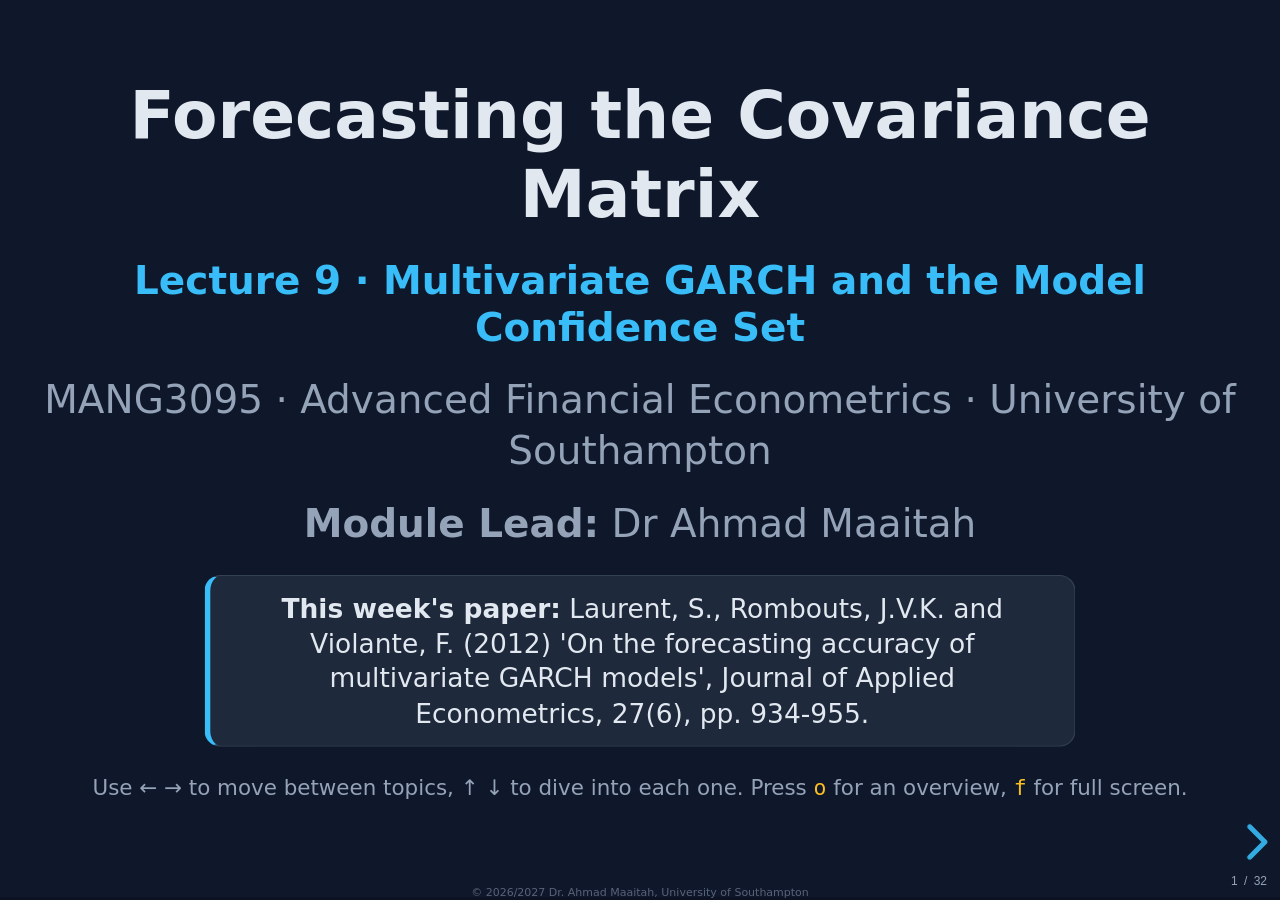
<file: lectures/lecture09/index.html>
<!DOCTYPE html>
<html lang="en">
<head>
<meta charset="utf-8">
<meta name="viewport" content="width=device-width, initial-scale=1.0, maximum-scale=1.0, user-scalable=no">
<title>Lecture 9 · Forecasting with Multivariate GARCH - MANG3095</title>
<link rel="stylesheet" href="../../assets/vendor/reveal/dist/reset.css">
<link rel="stylesheet" href="../../assets/vendor/reveal/dist/reveal.css">
<link rel="stylesheet" href="../../assets/vendor/reveal/dist/theme/black.css">
<link rel="stylesheet" href="../../assets/vendor/reveal/plugin/highlight/monokai.css">
<link rel="stylesheet" href="../../assets/vendor/katex/katex.min.css">
<link rel="stylesheet" href="../../assets/css/theme.css">
</head>
<body>
<div class="reveal">
<div class="slides">

<!-- ======================= TITLE ======================= -->
<section>
  <h1>Forecasting the Covariance Matrix</h1>
  <h3>Lecture 9 · Multivariate GARCH and the Model Confidence Set</h3>
  <p class="muted">MANG3095 · Advanced Financial Econometrics · University of Southampton</p>
  <p class="muted"><b>Module Lead:</b> Dr Ahmad Maaitah</p>
  <div class="panel def small" style="max-width:760px;margin:1em auto">
    <b>This week's paper:</b> Laurent, S., Rombouts, J.V.K. and Violante, F. (2012)
    'On the forecasting accuracy of multivariate GARCH models',
    <i>Journal of Applied Econometrics</i>, 27(6), pp. 934-955.
  </div>
  <p class="tiny">Use &larr; &rarr; to move between topics, &uarr; &darr; to dive into each one. Press <code>o</code> for an overview, <code>f</code> for full screen.</p>
</section>

<!-- ======================= AGENDA ======================= -->
<section>
  <h2>In this lecture</h2>
  <ul>
    <li><strong>The paper:</strong> 125 multivariate GARCH models race to forecast a 10-stock covariance matrix</li>
    <li><strong>Preparing the data:</strong> open-to-close returns, zero-return days, stationarity, variance targeting</li>
    <li><strong>The method:</strong> BEKK, CCC, DCC; loss functions; the model confidence set (MCS)</li>
    <li><strong>Interactive labs:</strong> a DCC laboratory, a covariance forecast race, the curse of dimensionality, and MCS intuition, all on the paper's own data</li>
    <li><strong>Code:</strong> Stata, EViews, R and Python, plus runnable cells in this page</li>
    <li><strong>Robustness:</strong> horizon, estimation window, loss function, calm vs turbulent markets</li>
  </ul>
</section>

<!-- ======================= 1. THE PAPER ======================= -->
<section>
  <section>
    <h2>1 · The paper</h2>
    <h3>Which multivariate GARCH model forecasts best?</h3>
    <p class="small">Portfolio choice, hedging and value-at-risk all need a forecast of the <em>conditional covariance matrix</em>
      \(H_t\) of many assets at once. Dozens of multivariate GARCH (MGARCH) models exist, but, as the authors put it,
      "from an applied viewpoint there are no clear guidelines available on model evaluation and selection".</p>
    <div class="panel def small"><b>The experiment (Section 2 and Table I):</b> 10 liquid NYSE stocks ·
      <b>125 MGARCH specifications</b> (105 conditional-correlation, 17 orthogonal, 3 BEKK-type) ·
      forecast horizons of <b>1, 5 and 20 days</b> · 6 realised-covariance proxies ·
      <b>4 statistical loss functions</b> · two multiple-comparison tests, the
      <b>model confidence set</b> (MCS) and the <b>superior predictive ability</b> (SPA) test.</div>
    <p class="small">The forecast sample runs over 10 years (2,486 trading days, 1 April 1999 to 27 December 2008),
      split into three volatility regimes: the dot-com bubble and burst, a calm period, and the 2007-08 financial crisis.</p>
  </section>
  <section>
    <h3>The data (Section 3, Table II)</h3>
    <p class="small">1-minute prices from TickData's OMED database, 2 March 1988 to 27 December 2008; after cleaning, 5,226 trading
      days. Models are estimated on daily <em>open-to-close</em> returns; forecasts are scored against realised covariance from
      5-minute intraday returns. Descriptive statistics from the paper's Table II (daily returns, full period):</p>
    <table class="data" style="font-size:.55em">
      <tr><th>Stock</th><th>Sector</th><th>Mean</th><th>SD</th><th>Max</th><th>Min</th><th>Skew</th><th>Kurtosis</th></tr>
      <tr><td>Coca Cola (KO)</td><td>Consumer Stap.</td><td>0.067</td><td>1.38</td><td>8.92</td><td>-11.08</td><td>0.06</td><td>3.79</td></tr>
      <tr><td>PepsiCo (PEP)</td><td>Consumer Stap.</td><td>0.127</td><td>1.44</td><td>12.14</td><td>-13.78</td><td>-0.11</td><td>5.97</td></tr>
      <tr><td>Procter &amp; Gamble (PG)</td><td>Consumer Stap.</td><td>0.100</td><td>1.33</td><td>10.50</td><td>-9.05</td><td>0.00</td><td>5.01</td></tr>
      <tr><td>BP plc (BP)</td><td>Energy</td><td>0.013</td><td>1.17</td><td>10.27</td><td>-13.96</td><td>-0.22</td><td>11.83</td></tr>
      <tr><td>Eastman Kodak (EK)</td><td>Consumer Disc.</td><td>-0.043</td><td>1.74</td><td>12.76</td><td>-14.13</td><td>-0.14</td><td>6.42</td></tr>
    </table>
    <p class="tiny muted">Plus ABT, CL, FDX, WMT and WYE - health care, consumer staples and industrials. Estimation uses a rolling window
      of the most recent 2,740 daily observations, with parameters re-estimated every 22 trading days.</p>
    <div class="panel tip small"><b>We have the paper's own data.</b> The authors published their estimation sample, and this module
      ships it as <code>lrv_returns</code>: 2,740 daily open-to-close % returns for all 10 stocks, starting 2 March 1988. Every chart,
      cell and code file this week runs on the same numbers the authors used.</div>
  </section>
  <section>
    <h3>Headline findings: full sample (Table III)</h3>
    <ul class="small">
      <li>Under the symmetric <b>Euclidean loss</b> the MCS keeps <b>39 of 125 models</b> - dominated by orthogonal and
        DECO specifications; the best sample performer is Orth.-GJR(2,1) (average loss 3.468)</li>
      <li>Under the asymmetric <b>Stein loss</b> (under-predictions punished) the MCS shrinks to <b>10 models, all DCC-family</b>,
        led by integrated and long-memory variances</li>
      <li>Under the \(L_3\) loss (over-predictions punished) <b>20 models</b> survive, mostly orthogonal - a hint that
        <b>orthogonal models under-predict</b> the covariance matrix</li>
      <li>Models with <b>leverage</b> (GJR, EGARCH, APARCH variances) systematically outperform symmetric ones, and higher-order
        lags beat single lags on sample loss, though differences are often not significant</li>
    </ul>
    <div class="panel warn small"><b>Key diagnosis:</b> full-sample results are "strongly driven by short periods of high market
      instability during which multivariate GARCH models appear to be inaccurate" - the average Euclidean loss is about
      <b>0.3 in the calm period</b> but <b>14.5 during the 2007-08 crisis</b>.</div>
  </section>
  <section>
    <h3>Headline findings: regimes, horizons, benchmark</h3>
    <ul class="small">
      <li><b>Dot-com turbulence:</b> the MCS (38 models under \(L_E\)) is dominated by DCC-type models with EGARCH leverage
        in the variances; under Stein loss only <b>two models</b> survive (DCCE and DCCT with IGARCH variances)</li>
      <li><b>Calm markets:</b> 74 of 125 models survive - "a simple assumption like constant conditional correlation and
        symmetry in the conditional variances cannot be rejected"</li>
      <li><b>2007-08 crisis:</b> non-stationary variances (IGARCH, FIGARCH, RiskMetrics) generate superior forecasts;
        EGARCH specifications are systematically rejected</li>
      <li><b>Longer horizons (Table IV):</b> at 5 and 20 days the MCS shrinks to 16 and 12 models; explosive non-stationary
        forecasts are rejected and RiskMetrics multi-step forecasts are "uninformative" (flat at the 1-step value)</li>
      <li><b>SPA test (Table V):</b> the <b>DCC of Engle (2002) with leverage (EGARCH) in the variances</b> is never significantly
        outperformed by any of the other 124 models, whatever the period - the paper's practical recommendation</li>
    </ul>
  </section>
</section>

<!-- ======================= 2. PREPARING THE DATA ======================= -->
<section>
  <section>
    <h2>2 · Preparing the data</h2>
    <h3>Open-to-close, not close-to-close</h3>
    <div class="cols">
      <div class="panel small"><b class="accent">Open-to-close returns</b> (used here)
        <div class="eq small">$$r_t = 100\,(\ln P_t^{close} - \ln P_t^{open})$$</div>
        Measure volatility <em>while the market is open</em> - the same hours the 5-minute realised-covariance proxy sees.
        Model forecast and proxy then measure the same thing.</div>
      <div class="panel small"><b class="accent2">Close-to-close returns</b>
        <div class="eq small">$$r_t = 100\,(\ln P_t^{close} - \ln P_{t-1}^{close})$$</div>
        Include the <em>overnight</em> move, which intraday data cannot see. Following Andersen et al. (2010) the paper treats
        overnight returns as deterministic jumps and strips them out.</div>
    </div>
    <ul class="small">
      <li><b>Zero-return days:</b> in the estimation sample 6% to 11.5% of daily returns are exactly zero (stale or non-traded days,
        early years especially) - a reason the authors picked the <em>most liquid</em> NYSE names</li>
      <li><b>Scale:</b> returns are in percent; on a raw scale \(\omega\) would be about \(10^{-4}\) smaller and optimisers struggle</li>
      <li><b>Demeaning:</b> the conditional mean is "of minor importance" for variance forecasting - the paper subtracts each
        stock's unconditional mean and models \( \varepsilon_t = r_t - \bar r \) directly</li>
    </ul>
  </section>
  <section>
    <h3>Run it yourself: the paper's data, checked</h3>
    <p class="small">Load the original Laurent-Rombouts-Violante estimation sample, describe the three stocks used in this week's labs,
      count zero-return days, and confirm stationarity with ADF tests.</p>
    <div class="pyrun">
<textarea class="pyrun-code" spellcheck="false">
import numpy as np, pandas as pd
from statsmodels.tsa.stattools import adfuller
df = load("lrv_returns").apply(pd.to_numeric, errors="coerce").dropna()
dates = pd.to_datetime(df["date_serial"], unit="D", origin="julian")
print(f"{len(df)} trading days, {dates.iloc[0].date()} to {dates.iloc[-1].date()}")
R = df[["KO", "PEP", "PG"]]
print(R.describe().loc[["mean", "std", "min", "max"]].round(3))
print("\nshare of exact-zero return days (%):")
print(((R == 0).mean() * 100).round(2).to_string())
print("\nADF unit-root tests (H0: unit root):")
for tk in R:
    stat, p = adfuller(R[tk].values, autolag="AIC")[:2]
    print(f"  {tk:4s} ADF = {stat:8.2f}   p = {p:.4f}")
</textarea>
    </div>
    <p class="tiny muted">Returns are hugely stationary (ADF near -55) - the unit root lives in prices, not returns. The day index is a
      Julian day number; it decodes to 2 March 1988 to 31 December 1998 (the paper's readme describes the same 2,740-day file as running
      to 31 March 1999). First run downloads Python into your browser (~15 MB).</p>
  </section>
  <section>
    <h3>Variance targeting: fewer free parameters</h3>
    <p class="small">MGARCH likelihoods have many parameters and nasty surfaces. <b>Variance targeting</b> (Engle and Mezrich, 1995)
      pins the model's long-run covariance to the sample moment instead of estimating it:</p>
    <div class="eq small">$$\bar H = \frac{1}{T}\sum_t \varepsilon_t\varepsilon_t' \qquad\Rightarrow\qquad
      C = \bar H - A\bar H A' - B\bar H B' \;\;\text{(BEKK)},\qquad \bar Q = \frac{1}{T}\sum_t u_t u_t' \;\;\text{(DCC)}$$</div>
    <ul class="small">
      <li>The intercept matrix \(C\) (that is \(N(N+1)/2\) parameters) drops out of the numerical optimisation</li>
      <li>The optimiser only searches over the few <em>dynamics</em> parameters - dramatically more stable in high dimensions</li>
      <li>The model's implied unconditional covariance then matches the data by construction: \(E[H_t]=\bar H\)</li>
    </ul>
    <div class="panel tip small">The paper imposes covariance or correlation targeting "when possible" precisely to keep 125 models
      estimable on 10 assets, re-estimated 113 times each over the rolling forecast exercise.</div>
  </section>
</section>

<!-- ======================= 3. THE METHOD ======================= -->
<section>
  <section>
    <h2>3 · The method</h2>
    <h3>The object: a whole matrix, every day</h3>
    <p class="small">Returns \(r_t = \mu + \varepsilon_t\) with information set \(\Im_{t-1}\). The target is the
      <b>conditional variance matrix</b></p>
    <div class="eq">$$H_t = E[\varepsilon_t \varepsilon_t' \,|\, \Im_{t-1}]$$</div>
    <ul class="small">
      <li>\(H_t\) has \(N(N+1)/2\) distinct elements - <b>55</b> for the paper's \(N=10\), each moving every day</li>
      <li>\(H_t\) must be <b>positive definite</b> at every \(t\) - the binding design constraint for all MGARCH models</li>
      <li>Three families in the paper: direct generalisations of GARCH (<b>BEKK</b>, RiskMetrics), <b>linear</b> combinations
        of univariate GARCH (orthogonal/factor models), and <b>nonlinear</b> combinations (CCC, DCC and relatives)</li>
    </ul>
  </section>
  <section>
    <h3>BEKK and RiskMetrics (the direct route)</h3>
    <p class="small">The BEKK(1,1,1) model of Engle and Kroner (1995) - equation (1) of the paper:</p>
    <div class="eq small">$$H_t = CC' + A\,\varepsilon_{t-1}\varepsilon_{t-1}'\,A' + B\,H_{t-1}\,B'$$</div>
    <ul class="small">
      <li>Quadratic forms keep \(H_t\) positive definite by construction</li>
      <li><b>Full BEKK:</b> \(A, B\) unrestricted - "not feasible for large cross-sectional dimensions" (the paper drops it)</li>
      <li><b>Diagonal BEKK:</b> \(A, B\) diagonal; <b>scalar BEKK:</b> \(A = aI_N\), \(B = bI_N\) - two parameters after targeting</li>
      <li><b>RiskMetrics (J.P. Morgan, 1996):</b> integrated scalar case, smoothing fixed at \(b = 0.96\), \(a = 1-b\), \(C=0\):
        no estimation at all, "widely used by practitioners"</li>
    </ul>
    <p class="tiny muted">The orthogonal family (equations (2)-(4)) instead rotates returns into uncorrelated principal components,
      fits a univariate GARCH to each, and rotates back.</p>
  </section>
  <section>
    <h3>DCC: model variances and correlations separately</h3>
    <p class="small">The dynamic conditional correlation model of Engle (2002) - equations (5)-(7) of the paper:</p>
    <div class="eq small">$$H_t = D_t^{1/2}\,R_t\,D_t^{1/2},\qquad D_t=\operatorname{diag}(\sigma^2_{1,t},\dots,\sigma^2_{N,t})$$
      $$Q_t = (1-a-b)\,\bar Q + a\,u_{t-1}u_{t-1}' + b\,Q_{t-1},\qquad
      R_t = (Q_t \odot I_N)^{-1/2}\, Q_t\, (Q_t \odot I_N)^{-1/2}$$</div>
    <ul class="small">
      <li>\(u_{i,t} = \varepsilon_{i,t}/\sigma_{i,t}\) are the <b>devolatilised</b> (standardised) innovations</li>
      <li><b>\(a\)</b>: how hard yesterday's shock pair moves today's correlation (news); <b>\(b\)</b>: how long it lasts (memory);
        \(a+b<1\) keeps correlations mean-reverting to the target \(\bar Q\)</li>
      <li><b>CCC</b> (Bollerslev, 1990) is the special case \(a=b=0\): correlations constant at the sample value</li>
      <li>Relatives: DCC of Tse and Tsui (2002), asymmetric DCC (Cappiello et al., 2006), equicorrelation DECO (Engle and Kelly)</li>
    </ul>
  </section>
  <section>
    <h3>Two-step estimation: why DCC scales</h3>
    <ol class="small">
      <li><b>Step 1 - variances:</b> fit \(N\) separate univariate GARCH models (any flavour: GARCH, GJR, EGARCH, FIGARCH ...),
        one per asset; form \(u_{i,t} = \varepsilon_{i,t}/\hat\sigma_{i,t}\)</li>
      <li><b>Step 2 - correlations:</b> set \(\bar Q = \tfrac1T\sum_t u_t u_t'\) (correlation targeting), then maximise the
        correlation part of the likelihood over just \((a, b)\):
        <div class="eq small">$$\log L_2 = -\tfrac12 \sum_t \big( \log|R_t| + u_t'R_t^{-1}u_t - u_t'u_t \big)$$</div></li>
    </ol>
    <ul class="small">
      <li>"Although inefficient, this procedure is consistent and it dramatically reduces the computational burden" - the
        optimiser never sees more than a handful of parameters at once</li>
      <li>This is exactly what the interactive laboratory on the simulation slides does, live, on the paper's data</li>
    </ul>
  </section>
  <section>
    <h3>Scoring forecasts: loss functions (equations 10-13)</h3>
    <p class="small">Compare the forecast \(H_t\) with an ex post proxy \(\hat\Sigma_t\) for the unobservable truth:</p>
    <table class="data" style="font-size:.55em">
      <tr><th>Loss</th><th>Formula</th><th>Character</th></tr>
      <tr><td>Euclidean \(L_E\)</td><td>\(\operatorname{vech}(\hat\Sigma_t-H_t)'\operatorname{vech}(\hat\Sigma_t-H_t)\)</td><td>symmetric, unique elements once</td></tr>
      <tr><td>Frobenius \(L_F\)</td><td>\(\operatorname{Tr}[(\hat\Sigma_t-H_t)'(\hat\Sigma_t-H_t)]\)</td><td>symmetric, covariances counted twice</td></tr>
      <tr><td>Stein \(L_S\)</td><td>\(\operatorname{Tr}[H_t^{-1}\hat\Sigma_t] - \log|H_t^{-1}\hat\Sigma_t| - N\)</td><td>asymmetric: punishes <b>under</b>-prediction</td></tr>
      <tr><td>\(L_3\) (\(b=3\))</td><td>weighted matrix power loss</td><td>asymmetric: punishes <b>over</b>-prediction</td></tr>
    </table>
    <ul class="small">
      <li>All four are <b>robust</b> in the Laurent-Rombouts-Violante (2009)/Patton sense: replacing the truth by an unbiased proxy
        does not distort the <em>ranking</em> of models</li>
      <li>The paper's proxy is 5-minute realised covariance; intraday data for 1988-99 are proprietary, so our labs use the
        outer product \(\varepsilon_t\varepsilon_t'\) - noisier, but unbiased, so rankings survive</li>
    </ul>
  </section>
  <section>
    <h3>The model confidence set, in one slide</h3>
    <p class="small">Hansen, Lunde and Nason's MCS answers: <em>which subset of models contains the best one, at confidence level
      \(1-\alpha\), given how noisy the loss differences are?</em></p>
    <ol class="small">
      <li>Start with all models; compute loss differentials \(d_{ij,t} = L_{i,t} - L_{j,t}\)</li>
      <li>Test \(H_0: E(d_{ij,t}) = 0\) for all pairs, using a <b>block bootstrap</b> for the distribution of the deviation statistic</li>
      <li>If rejected, <b>eliminate</b> the model with the worst standardised performance; repeat until no rejection</li>
      <li>Survivors form the \((1-\alpha)\) model confidence set; the paper uses \(\alpha = 0.25\), block length 2, 10,000 bootstraps</li>
    </ol>
    <div class="panel tip small"><b>Why not just pick the lowest average loss?</b> With noisy proxies and 125 similar models the
      sample winner changes with the sample. The MCS keeps every model whose inferiority cannot be established - an honest
      confidence statement about model selection. The SPA test (Hansen, 2005) instead asks whether one pre-chosen benchmark
      is beaten by <em>any</em> rival.</div>
  </section>
</section>

<!-- ======================= 4. SIMULATIONS ======================= -->
<section>
  <section>
    <h2>4 · Interactive laboratory</h2>
    <h3>Sim 1: a DCC(1,1) laboratory on the paper's data</h3>
    <p class="tiny">KO, PepsiCo and P&amp;G, the last 2,000 days of the paper's estimation sample (April 1991 to December 1998). Univariate
      GARCH(1,1) filters are pre-estimated by maximum likelihood; you drive the correlation recursion.</p>
    <div class="sim" id="sim-dcc">
      <canvas id="cv-dcc" width="880" height="270"></canvas>
      <div class="controls-row" id="ctl-dcc"></div>
    </div>
    <noscript><div class="sim-fallback">Interactive demo requires JavaScript: it filters the three stocks with estimated GARCH(1,1) models, runs the DCC recursion on the standardised residuals with sliders for a and b, plots the three pairwise conditional correlations through 1991-1998, and fits (a, b) by maximum likelihood at the press of a button.</div></noscript>
    <div class="panel tip" style="font-size:.5em"><b>Reading the results.</b> With <b>a = b = 0</b> you get CCC: three flat lines at the
      sample correlations (0.44, 0.43, 0.33). Raise <b>a</b> and correlations spike whenever two stocks are shocked together; raise
      <b>b</b> and those spikes decay slowly. Press <b>fit a, b by MLE</b>: the likelihood picks a &asymp; 0.016, b &asymp; 0.933
      (persistence 0.949) - small news impact, long memory, exactly the shape Engle (2002) found. A researcher reads the peaks
      (1997-98, the Asian and LTCM crises) as evidence that correlations rise in stressed markets, which is why constant-correlation
      hedges fail when they are needed most.</div>
  </section>
  <section>
    <h3>Sim 2: CCC vs DCC vs EWMA, a covariance forecast race</h3>
    <p class="tiny">Each model produces a 1-step covariance matrix forecast every day over the last 800 days (June 1995 to December 1998);
      forecasts are scored against the outer-product proxy \(\varepsilon_t\varepsilon_t'\). The chart shows each model's <b>cumulative
      average loss advantage over CCC</b> (above zero = beating CCC).</p>
    <div class="sim" id="sim-race">
      <canvas id="cv-race" width="880" height="260"></canvas>
      <div class="controls-row" id="ctl-race"></div>
    </div>
    <noscript><div class="sim-fallback">Interactive demo requires JavaScript: it computes one-step covariance forecasts from CCC, DCC and RiskMetrics EWMA on the same three stocks, scores them with a Frobenius or simplified QLIKE loss against squared-return proxies, and plots the running loss comparison.</div></noscript>
    <div class="panel tip" style="font-size:.5em"><b>Reading the results.</b> This is the paper's question in miniature. Under the
      <b>Frobenius</b> loss DCC edges out CCC (374.6 vs 374.9 average) and both beat EWMA (379.1); the gap opens almost entirely during
      the turbulent 1997-98 stretch and is nearly flat over calm 1995-96 - the paper's finding that "over calm periods ... constant
      conditional correlation cannot be rejected" while DCC-type models win in instability. Switch to <b>QLIKE</b>: the ordering
      survives here (DCC 5.247, CCC 5.280, EWMA 5.352) but the gaps change shape, because QLIKE punishes under-predicted variance far
      more than over-predicted. The loss function choice is not innocent - it is why the paper reports four of them.</div>
  </section>
  <section>
    <h3>Sim 3: the curse of dimensionality</h3>
    <p class="tiny">Parameters each model asks the optimiser to find (orders 1, variance/correlation targeting imposed as in the paper),
      as the number of assets \(N\) grows. Log scale.</p>
    <div class="sim" id="sim-curse">
      <canvas id="cv-curse" width="880" height="270"></canvas>
      <div class="controls-row" id="ctl-curse"></div>
    </div>
    <noscript><div class="sim-fallback">Interactive demo requires JavaScript: it plots the number of estimated parameters against the number of assets N (2 to 50) for full VEC, full BEKK, diagonal BEKK, scalar BEKK, DCC and CCC on a log scale, with a slider to read off the counts at any N.</div></noscript>
    <div class="panel tip" style="font-size:.5em"><b>Reading the results.</b> At the paper's \(N=10\): a full VEC would need
      <b>6,105</b> parameters and a full BEKK <b>200</b> - hopeless against 55 distinct data moments per day - while diagonal BEKK
      needs 20, DCC-GARCH(1,1) 32 (three per stock plus a and b), scalar BEKK 2 and RiskMetrics none. This is exactly why the paper
      restricts attention to feasible families (Table I) and why "the first generation of models ... are tractable only for a small
      number of series, typically lower than four". DCC's trick: the 45 correlation targets come free from sample moments, so the
      optimiser's problem barely grows with N.</div>
  </section>
  <section>
    <h3>Sim 4: model confidence set intuition</h3>
    <p class="tiny">A teaching-grade MCS on the three racers from Sim 2: block-bootstrap the daily loss differentials, eliminate the worst
      model while its inferiority is significant, stop when the survivors are statistically indistinguishable. (The paper uses Hansen,
      Lunde and Nason's full procedure on 125 models, \(\alpha=0.25\), 10,000 bootstraps.)</p>
    <div class="sim" id="sim-mcs">
      <canvas id="cv-mcs" width="880" height="240"></canvas>
      <div class="controls-row" id="ctl-mcs"></div>
    </div>
    <noscript><div class="sim-fallback">Interactive demo requires JavaScript: it bootstraps the loss differentials from the forecast race, shows each model's mean loss and elimination p-value, and lets an alpha slider decide which models survive in the model confidence set.</div></noscript>
    <div class="panel tip" style="font-size:.5em"><b>Reading the results.</b> Under the Frobenius loss at the paper's \(\alpha=0.25\),
      EWMA is eliminated first (bootstrap p &asymp; 0.04) but the procedure then stops (p &asymp; 0.6): the MCS is <b>{CCC, DCC}</b> -
      their 0.07% loss gap could easily be luck, so the honest conclusion is "we cannot separate them on these data". Switch to
      <b>QLIKE</b> and the elimination bites harder: both EWMA and CCC go, leaving <b>{DCC}</b> alone - exactly the paper's pattern of
      asymmetric losses producing systematically smaller sets (Stein loss: 10 models vs Euclidean: 39). Slide \(\alpha\) down and sets
      grow: a smaller \(\alpha\) demands stronger evidence before discarding a model.</div>
  </section>
</section>

<!-- ======================= 5. CODE ENVIRONMENT ======================= -->
<section>
  <section>
    <h2>5 · Code environment</h2>
    <p class="small">The full workflow - data preparation, univariate GARCH, DCC estimation, forecasting and evaluation - lives in four
      parallel files. The Python file reproduces every number quoted in this deck and exits cleanly.</p>
    <div class="files" style="justify-content:center">
      <a href="code/lecture09.do">lecture09.do · Stata</a>
      <a href="code/lecture09.prg">lecture09.prg · EViews</a>
      <a href="code/lecture09.R">lecture09.R · R</a>
      <a href="code/lecture09.py">lecture09.py · Python</a>
    </div>
    <ul class="small">
      <li><b>Stata:</b> native <code>mgarch dcc</code> (and <code>mgarch ccc</code>) - the cleanest route</li>
      <li><b>EViews:</b> system ARCH gives diagonal BEKK and CCC natively; DCC itself needs the add-in - the file shows the honest route</li>
      <li><b>R:</b> <code>rugarch</code> + <code>rmgarch</code>: <code>dccspec()</code>/<code>dccfit()</code>, the standard research stack</li>
      <li><b>Python:</b> <code>arch</code> for the univariate step, then a transparent two-step DCC in scipy - the same code the browser cells run</li>
    </ul>
  </section>
  <section>
    <h3>Step 1: univariate GARCH(1,1) per stock</h3>
    <div class="codetabs">
      <div class="tabbar">
        <button>Stata</button><button>EViews</button><button>R</button><button>Python</button>
      </div>
      <div class="tabpane"><pre><code>* import the paper's data (returns already in %)
import delimited using "../../../data/csv/lrv_returns.csv", ///
    clear stringcols(_all)
destring date_serial-wye, replace force
drop if missing(date_serial)          // stray text row
gen t = _n
tsset t

* GARCH(1,1) for one stock (repeat over the 10)
arch ko, arch(1) garch(1) nolog
* persistence:
display _b[ARCH:l1.arch] + _b[ARCH:l1.garch]</code></pre></div>
      <div class="tabpane"><pre><code>' EViews: workfile + univariate GARCH(1,1)
wfcreate(wf=lrv) u 1 2740
import(t=txt) ..\..\..\data\csv\lrv_returns.csv skip=1
' (or File > Import > Text-ASCII, name the 11 series)

equation eq_ko.arch(1,1) ko c
show eq_ko
' Coefficients: C(2)=omega, RESID(-1)^2=alpha, GARCH(-1)=beta</code></pre></div>
      <div class="tabpane"><pre><code>library(rugarch)
lrv <- read.csv("../../../data/csv/lrv_returns.csv")
lrv <- na.omit(as.data.frame(lapply(lrv, as.numeric)))

spec <- ugarchspec(
  variance.model = list(model = "sGARCH", garchOrder = c(1, 1)),
  mean.model     = list(armaOrder = c(0, 0), include.mean = TRUE))
fit <- ugarchfit(spec, data = lrv$KO)
coef(fit)         # mu, omega, alpha1, beta1
persistence(fit)  # alpha1 + beta1</code></pre></div>
      <div class="tabpane"><pre><code>import pandas as pd
from arch import arch_model

lrv = (pd.read_csv("../../../data/csv/lrv_returns.csv")
         .apply(pd.to_numeric, errors="coerce").dropna())
e = lrv["KO"] - lrv["KO"].mean()

am = arch_model(e, mean="Zero", vol="GARCH", p=1, q=1,
                rescale=False)
res = am.fit(disp="off")
print(res.params)     # omega, alpha[1], beta[1]</code></pre></div>
    </div>
    <p class="small muted">▼ reproduce the estimates in the browser below</p>
  </section>
  <section>
    <h3>Run it yourself: GARCH(1,1) on Coca Cola by MLE</h3>
    <div class="pyrun">
<textarea class="pyrun-code" spellcheck="false">
import numpy as np, pandas as pd
from scipy.optimize import minimize
df = load("lrv_returns").apply(pd.to_numeric, errors="coerce").dropna()
e = (df["KO"] - df["KO"].mean()).values     # demeaned, full 2740 obs

def negloglik(theta):
    omega, alpha, beta = theta
    s2 = np.empty(len(e)); s2[0] = e.var()
    for t in range(1, len(e)):
        s2[t] = omega + alpha * e[t-1]**2 + beta * s2[t-1]
    return 0.5 * np.sum(np.log(2 * np.pi) + np.log(s2) + e**2 / s2)

opt = minimize(negloglik, x0=[0.05, 0.05, 0.90], method="L-BFGS-B",
               bounds=[(1e-6, None), (0, 1), (0, 1)])
omega, alpha, beta = opt.x
print(f"omega = {omega:.4f}  alpha = {alpha:.4f}  beta = {beta:.4f}")
print(f"persistence alpha + beta = {alpha + beta:.4f}")
print(f"unconditional sd = {np.sqrt(omega / (1 - alpha - beta)):.3f}% per day")
</textarea>
    </div>
    <p class="tiny muted">Expect omega = 0.0527, alpha = 0.0376, beta = 0.9342, persistence 0.9719 - the classic small-alpha, big-beta
      pattern of daily equities. The arch package agrees to the third decimal. Run all 10 stocks with <code>code/lecture09.py</code>:
      persistence ranges from 0.78 (Kodak) to 1.00 (BP, borderline IGARCH).</p>
  </section>
  <section>
    <h3>Step 2: DCC estimation</h3>
    <div class="codetabs">
      <div class="tabbar">
        <button>Stata</button><button>EViews</button><button>R</button><button>Python</button>
      </div>
      <div class="tabpane"><pre><code>* DCC(1,1) with GARCH(1,1) variances, 3 stocks
mgarch dcc (ko pep pg = ), arch(1) garch(1) nolog
* lambda1 = a (news), lambda2 = b (memory)

* constant-correlation benchmark:
mgarch ccc (ko pep pg = ), arch(1) garch(1) nolog

* in-sample conditional (co)variances:
predict H_*, variance</code></pre></div>
      <div class="tabpane"><pre><code>' EViews has no built-in DCC estimator. Honest routes:
' 1) Native system ARCH: CCC or diagonal BEKK
system mg
mg.append ko  = c(1)
mg.append pep = c(2)
mg.append pg  = c(3)
' Proc > Estimate > ARCH - select
'   "Conditional Constant Correlation" or "Diagonal BEKK",
'   GARCH(1,1) errors, then View > Conditional Covariances
' 2) For DCC proper: install the "DCC GARCH" add-in
'    (Add-ins menu) or estimate the two steps by eq_*.arch
'    plus a LOGL object for the correlation recursion.</code></pre></div>
      <div class="tabpane"><pre><code>library(rmgarch)
X <- lrv[, c("KO", "PEP", "PG")]

uspec <- multispec(replicate(3, ugarchspec(
  variance.model = list(model = "sGARCH", garchOrder = c(1, 1)),
  mean.model     = list(armaOrder = c(0, 0)))))
dspec <- dccspec(uspec, dccOrder = c(1, 1),
                 distribution = "mvnorm")
dfit <- dccfit(dspec, data = X)
coef(dfit)["[Joint]dcca1"]   # a
coef(dfit)["[Joint]dccb1"]   # b
R_t <- rcor(dfit)            # 3 x 3 x T correlation array</code></pre></div>
      <div class="tabpane"><pre><code># two-step DCC, transparent scipy version
# step 1: GARCH(1,1) per stock -> u = e / sigma
# step 2: correlation targeting + MLE over (a, b):
#   Q_t = (1-a-b) Qbar + a u_{t-1}u_{t-1}' + b Q_{t-1}
#   R_t = diag(Q_t)^-1/2 Q_t diag(Q_t)^-1/2
#   max sum -0.5(log|R_t| + u'R^-1u - u'u)
# full code: code/lecture09.py (also runs in the cell below)</code></pre></div>
    </div>
    <p class="small muted">▼ estimate the full two-step DCC in the browser below</p>
  </section>
  <section>
    <h3>Run it yourself: two-step DCC on KO, PEP, PG</h3>
    <p class="small tiny">The same window as the interactive laboratory (last 2,000 days). Step 1 fits three GARCH(1,1) models; step 2
      maximises the correlation likelihood over (a, b). Takes roughly 20-40 seconds in the browser.</p>
    <div class="pyrun">
<textarea class="pyrun-code" spellcheck="false">
import numpy as np, pandas as pd
from scipy.optimize import minimize
df = load("lrv_returns").apply(pd.to_numeric, errors="coerce").dropna()
X = df[["KO", "PEP", "PG"]].values[-2000:]
X = X - X.mean(0)                            # demean, as in the paper
T = len(X)

def garch_nll(th, e):
    w, a, b = th
    s2, ll, v = e.var(), 0.0, e.tolist()
    for t in range(T):
        if t > 0: s2 = w + a * v[t-1]**2 + b * s2
        ll += np.log(s2) + v[t]**2 / s2
    return 0.5 * ll

U = np.empty_like(X)
for i, tk in enumerate(["KO", "PEP", "PG"]):
    r = minimize(garch_nll, [0.05, 0.05, 0.90], args=(X[:, i],),
                 method="L-BFGS-B", bounds=[(1e-6, 1)] * 3)
    w, a, b = r.x
    s2 = np.empty(T); s2[0] = X[:, i].var()
    for t in range(1, T):
        s2[t] = w + a * X[t-1, i]**2 + b * s2[t-1]
    U[:, i] = X[:, i] / np.sqrt(s2)
    print(f"{tk}: omega={w:.4f} alpha={a:.4f} beta={b:.4f} pers={a+b:.4f}")

Q0 = (U.T @ U) / T                           # correlation targeting
u1, u2, u3 = U[:, 0].tolist(), U[:, 1].tolist(), U[:, 2].tolist()

def dcc_nll(th):
    a, b = th
    if a < 0 or b < 0 or a + b > 0.999: return 1e9
    q11, q22, q33 = Q0[0,0], Q0[1,1], Q0[2,2]
    q12, q13, q23 = Q0[0,1], Q0[0,2], Q0[1,2]
    ll = 0.0
    for t in range(T):
        if t > 0:
            c, x, y, z = 1 - a - b, u1[t-1], u2[t-1], u3[t-1]
            q11 = c*Q0[0,0] + a*x*x + b*q11; q22 = c*Q0[1,1] + a*y*y + b*q22
            q33 = c*Q0[2,2] + a*z*z + b*q33; q12 = c*Q0[0,1] + a*x*y + b*q12
            q13 = c*Q0[0,2] + a*x*z + b*q13; q23 = c*Q0[1,2] + a*y*z + b*q23
        d1, d2, d3 = q11**0.5, q22**0.5, q33**0.5
        r12, r13, r23 = q12/(d1*d2), q13/(d1*d3), q23/(d2*d3)
        det = 1 - r12**2 - r13**2 - r23**2 + 2*r12*r13*r23
        i11 = (1-r23**2)/det; i22 = (1-r13**2)/det; i33 = (1-r12**2)/det
        i12 = (r13*r23-r12)/det; i13 = (r12*r23-r13)/det; i23 = (r12*r13-r23)/det
        x, y, z = u1[t], u2[t], u3[t]
        quad = i11*x*x + i22*y*y + i33*z*z + 2*(i12*x*y + i13*x*z + i23*y*z)
        ll += np.log(det) + quad - (x*x + y*y + z*z)
    return 0.5 * ll

opt = minimize(dcc_nll, [0.02, 0.90], method="Nelder-Mead",
               options={"xatol": 1e-4, "fatol": 1e-5})
a, b = opt.x
print(f"\nDCC: a = {a:.4f}  b = {b:.4f}  a+b = {a+b:.4f}")
</textarea>
    </div>
    <p class="tiny muted">Expect a = 0.0163, b = 0.9330 (persistence 0.949) - matching the laboratory's "fit by MLE" button. On the full
      2,740-day sample: a = 0.0150, b = 0.9708; on all 10 stocks: a = 0.0044, b = 0.9863 - dimension pushes DCC towards smoother,
      more persistent correlation paths.</p>
  </section>
  <section>
    <h3>Step 3: forecast and evaluate</h3>
    <div class="codetabs">
      <div class="tabbar">
        <button>Stata</button><button>EViews</button><button>R</button><button>Python</button>
      </div>
      <div class="tabpane"><pre><code>* one-step-ahead conditional (co)variances
mgarch dcc (ko pep pg = ), arch(1) garch(1) nolog
tsappend, add(1)
predict H2_*, variance dynamic(2741)

* loss vs a proxy (squared demeaned returns):
* build L_F = sum of squared forecast errors over
* the 6 distinct elements, then compare models
* (Stata has no built-in MCS; see R's MCS package)</code></pre></div>
      <div class="tabpane"><pre><code>' From a system estimated as CCC/diagonal BEKK:
'   Proc > Forecast produces multi-step conditional
'   variance and covariance forecasts per pair.
' Score against realised proxies in a program loop.
' EViews has no MCS/SPA implementation - export the
' loss series and run the tests in R (package MCS)
' or OxMetrics (the authors used Ox + G@RCH 6).</code></pre></div>
      <div class="tabpane"><pre><code>fc <- dccforecast(dfit, n.ahead = 20)
rcov(fc)     # forecast covariance matrices H_{T+1..T+20}

# forecast evaluation and the MCS:
library(MCS)  # Bernardi & Catania's implementation
# LossVol / build your own matrix losses, then:
# MCSprocedure(Loss = cbind(L_ccc, L_dcc, L_ewma),
#              alpha = 0.25, B = 10000, statistic = "TR")</code></pre></div>
      <div class="tabpane"><pre><code># 1-step forecast at T+1 from the fitted two-step DCC:
# sigma2_{T+1} = w + a e_T^2 + b sigma2_T   (per stock)
# Q_{T+1} = (1-a-b) Qbar + a u_T u_T' + b Q_T
# H_{T+1} = D_{T+1}^(1/2) R_{T+1} D_{T+1}^(1/2)
# losses: Frobenius sum((S - H)**2)
#         QLIKE   log|H| + tr(H^-1 S)  (proxy S = e e')
# code/lecture09.py runs the full CCC/DCC/EWMA race,
# the horizon comparison and the window robustness.</code></pre></div>
    </div>
  </section>
</section>

<!-- ======================= 6. ROBUSTNESS ======================= -->
<section>
  <section>
    <h2>6 · Robustness checks</h2>
    <h3>Sim 5: is the ranking stable?</h3>
    <p class="tiny">The paper's three robustness axes, rebuilt on its own data: forecast horizon (1, 5, 20 days, non-overlapping),
      evaluation subsample (calm 1995-97 vs turbulent 1997-98), and the loss function (Sims 2 and 4 toggle Frobenius/QLIKE).
      Bars show average Frobenius loss <b>relative to CCC = 100</b> (lower = better).</p>
    <div class="sim" id="sim-rob">
      <canvas id="cv-rob" width="880" height="250"></canvas>
      <div class="controls-row" id="ctl-rob"></div>
    </div>
    <noscript><div class="sim-fallback">Interactive demo requires JavaScript: it recomputes the CCC/DCC/EWMA forecast race at 1-, 5- and 20-day horizons over the full evaluation window and over calm and turbulent subsamples, and draws the average losses relative to CCC as grouped bars.</div></noscript>
    <div class="panel tip" style="font-size:.5em"><b>Reading the results.</b> At H = 1 the three models are within about 1% of each
      other. Stretch the horizon and the ranking spreads out exactly as in the paper's Table IV: at H = 20 EWMA's flat forecast is
      about 24% worse than CCC (13,884 vs 12,551 raw loss) because "the k-step-ahead forecast for the RiskMetrics type models ...
      coincides with the one-step-ahead forecast independently from the forecast horizon", while mean-reverting GARCH forecasts
      glide back towards the long-run covariance. Split the sample and the turbulent half carries losses about 13 times the calm
      half (695 vs 54) - short unstable stretches dominate full-sample rankings, the paper's central warning.</div>
  </section>
  <section>
    <h3>Estimation window: how stable are a and b?</h3>
    <p class="small">The paper re-estimates every 22 days on a rolling window of 2,740 observations. How much does the window matter?
      DCC on KO, PEP, PG (from <code>code/lecture09.py</code>):</p>
    <table class="data" style="font-size:.62em">
      <tr><th>Estimation window</th><th>a (news)</th><th>b (memory)</th><th>a + b</th></tr>
      <tr><td>last 1,000 obs (1995-98)</td><td>0.0320</td><td>0.8847</td><td>0.9167</td></tr>
      <tr><td>last 2,000 obs (1991-98, deck window)</td><td>0.0163</td><td>0.9330</td><td>0.9493</td></tr>
      <tr><td>full 2,740 obs (1988-98)</td><td>0.0150</td><td>0.9708</td><td>0.9858</td></tr>
    </table>
    <ul class="small">
      <li>Shorter, more turbulent windows load on <b>news</b> (higher a); longer windows load on <b>memory</b> (higher b)</li>
      <li>The <em>persistence</em> a + b stays high throughout - the qualitative story is stable, the parameters are not</li>
      <li>This is why the paper's mixed fixed/rolling scheme matters: it keeps forecasts conditioned on recent information while
        satisfying the assumptions of the MCS test</li>
    </ul>
    <p class="small muted">▼ verify the 1,000-day row in your browser</p>
  </section>
  <section>
    <h3>Run it yourself: window robustness</h3>
    <div class="pyrun">
<textarea class="pyrun-code" spellcheck="false">
import numpy as np, pandas as pd
from scipy.optimize import minimize
df = load("lrv_returns").apply(pd.to_numeric, errors="coerce").dropna()

def dcc_ab(W):
    X = df[["KO", "PEP", "PG"]].values[-W:]
    X = X - X.mean(0); T = len(X)
    def gnll(th, e):
        w, a, b = th; s2, ll, v = e.var(), 0.0, e.tolist()
        for t in range(T):
            if t > 0: s2 = w + a * v[t-1]**2 + b * s2
            ll += np.log(s2) + v[t]**2 / s2
        return 0.5 * ll
    U = np.empty_like(X)
    for i in range(3):
        r = minimize(gnll, [0.05, 0.05, 0.90], args=(X[:, i],),
                     method="L-BFGS-B", bounds=[(1e-6, 1)] * 3)
        w, a, b = r.x
        s2 = np.empty(T); s2[0] = X[:, i].var()
        for t in range(1, T):
            s2[t] = w + a * X[t-1, i]**2 + b * s2[t-1]
        U[:, i] = X[:, i] / np.sqrt(s2)
    Q0 = (U.T @ U) / T
    u = [U[:, i].tolist() for i in range(3)]
    def dnll(th):
        a, b = th
        if a < 0 or b < 0 or a + b > 0.999: return 1e9
        q = [Q0[0,0], Q0[1,1], Q0[2,2], Q0[0,1], Q0[0,2], Q0[1,2]]
        ll = 0.0
        for t in range(T):
            if t > 0:
                c = 1 - a - b; x, y, z = u[0][t-1], u[1][t-1], u[2][t-1]
                q = [c*Q0[0,0]+a*x*x+b*q[0], c*Q0[1,1]+a*y*y+b*q[1],
                     c*Q0[2,2]+a*z*z+b*q[2], c*Q0[0,1]+a*x*y+b*q[3],
                     c*Q0[0,2]+a*x*z+b*q[4], c*Q0[1,2]+a*y*z+b*q[5]]
            d1, d2, d3 = q[0]**0.5, q[1]**0.5, q[2]**0.5
            p12, p13, p23 = q[3]/(d1*d2), q[4]/(d1*d3), q[5]/(d2*d3)
            det = 1 - p12**2 - p13**2 - p23**2 + 2*p12*p13*p23
            x, y, z = u[0][t], u[1][t], u[2][t]
            quad = ((1-p23**2)*x*x + (1-p13**2)*y*y + (1-p12**2)*z*z
                    + 2*((p13*p23-p12)*x*y + (p12*p23-p13)*x*z
                    + (p12*p13-p23)*y*z)) / det
            ll += np.log(det) + quad - (x*x + y*y + z*z)
        return 0.5 * ll
    o = minimize(dnll, [0.02, 0.90], method="Nelder-Mead",
                 options={"xatol": 1e-4, "fatol": 1e-5})
    return o.x

for W in (1000, 2000):
    a, b = dcc_ab(W)
    print(f"window {W}: a = {a:.4f}  b = {b:.4f}  a+b = {a+b:.4f}")
</textarea>
    </div>
    <p class="tiny muted">Expect (0.0320, 0.8847) and (0.0163, 0.9330). Roughly a minute in the browser: it fits six GARCH models and
      two DCC likelihoods. The full 2,740-day row runs locally in <code>code/lecture09.py</code>.</p>
  </section>
  <section>
    <h3>Horizon and loss function: the full comparison</h3>
    <p class="small">Average losses over the 800 evaluation days (from <code>code/lecture09.py</code>, matching Sims 2 and 5):</p>
    <table class="data" style="font-size:.6em">
      <tr><th></th><th>Frobenius H=1</th><th>QLIKE H=1</th><th>Frobenius H=5</th><th>Frobenius H=20</th><th>calm half</th><th>turbulent half</th></tr>
      <tr><td>CCC</td><td>374.90</td><td>5.280</td><td><b>2,507.7</b></td><td><b>12,551</b></td><td>54.43</td><td>695.4</td></tr>
      <tr><td>DCC</td><td><b>374.65</b></td><td><b>5.247</b></td><td>2,521.8</td><td>12,749</td><td><b>54.33</b></td><td><b>695.0</b></td></tr>
      <tr><td>EWMA</td><td>379.06</td><td>5.352</td><td>2,657.9</td><td>15,535</td><td>54.76</td><td>703.4</td></tr>
    </table>
    <p class="tiny muted">Lower is better; bold marks each column's winner. Calm/turbulent columns are Frobenius at H=1. Note the flip:
      DCC wins at H=1 under both losses, but plain CCC edges it at 5 and 20 days, where the noisy day-to-day correlation signal has
      washed out and mean reversion dominates.</p>
    <div class="panel warn small"><b>Is the ranking stable? Partly.</b> DCC wins at short horizons and in turbulence; CCC catches up at
      long horizons and in calm; EWMA is competitive at 1 step and collapses at 20. That instability across horizon, sample and loss is
      not a nuisance, it is the paper's core result - and the reason it reports MCS sets rather than a single champion.</div>
  </section>
</section>

<!-- ======================= 7. RESULTS AND DISCUSSION ======================= -->
<section>
  <section>
    <h2>7 · Results and discussion</h2>
    <h3>What the labs told us, and what the paper adds</h3>
    <ul class="small">
      <li>Our three-model race on the paper's own data reproduces its qualitative findings in miniature: <b>correlation dynamics
        matter most in turbulent markets</b>; in calm stretches CCC is statistically indistinguishable from DCC</li>
      <li><b>Loss functions change rankings</b> - symmetric losses keep large model sets alive, asymmetric ones discriminate;
        the paper finds orthogonal models under-predict (favoured by \(L_3\)) and DCC-type models over-predict (favoured by Stein)</li>
      <li><b>Horizon matters:</b> integrated/RiskMetrics forecasts are flat and fail at 5-20 days; mean reversion wins there</li>
      <li>The paper's bottom line (SPA, Table V): <b>Engle's DCC with EGARCH leverage in the variances is never significantly
        beaten</b> across 124 rivals, three horizons and four regimes - a defensible default for applied work</li>
    </ul>
    <div class="panel def small"><b>The MCS habit:</b> when models are close and proxies noisy, report the <em>set</em> of
      statistically superior models, not just the sample winner. At \(\alpha=0.25\), full sample, that set still held 39 models.</div>
  </section>
  <section>
    <h3>Using this in your dissertation</h3>
    <ul class="small">
      <li><b>Any multivariate risk question</b> - dynamic hedge ratios, minimum-variance portfolios, VaR of a book, contagion -
        needs an \(H_t\) forecast: start from DCC-GARCH(1,1), add leverage (GJR/EGARCH) if your assets are equities</li>
      <li><b>Estimation:</b> Stata <code>mgarch dcc</code>, R <code>rmgarch::dccfit</code>, or the transparent two-step scipy code
        from this deck; always impose variance/correlation targeting for N above 3 or 4</li>
      <li><b>Evaluation:</b> hold out a forecast sample, choose a robust loss (Frobenius or QLIKE), use squared returns or realised
        covariance as the proxy, and run the MCS (R package <code>MCS</code>) rather than crowning the lowest average loss</li>
      <li><b>Robustness section:</b> repeat over horizons, subsamples and at least two loss functions - your examiner is looking
        for exactly the axes this paper made standard</li>
      <li><b>Scope your ambition:</b> N = 3 to 10 assets is the feasible zone for coursework; beyond that you are in factor and
        shrinkage territory (Engle's 2009 book is the map)</li>
    </ul>
    <div class="files" style="justify-content:center;margin-top:.6em">
      <a href="../../">Hub</a>
      <a href="../lecture08/">← Lecture 8</a>
      <a href="../lecture10/">Lecture 10 →</a>
    </div>
  </section>
</section>

<!-- ======================= REFERENCES ======================= -->
<section>
  <h2>References</h2>
  <ul class="refs" style="font-size:.52em">
    <li><b>Laurent, S., Rombouts, J.V.K. and Violante, F. (2012) 'On the forecasting accuracy of multivariate GARCH models', <i>Journal of Applied Econometrics</i>, 27(6), pp. 934-955.</b></li>
    <li>Bollerslev, T. (1986) 'Generalized autoregressive conditional heteroskedasticity', <i>Journal of Econometrics</i>, 31(3), pp. 307-327.</li>
    <li>Bollerslev, T. (1990) 'Modelling the coherence in short-run nominal exchange rates: a multivariate generalized ARCH model', <i>Review of Economics and Statistics</i>, 72(3), pp. 498-505.</li>
    <li>Bauwens, L., Laurent, S. and Rombouts, J.V.K. (2006) 'Multivariate GARCH models: a survey', <i>Journal of Applied Econometrics</i>, 21(1), pp. 79-109.</li>
    <li>Cappiello, L., Engle, R.F. and Sheppard, K. (2006) 'Asymmetric dynamics in the correlations of global equity and bond returns', <i>Journal of Financial Econometrics</i>, 4(4), pp. 537-572.</li>
    <li>Engle, R.F. (1982) 'Autoregressive conditional heteroscedasticity with estimates of the variance of United Kingdom inflation', <i>Econometrica</i>, 50(4), pp. 987-1007.</li>
    <li>Engle, R.F. (2002) 'Dynamic conditional correlation: a simple class of multivariate generalized autoregressive conditional heteroskedasticity models', <i>Journal of Business and Economic Statistics</i>, 20(3), pp. 339-350.</li>
    <li>Engle, R.F. (2009) <i>Anticipating Correlations: A New Paradigm for Risk Management</i>. Princeton: Princeton University Press.</li>
    <li>Engle, R.F. and Kroner, K.F. (1995) 'Multivariate simultaneous generalized ARCH', <i>Econometric Theory</i>, 11(1), pp. 122-150.</li>
    <li>Engle, R.F. and Mezrich, J. (1996) 'GARCH for groups', <i>Risk</i>, 9(8), pp. 36-40 (variance targeting; see also Engle and Mezrich, 1995, 'Grappling with GARCH').</li>
    <li>Hansen, P.R. (2005) 'A test for superior predictive ability', <i>Journal of Business and Economic Statistics</i>, 23(4), pp. 365-380.</li>
    <li>Hansen, P.R., Lunde, A. and Nason, J.M. (2011) 'The model confidence set', <i>Econometrica</i>, 79(2), pp. 453-497.</li>
    <li>J.P. Morgan (1996) <i>RiskMetrics Technical Document</i>. 4th edn. New York: J.P. Morgan.</li>
    <li>Tse, Y.K. and Tsui, A.K.C. (2002) 'A multivariate generalized autoregressive conditional heteroscedasticity model with time-varying correlations', <i>Journal of Business and Economic Statistics</i>, 20(3), pp. 351-362.</li>
    <li>Software: Ghalanos, A. <i>rugarch</i> and <i>rmgarch</i> (R packages); Sheppard, K. <i>arch</i> (Python package); Bernardi, M. and Catania, L. <i>MCS</i> (R package); StataCorp, <code>mgarch dcc</code>, Stata Time-Series Reference Manual.</li>
  </ul>
</section>

</div>
</div>

<script src="../../assets/vendor/reveal/dist/reveal.js"></script>
<script src="../../assets/vendor/reveal/plugin/highlight/highlight.js"></script>
<script src="../../assets/vendor/katex/katex.min.js"></script>
<script src="../../assets/vendor/katex/contrib/auto-render.min.js"></script>
<script src="../../assets/js/stats.js"></script>
<script src="../../assets/js/sim-core.js"></script>
<script src="data_lrv3.js"></script>
<script>
'use strict';
Reveal.initialize({
  hash: true, slideNumber: 'c/t', width: 1050, height: 700, margin: 0.06,
  plugins: [RevealHighlight]
});
Reveal.on('ready', function () {
  document.querySelectorAll('.slides section').forEach(function (s) {
    renderMathInElement(s, {
      delimiters: [
        { left: '$$', right: '$$', display: true },
        { left: '\\(', right: '\\)', display: false }
      ]
    });
  });
});

/* =========================================================================
   Shared engine: the Laurent-Rombouts-Violante 3-stock window (KO, PEP, PG),
   demeaned returns, pre-estimated GARCH(1,1) filters, DCC machinery.
   ========================================================================= */
var LRV = (function () {
  var D = window.DATA_LRV3, tk = D.tickers, T = D.r[tk[0]].length;
  var e = [], s2 = [], u = [];
  for (var i = 0; i < 3; i++) {
    var raw = D.r[tk[i]], m = 0, t;
    for (t = 0; t < T; t++) m += raw[t];
    m /= T;
    var ei = new Array(T), v = 0;
    for (t = 0; t < T; t++) { ei[t] = raw[t] - m; v += ei[t] * ei[t]; }
    v /= T;
    var g = D.garch[tk[i]], si = new Array(T);
    si[0] = v;
    for (t = 1; t < T; t++) si[t] = g.omega + g.alpha * ei[t - 1] * ei[t - 1] + g.beta * si[t - 1];
    var ui = new Array(T);
    for (t = 0; t < T; t++) ui[t] = ei[t] / Math.sqrt(si[t]);
    e.push(ei); s2.push(si); u.push(ui);
  }
  var Q = { q11: 0, q22: 0, q33: 0, q12: 0, q13: 0, q23: 0 };
  for (t = 0; t < T; t++) {
    Q.q11 += u[0][t] * u[0][t]; Q.q22 += u[1][t] * u[1][t]; Q.q33 += u[2][t] * u[2][t];
    Q.q12 += u[0][t] * u[1][t]; Q.q13 += u[0][t] * u[2][t]; Q.q23 += u[1][t] * u[2][t];
  }
  Q.q11 /= T; Q.q22 /= T; Q.q33 /= T; Q.q12 /= T; Q.q13 /= T; Q.q23 /= T;
  var rb = {
    r12: Q.q12 / Math.sqrt(Q.q11 * Q.q22),
    r13: Q.q13 / Math.sqrt(Q.q11 * Q.q33),
    r23: Q.q23 / Math.sqrt(Q.q22 * Q.q33)
  };
  return { tk: tk, T: T, x: D.yearfrac, e: e, s2: s2, u: u, Q: Q, rbar: rb, garch: D.garch, EST: 1200 };
})();

/* DCC filter on the standardised residuals. store=false returns only logL. */
function dccPath(a, b, store) {
  var Q = LRV.Q, u = LRV.u, T = LRV.T, c = 1 - a - b;
  var q11 = Q.q11, q22 = Q.q22, q33 = Q.q33, q12 = Q.q12, q13 = Q.q13, q23 = Q.q23;
  var R12 = store ? new Array(T) : null, R13 = store ? new Array(T) : null, R23 = store ? new Array(T) : null;
  var ll = 0, x, y, z;
  for (var t = 0; t < T; t++) {
    if (t > 0) {
      x = u[0][t - 1]; y = u[1][t - 1]; z = u[2][t - 1];
      q11 = c * Q.q11 + a * x * x + b * q11; q22 = c * Q.q22 + a * y * y + b * q22;
      q33 = c * Q.q33 + a * z * z + b * q33; q12 = c * Q.q12 + a * x * y + b * q12;
      q13 = c * Q.q13 + a * x * z + b * q13; q23 = c * Q.q23 + a * y * z + b * q23;
    }
    var d1 = Math.sqrt(q11), d2 = Math.sqrt(q22), d3 = Math.sqrt(q33);
    var p = q12 / (d1 * d2), q = q13 / (d1 * d3), r = q23 / (d2 * d3);
    if (store) { R12[t] = p; R13[t] = q; R23[t] = r; }
    var det = 1 - p * p - q * q - r * r + 2 * p * q * r;
    x = u[0][t]; y = u[1][t]; z = u[2][t];
    var quad = ((1 - r * r) * x * x + (1 - q * q) * y * y + (1 - p * p) * z * z +
      2 * ((q * r - p) * x * y + (p * r - q) * x * z + (p * q - r) * y * z)) / det;
    ll -= 0.5 * (Math.log(det) + quad - (x * x + y * y + z * z));
  }
  return { r12: R12, r13: R13, r23: R23, ll: ll };
}

/* grid MLE for (a, b): coarse pass then refinement */
function dccMLE() {
  var best = { ll: -Infinity, a: 0, b: 0 }, a, b, v;
  for (a = 0.002; a <= 0.098; a += 0.008) {
    for (b = 0.60; b <= 0.992; b += 0.014) {
      if (a + b >= 0.999) continue;
      v = dccPath(a, b, false).ll;
      if (v > best.ll) best = { ll: v, a: a, b: b };
    }
  }
  var a0 = best.a, b0 = best.b;
  for (a = Math.max(0.001, a0 - 0.008); a <= a0 + 0.008; a += 0.001) {
    for (b = Math.max(0.5, b0 - 0.015); b <= Math.min(0.995, b0 + 0.015); b += 0.001) {
      if (a + b >= 0.999) continue;
      v = dccPath(a, b, false).ll;
      if (v > best.ll) best = { ll: v, a: a, b: b };
    }
  }
  return best;
}

/* symmetric 3x3 helpers packed as [h11,h22,h33,h12,h13,h23] */
function frob6(A, B) {
  var d0 = A[0] - B[0], d1 = A[1] - B[1], d2 = A[2] - B[2];
  var d3 = A[3] - B[3], d4 = A[4] - B[4], d5 = A[5] - B[5];
  return d0 * d0 + d1 * d1 + d2 * d2 + 2 * (d3 * d3 + d4 * d4 + d5 * d5);
}
function det6(H) {
  return H[0] * (H[1] * H[2] - H[5] * H[5]) - H[3] * (H[3] * H[2] - H[5] * H[4]) +
    H[4] * (H[3] * H[5] - H[1] * H[4]);
}
function qlike6(H, ex, ey, ez) { /* log|H| + e' H^-1 e  (proxy = e e') */
  var det = det6(H);
  var i11 = (H[1] * H[2] - H[5] * H[5]) / det, i22 = (H[0] * H[2] - H[4] * H[4]) / det;
  var i33 = (H[0] * H[1] - H[3] * H[3]) / det, i12 = (H[4] * H[5] - H[3] * H[2]) / det;
  var i13 = (H[3] * H[5] - H[4] * H[1]) / det, i23 = (H[3] * H[4] - H[0] * H[5]) / det;
  return Math.log(det) + i11 * ex * ex + i22 * ey * ey + i33 * ez * ez +
    2 * (i12 * ex * ey + i13 * ex * ez + i23 * ey * ez);
}

/* One-step losses for the race: returns {F:{CCC,DCC,EWMA},Q:{...}} arrays over t in [EST, T) */
var RACE = (function () {
  var a = 0.0163, b = 0.9330;   /* the MLE on this window (matches the Python cell) */
  var T = LRV.T, EST = LRV.EST, e = LRV.e, s2 = LRV.s2, rb = LRV.rbar;
  var dcc = dccPath(a, b, true);
  /* EWMA lambda = 0.96, seeded with the estimation-window covariance */
  var C = [0, 0, 0, 0, 0, 0], t;
  for (t = 0; t < EST; t++) {
    C[0] += e[0][t] * e[0][t]; C[1] += e[1][t] * e[1][t]; C[2] += e[2][t] * e[2][t];
    C[3] += e[0][t] * e[1][t]; C[4] += e[0][t] * e[2][t]; C[5] += e[1][t] * e[2][t];
  }
  for (var k = 0; k < 6; k++) C[k] /= EST;
  var lam = 0.96, Hew = new Array(T);
  Hew[0] = C.slice();
  for (t = 1; t < T; t++) {
    var x = e[0][t - 1], y = e[1][t - 1], z = e[2][t - 1], P = Hew[t - 1];
    Hew[t] = [(1 - lam) * x * x + lam * P[0], (1 - lam) * y * y + lam * P[1], (1 - lam) * z * z + lam * P[2],
      (1 - lam) * x * y + lam * P[3], (1 - lam) * x * z + lam * P[4], (1 - lam) * y * z + lam * P[5]];
  }
  function Hccc(t) {
    var d1 = Math.sqrt(s2[0][t]), d2 = Math.sqrt(s2[1][t]), d3 = Math.sqrt(s2[2][t]);
    return [d1 * d1, d2 * d2, d3 * d3, rb.r12 * d1 * d2, rb.r13 * d1 * d3, rb.r23 * d2 * d3];
  }
  function Hdcc(t) {
    var d1 = Math.sqrt(s2[0][t]), d2 = Math.sqrt(s2[1][t]), d3 = Math.sqrt(s2[2][t]);
    return [d1 * d1, d2 * d2, d3 * d3, dcc.r12[t] * d1 * d2, dcc.r13[t] * d1 * d3, dcc.r23[t] * d2 * d3];
  }
  var F = { CCC: [], DCC: [], EWMA: [] }, Ql = { CCC: [], DCC: [], EWMA: [] };
  for (t = EST; t < T; t++) {
    var ex = e[0][t], ey = e[1][t], ez = e[2][t];
    var S = [ex * ex, ey * ey, ez * ez, ex * ey, ex * ez, ey * ez];
    var Hc = Hccc(t), Hd = Hdcc(t), He = Hew[t];
    F.CCC.push(frob6(S, Hc)); F.DCC.push(frob6(S, Hd)); F.EWMA.push(frob6(S, He));
    Ql.CCC.push(qlike6(Hc, ex, ey, ez)); Ql.DCC.push(qlike6(Hd, ex, ey, ez)); Ql.EWMA.push(qlike6(He, ex, ey, ez));
  }
  return { a: a, b: b, F: F, Q: Ql, dcc: dcc, Hew: Hew, Hccc: Hccc, Hdcc: Hdcc };
})();
var MODELS = ['CCC', 'DCC', 'EWMA'];
var MCOL = { CCC: SIM.colors.accent, DCC: SIM.colors.good, EWMA: SIM.colors.accent2 };

/* ---------- SIM 1: DCC laboratory ---------- */
(function () {
  var ctl = document.getElementById('ctl-dcc');
  var P = { a: 0.02, b: 0.90 };
  var sliders = {};
  function draw() {
    var res = dccPath(P.a, P.b, true);
    var x = LRV.x, T = LRV.T;
    var p = new SIM.Plot('cv-dcc', {
      xmin: x[0], xmax: x[T - 1], ymin: -0.15, ymax: 1,
      xlabel: 'year', ylabel: 'conditional correlation',
      title: 'DCC(1,1) pairwise correlations, KO / PEP / PG (a = ' + P.a.toFixed(3) + ', b = ' + P.b.toFixed(3) + ')'
    });
    p.clear(); p.axes(); p.hline(0, { color: SIM.colors.dim });
    p.hline(LRV.rbar.r12, { color: SIM.colors.dim, dash: [3, 5] });
    p.line(x, res.r12, { color: SIM.colors.accent, width: 1.2 });
    p.line(x, res.r13, { color: SIM.colors.good, width: 1.2 });
    p.line(x, res.r23, { color: SIM.colors.accent2, width: 1.2 });
    p.legend([
      { label: 'KO-PEP (target 0.44)', color: SIM.colors.accent },
      { label: 'KO-PG (target 0.43)', color: SIM.colors.good },
      { label: 'PEP-PG (target 0.33)', color: SIM.colors.accent2 }
    ]);
    var mn = 1, mx = -1, i;
    for (i = 0; i < T; i++) {
      var v = res.r12[i];
      if (v < mn) mn = v; if (v > mx) mx = v;
    }
    document.getElementById('ro-dcc').innerHTML =
      'persistence a+b = <b>' + (P.a + P.b).toFixed(3) + '</b> · KO-PEP correlation ranges <b>' +
      mn.toFixed(2) + '</b> to <b>' + mx.toFixed(2) + '</b> · 2nd-step log-likelihood = <b>' + res.ll.toFixed(1) + '</b>' +
      (P.a + P.b === 0 ? ' · <b>a=b=0 is CCC: flat lines at the targets</b>' : '');
  }
  function sync() { sliders.a.set(P.a); sliders.b.set(P.b); }
  sliders.a = SIM.slider(ctl, { label: 'a (news)', min: 0, max: 0.15, step: 0.001, value: P.a, fmt: function (v) { return v.toFixed(3); } },
    function (v) { P.a = v; if (P.a + P.b > 0.998) { P.b = 0.998 - P.a; sync(); } draw(); });
  sliders.b = SIM.slider(ctl, { label: 'b (memory)', min: 0, max: 0.998, step: 0.002, value: P.b, fmt: function (v) { return v.toFixed(3); } },
    function (v) { P.b = v; if (P.a + P.b > 0.998) { P.a = Math.max(0, 0.998 - P.b); sync(); } draw(); });
  SIM.button(ctl, 'fit a, b by MLE', function () {
    var m = dccMLE(); P.a = m.a; P.b = m.b; sync(); draw();
    document.getElementById('ro-dcc').innerHTML +=
      ' · <b style="color:#34d399">MLE: a = ' + m.a.toFixed(3) + ', b = ' + m.b.toFixed(3) + '</b> (Python two-step: 0.016, 0.933)';
  }, true);
  SIM.button(ctl, 'CCC (a = b = 0)', function () { P.a = 0; P.b = 0; sync(); draw(); });
  var ro = document.createElement('div');
  ro.id = 'ro-dcc'; ro.className = 'readout'; ro.style.fontSize = '.55em';
  ctl.appendChild(ro);
  draw();
})();

/* ---------- SIM 2: covariance forecast race ---------- */
(function () {
  var ctl = document.getElementById('ctl-race');
  var loss = 'F';
  function draw() {
    var L = RACE[loss], T = LRV.T, EST = LRV.EST, n = L.CCC.length;
    var x = LRV.x.slice(EST);
    var adv = { DCC: new Array(n), EWMA: new Array(n) };
    var cC = 0, cD = 0, cE = 0;
    for (var t = 0; t < n; t++) {
      cC += L.CCC[t]; cD += L.DCC[t]; cE += L.EWMA[t];
      adv.DCC[t] = (cC - cD) / (t + 1);
      adv.EWMA[t] = (cC - cE) / (t + 1);
    }
    var lo = 0, hi = 0;
    for (t = 0; t < n; t++) {
      if (adv.DCC[t] < lo) lo = adv.DCC[t]; if (adv.DCC[t] > hi) hi = adv.DCC[t];
      if (adv.EWMA[t] < lo) lo = adv.EWMA[t]; if (adv.EWMA[t] > hi) hi = adv.EWMA[t];
    }
    var pad = (hi - lo) * 0.15 + 1e-6;
    var p = new SIM.Plot('cv-race', {
      xmin: x[0], xmax: x[n - 1], ymin: lo - pad, ymax: hi + pad,
      xlabel: 'year', ylabel: 'avg loss advantage vs CCC',
      title: (loss === 'F' ? 'Frobenius loss' : 'QLIKE loss (simplified)') + ' - cumulative average advantage over CCC (above 0 = better than CCC)'
    });
    p.clear(); p.axes(); p.hline(0, { color: SIM.colors.dim });
    p.line(x, adv.DCC, { color: MCOL.DCC, width: 2 });
    p.line(x, adv.EWMA, { color: MCOL.EWMA, width: 2 });
    p.legend([
      { label: 'DCC vs CCC', color: MCOL.DCC },
      { label: 'EWMA (RiskMetrics 0.96) vs CCC', color: MCOL.EWMA }
    ]);
    var mC = cC / n, mD = cD / n, mE = cE / n;
    var winner = mC <= mD && mC <= mE ? 'CCC' : (mD <= mE ? 'DCC' : 'EWMA');
    document.getElementById('ro-race').innerHTML =
      'average loss over ' + n + ' days: CCC = <b>' + mC.toFixed(loss === 'F' ? 2 : 4) + '</b> · DCC = <b>' +
      mD.toFixed(loss === 'F' ? 2 : 4) + '</b> · EWMA = <b>' + mE.toFixed(loss === 'F' ? 2 : 4) +
      '</b> · lowest: <b style="color:#34d399">' + winner + '</b>';
  }
  SIM.button(ctl, 'Frobenius loss', function () { loss = 'F'; draw(); });
  SIM.button(ctl, 'QLIKE loss', function () { loss = 'Q'; draw(); }, true);
  var ro = document.createElement('div');
  ro.id = 'ro-race'; ro.className = 'readout'; ro.style.fontSize = '.55em';
  ctl.appendChild(ro);
  draw();
})();

/* ---------- SIM 3: curse of dimensionality ---------- */
(function () {
  var ctl = document.getElementById('ctl-curse');
  var Nsel = 10;
  var specs = [
    { name: 'full VEC (no targeting)', col: SIM.colors.bad, f: function (N) { var n = N * (N + 1) / 2; return n * (1 + 2 * n); } },
    { name: 'full BEKK', col: '#f59e0b', f: function (N) { return 2 * N * N; } },
    { name: 'diagonal BEKK', col: SIM.colors.accent2, f: function (N) { return 2 * N; } },
    { name: 'DCC-GARCH(1,1)', col: SIM.colors.good, f: function (N) { return 3 * N + 2; } },
    { name: 'CCC-GARCH(1,1)', col: SIM.colors.accent, f: function (N) { return 3 * N; } },
    { name: 'scalar BEKK', col: '#e2e8f0', f: function (N) { return 2; } }
  ];
  function draw() {
    var p = new SIM.Plot('cv-curse', {
      xmin: 2, xmax: 50, ymin: 0, ymax: 7,
      xlabel: 'number of assets N', ylabel: 'log10(parameters)',
      title: 'Parameters the optimiser must find (orders 1, targeting imposed)'
    });
    p.clear(); p.axes();
    var xs = [], k;
    for (k = 2; k <= 50; k++) xs.push(k);
    specs.forEach(function (s) {
      p.line(xs, xs.map(function (N) { return Math.log10(Math.max(s.f(N), 1)); }), { color: s.col, width: 2 });
    });
    p.vline(Nsel, { color: SIM.colors.dim, dash: [4, 4] });
    p.vline(10, { color: '#64748b', dash: [2, 6] });
    p.label(10.4, 6.6, 'paper: N = 10', { color: '#94a3b8', size: 11 });
    p.legend(specs.map(function (s) { return { label: s.name, color: s.col }; }));
    var msg = 'at N = ' + Nsel + ': ';
    msg += specs.map(function (s) {
      return s.name.split(' (')[0] + ' = <b>' + s.f(Nsel).toLocaleString('en-GB') + '</b>';
    }).join(' · ');
    msg += ' · distinct elements of H_t: ' + (Nsel * (Nsel + 1) / 2);
    document.getElementById('ro-curse').innerHTML = msg;
  }
  SIM.slider(ctl, { label: 'N (assets)', min: 2, max: 50, step: 1, value: Nsel, fmt: function (v) { return v.toFixed(0); } },
    function (v) { Nsel = v; draw(); });
  var ro = document.createElement('div');
  ro.id = 'ro-curse'; ro.className = 'readout'; ro.style.fontSize = '.55em';
  ctl.appendChild(ro);
  draw();
})();

/* ---------- SIM 4: model confidence set intuition ---------- */
(function () {
  var ctl = document.getElementById('ctl-mcs');
  var alpha = 0.25, loss = 'F', seed = 21;
  var B = 199, BLK = 25;
  function mcs() {
    var L = RACE[loss], n = L.CCC.length;
    var rng = ST.rng(seed);
    /* pre-draw bootstrap block starts shared across models */
    var nblk = Math.ceil(n / BLK), boots = [];
    for (var bb = 0; bb < B; bb++) {
      var idx = new Array(n), pos = 0;
      while (pos < n) {
        var st = Math.floor(rng() * (n - BLK));
        for (var j = 0; j < BLK && pos < n; j++) idx[pos++] = st + j;
      }
      boots.push(idx);
    }
    var setM = MODELS.slice(), steps = [];
    while (setM.length > 1) {
      var m = setM.length, means = {}, t;
      /* d_i = mean loss of i minus mean of set average */
      var avg = new Array(n);
      for (t = 0; t < n; t++) {
        var s = 0;
        for (var i = 0; i < m; i++) s += L[setM[i]][t];
        avg[t] = s / m;
      }
      var dbar = {}, dboot = {};
      setM.forEach(function (name) {
        var s = 0;
        for (t = 0; t < n; t++) s += L[name][t] - avg[t];
        dbar[name] = s / n;
        dboot[name] = [];
      });
      for (bb = 0; bb < B; bb++) {
        var idx = boots[bb];
        setM.forEach(function (name) {
          var s = 0;
          for (t = 0; t < n; t++) s += L[name][idx[t]] - avg[idx[t]];
          dboot[name].push(s / n);
        });
      }
      var se = {}, tstat = {}, worst = null;
      setM.forEach(function (name) {
        var v = 0;
        for (bb = 0; bb < B; bb++) { var d = dboot[name][bb] - dbar[name]; v += d * d; }
        se[name] = Math.sqrt(v / B) + 1e-12;
        tstat[name] = dbar[name] / se[name];
        if (worst === null || tstat[name] > tstat[worst]) worst = name;
      });
      /* bootstrap distribution of the max t-stat (recentred) */
      var exceed = 0;
      for (bb = 0; bb < B; bb++) {
        var mx = -Infinity;
        setM.forEach(function (name) {
          var tb = (dboot[name][bb] - dbar[name]) / se[name];
          if (tb > mx) mx = tb;
        });
        if (mx >= tstat[worst]) exceed++;
      }
      var pval = (exceed + 1) / (B + 1);
      steps.push({ set: setM.slice(), worst: worst, p: pval, tstat: tstat });
      if (pval < alpha) setM = setM.filter(function (x) { return x !== worst; });
      else break;
    }
    return { steps: steps, survivors: setM };
  }
  function draw() {
    var res = mcs(), L = RACE[loss];
    var n = L.CCC.length, means = {};
    MODELS.forEach(function (name) {
      var s = 0;
      for (var t = 0; t < n; t++) s += L[name][t];
      means[name] = s / n;
    });
    var vals = MODELS.map(function (m) { return means[m]; });
    var lo = Math.min.apply(null, vals), hi = Math.max.apply(null, vals);
    var span = (hi - lo) || 1;
    var p = new SIM.Plot('cv-mcs', {
      xmin: 0, xmax: 3, ymin: lo - span * 0.6, ymax: hi + span * 0.6,
      xlabel: '', ylabel: 'average loss',
      title: 'Average ' + (loss === 'F' ? 'Frobenius' : 'QLIKE') + ' loss - green survives the MCS at alpha = ' + alpha.toFixed(2)
    });
    p.clear(); p.axes();
    var bw = p.xpix(0.5) - p.xpix(0);
    MODELS.forEach(function (name, i) {
      var inSet = res.survivors.indexOf(name) >= 0;
      p.bars([i + 0.5], [means[name]], {
        color: inSet ? 'rgba(52,211,153,0.75)' : 'rgba(248,113,113,0.75)', barWidth: bw
      });
      p.label(i + 0.34, means[name] + span * 0.16, name, { color: '#e2e8f0', size: 13 });
      p.label(i + 0.3, lo - span * 0.4, means[name].toFixed(loss === 'F' ? 1 : 4), { color: '#94a3b8', size: 11 });
    });
    var msg = [];
    res.steps.forEach(function (s, k) {
      msg.push('step ' + (k + 1) + ': worst = ' + s.worst + ', bootstrap p = ' + s.p.toFixed(3) +
        (s.p < alpha ? ' &lt; &alpha; &rarr; <b style="color:#f87171">eliminate</b>' : ' &ge; &alpha; &rarr; <b style="color:#34d399">stop</b>'));
    });
    msg.push('MCS at &alpha; = ' + alpha.toFixed(2) + ': <b>{ ' + res.survivors.join(', ') + ' }</b>');
    document.getElementById('ro-mcs').innerHTML = msg.join(' · ');
  }
  SIM.slider(ctl, { label: 'alpha (MCS level)', min: 0.05, max: 0.50, step: 0.05, value: alpha },
    function (v) { alpha = v; draw(); });
  SIM.button(ctl, 'Frobenius', function () { loss = 'F'; draw(); });
  SIM.button(ctl, 'QLIKE', function () { loss = 'Q'; draw(); }, true);
  SIM.button(ctl, 'new bootstrap', function () { seed += 1; draw(); });
  var ro = document.createElement('div');
  ro.id = 'ro-mcs'; ro.className = 'readout'; ro.style.fontSize = '.52em';
  ctl.appendChild(ro);
  draw();
})();

/* ---------- SIM 5: robustness explorer (horizon x subsample) ---------- */
(function () {
  var ctl = document.getElementById('ctl-rob');
  var range = 'full';   /* full | calm | turb */
  var a = RACE.a, b = RACE.b, pers = a + b;
  function raceH(H, t0, t1) {
    /* average Frobenius loss of H-day aggregated forecasts over [t0, t1) */
    var e = LRV.e, s2 = LRV.s2, rb = LRV.rbar, dcc = RACE.dcc, Hew = RACE.Hew;
    var sums = { CCC: 0, DCC: 0, EWMA: 0 }, count = 0;
    for (var t = t0; t + H <= t1; t += H) {
      var Hc = [0, 0, 0, 0, 0, 0], Hd = [0, 0, 0, 0, 0, 0];
      var h = [s2[0][t], s2[1][t], s2[2][t]];
      var r1 = { r12: dcc.r12[t], r13: dcc.r13[t], r23: dcc.r23[t] };
      for (var s = 0; s < H; s++) {
        var d1 = Math.sqrt(h[0]), d2 = Math.sqrt(h[1]), d3 = Math.sqrt(h[2]);
        var w = Math.pow(pers, s);
        var r12 = rb.r12 + w * (r1.r12 - rb.r12), r13 = rb.r13 + w * (r1.r13 - rb.r13), r23 = rb.r23 + w * (r1.r23 - rb.r23);
        Hc[0] += h[0]; Hc[1] += h[1]; Hc[2] += h[2];
        Hc[3] += rb.r12 * d1 * d2; Hc[4] += rb.r13 * d1 * d3; Hc[5] += rb.r23 * d2 * d3;
        Hd[0] += h[0]; Hd[1] += h[1]; Hd[2] += h[2];
        Hd[3] += r12 * d1 * d2; Hd[4] += r13 * d1 * d3; Hd[5] += r23 * d2 * d3;
        for (var i = 0; i < 3; i++) {
          var g = LRV.garch[LRV.tk[i]];
          h[i] = g.omega + (g.alpha + g.beta) * h[i];
        }
      }
      var He = Hew[t].map(function (v) { return v * H; });
      var S = [0, 0, 0, 0, 0, 0];
      for (s = 0; s < H; s++) {
        var ex = e[0][t + s], ey = e[1][t + s], ez = e[2][t + s];
        S[0] += ex * ex; S[1] += ey * ey; S[2] += ez * ez;
        S[3] += ex * ey; S[4] += ex * ez; S[5] += ey * ez;
      }
      sums.CCC += frob6(S, Hc); sums.DCC += frob6(S, Hd); sums.EWMA += frob6(S, He);
      count++;
    }
    return { CCC: sums.CCC / count, DCC: sums.DCC / count, EWMA: sums.EWMA / count, n: count };
  }
  function draw() {
    var EST = LRV.EST, T = LRV.T;
    var t0 = EST, t1 = T;
    if (range === 'calm') { t1 = EST + 400; }
    if (range === 'turb') { t0 = EST + 400; }
    var horizons = [1, 5, 20], res = horizons.map(function (H) { return raceH(H, t0, t1); });
    var p = new SIM.Plot('cv-rob', {
      xmin: 0, xmax: 3, ymin: 80, ymax: 132,
      xlabel: '', ylabel: 'loss, CCC = 100',
      title: 'Average Frobenius loss relative to CCC - ' +
        (range === 'full' ? 'full evaluation window (1995-98)' : range === 'calm' ? 'calmer subsample (1995-97)' : 'turbulent subsample (1997-98)')
    });
    p.clear(); p.axes(); p.hline(100, { color: SIM.colors.dim, dash: [4, 4] });
    var bw = p.xpix(0.2) - p.xpix(0);
    horizons.forEach(function (H, gi) {
      MODELS.forEach(function (name, mi) {
        var rel = 100 * res[gi][name] / res[gi].CCC;
        p.bars([gi + 0.25 + mi * 0.25], [rel], { color: MCOL[name], barWidth: bw });
        p.label(gi + 0.17 + mi * 0.25, Math.min(rel + 2.5, 129), rel.toFixed(1), { color: '#cbd5e1', size: 10 });
      });
      p.label(gi + 0.3, 84, 'H = ' + H + ' (' + res[gi].n + ' windows)', { color: '#94a3b8', size: 11 });
    });
    p.legend(MODELS.map(function (m) { return { label: m, color: MCOL[m] }; }));
    document.getElementById('ro-rob').innerHTML =
      'raw Frobenius averages, H = 1 / 5 / 20: CCC <b>' + res[0].CCC.toFixed(1) + ' / ' + res[1].CCC.toFixed(0) + ' / ' + res[2].CCC.toFixed(0) +
      '</b> · DCC <b>' + res[0].DCC.toFixed(1) + ' / ' + res[1].DCC.toFixed(0) + ' / ' + res[2].DCC.toFixed(0) +
      '</b> · EWMA <b>' + res[0].EWMA.toFixed(1) + ' / ' + res[1].EWMA.toFixed(0) + ' / ' + res[2].EWMA.toFixed(0) + '</b>';
  }
  SIM.button(ctl, 'full window', function () { range = 'full'; draw(); }, true);
  SIM.button(ctl, 'calm 1995-97', function () { range = 'calm'; draw(); });
  SIM.button(ctl, 'turbulent 1997-98', function () { range = 'turb'; draw(); });
  var ro = document.createElement('div');
  ro.id = 'ro-rob'; ro.className = 'readout'; ro.style.fontSize = '.55em';
  ctl.appendChild(ro);
  draw();
})();
</script>
<script src="../../assets/js/pyrun.js"></script>
<!-- editorial: the paper's Sections 4.5 (alternative realised-covariance proxies) and the supplementary appendix tables A1-A5 are summarised in the findings and robustness slides rather than reproduced, since the required intraday data are proprietary. -->
</body>
</html>
</file>
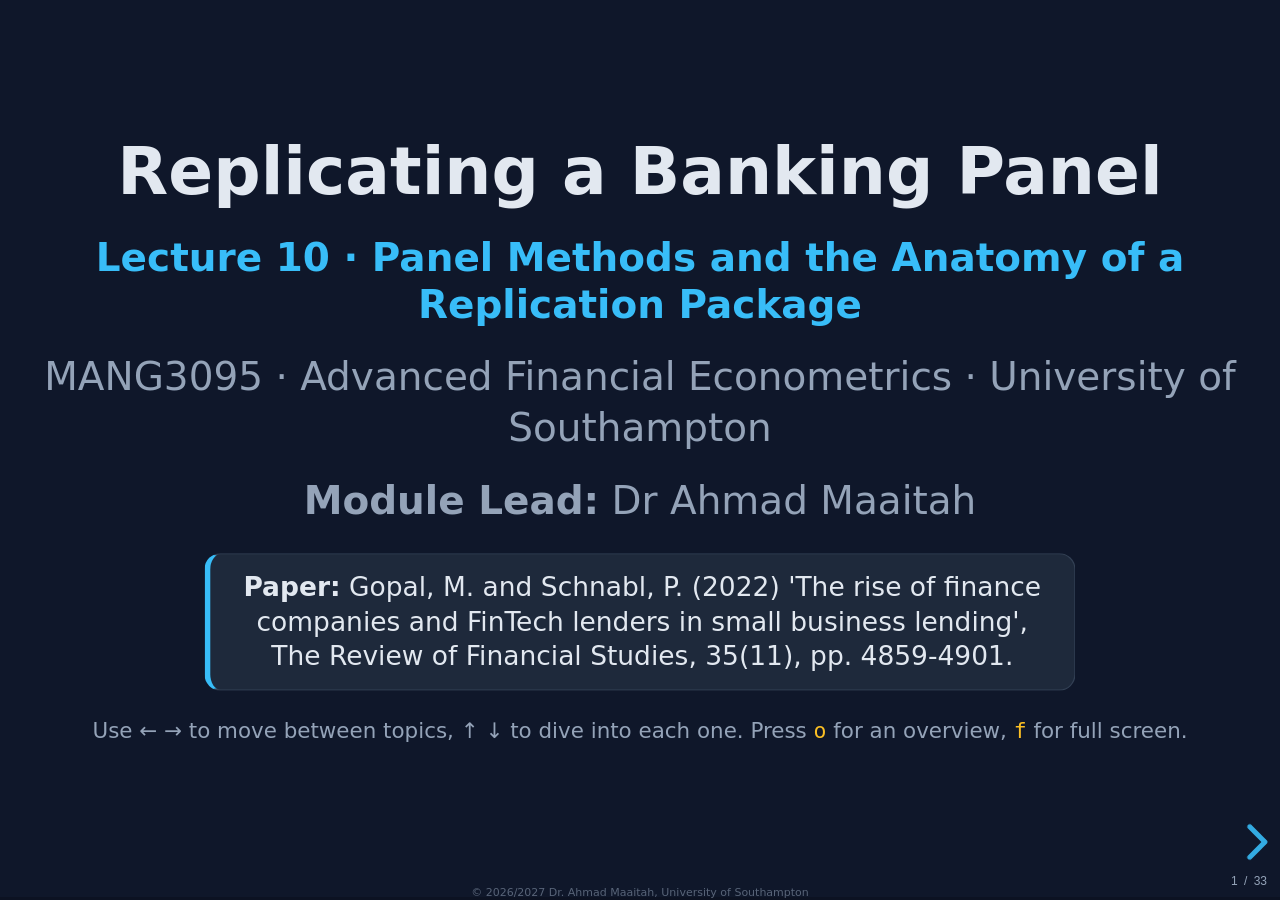
<file: lectures/lecture10/index.html>
<!DOCTYPE html>
<html lang="en">
<head>
<meta charset="utf-8">
<meta name="viewport" content="width=device-width, initial-scale=1.0, maximum-scale=1.0, user-scalable=no">
<title>Lecture 10 · Replicating a Banking Panel - MANG3095</title>
<link rel="stylesheet" href="../../assets/vendor/reveal/dist/reset.css">
<link rel="stylesheet" href="../../assets/vendor/reveal/dist/reveal.css">
<link rel="stylesheet" href="../../assets/vendor/reveal/dist/theme/black.css">
<link rel="stylesheet" href="../../assets/vendor/reveal/plugin/highlight/monokai.css">
<link rel="stylesheet" href="../../assets/vendor/katex/katex.min.css">
<link rel="stylesheet" href="../../assets/css/theme.css">
</head>
<body>
<div class="reveal">
<div class="slides">

<!-- ======================= TITLE ======================= -->
<section>
  <h1>Replicating a Banking Panel</h1>
  <h3>Lecture 10 · Panel Methods and the Anatomy of a Replication Package</h3>
  <p class="muted">MANG3095 · Advanced Financial Econometrics · University of Southampton</p>
  <p class="muted"><b>Module Lead:</b> Dr Ahmad Maaitah</p>
  <div class="panel def small" style="max-width:760px;margin:1em auto">
    <b>Paper:</b> Gopal, M. and Schnabl, P. (2022) 'The rise of finance companies and FinTech lenders
    in small business lending', <i>The Review of Financial Studies</i>, 35(11), pp. 4859-4901.
  </div>
  <p class="tiny">Use ← → to move between topics, ↑ ↓ to dive into each one. Press <code>o</code> for an overview, <code>f</code> for full screen.</p>
</section>

<!-- ======================= AGENDA ======================= -->
<section>
  <h2>In this lecture</h2>
  <ul class="small">
    <li><b>The paper</b>: who lent to small businesses after banks pulled back in 2008?</li>
    <li><b>Preparing panel data</b>: entity and time identifiers, merging six data sources, balanced vs unbalanced panels</li>
    <li><b>The method</b>: fixed effects, the within transformation, cluster-robust standard errors</li>
    <li><b>Anatomy of a replication package</b>: what <code>run_file.do</code> actually runs</li>
    <li><b>Simulations</b>: watch fixed effects remove bias, clustering repair inference, and an event study test parallel trends</li>
    <li><b>Code environment and robustness</b>: reproduce every step in your browser and in Stata, R and Python</li>
  </ul>
  <div class="panel tip small"><b>Real data.</b> This unit ships the paper's own county-level replication data
    (the published analysis files from the package at <code>doi.org/10.1093/rfs/hhac034</code>). Everything you run
    below runs on the real data, and the preferred specification reproduces Table 4 <em>exactly</em>:
    0.212 / 0.534 / 0.016. Only the proprietary loan-level UCC records stay outside the unit.</div>
</section>

<!-- ======================= 1. THE PAPER ======================= -->
<section>
  <section>
    <h2>1 · The paper</h2>
    <h3>The question</h3>
    <ul class="small">
      <li>US business investment fell more than <b>11%</b> from June 2008 to December 2010; bank lending to small businesses dropped by more than <b>20%</b> between 2008 and 2010</li>
      <li>The worry: banks had <em>permanently</em> cut credit to small firms (losses, tighter regulation, stress tests), starving them of finance and dragging down the real economy</li>
      <li>Gopal and Schnabl ask two things:
        <ol>
          <li>Was there a permanent decline in bank lending to small businesses after 2008?</li>
          <li>Did that decline reduce real economic activity?</li>
        </ol></li>
    </ul>
    <div class="panel def small"><b>Headline answer:</b> yes, bank lending permanently declined; no, activity did not suffer,
      because <b>finance companies and FinTech lenders</b> stepped in and replaced the missing bank credit almost one for one.</div>
  </section>
  <section>
    <h3>The contribution: a new loan-level dataset</h3>
    <ul class="small">
      <li>Built from <b>UCC filings</b>: public records that secured lenders file under Article 9 of the Uniform Commercial Code to register their claim on a borrower's collateral</li>
      <li><b>11.26 million loans</b> to <b>3.4 million unique firms</b>, all 50 states plus DC, <b>2006 to 2016</b></li>
      <li>Covers about <b>95%</b> of secured non-real-estate small business lending and an estimated <b>73%</b> of total small business lending (about $699bn of a $958bn market in 2016); the widely used CRA data cover only 43%</li>
      <li>UCC filings record borrower, lender, date and collateral, but <b>not loan size</b>: the paper counts loans (loan counts and volumes correlate at 90 to 97% where both exist)</li>
    </ul>
    <p class="tiny muted">Figure 1 of the paper: bank lending fell 26% from 2007 to 2010 and never returned to trend;
      by 2016 nonbank lenders originated close to 60% of new small business loans.</p>
  </section>
  <section>
    <h3>Six public data sources (and what each acronym means)</h3>
    <table class="data" style="font-size:.52em">
      <tr><th>Acronym</th><th>Full name (agency)</th><th>What it measures in the paper</th><th>Built by</th></tr>
      <tr><td><b>UCC</b></td><td>Uniform Commercial Code Article 9 filings (state registries, via a commercial vendor)</td><td>Every secured non-real-estate business loan: borrower, lender, collateral, date. The core loan data</td><td><code>data_creation.do</code></td></tr>
      <tr><td><b>CBP</b></td><td>County Business Patterns (US Census Bureau)</td><td>County and county-industry employment, establishments and payroll; wages = payroll per employee</td><td><code>cbp_creation.do</code></td></tr>
      <tr><td><b>CRA</b></td><td>Community Reinvestment Act disclosure data (FFIEC)</td><td>Bank small business lending by county; used to validate the UCC data externally</td><td><code>cra_data_creation.do</code></td></tr>
      <tr><td><b>HMDA</b></td><td>Home Mortgage Disclosure Act data (FFIEC/CFPB)</td><td>County bank share in retail mortgage lending; a robustness control</td><td><code>hmda_bank_shares.do</code></td></tr>
      <tr><td><b>LAUS</b></td><td>Local Area Unemployment Statistics (Bureau of Labor Statistics)</td><td>County unemployment and labour force participation rates (controls and pretrends)</td><td><code>laus_creation.do</code></td></tr>
      <tr><td><b>SUSB</b></td><td>Statistics of US Businesses (US Census Bureau)</td><td>County establishment births, deaths, expansions: the business expansion rate outcome</td><td><code>susb_creation.do</code></td></tr>
    </table>
    <p class="tiny muted">Plus: FDIC Summary of Deposits (<code>county_deposit_shares.do</code>, the top-4 deposit share control) and
      EDA equipment data for loan sizes. Every source is keyed to the same <b>county FIPS code</b>, which is what makes the merge possible.</p>
  </section>
  <section>
    <h3>Identification: county exposure to a nationwide shock</h3>
    <p class="small">The 2008 shock to banks was <em>nationwide</em>, but counties differed in how much they relied on banks beforehand.
      Counties with a larger 2006 bank share were hit harder:</p>
    <div class="panel small"><b>Numerical example (the paper's own).</b> Banks everywhere cut lending by 50%.
      County A has a 90% bank share: total lending falls 0.9 × 0.5 = <b>45%</b>.
      County B has a 10% bank share: total lending falls 0.1 × 0.5 = <b>5%</b>.
      Same shock, different exposure: that cross-county variation identifies the supply effect.</div>
    <div class="eq small">$$\Delta Y_c \;=\; \alpha_s \;+\; \gamma\,\text{BankShare}_{06,c} \;+\; \delta X_c \;+\; \varepsilon_c \qquad \text{(paper's eq. 1)}$$</div>
    <ul class="tiny">
      <li>\(\Delta Y_c\): change from 2007 to 2016 in the nonbank market share, nonbank lending, or total lending in county \(c\)</li>
      <li>\(\alpha_s\): state fixed effects; \(X_c\): 2005 conditions (unemployment, participation, wage, log population) and 2002 to 2006 pretrends</li>
      <li>Standard errors <b>clustered at the county level</b>; the identifying assumption is that the 2006 bank share affects post-crisis nonbank lending only through the bank shock</li>
    </ul>
  </section>
  <section>
    <h3>Headline findings (the paper's own numbers)</h3>
    <table class="data" style="font-size:.55em">
      <tr><th>Outcome, 2007-2016</th><th>Coefficient on BankShare<sub>06</sub></th><th>10th → 90th pct effect</th><th>Source</th></tr>
      <tr><td>Nonbank market share</td><td><b>0.212***</b> (0.024)</td><td><b>+6.9 pp</b></td><td>Table 4, col 1</td></tr>
      <tr><td>Nonbank lending growth</td><td><b>0.534***</b> (0.080)</td><td><b>+17.4%</b></td><td>Table 4, col 2</td></tr>
      <tr><td>Total lending growth</td><td><b>0.016</b> (0.060)</td><td>≈ 0: a precise null</td><td>Table 4, col 3</td></tr>
    </table>
    <ul class="small">
      <li>3,021 counties, state FE plus controls, county-clustered SEs; 10th percentile bank share 31.1%, 90th percentile 63.6%</li>
      <li><b>The substitution result:</b> nonbanks expanded exactly where banks retreated, and the effect on <em>total</em> lending is a precisely estimated zero</li>
      <li>By 2016 nonbanks provided <b>59%</b> of new small business loans; FinTech lenders grew from 2,326 loans in 2006 to <b>78,543</b> in 2016 (Table 2)</li>
    </ul>
  </section>
  <section>
    <h3>The real Table 4 picture (the paper's own data)</h3>
    <p class="tiny">Every dot is one of the 3,021 US counties in the shipped replication data. Choose the outcome; the line is the raw OLS fit.</p>
    <div class="sim">
      <div class="sim-controls" id="ctl-real"></div>
      <canvas id="cv-real" width="920" height="380"></canvas>
      <div class="sim-read tiny" id="rd-real"></div>
    </div>
    <div class="panel tip small"><b>Reading the results.</b> The upward slope in the first two panels is the whole paper:
      counties that depended more on banks in 2006 saw nonbanks take a visibly larger share of lending by 2016. The third
      panel is just as important: total lending growth is flat in the bank share. Adding the paper's controls and state
      fixed effects moves the raw slopes (0.215 / 0.788 / 0.240) to the published 0.212 / 0.534 / 0.016; run the code
      cells in section 6 to see that happen on this same data.</div>
  </section>
  <section>
    <h3>Could it just be demand? Four defences</h3>
    <ul class="small">
      <li><b>Industry and collateral fixed effects</b> (Table 5): within two-digit SIC industry the coefficient is 0.111*** (double-clustered by county and industry); within collateral type 0.201***. The story survives comparing similar firms pledging similar collateral</li>
      <li><b>Within-firm estimator</b> (Table 6): firms that borrowed from <em>both</em> a bank and a nonbank before 2008 (149,175 firms, two observations each) were <b>3.4 pp</b> more likely to get their next loan from the nonbank, with firm fixed effects absorbing firm-level demand</li>
      <li><b>Three natural experiments</b> (Table 7): FAS 166/167 off-balance-sheet consolidation (0.252***), stress-test exposure (0.209***), Dodd-Frank capital increases (0.026***): all shift lending to nonbanks, none moves total lending</li>
      <li><b>Bank-owned vs independent finance companies</b> (Table 8): bank-owned finance companies, which face bank regulation, cut back (-0.033***) while independents expanded (+0.043**): regulation, not demand</li>
    </ul>
  </section>
  <section>
    <h3>And the real economy? Nothing happened</h3>
    <table class="data" style="font-size:.55em">
      <tr><th>Outcome, 2007-2016</th><th>Coefficient on BankShare<sub>06</sub></th><th>Interpretation</th></tr>
      <tr><td>Establishment growth</td><td>-0.003 (0.016)</td><td rowspan="4">Precisely estimated zeros: exposure to the bank
        shock had no effect on county real outcomes by 2016 (Table 9, Panel A; 3,033 counties)</td></tr>
      <tr><td>Employment growth</td><td>-0.036 (0.029)</td></tr>
      <tr><td>Wage growth</td><td>-0.025 (0.018)</td></tr>
      <tr><td>Business expansion rate</td><td>0.016* (0.009)</td></tr>
    </table>
    <div class="panel tip small"><b>Why this matters for you.</b> This is the panel-methods week of the module. The paper is a
      masterclass in county × year panel construction, fixed effects reasoning and clustered inference, and it ships a complete,
      runnable Stata replication package: exactly the machinery a dissertation using regional, bank-level or firm-level panels needs.</div>
  </section>
</section>

<!-- ======================= 2. PREPARING PANEL DATA ======================= -->
<section>
  <section>
    <h2>2 · Preparing panel data</h2>
    <h3>Entity and time identifiers</h3>
    <ul class="small">
      <li>A panel needs two identifiers: an <b>entity id</b> (here: county) and a <b>time id</b> (here: year). Every dataset in the pipeline is keyed on the pair (county, year)</li>
      <li>US counties have <b>FIPS codes</b>: a 2-digit state code plus a 3-digit county code. The do-files build them exactly as you would:
        <div class="eq tiny" style="text-align:left"><code>gen fips = fipstate*1000 + fipscty&nbsp;&nbsp;&nbsp;&nbsp;// cbp_creation.do<br>
        gen county = statefips + countyfips&nbsp;&nbsp;&nbsp;// laus_creation.do (string concat)<br>
        gen state = substr(county,1,2)&nbsp;&nbsp;&nbsp;&nbsp;&nbsp;&nbsp;&nbsp;// figures_and_tables.do</code></div></li>
      <li>In Stata, <code>xtset county year</code> declares the panel (the panel twin of <code>tsset</code>); in Python/R you simply keep both columns and group by them</li>
      <li>Composite ids are made the same way everywhere: <code>egen bk_cnty_yr = group(respid agency year state county)</code> builds a bank-county-year id in <code>cra_data_creation.do</code></li>
    </ul>
  </section>
  <section>
    <h3>Merging six sources on the county id</h3>
    <p class="small">The whole paper hangs on <b>m:1 merges</b>: many county-year (or county-industry) rows matched to one row of county-level data. From <code>figures_and_tables.do</code>, verbatim:</p>
    <div class="eq tiny" style="text-align:left"><code>use $data\final\county_lending_changes_baseline.dta", clear<br>
    merge m:1 county using $data\final\pre_crisis_bank_share_county_baseline.dta", keep(3) nogen<br>
    merge m:1 county using $data\final\county_pre_crisis_controls.dta", keep(3) nogen</code></div>
    <ul class="small">
      <li><code>keep(3)</code> keeps only matched rows (an <em>inner join</em>): counties missing a bank share or controls drop out, which is why Table 4 has 3,021 counties rather than 3,092</li>
      <li>The controls file itself is the product of merging CBP (wages, establishments), LAUS (unemployment, participation), SUSB (expansion rate), FDIC deposits and Census population, all keyed on county</li>
      <li>In pandas: <code>df.merge(county_frame, on="county", how="inner", validate="m:1")</code>; the <code>validate</code> argument is the honest equivalent of Stata's m:1 declaration</li>
    </ul>
  </section>
  <section>
    <h3>Balanced vs unbalanced panels</h3>
    <div class="cols">
      <div class="panel small"><b class="accent">Balanced</b>: every entity observed in every period. The shipped county × year
        filing panel is 98.7% balanced: 3,092 of its 3,133 counties appear in all 11 years, 2006 to 2016.</div>
      <div class="panel small"><b class="accent2">Unbalanced</b>: entities enter and exit. The raw UCC loan panel is heavily unbalanced:
        counties can have zero loans of a type in a year, firms borrow in some years only.</div>
    </div>
    <ul class="small">
      <li>Unbalancedness is fine for FE estimation <em>if</em> exit is unrelated to the shocks (no selective attrition)</li>
      <li>The paper's discipline: for county regressions it requires both a bank and a nonbank observation at the start and end (<code>gen nm = loans_07_16!=. ; bys county: egen sum_nm = sum(nm); keep if sum_nm==2</code>), and it <b>winsorises growth rates at 1%</b> (<code>winsor2 loans_*_*, cuts(1 99)</code>) so log changes from tiny counties do not dominate</li>
      <li>Log changes such as <code>ln(loans_2016) - ln(loans_2007)</code> are only defined for positive counts: another source of (deliberate) unbalance</li>
    </ul>
  </section>
  <section>
    <h3>Run it yourself: the real county × year panel</h3>
    <p class="tiny">Load the paper's actual filing panel, check its structure the <code>xtset</code> way, and run the package's m:1 merge pattern:</p>
    <div class="pyrun">
<textarea class="pyrun-code" spellcheck="false">
import pandas as pd
cy = load("gopal_county_year")      # real county x year UCC filing counts
cs = load("gopal_county")           # real county cross-section (2006 bank share...)
print(f"panel: {len(cy)} rows, {cy.county.nunique()} counties, "
      f"{cy.year.min()}-{cy.year.max()}   (Stata: xtset county year)")
counts = cy.groupby("county")["year"].size()
ny = cy.year.nunique()
print(f"balanced counties: {(counts == ny).sum()} of {counts.size} "
      f"({100*(counts == ny).mean():.1f}%) -> mildly unbalanced, keep all")
# the package's m:1 merge: many county-years to one county record
cy = cy.merge(cs[["county", "state", "bank_share_06"]],
              on="county", how="inner", validate="m:1")
cy["nonbank_share"] = cy.nonbank_loans/(cy.nonbank_loans + cy.bank_loans)
print(f"after m:1 merge: {len(cy)} rows carry their county's 2006 bank share")
print(cy.head(3).to_string(index=False))
print(f"bank share 2006: mean {cs.bank_share_06.mean():.3f}, "
      f"sd {cs.bank_share_06.std():.3f}   (paper Table 3: 0.476, 0.130)")
</textarea>
    </div>
    <p class="tiny muted">These are the paper's published analysis files (replication package, RFS). First run downloads Python into your browser (~15 MB); later runs are quick.</p>
  </section>
</section>

<!-- ======================= 3. THE METHOD ======================= -->
<section>
  <section>
    <h2>3 · The method</h2>
    <h3>Fixed effects: the model and the problem</h3>
    <div class="eq">$$y_{ct} \;=\; \beta\,D_{ct} \;+\; \alpha_c \;+\; \delta_t \;+\; \varepsilon_{ct}$$</div>
    <ul class="small">
      <li>\(y_{ct}\): outcome for county \(c\) in year \(t\) (say, log small business loans); \(D_{ct}\): treatment (say, a branch closure has occurred)</li>
      <li>\(\alpha_c\): a <b>county fixed effect</b>, everything permanent about the county (industry mix, remoteness, banking culture); \(\delta_t\): a <b>year fixed effect</b>, everything common to all counties in year \(t\) (the crisis itself)</li>
      <li><b>The problem:</b> if treatment is correlated with \(\alpha_c\) (closures happen in weak counties), pooled OLS of \(y\) on \(D\) is biased:
        \(\;\text{plim}\,\hat\beta_{OLS} = \beta + \dfrac{\operatorname{Cov}(D_{ct}, \alpha_c + \delta_t)}{\operatorname{Var}(D_{ct})}\)</li>
    </ul>
    <p class="tiny muted">In the paper the worry is the same in cross-section form: counties with a high 2006 bank share might differ permanently in ways that also affect nonbank lending: hence state FE, controls, pretrends and the within-firm estimator.</p>
  </section>
  <section>
    <h3>The within transformation</h3>
    <p class="small">Averaging the model over time for each county and subtracting kills \(\alpha_c\):</p>
    <div class="eq small">$$y_{ct} - \bar y_c \;=\; \beta\,(D_{ct} - \bar D_c) \;+\; (\delta_t - \bar\delta) \;+\; (\varepsilon_{ct} - \bar\varepsilon_c)$$</div>
    <ul class="small">
      <li>OLS on the demeaned data is the <b>within (FE) estimator</b>: numerically identical to including a dummy for every county (LSDV), and to what <code>xtreg, fe</code>, <code>reghdfe</code>, <code>fixest::feols</code> and linearmodels' <code>PanelOLS</code> compute</li>
      <li><b>Two-way FE</b>: demean by county, then by year (iterate if unbalanced): removes both \(\alpha_c\) and \(\delta_t\)</li>
      <li>Costs: FE only uses <em>within-county</em> variation, so anything time-invariant (including \(\alpha_c\) itself) is unidentifiable, and measurement error is amplified</li>
      <li>What FE cannot fix: <b>time-varying</b> confounders that trend differently in treated counties: that is what event-study pretrends (simulation 3) are for</li>
    </ul>
  </section>
  <section>
    <h3>Clustered standard errors</h3>
    <p class="small">County-level shocks make errors correlated <em>within</em> a county across years. OLS formulas assume independence, so they understate uncertainty. The cluster-robust (CRVE) estimator sums score contributions <em>by cluster</em>:</p>
    <div class="eq small">$$\widehat{\operatorname{Var}}(\hat\beta) \;=\; (X'X)^{-1}\Big(\sum_{g=1}^{G} X_g'\hat\varepsilon_g\hat\varepsilon_g' X_g\Big)(X'X)^{-1}$$</div>
    <ul class="small">
      <li>For a regressor that is constant within clusters and equicorrelated errors, the naive variance is too small by the <b>Moulton factor</b> \(\sqrt{1+(T-1)\rho}\): with \(T=10\) and \(\rho=0.5\) your t-statistics are about 2.3 times too big</li>
      <li>Cluster where the shocks live: the paper clusters <b>by county</b> everywhere, and <b>double-clusters</b> by county and industry (or collateral) when the unit is county-industry (Table 5)</li>
      <li>Consistency needs many clusters: with fewer than about 40 to 50, use small-sample corrections and treat p-values cautiously (Cameron and Miller 2015)</li>
    </ul>
  </section>
</section>

<!-- ======================= 4. ANATOMY OF A REPLICATION PACKAGE ======================= -->
<section>
  <section>
    <h2>4 · Anatomy of a replication package</h2>
    <h3>The <code>run_file.do</code> pipeline</h3>
    <table class="data" style="font-size:.47em">
      <tr><th>Stage</th><th>Script</th><th>Creates</th></tr>
      <tr><td rowspan="2"><b>Entry point</b></td><td><code>run_file.do</code></td><td>sets the working directory and a <code>$package</code> global, then runs the two stages below in order</td></tr>
      <tr><td><code>data_creation.do</code> (1,136 lines)</td><td>imports the raw UCC file, classifies lenders (bank vs nonbank), builds <code>loan_level_baseline</code>, pre-crisis county bank shares, county / county-industry / county-collateral lending changes, the within-firm sample and loan maturities</td></tr>
      <tr><td rowspan="7"><b>Sub-scripts</b><br>(called by<br><code>data_creation.do</code>)</td><td><code>ucc_collateral.do</code></td><td>splits each filing's collateral string into 34 category dummies</td></tr>
      <tr><td><code>cbp_creation.do</code></td><td>county and county-industry employment, establishments, payroll (CBP)</td></tr>
      <tr><td><code>county_deposit_shares.do</code></td><td>top-4 bank deposit share per county (FDIC Summary of Deposits 2005)</td></tr>
      <tr><td><code>laus_creation.do</code></td><td>county unemployment and labour force (LAUS, one Excel file per year)</td></tr>
      <tr><td><code>susb_creation.do</code></td><td>establishment births/deaths/expansions: the expansion rate (SUSB)</td></tr>
      <tr><td><code>hmda_bank_shares.do</code></td><td>county bank share in mortgage lending (HMDA, robustness control)</td></tr>
      <tr><td><code>cra_data_creation.do</code></td><td>bank small business lending by county from CRA flat files, 1996-2016</td></tr>
      <tr><td><b>Output</b></td><td><code>figures_and_tables.do</code> (2,046 lines)</td><td>merges the final datasets, draws every binscatter and map, runs every <code>reg</code>/<code>reghdfe</code>, and exports each table straight to LaTeX with <code>esttab</code></td></tr>
    </table>
    <p class="tiny muted">One entry point, raw → intermediate → final folders, a log file, and comments giving the download URL for every raw source. Copy this structure in your dissertation.</p>
  </section>
  <section>
    <h3>The pipeline in code: real excerpts</h3>
    <div class="codetabs">
      <div class="tabbar">
        <button>Stata</button><button>EViews</button><button>R</button><button>Python</button>
      </div>
      <div class="tabpane"><pre style="font-size:.44em"><code>* data_creation.do (verbatim) - the exposure measure: 2006 county bank shares
use $data\final\loan_level_baseline.dta", clear
keep if year==2006
gen n=1
collapse (sum) n, by(bank county)
reshape wide n, i(county) j(bank)
gen pre_crisis_bank_share = n1/(n0+n1)
save $data\final\pre_crisis_bank_share_county_baseline.dta", replace

* figures_and_tables.do (verbatim) - Table 4: merge on the county id, estimate
use $data\final\county_lending_changes_baseline.dta", clear
merge m:1 county using $data\final\pre_crisis_bank_share_county_baseline.dta", keep(3) nogen
merge m:1 county using $data\final\county_pre_crisis_controls.dta", keep(3) nogen
local controls "unemp_rate_2002_2006 lfp_rate_2002_2006 est_2002_2006 wage_2002_2006 log_pop unemp_rate2005 lfp_rate2005 wage2005"
eststo p7: reghdfe share_07_16 pre_crisis_bank_share `controls' if bank==0, abs(state) cluster(county)</code></pre></div>
      <div class="tabpane"><pre style="font-size:.44em"><code>' Honest note: this pipeline lives OUTSIDE EViews.
' The package is pure Stata: 11 million rows of loan-level text, fuzzy
' name merges, collapse/reshape steps, reghdfe with multi-way clustering
' and esttab-to-LaTeX output. EViews has no reghdfe equivalent and no
' two-way clustered covariance, and its workfile model is not built for
' this kind of data engineering.
' What EViews DOES do well for this week: a panel workfile with
' cross-section and period fixed effects and one-way clustered
' ("White cross-section") standard errors:
'   wfcreate(wf=panel, page=county) a(2007, 2016) 200
'   equation eq1.ls(cx=f, per=f, cov=cxwhite) ln_loans c closure
' See code/lecture10.prg for the runnable teaching version.</code></pre></div>
      <div class="tabpane"><pre style="font-size:.44em"><code># the same two steps in dplyr + fixest
library(dplyr); library(fixest)

bank_share &lt;- loans |>                       # loan_level_baseline equivalent
  filter(year == 2006) |>
  count(county, bank) |>
  tidyr::pivot_wider(names_from = bank, values_from = n, names_prefix = "n") |>
  mutate(pre_crisis_bank_share = n1 / (n0 + n1))

table4 &lt;- county_changes |>                  # merge m:1 county ... keep(3)
  inner_join(bank_share,  by = "county") |>
  inner_join(controls_df, by = "county")

m &lt;- feols(share_07_16 ~ pre_crisis_bank_share + unemp_rate_2002_2006 +
           lfp_rate_2002_2006 + est_2002_2006 + wage_2002_2006 + log_pop +
           unemp_rate2005 + lfp_rate2005 + wage2005 | state,
           data = filter(table4, bank == 0), cluster = ~county)</code></pre></div>
      <div class="tabpane"><pre style="font-size:.44em"><code># the same two steps in pandas + statsmodels
import pandas as pd, statsmodels.formula.api as smf

n = (loans[loans.year == 2006]
     .groupby(["county", "bank"]).size().unstack("bank")
     .rename(columns={0: "n0", 1: "n1"}))
n["pre_crisis_bank_share"] = n.n1 / (n.n0 + n.n1)     # collapse + reshape wide

table4 = (county_changes
          .merge(n.reset_index(), on="county", how="inner", validate="m:1")
          .merge(controls_df,     on="county", how="inner", validate="m:1"))

controls = ("unemp_rate_2002_2006 + lfp_rate_2002_2006 + est_2002_2006 + "
            "wage_2002_2006 + log_pop + unemp_rate2005 + lfp_rate2005 + wage2005")
m = (smf.ols(f"share_07_16 ~ pre_crisis_bank_share + {controls} + C(state)",
             data=table4[table4.bank == 0])
     .fit(cov_type="cluster", cov_kwds={"groups": table4.loc[table4.bank == 0, "county"]}))</code></pre></div>
    </div>
    <p class="tiny muted">Stata tab: unedited lines from the actual package. The README tells you the UCC data are proprietary
      (purchased from a vendor); the code ships anyway so every transformation is auditable.</p>
  </section>
  <section>
    <h3>What makes this a good package (checklist for your own work)</h3>
    <ul class="small">
      <li><b>One entry point</b> (<code>run_file.do</code>) that reproduces everything in order: data creation first, then figures and tables</li>
      <li><b>A README</b> stating what runs what, where every raw dataset comes from, and who to contact (including how to buy the proprietary UCC data)</li>
      <li><b>Folder discipline</b>: <code>rawdata/</code> → <code>intermediate/</code> → <code>final/</code>, plus <code>results/tables</code> and <code>logs/</code>; scripts never overwrite raw data</li>
      <li><b>Source comments</b>: every import block starts with the download URL (census.gov for CBP and SUSB, bls.gov for LAUS, ffiec.gov for CRA, fdic.gov for deposits)</li>
      <li><b>Tables straight to LaTeX</b> with <code>esttab</code>: no hand-copied numbers, no transcription errors</li>
      <li><b>Declared dependencies</b>: user-written commands (<code>reghdfe</code>, <code>winsor2</code>, <code>estout</code>) are visible in the code, so you know what to install</li>
    </ul>
  </section>
</section>

<!-- ======================= 5. SIMULATIONS ======================= -->
<section>
  <section>
    <h2>5 · Simulation 1: the fixed-effects machine</h2>
    <p class="tiny">A simulated county panel (10 years), a pure method demo: because here we <em>know</em> the true effect, you can watch each estimator hit or miss it. Branch closures target permanently weak counties: the confounding slider controls how strongly.</p>
    <div class="sim" id="sim-fe">
      <canvas id="cv-fe" width="880" height="192"></canvas>
      <div class="controls-row" id="ctl-fe"></div>
      <div class="note">Bars are the three estimates of the closure effect; the <b style="color:#fbbf24">dashed line</b>
        is the truth. At zero confounding the three nearly agree; raise it and pooled OLS drifts away while the FE
        estimators stay put (two-way FE also strips the year shocks).</div>
    </div>
    <noscript><div class="sim-fallback">Interactive demo requires JavaScript: it simulates a 10-year county panel where treatment probability depends on the county fixed effect, and compares pooled OLS, county FE and two-way FE estimates of the treatment effect against the truth using sliders for confounding strength, fixed-effect dispersion, the true effect and the number of counties.</div></noscript>
    <div class="panel tip small" style="font-size:.5em"><b>Reading the results.</b> The gap between the pooled bar and the truth is
      omitted-variable bias: closures are not random, they happen in counties that were always weaker. Demeaning within county
      removes anything permanent, so the FE bars sit on the truth however hard you crank the confounding. This is why Gopal and
      Schnabl saturate their firm-level regressions with firm fixed effects (Table 6) and their county regressions with state FE
      and pretrend controls. A researcher reads "FE moved the coefficient a lot" as evidence that selection into treatment was
      real, and "FE barely moved it" (their Table 4, Panel A vs B) as evidence the result was not driven by that selection.</div>
  </section>
  <section>
    <h2>Simulation 2: the clustering machine</h2>
    <p class="tiny">400 placebo panels: the regressor varies only <em>between</em> counties, the true effect is zero, errors share a within-county component ρ.</p>
    <div class="sim" id="sim-cl">
      <canvas id="cv-cl" width="880" height="230"></canvas>
      <div class="controls-row" id="ctl-cl"></div>
      <div class="note">Naive OLS t-statistics across the 400 placebo panels vs the <b style="color:#34d399">N(0,1)</b>
        curve they should follow; <b style="color:#f87171">red lines</b> mark ±1.96. With ρ = 0 histogram and curve
        agree; raise ρ and the naive t-statistics fan out while clustered inference stays near 5%.</div>
    </div>
    <noscript><div class="sim-fallback">Interactive demo requires JavaScript: it repeats a placebo county-panel regression 400 times with a slider for the within-county error correlation, plots the distribution of naive t-statistics against the standard normal, and reports false-rejection rates for naive versus cluster-robust standard errors.</div></noscript>
    <div class="panel tip small" style="font-size:.5em"><b>Reading the results.</b> With ρ = 0.5 and T = 8, naive OLS rejects a
      true null about a third of the time: the Moulton factor √(1+(T-1)ρ) ≈ 2.1 says naive SEs are half their honest size, which
      is what the fanned-out histogram shows. The paper's bank share is exactly this kind of regressor and county shocks exactly
      this kind of error: hence county clustering in every table, double-clustering in Table 5, and caution below about 40
      clusters (Cameron and Miller 2015).</div>
  </section>
  <section>
    <h2>Simulation 3: event study and parallel trends</h2>
    <p class="tiny">Counties adopt treatment in different years, 2010 to 2013; the path shows the two-way FE effect by event time, relative to the year before treatment.</p>
    <div class="sim" id="sim-ev">
      <canvas id="cv-ev" width="880" height="212"></canvas>
      <div class="controls-row" id="ctl-ev"></div>
      <div class="note">Dots are event-time coefficients (base t = -1) with ±2 SE whiskers. With the pre-trend slider at
        zero the pre-event dots hug zero, then the path drops by the effect size at t = 0 and stays down: a clean
        diff-in-diff. Add a pre-trend and the pre-event dots tilt: the post-event "effect" is contaminated.</div>
    </div>
    <noscript><div class="sim-fallback">Interactive demo requires JavaScript: it simulates staggered treatment adoption across counties, estimates event-time coefficients from a two-way fixed effects regression with sliders for the effect size, differential pre-trend and noise, and plots the event-study path with standard-error whiskers around the adoption date.</div></noscript>
    <div class="panel tip small" style="font-size:.5em"><b>Reading the results.</b> Flat pre-event dots are the testable face of
      parallel trends. The paper's version: Table 3 shows near-identical 2002 to 2006 pretrends above and below the median bank
      share, and the firm-level year-by-year path (Appendix Table I.2) peaks at -0.032 in 2012 and vanishes by 2014, when
      nonbank substitution completes. If your pre-event dots tilt, no FE structure saves the design: find a better control
      group or model the trend.</div>
  </section>
</section>

<!-- ======================= 6. CODE ENVIRONMENT ======================= -->
<section>
  <section>
    <h2>6 · Code environment</h2>
    <h3>The teaching workflow in all four languages</h3>
    <div class="codetabs">
      <div class="tabbar">
        <button>Stata</button><button>EViews</button><button>R</button><button>Python</button>
      </div>
      <div class="tabpane"><pre style="font-size:.48em"><code>* the REAL data: Table 4 exactly (code/lecture10.do)
import delimited "../../../data/csv/gopal_county.csv", clear
global controls "unemp_rate_2002_2006 lfp_rate_2002_2006 est_2002_2006 wage_2002_2006 log_pop unemp_rate2005 lfp_rate2005 wage2005"
* preferred spec, the package's own reghdfe line:
reghdfe d_nb_share_07_16 bank_share_06 $controls, absorb(state) cluster(county)
* expected: 0.212 (0.024); nb_growth_07_16 gives 0.534, total 0.016
* the real county x year panel + event study:
import delimited "../../../data/csv/gopal_county_year.csv", clear
xtset county year
* (gen nonbank_share + the bank_share_06 x year terms as in the full file)
reghdfe nonbank_share bsX2008-bsX2016, absorb(county year) cluster(county)</code></pre></div>
      <div class="tabpane"><pre style="font-size:.48em"><code>' the REAL cross-section in EViews (code/lecture10.prg)
wfcreate(wf=week10, page=cross) u 3056
import(page=cross) "..\..\..\data\csv\gopal_county.csv" colhead=1 namepos=first
' Table 4 preferred spec: state dummies via @expand, HC robust SEs
' (county clustering with one obs per county = White robust)
equation eq_share.ls(cov=white) d_nb_share_07_16 c bank_share_06 _
    unemp_rate_2002_2006 lfp_rate_2002_2006 est_2002_2006 wage_2002_2006 _
    log_pop unemp_rate2005 lfp_rate2005 wage2005 @expand(state, @dropfirst)
' expected: 0.212; the paper's full merge + multi-way clustering
' pipeline is not feasible in EViews: use Stata/R/Python for that.</code></pre></div>
      <div class="tabpane"><pre style="font-size:.48em"><code># fixest is R's reghdfe (code/lecture10.R)
library(fixest)
cs &lt;- read.csv("../../../data/csv/gopal_county.csv")
m &lt;- feols(d_nb_share_07_16 ~ bank_share_06 + unemp_rate_2002_2006 +
  lfp_rate_2002_2006 + est_2002_2006 + wage_2002_2006 + log_pop +
  unemp_rate2005 + lfp_rate2005 + wage2005 | state, cs, cluster = ~county)
# expected: 0.212 (0.024); Table 4 exactly
# real event study on the county x year panel:
cy &lt;- read.csv("../../../data/csv/gopal_county_year.csv")
m_ev &lt;- feols(nonbank_share ~ i(year, bank_share_06, ref = 2007)
              | county + year, cy, cluster = ~county)   # + iplot(m_ev)</code></pre></div>
      <div class="tabpane"><pre style="font-size:.48em"><code># statsmodels on the real data (code/lecture10.py)
cs = pd.read_csv("../../../data/csv/gopal_county.csv")
CTRL = " + ".join(["unemp_rate_2002_2006", "lfp_rate_2002_2006",
    "est_2002_2006", "wage_2002_2006", "log_pop", "unemp_rate2005",
    "lfp_rate2005", "wage2005"])
m = smf.ols(f"d_nb_share_07_16 ~ bank_share_06 + {CTRL} + C(state)",
            data=cs).fit(cov_type="cluster",
                         cov_kwds={"groups": cs["county"]})
# expected: 0.212 (0.024). County FE for the panel event study is
# within-demeaning; the browser cells below run this same code.</code></pre></div>
    </div>
    <p class="tiny muted">Full scripts: <a href="code/lecture10.do">Stata</a> · <a href="code/lecture10.prg">EViews</a> ·
      <a href="code/lecture10.R">R</a> · <a href="code/lecture10.py">Python</a>. The Python file runs end to end on the shipped real data and prints every number used on these slides.</p>
  </section>
  <section>
    <h3>Run it yourself: Table 4, for real</h3>
    <p class="tiny">The paper's headline table on the paper's own data: three specifications per outcome, county-clustered SEs. The preferred column reproduces the published 0.212 / 0.534 / 0.016 exactly:</p>
    <div class="pyrun">
<textarea class="pyrun-code" spellcheck="false">
import pandas as pd, statsmodels.formula.api as smf
cs = load("gopal_county")
ctrls = ["unemp_rate_2002_2006", "lfp_rate_2002_2006", "est_2002_2006",
         "wage_2002_2006", "log_pop", "unemp_rate2005", "lfp_rate2005", "wage2005"]
an = cs.dropna(subset=ctrls + ["d_nb_share_07_16", "nb_growth_07_16",
                               "total_growth_07_16", "bank_share_06"])
print(f"analysis sample: {len(an)} counties (paper: 3,021)")
CTRL = " + ".join(ctrls)
for y, lab in [("d_nb_share_07_16", "nonbank share "),
               ("nb_growth_07_16",  "nonbank growth"),
               ("total_growth_07_16", "total growth  ")]:
    out = []
    for rhs in (f"{y} ~ bank_share_06", f"{y} ~ bank_share_06 + {CTRL}",
                f"{y} ~ bank_share_06 + {CTRL} + C(state)"):
        m = smf.ols(rhs, data=an).fit(cov_type="cluster",
                                      cov_kwds={"groups": an["county"]})
        out.append(f"{m.params['bank_share_06']: .3f} ({m.bse['bank_share_06']:.3f})")
    print(f"{lab}: raw {out[0]}  controls {out[1]}  +state FE {out[2]}")
print("paper (Table 4, preferred):  0.212 (0.024)  0.534 (0.080)  0.016 (0.060)")
</textarea>
    </div>
    <p class="tiny muted">Expect the +state FE column to read 0.212 (0.024), 0.534 (0.080), 0.016 (0.060): an exact replication in your browser. The Monte Carlo pooled-vs-FE method demo lives in simulation 1 and <code>code/lecture10.py</code>.</p>
  </section>
  <section>
    <h3>Run it yourself: naive vs clustered inference</h3>
    <p class="tiny">First on the real regression (iid vs county vs state SEs for the published gamma), then 1,000 placebo panels for the false-rejection rates. The placebo part is a statistics demonstration by construction: only simulation can show rejection rates for a null you <em>know</em> is true:</p>
    <div class="pyrun">
<textarea class="pyrun-code" spellcheck="false">
import numpy as np, pandas as pd, statsmodels.formula.api as smf
cs = load("gopal_county")
CTRL = " + ".join(["unemp_rate_2002_2006", "lfp_rate_2002_2006", "est_2002_2006",
     "wage_2002_2006", "log_pop", "unemp_rate2005", "lfp_rate2005", "wage2005"])
an = cs.dropna(subset=["d_nb_share_07_16", "bank_share_06"] + CTRL.split(" + "))
f = smf.ols(f"d_nb_share_07_16 ~ bank_share_06 + {CTRL} + C(state)", data=an).fit()
i = list(f.params.index).index("bank_share_06")
se_cty = f.get_robustcov_results(cov_type="cluster", groups=an["county"]).bse[i]
se_st = f.get_robustcov_results(cov_type="cluster", groups=an["state"]).bse[i]
print(f"REAL gamma = {f.params['bank_share_06']:.3f}; se iid {f.bse['bank_share_06']:.4f}"
      f" | county {se_cty:.4f} | state {se_st:.4f} ({an.state.nunique()} clusters)")
rej_n = rej_c = 0; mc = np.random.default_rng(2024)
for _ in range(1000):                       # placebo panels: true effect ZERO
    G, T, icc = 40, 8, 0.5
    x = np.repeat(mc.normal(0, 1, G), T); ids = np.repeat(np.arange(G), T)
    y = np.sqrt(icc)*np.repeat(mc.normal(0, 1, G), T) + np.sqrt(1-icc)*mc.normal(0, 1, G*T)
    xd = x - x.mean(); b = xd @ (y - y.mean()) / (xd @ xd); e = y - y.mean() - b*xd
    se_n = np.sqrt(e @ e / (len(y) - 2) / (xd @ xd))
    s = np.array([xd[ids == g] @ e[ids == g] for g in range(G)])
    se_c = np.sqrt(s @ s / (xd @ xd)**2 * G/(G-1))
    rej_n += abs(b/se_n) > 1.96; rej_c += abs(b/se_c) > 2.02
print(f"false rejections of a TRUE null: naive {rej_n/10:.1f}%   "
      f"clustered {rej_c/10:.1f}%   (nominal 5%)")
</textarea>
    </div>
    <p class="tiny muted">Expect real SEs 0.0190 / 0.0242 / 0.0269 (clustering matters even in a cross-section), then 35.5% vs 6.9% false rejections: naive inference is not a little wrong, it is seven times too eager.</p>
  </section>
</section>

<!-- ======================= 7. ROBUSTNESS ======================= -->
<section>
  <section>
    <h2>7 · Robustness</h2>
    <h3>How the paper stress-tests itself, and our versions</h3>
    <table class="data" style="font-size:.5em">
      <tr><th>The paper's check</th><th>Where</th><th>This deck's teaching version</th></tr>
      <tr><td>State FE on vs off: gamma 0.212 vs 0.197, conclusions unchanged</td><td>Table 4, Panels A/B</td><td>Alternative FE structures (below and simulation 1)</td></tr>
      <tr><td>Within industry and within collateral: 0.111 and 0.201, double-clustered</td><td>Table 5</td><td>Alternative clustering levels (below)</td></tr>
      <tr><td>Crisis (2007-10) vs recovery (2010-16) split: substitution happens in the recovery</td><td>Appendix Fig. I.2</td><td>Real subperiod estimates 0.073 vs 0.138 (below); timing logic in simulation 3</td></tr>
      <tr><td>IV: bank share as instrument for the bank lending decline (first-stage F = 26.6)</td><td>Table I.3</td><td>Discussed: same variation, different packaging</td></tr>
      <tr><td>Weighting by county lending or population; 100 largest counties (6.9 → 9.2 pp)</td><td>Table I.5</td><td>Leave-one-state-out on the real data (below)</td></tr>
      <tr><td>Per-capita scaling, top-4 share control, retail mortgage share control</td><td>Tables I.4, I.6, I.7</td><td>Signs and magnitudes stable throughout</td></tr>
    </table>
    <div class="panel def small">The pattern to copy: change <b>one</b> thing at a time (FE structure, clustering level, sample,
      weighting, scaling), report the coefficient each time, and let the reader see the result is not an artefact of any single choice.</div>
  </section>
  <section>
    <h3>Run it yourself: subperiods and leave-one-state-out, on the real data</h3>
    <div class="pyrun">
<textarea class="pyrun-code" spellcheck="false">
import pandas as pd, statsmodels.formula.api as smf
cs = load("gopal_county")
CTRL = " + ".join(["unemp_rate_2002_2006", "lfp_rate_2002_2006", "est_2002_2006",
     "wage_2002_2006", "log_pop", "unemp_rate2005", "lfp_rate2005", "wage2005"])
an = cs.dropna(subset=["d_nb_share_07_16", "d_nb_share_07_10", "d_nb_share_10_16",
                       "bank_share_06"] + CTRL.split(" + "))
# (a) subperiods: does the effect fade after the crisis, or build?
for y, lab in [("d_nb_share_07_10", "2007-2010 (crisis)  "),
               ("d_nb_share_10_16", "2010-2016 (recovery)"),
               ("d_nb_share_07_16", "2007-2016 (full)    ")]:
    m = smf.ols(f"{y} ~ bank_share_06 + {CTRL} + C(state)", data=an).fit(
        cov_type="cluster", cov_kwds={"groups": an["county"]})
    print(f"{lab}: gamma = {m.params['bank_share_06']:.3f}"
          f" (se {m.bse['bank_share_06']:.3f})")
# (b) leave-one-state-out: is any single state driving gamma?
g = []
for s in sorted(an["state"].unique()):
    sub = an[an["state"] != s]
    g.append(smf.ols(f"d_nb_share_07_16 ~ bank_share_06 + {CTRL} + C(state)",
                     data=sub).fit().params["bank_share_06"])
print(f"leave-one-state-out gamma: min {min(g):.3f}  max {max(g):.3f}"
      f"  (full sample 0.212) -> stable")
</textarea>
    </div>
    <p class="tiny muted">Expect 0.073 then 0.138 then 0.212 (the substitution <em>builds</em> through the recovery, the paper's Figure 4 message) and a leave-one-state-out range of 0.199 to 0.229. The 50-state loop takes a few seconds in the browser.</p>
  </section>
  <section>
    <h3>Reading the robustness comparison</h3>
    <table class="data" style="font-size:.55em">
      <tr><th>Specification (real replication data)</th><th>Estimate</th><th>Lesson</th></tr>
      <tr><td>Gamma, no controls</td><td>0.215 (0.019)</td><td rowspan="3">The specification ladder barely moves the coefficient:
        selection on observables is not driving the result (Table 4, Panels A to C)</td></tr>
      <tr><td>Gamma, controls</td><td>0.197 (0.019)</td></tr>
      <tr><td>Gamma, controls + state FE (preferred)</td><td><b>0.212 (0.024)</b></td></tr>
      <tr><td>Subperiods: 2007-2010 vs 2010-2016</td><td>0.073 vs 0.138</td><td>The substitution keeps building through the recovery: a permanent reallocation, not a crisis dip</td></tr>
      <tr><td>SE by clustering: iid / county / state</td><td>0.019 / 0.024 / 0.027</td><td>Clustering moves the standard error, not the estimate; 50 state clusters is coarser and noisier</td></tr>
      <tr><td>Leave-one-state-out gamma range</td><td>0.199 to 0.229</td><td>No single state drives the result: the same spirit as the paper's weighting and largest-counties checks</td></tr>
    </table>
    <div class="panel tip small"><b>Reading the results.</b> The point of a robustness section is not to produce twenty
      identical numbers: it is to show <em>which</em> choices move the estimate and explain why. Here the specification
      ladder barely moves gamma (identification), while the clustering level only moves the standard error (inference):
      precisely the distinction the paper's Tables 4, 5 and I.4 to I.7 are organised around.</div>
  </section>
  <section>
    <h3>The real event study: timing is everything</h3>
    <p class="tiny">Estimated on the shipped county × year panel: nonbank share on BankShare<sub>06</sub> × year (base 2007), county + year fixed effects, county-clustered SEs. 2006 is excluded because the exposure measure is built from the 2006 counts.</p>
    <div class="sim">
      <canvas id="cv-realev" width="920" height="330"></canvas>
    </div>
    <div class="panel tip small"><b>Reading the results.</b> The path is flat through 2009, then climbs every single year
      to +0.217 by 2016 and never turns back. Two lessons: the timing lines up with the bank shock (identification), and
      the reallocation is permanent rather than a crisis dip (economics). This is the real-data version of what
      simulation 3 teaches with a known truth: flat pre-event coefficients are what make the post-event path believable.</div>
  </section>
</section>

<!-- ======================= 8. RESULTS AND DISCUSSION ======================= -->
<section>
  <section>
    <h2>8 · Results and discussion</h2>
    <h3>Connecting the dots</h3>
    <ul class="small">
      <li><b>The replication:</b> on the paper's own county data, this unit reproduces Table 4 exactly (0.212 / 0.534 / 0.016) and the crisis event study (flat to 2009, +0.217 by 2016), in your browser and in all four code files</li>
      <li><b>Simulation 1 → Table 6:</b> when treatment targets permanently different units, only FE (or a within-firm design) recovers the truth. The paper's firm-FE estimate (3.4 pp) is its cleanest supply-side evidence</li>
      <li><b>Simulation 2 → every table:</b> a county-level regressor plus county-level shocks means naive SEs are fiction; on the real regression the county-clustered SE is 27% larger than the naive one, and the paper double-clusters when industry or collateral shocks enter</li>
      <li><b>Simulation 3 → the real event study:</b> substitution took time and never reverted; flat pretrends (Table 3 and the 2008-09 coefficients) support the design</li>
      <li><b>The economics:</b> a permanent decline in bank lending (26% drop, never back to trend) with <em>no</em> real effects, because finance companies and FinTech lenders replaced the missing credit: by 2016 they made 59% of new small business loans</li>
    </ul>
  </section>
  <section>
    <h3>Using this in your dissertation</h3>
    <ul class="small">
      <li><b>Design:</b> county × year (or firm × year, bank × quarter) panels with an exposure-to-a-common-shock design are workhorse dissertations: define the exposure <em>before</em> the shock, show balance and pretrends, difference over the shock window</li>
      <li><b>Estimation:</b> two-way FE via <code>reghdfe</code> / <code>feols</code> / within-demeaning; cluster at the level of the exposure variable; check fewer-than-40-clusters problems</li>
      <li><b>Data:</b> CBP, LAUS, SUSB, CRA, HMDA and FDIC data are all free downloads: the paper shows how far you can get by merging public county-level sources onto one id</li>
      <li><b>Craft:</b> ship a run file, a README, raw/intermediate/final folders and esttab tables: your markers (and future you) will thank you</li>
    </ul>
    <div class="panel def small">
      <b>Code:</b> this lecture in <a href="code/lecture10.do">Stata</a>, <a href="code/lecture10.prg">EViews</a>,
      <a href="code/lecture10.R">R</a>, <a href="code/lecture10.py">Python</a> ·
      <b>Paper:</b> doi 10.1093/rfs/hhac034 (replication package on the RFS website)
    </div>
    <div class="files" style="justify-content:center;margin-top:.6em">
      <a href="../../">Hub</a>
      <a href="../lecture09/">← Lecture 9</a>
    </div>
  </section>
</section>

<!-- ======================= REFERENCES ======================= -->
<section>
  <h2>References</h2>
  <ul class="refs" style="font-size:.55em">
    <li><b>Gopal, M. and Schnabl, P. (2022) 'The rise of finance companies and FinTech lenders in small business lending', <i>The Review of Financial Studies</i>, 35(11), pp. 4859-4901. doi: 10.1093/rfs/hhac034.</b></li>
    <li>Cameron, A.C. and Miller, D.L. (2015) 'A practitioner's guide to cluster-robust inference', <i>Journal of Human Resources</i>, 50(2), pp. 317-372.</li>
    <li>Angrist, J.D. and Pischke, J.-S. (2009) <i>Mostly Harmless Econometrics: An Empiricist's Companion</i>. Princeton: Princeton University Press (chs 5 and 8: fixed effects and clustering).</li>
    <li>Moulton, B.R. (1990) 'An illustration of a pitfall in estimating the effects of aggregate variables on micro units', <i>Review of Economics and Statistics</i>, 72(2), pp. 334-338.</li>
    <li>Bertrand, M., Duflo, E. and Mullainathan, S. (2004) 'How much should we trust differences-in-differences estimates?', <i>Quarterly Journal of Economics</i>, 119(1), pp. 249-275.</li>
    <li>Correia, S. (2017) 'reghdfe: Stata module for linear models with multi-way fixed effects and multi-way clustering'. Statistical Software Components, Boston College.</li>
    <li>Buchak, G., Matvos, G., Piskorski, T. and Seru, A. (2018) 'Fintech, regulatory arbitrage, and the rise of shadow banks', <i>Journal of Financial Economics</i>, 130(3), pp. 453-483.</li>
    <li>Chen, B.S., Hanson, S.G. and Stein, J.C. (2017) 'The decline of big-bank lending to small business: dynamic impacts on local credit and labor markets'. NBER Working Paper 23843.</li>
    <li>Data: county-level analysis files from Gopal, M. and Schnabl, P. (2022) replication package, <i>The Review of Financial Studies</i> supplementary material (doi: 10.1093/rfs/hhac034), shipped with this unit for teaching with attribution. Underlying sources: US Census Bureau, <i>County Business Patterns</i> and <i>Statistics of US Businesses</i>; US Bureau of Labor Statistics, <i>Local Area Unemployment Statistics</i>; FFIEC, <i>CRA disclosure flat files</i> and <i>HMDA data</i>; FDIC, <i>Summary of Deposits</i>; state UCC registries (proprietary, not shipped).</li>
    <li>Software: StataCorp Stata; EViews; R (fixest, dplyr); Python (pandas, statsmodels, linearmodels).</li>
  </ul>
</section>

</div>
</div>

<script src="../../assets/vendor/reveal/dist/reveal.js"></script>
<script src="../../assets/vendor/reveal/plugin/highlight/highlight.js"></script>
<script src="../../assets/vendor/katex/katex.min.js"></script>
<script src="../../assets/vendor/katex/contrib/auto-render.min.js"></script>
<script src="../../assets/js/stats.js"></script>
<script src="../../assets/js/sim-core.js"></script>
<script src="data_gopal.js"></script>
<script>
'use strict';
Reveal.initialize({
  hash: true, slideNumber: 'c/t', width: 1050, height: 700, margin: 0.06,
  plugins: [RevealHighlight]
});
Reveal.on('ready', function () {
  document.querySelectorAll('.slides section').forEach(function (s) {
    renderMathInElement(s, {
      delimiters: [
        { left: '$$', right: '$$', display: true },
        { left: '\\(', right: '\\)', display: false }
      ]
    });
  });
});

/* ---------- shared helpers for the panel sims ---------- */
function groupMeans(v, ids, nG) {
  var s = new Array(nG).fill(0), n = new Array(nG).fill(0), i;
  for (i = 0; i < v.length; i++) { s[ids[i]] += v[i]; n[ids[i]]++; }
  for (i = 0; i < nG; i++) s[i] = n[i] ? s[i] / n[i] : 0;
  return s;
}
function demeanBy(v, ids, nG) {
  var m = groupMeans(v, ids, nG), out = new Array(v.length);
  for (var i = 0; i < v.length; i++) out[i] = v[i] - m[ids[i]];
  return out;
}

/* ---------- REAL DATA 1: the Table 4 scatter (paper's replication data) ---------- */
(function () {
  if (!window.DATA_GOPAL || !document.getElementById('cv-real')) return;
  var D = window.DATA_GOPAL;
  var ctl = document.getElementById('ctl-real');
  var rd = document.getElementById('rd-real');
  var MODES = [
    { key: 'dshare', y: D.dshare, title: 'Change in nonbank market share, 2007 to 2016',
      pref: 'with controls + state FE: 0.212 (Table 4, col 1)' },
    { key: 'nbgrowth', y: D.nbgrowth, title: 'Nonbank lending growth, 2007 to 2016',
      pref: 'with controls + state FE: 0.534 (Table 4, col 2)' },
    { key: 'totgrowth', y: D.totgrowth, title: 'Total lending growth, 2007 to 2016',
      pref: 'with controls + state FE: 0.016, a precise null (Table 4, col 3)' }
  ];
  var mode = 0;
  function quant(arr, q) {
    var a = arr.slice().sort(function (u, v) { return u - v; });
    return a[Math.min(a.length - 1, Math.max(0, Math.round(q * (a.length - 1))))];
  }
  function draw() {
    var M = MODES[mode], x = D.x, y = M.y, i, n = x.length;
    var xb = 0, yb = 0;
    for (i = 0; i < n; i++) { xb += x[i]; yb += y[i]; }
    xb /= n; yb /= n;
    var sxy = 0, sxx = 0;
    for (i = 0; i < n; i++) { sxy += (x[i] - xb) * (y[i] - yb); sxx += (x[i] - xb) * (x[i] - xb); }
    var b = sxy / sxx, a = yb - b * xb;
    var ylo = quant(y, 0.01), yhi = quant(y, 0.99);
    var pad = 0.12 * (yhi - ylo);
    var p = new SIM.Plot('cv-real', {
      xmin: 0.05, xmax: 0.95, ymin: ylo - pad, ymax: yhi + pad,
      xlabel: 'bank share of county lending, 2006', ylabel: 'outcome',
      title: M.title + '  (n = ' + n + ' US counties)'
    });
    p.clear(); p.axes(); p.hline(0, { color: SIM.colors.dim });
    p.scatter(x, y, { color: 'rgba(56,189,248,0.28)', size: 2.2 });
    // 20 equal-count bin means, binscatter style
    var idx = [];
    for (i = 0; i < n; i++) idx.push(i);
    idx.sort(function (u, v) { return x[u] - x[v]; });
    var bx = [], by = [], k, per = Math.floor(n / 20);
    for (k = 0; k < 20; k++) {
      var mx = 0, my = 0, c = 0;
      for (i = k * per; i < (k === 19 ? n : (k + 1) * per); i++) { mx += x[idx[i]]; my += y[idx[i]]; c++; }
      bx.push(mx / c); by.push(my / c);
    }
    p.scatter(bx, by, { color: SIM.colors.accent2, size: 5 });
    p.line([0.06, 0.94], [a + 0.06 * b, a + 0.94 * b], { color: SIM.colors.good, width: 2.2 });
    p.legend([{ label: 'county', color: 'rgba(56,189,248,0.7)' },
              { label: 'bin mean (binscatter)', color: SIM.colors.accent2 },
              { label: 'raw OLS fit', color: SIM.colors.good }]);
    rd.innerHTML = 'raw OLS slope = <b>' + b.toFixed(3) + '</b>; ' + M.pref + '.';
  }
  MODES.forEach(function (M, k) {
    SIM.button(ctl, ['nonbank share', 'nonbank growth', 'total lending'][k],
      function () { mode = k; draw(); }, k === 0);
  });
  draw();
})();

/* ---------- REAL DATA 2: the crisis event study path ---------- */
(function () {
  if (!document.getElementById('cv-realev')) return;
  // estimated by code/lecture10.py on the shipped county x year panel:
  // nonbank share on BankShare06 x year, county + year FE, county-clustered SEs
  var years = [2007, 2008, 2009, 2010, 2011, 2012, 2013, 2014, 2015, 2016];
  var coef = [0, 0.038, 0.016, 0.056, 0.070, 0.112, 0.145, 0.171, 0.207, 0.217];
  var se = [0, 0.013, 0.012, 0.012, 0.011, 0.010, 0.012, 0.011, 0.013, 0.013];
  var p = new SIM.Plot('cv-realev', {
    xmin: 2006.5, xmax: 2016.5, ymin: -0.06, ymax: 0.27,
    xlabel: 'year', ylabel: 'coefficient on BankShare06 x year',
    title: 'Nonbank share vs 2006 bank exposure, relative to 2007 (real data)'
  });
  p.clear(); p.axes(); p.hline(0, { color: SIM.colors.dim });
  p.shade(2007.5, 2009.5, { color: 'rgba(248,113,113,0.10)' });
  p.label(2007.7, 0.245, 'crisis', { color: SIM.colors.bad, size: 12 });
  p.line(years, coef, { color: SIM.colors.accent, width: 2 });
  for (var i = 0; i < years.length; i++) {
    if (se[i] > 0) p.line([years[i], years[i]],
      [coef[i] - 2 * se[i], coef[i] + 2 * se[i]], { color: 'rgba(56,189,248,0.5)', width: 2 });
  }
  p.scatter(years, coef, { color: SIM.colors.accent2, size: 4.5 });
  p.label(2013.1, 0.10, 'never turns back', { color: SIM.colors.accent2, size: 13 });
})();

/* ---------- SIM 1: the fixed-effects machine ---------- */
(function () {
  var ctl = document.getElementById('ctl-fe');
  var P = { conf: 0.7, sa: 0.8, beta: -1.5, G: 120, seed: 10 };
  var T = 10;
  function draw() {
    var rand = ST.rng(P.seed), G = P.G, i, t;
    var alpha = [], z = [], treatFrom = [];
    for (i = 0; i < G; i++) { z.push(ST.randn(rand)); alpha.push(P.sa * z[i]); }
    for (i = 0; i < G; i++) {
      // closures target LOW-alpha counties when confounding is on
      var pr = Math.min(Math.max(0.4 - P.conf * 0.35 * z[i], 0.05), 0.95);
      treatFrom.push(rand() < pr ? 3 + Math.floor(rand() * 4) : 999); // year index 3..6
    }
    var delta = [], d0 = 0;
    for (t = 0; t < T; t++) { d0 += 0.02 + 0.05 * ST.randn(rand); delta.push(d0); }
    var y = [], D = [], cid = [], yid = [];
    for (i = 0; i < G; i++) for (t = 0; t < T; t++) {
      var dd = t >= treatFrom[i] ? 1 : 0;
      cid.push(i); yid.push(t); D.push(dd);
      y.push(6 + P.beta * dd + alpha[i] + delta[t] + 0.35 * ST.randn(rand));
    }
    var bPool = ST.olsMulti(y, [D]).beta[1];
    var bFE = ST.olsMulti(demeanBy(y, cid, G), [demeanBy(D, cid, G)]).beta[1];
    var b2W = ST.olsMulti(demeanBy(demeanBy(y, cid, G), yid, T),
                          [demeanBy(demeanBy(D, cid, G), yid, T)]).beta[1];
    var lo = Math.min(bPool, bFE, b2W, P.beta, 0) - 0.5;
    var p = new SIM.Plot('cv-fe', {
      xmin: 0, xmax: 4, ymin: lo, ymax: 0.6,
      xlabel: 'estimator', ylabel: 'estimated closure effect',
      title: 'Pooled OLS vs county FE vs two-way FE (truth dashed)'
    });
    p.clear(); p.axes(); p.hline(0, { color: SIM.colors.dim });
    var bars = [
      { x: 1, b: bPool, c: SIM.colors.bad, lab: 'pooled OLS' },
      { x: 2, b: bFE, c: SIM.colors.accent, lab: 'county FE' },
      { x: 3, b: b2W, c: SIM.colors.good, lab: 'two-way FE' }
    ];
    bars.forEach(function (bb) {
      p.line([bb.x, bb.x], [0, bb.b], { color: bb.c, width: 34 });
      p.label(bb.x - 0.22, Math.min(bb.b, 0) - 0.22, bb.lab + ' ' + bb.b.toFixed(2), { color: bb.c, size: 12 });
    });
    p.hline(P.beta, { color: SIM.colors.accent2, width: 1.8, dash: [7, 5] });
    p.label(3.35, P.beta - 0.18, 'truth ' + P.beta.toFixed(2), { color: SIM.colors.accent2, size: 12 });
    var nT = treatFrom.filter(function (v) { return v < 999; }).length;
    document.getElementById('ro-fe').innerHTML =
      nT + ' of ' + G + ' counties ever treated · pooled bias = <b>' + (bPool - P.beta).toFixed(2) +
      '</b> · county FE bias = <b>' + (bFE - P.beta).toFixed(2) +
      '</b> · two-way FE bias = <b>' + (b2W - P.beta).toFixed(2) + '</b>';
  }
  function upd(k) { return function (v) { P[k] = v; draw(); }; }
  SIM.slider(ctl, { label: 'confounding (closures target weak counties)', min: 0, max: 1, step: 0.05, value: P.conf }, upd('conf'));
  SIM.slider(ctl, { label: 'county FE dispersion σα', min: 0, max: 1.5, step: 0.05, value: P.sa }, upd('sa'));
  SIM.slider(ctl, { label: 'true effect β', min: -3, max: 0, step: 0.1, value: P.beta, fmt: function (v) { return v.toFixed(1); } }, upd('beta'));
  SIM.slider(ctl, { label: 'counties G', min: 40, max: 240, step: 20, value: P.G, fmt: function (v) { return v.toFixed(0); } }, upd('G'));
  SIM.button(ctl, 'new draw', function () { P.seed += 1; draw(); }, true);
  var ro = document.createElement('div');
  ro.id = 'ro-fe'; ro.className = 'readout'; ro.style.fontSize = '.55em';
  ctl.appendChild(ro);
  draw();
})();

/* ---------- SIM 2: the clustering machine ---------- */
(function () {
  var ctl = document.getElementById('ctl-cl');
  var P = { rho: 0.5, G: 40, T: 8, seed: 21 };
  var REPS = 400;
  function draw() {
    var rand = ST.rng(P.seed), G = P.G, T = P.T, N = G * T;
    var tsN = [], rejN = 0, rejC = 0, critC = 2.02, r, i, t;
    for (r = 0; r < REPS; r++) {
      var xg = [], ug = [];
      for (i = 0; i < G; i++) { xg.push(ST.randn(rand)); ug.push(ST.randn(rand)); }
      var sxx = 0, sxy = 0, mx = 0, my = 0;
      var x = new Array(N), y = new Array(N), ids = new Array(N), k = 0;
      for (i = 0; i < G; i++) for (t = 0; t < T; t++) {
        x[k] = xg[i];
        y[k] = Math.sqrt(P.rho) * ug[i] + Math.sqrt(1 - P.rho) * ST.randn(rand);
        ids[k] = i; k++;
      }
      for (i = 0; i < N; i++) { mx += x[i]; my += y[i]; }
      mx /= N; my /= N;
      for (i = 0; i < N; i++) { sxx += (x[i] - mx) * (x[i] - mx); sxy += (x[i] - mx) * (y[i] - my); }
      var b = sxy / sxx, rss = 0;
      var sc = new Array(G).fill(0);
      for (i = 0; i < N; i++) {
        var e = (y[i] - my) - b * (x[i] - mx);
        rss += e * e; sc[ids[i]] += (x[i] - mx) * e;
      }
      var seN = Math.sqrt(rss / (N - 2) / sxx), s2c = 0;
      for (i = 0; i < G; i++) s2c += sc[i] * sc[i];
      var seC = Math.sqrt(s2c / (sxx * sxx) * G / (G - 1));
      var tn = b / seN;
      tsN.push(tn);
      if (Math.abs(tn) > 1.96) rejN++;
      if (Math.abs(b / seC) > critC) rejC++;
    }
    // histogram of naive t-stats
    var B = 41, lo = -8, hi = 8, w = (hi - lo) / B, hist = new Array(B).fill(0);
    tsN.forEach(function (v) {
      var bin = Math.floor((v - lo) / w);
      if (bin >= 0 && bin < B) hist[bin]++;
    });
    var dens = hist.map(function (h) { return h / (REPS * w); });
    var top = Math.max(0.45, ST.max(dens) * 1.15);
    var p = new SIM.Plot('cv-cl', {
      xmin: lo, xmax: hi, ymin: 0, ymax: top,
      xlabel: 'naive OLS t-statistic across ' + REPS + ' placebo panels', ylabel: 'density',
      title: 'True effect is ZERO: how often does each SE falsely reject?'
    });
    p.clear(); p.axes();
    for (var bn = 0; bn < B; bn++) {
      if (!dens[bn]) continue;
      var x0 = lo + bn * w;
      p.line([x0 + w / 2, x0 + w / 2], [0, dens[bn]], { color: SIM.colors.accent, width: 12 });
    }
    var xs = [], ys = [];
    for (var u = lo; u <= hi; u += 0.1) { xs.push(u); ys.push(ST.normPdf(u)); }
    p.line(xs, ys, { color: SIM.colors.good, width: 2 });
    p.vline(-1.96, { color: SIM.colors.bad, dash: [5, 4] });
    p.vline(1.96, { color: SIM.colors.bad, dash: [5, 4] });
    p.legend([
      { label: 'naive t-statistics', color: SIM.colors.accent },
      { label: 'N(0,1): what they should follow', color: SIM.colors.good },
      { label: '±1.96 rejection lines', color: SIM.colors.bad }
    ]);
    var moulton = Math.sqrt(1 + (P.T - 1) * P.rho);
    document.getElementById('ro-cl').innerHTML =
      'false rejections: naive = <b style="color:#f87171">' + (100 * rejN / REPS).toFixed(1) +
      '%</b> · cluster-robust = <b style="color:#34d399">' + (100 * rejC / REPS).toFixed(1) +
      '%</b> (nominal 5%) · Moulton factor √(1+(T−1)ρ) = <b>' + moulton.toFixed(2) + '</b>';
  }
  function upd(k) { return function (v) { P[k] = v; draw(); }; }
  SIM.slider(ctl, { label: 'within-county error correlation ρ', min: 0, max: 0.9, step: 0.05, value: P.rho }, upd('rho'));
  SIM.slider(ctl, { label: 'counties G', min: 10, max: 60, step: 5, value: P.G, fmt: function (v) { return v.toFixed(0); } }, upd('G'));
  SIM.slider(ctl, { label: 'years T', min: 2, max: 16, step: 1, value: P.T, fmt: function (v) { return v.toFixed(0); } }, upd('T'));
  SIM.button(ctl, 'new draw', function () { P.seed += 1; draw(); }, true);
  var ro = document.createElement('div');
  ro.id = 'ro-cl'; ro.className = 'readout'; ro.style.fontSize = '.55em';
  ctl.appendChild(ro);
  draw();
})();

/* ---------- SIM 3: event study around staggered treatment ---------- */
(function () {
  var ctl = document.getElementById('ctl-ev');
  var P = { eff: -1.5, trend: 0, sd: 0.35, seed: 33 };
  var G = 120, T = 10;
  function draw() {
    var rand = ST.rng(P.seed), i, t;
    var alpha = [], treatFrom = [];
    for (i = 0; i < G; i++) {
      alpha.push(0.8 * ST.randn(rand));
      treatFrom.push(rand() < 0.45 ? 3 + Math.floor(rand() * 4) : 999);
    }
    var delta = [], d0 = 0;
    for (t = 0; t < T; t++) { d0 += 0.02 + 0.05 * ST.randn(rand); delta.push(d0); }
    var y = [], cid = [], yid = [], et = [];
    for (i = 0; i < G; i++) for (t = 0; t < T; t++) {
      var treated = treatFrom[i] < 999;
      var post = treated && t >= treatFrom[i] ? 1 : 0;
      // differential pre-trend for eventually-treated counties
      var tr = treated ? P.trend * (t - (treatFrom[i] === 999 ? 5 : treatFrom[i])) : 0;
      cid.push(i); yid.push(t);
      et.push(treated ? t - treatFrom[i] : null);
      y.push(6 + P.eff * post + tr + alpha[i] + delta[t] + P.sd * ST.randn(rand));
    }
    // two-way demeaned outcome, then event-time means relative to t = -1
    var y2 = demeanBy(demeanBy(y, cid, G), yid, T);
    var bins = {}, k;
    for (k = -3; k <= 3; k++) bins[k] = [];
    for (i = 0; i < y2.length; i++) {
      if (et[i] === null) continue;
      if (et[i] >= -3 && et[i] <= 3) bins[et[i]].push(y2[i]);
    }
    var base = bins[-1].length ? ST.mean(bins[-1]) : 0;
    var xs = [], ms = [], se = [];
    for (k = -3; k <= 3; k++) {
      xs.push(k);
      ms.push(bins[k].length ? ST.mean(bins[k]) - base : 0);
      se.push(bins[k].length > 1 ? ST.sd(bins[k]) / Math.sqrt(bins[k].length) : 0);
    }
    var lo = Math.min(ST.min(ms), P.eff, 0) - 0.7, hi = Math.max(ST.max(ms), 0) + 0.7;
    var p = new SIM.Plot('cv-ev', {
      xmin: -3.6, xmax: 3.6, ymin: lo, ymax: hi,
      xlabel: 'event time (years since closure; base t = −1)', ylabel: 'coefficient',
      title: 'Event-study path from a two-way FE regression'
    });
    p.clear(); p.axes();
    p.hline(0, { color: SIM.colors.dim });
    p.vline(-0.5, { color: SIM.colors.accent2, dash: [5, 4] });
    p.hline(P.eff, { color: SIM.colors.accent2, width: 1.2, dash: [7, 5] });
    for (i = 0; i < xs.length; i++)
      p.line([xs[i], xs[i]], [ms[i] - 2 * se[i], ms[i] + 2 * se[i]], { color: SIM.colors.dim, width: 3 });
    p.line(xs, ms, { color: SIM.colors.accent, width: 2 });
    p.scatter(xs, ms, { color: SIM.colors.accent, r: 5, stroke: '#0b1220' });
    p.label(-3.4, P.eff + 0.15, 'true post effect ' + P.eff.toFixed(1), { color: SIM.colors.accent2, size: 11 });
    var pre = (ms[0] + ms[1]) / 2;
    document.getElementById('ro-ev').innerHTML =
      'mean pre-event coefficient (t = −3, −2) = <b>' + pre.toFixed(2) +
      '</b> · post effect (t = +1 to +3 average) = <b>' + ((ms[4] + ms[5] + ms[6]) / 3).toFixed(2) + '</b>' +
      (Math.abs(pre) > 0.15 ? ' · <span style="color:#f87171">pre-trends visible: the design is contaminated</span>'
        : ' · pre-trends flat: parallel trends looks credible');
  }
  function upd(k) { return function (v) { P[k] = v; draw(); }; }
  SIM.slider(ctl, { label: 'effect size', min: -3, max: 0, step: 0.1, value: P.eff, fmt: function (v) { return v.toFixed(1); } }, upd('eff'));
  SIM.slider(ctl, { label: 'differential pre-trend (per year)', min: -0.4, max: 0.4, step: 0.02, value: P.trend, fmt: function (v) { return v.toFixed(2); } }, upd('trend'));
  SIM.slider(ctl, { label: 'noise sd', min: 0.1, max: 1, step: 0.05, value: P.sd }, upd('sd'));
  SIM.button(ctl, 'new draw', function () { P.seed += 1; draw(); }, true);
  var ro = document.createElement('div');
  ro.id = 'ro-ev'; ro.className = 'readout'; ro.style.fontSize = '.55em';
  ctl.appendChild(ro);
  draw();
})();
</script>
<script src="../../assets/js/pyrun.js"></script>
<!-- editorial: the unit now ships the real county-level replication data (gopal_county.csv, gopal_county_year.csv, extracted from the RFS supplementary package 2026-07-11); Table 4 and the crisis event study are reproduced on it exactly, and the real-data scatter and event-study slides replace what the binscatter figures showed. The paper's maps (Figure 3) and loan-level tables (5 to 8) still need the proprietary UCC microdata and are quoted from the article. -->
</body>
</html>
</file>
<file: assets/css/theme.css>
/* MANG2074 Financial Econometrics - shared theme
   Palette matches the MANG2074-practice arcade. */

:root {
  --bg: #0f172a;
  --panel: #1e293b;
  --panel2: #273449;
  --text: #e2e8f0;
  --muted: #94a3b8;
  --accent: #38bdf8;
  --accent2: #fbbf24;
  --good: #34d399;
  --bad: #f87171;
  --border: #334155;
  --font: 'Segoe UI', system-ui, sans-serif;
  --mono: 'Cascadia Code', 'Consolas', monospace;
}

/* ---------- Hub / lab-guide page basics ---------- */
* { box-sizing: border-box; }
body.page {
  margin: 0; background: var(--bg); color: var(--text);
  font-family: var(--font); font-size: 16px; line-height: 1.6;
}
.page header.top {
  position: sticky; top: 0; z-index: 50;
  background: rgba(15, 23, 42, .93); backdrop-filter: blur(6px);
  border-bottom: 1px solid var(--border);
  padding: 10px 16px; display: flex; align-items: center;
  justify-content: space-between; gap: 10px; flex-wrap: wrap;
}
.page header.top .brand { font-weight: 600; color: var(--accent); font-size: .95rem; }
.page header.top .brand a { color: inherit; text-decoration: none; }
.page header.top .sub { color: var(--muted); font-size: .9rem; }
.page main { max-width: 1000px; margin: 0 auto; padding: 18px 16px 40px; }
.page footer {
  border-top: 1px solid var(--border); color: var(--muted);
  font-size: .85rem; text-align: center; padding: 18px 12px 30px;
}
.page footer a { color: var(--accent); text-decoration: none; margin: 0 8px; }

.hero {
  background: linear-gradient(135deg, var(--panel) 0, #1a2c4a 100%);
  border-radius: 14px; padding: 28px 24px; margin: 16px 0; text-align: center;
}
.hero h1 { font-size: 1.8rem; margin: 0 0 4px; }
.hero .yr { color: var(--accent2); font-weight: 600; letter-spacing: .05em; }
.hero p { color: var(--muted); margin: 8px 0 0; font-size: 1.05rem; }

.section-title { margin: 26px 0 4px; font-size: 1.25rem; }
.section-title .hint { color: var(--muted); font-weight: 400; font-size: .9rem; margin-left: 8px; }

.grid { display: grid; grid-template-columns: repeat(auto-fill, minmax(290px, 1fr)); gap: 14px; margin: 14px 0; }
.card {
  background: var(--panel); border-radius: 14px; padding: 20px;
  display: flex; flex-direction: column; gap: 6px;
  border: 1px solid transparent; transition: border-color .15s, transform .15s;
}
.card:hover { border-color: var(--accent); transform: translateY(-2px); }
.card .kicker { font-size: .78rem; color: var(--muted); letter-spacing: .08em; text-transform: uppercase; }
.card h3 { margin: 0; font-size: 1.06rem; }
.card .desc { color: var(--muted); font-size: .88rem; flex-grow: 1; }
.card .emoji { font-size: 1.6rem; }
.card .meta { display: flex; justify-content: space-between; align-items: center; margin-top: 6px; gap: 8px; flex-wrap: wrap; }
.card .links { display: flex; gap: 8px; flex-wrap: wrap; }
.card a.btn {
  background: var(--accent); color: #0b1220; border-radius: 8px; padding: 6px 14px;
  font-weight: 600; text-decoration: none; font-size: .9rem;
}
.card a.btn:hover { filter: brightness(1.1); }
.card a.btn.ghost { background: var(--panel2); color: var(--text); }
.card .soon {
  color: var(--muted); font-size: .85rem; background: var(--panel2);
  border-radius: 8px; padding: 6px 14px;
}
.badge { font-size: .75rem; border-radius: 6px; padding: 2px 8px; font-weight: 600; }
.badge.lecture { background: rgba(56, 189, 248, .15); color: var(--accent); }
.badge.lab { background: rgba(251, 191, 36, .15); color: var(--accent2); }

@media (max-width: 720px) { .grid { grid-template-columns: 1fr; } }

/* ---------- Reveal.js deck overrides ---------- */
.reveal-viewport { background: var(--bg); }
.reveal { font-family: var(--font); font-size: 34px; color: var(--text); }
.reveal h1, .reveal h2, .reveal h3, .reveal h4 {
  font-family: var(--font); color: var(--text);
  text-transform: none; letter-spacing: normal; font-weight: 650;
}
.reveal h1 { font-size: 1.7em; }
.reveal h2 { font-size: 1.25em; }
.reveal h3 { font-size: 1.0em; color: var(--accent); }
.reveal .muted { color: var(--muted); }
.reveal .accent { color: var(--accent); }
.reveal .accent2 { color: var(--accent2); }
.reveal .good { color: var(--good); }
.reveal .bad { color: var(--bad); }
.reveal a { color: var(--accent); }
.reveal strong { color: var(--accent2); font-weight: 650; }
.reveal .small { font-size: .68em; }
.reveal .tiny { font-size: .55em; color: var(--muted); }
.reveal ul, .reveal ol { display: block; margin-left: 1.2em; }
.reveal li { margin: .28em 0; }
.reveal li > ul { font-size: .88em; }

.reveal .panel {
  background: var(--panel); border-radius: 14px; padding: .6em .8em;
  border: 1px solid var(--border); margin: .4em 0;
}
.reveal .panel.tip { border-left: 5px solid var(--good); }
.reveal .panel.warn { border-left: 5px solid var(--bad); }
.reveal .panel.def { border-left: 5px solid var(--accent); }

.reveal .cols { display: flex; gap: .8em; align-items: flex-start; }
.reveal .cols > div { flex: 1; min-width: 0; }

.reveal table.data {
  font-size: .6em; border-collapse: collapse; margin: .5em auto;
}
.reveal table.data th, .reveal table.data td {
  border: 1px solid var(--border); padding: .3em .7em; text-align: right;
}
.reveal table.data th { background: var(--panel2); color: var(--accent); text-align: center; }
.reveal table.data td:first-child { text-align: left; color: var(--muted); }

.reveal pre {
  width: 100%; box-shadow: none; border: 1px solid var(--border);
  border-radius: 10px; font-size: .55em; line-height: 1.4;
}
.reveal pre code { background: #0b1220; padding: .8em; max-height: 480px; font-family: var(--mono); }
.reveal code { font-family: var(--mono); color: var(--accent2); }

.reveal .katex { font-size: 1.05em; }
.reveal .eq {
  background: var(--panel); border-radius: 12px; border: 1px solid var(--border);
  padding: .45em .6em; margin: .45em auto; text-align: center;
}

/* progress + controls tint */
.reveal .progress { color: var(--accent); }
.reveal .controls { color: var(--accent); }
.reveal .slide-number { background: transparent; color: var(--muted); }

/* ---------- Simulation widgets (used in decks and labs) ---------- */
.sim {
  background: var(--panel); border: 1px solid var(--border);
  border-radius: 14px; padding: 14px; margin: .4em auto;
}
.sim .sim-title { font-size: .62em; color: var(--accent2); font-weight: 600; margin: 0 0 8px; text-align: left; }
.sim canvas { width: 100%; height: auto; display: block; background: #0b1220; border-radius: 10px; }
.sim .controls-row {
  display: flex; gap: 14px; flex-wrap: wrap; align-items: center;
  margin-top: 10px; font-size: .55em; text-align: left;
}
.sim .ctl { display: flex; align-items: center; gap: 8px; }
.sim .ctl label { color: var(--muted); white-space: nowrap; }
.sim .ctl output { color: var(--accent); font-family: var(--mono); min-width: 3.2em; display: inline-block; }
.sim input[type=range] { accent-color: var(--accent); width: 140px; }
.sim button, .labpage button.act {
  background: var(--accent); border: 0; color: #0b1220; font-weight: 600;
  border-radius: 8px; padding: 6px 14px; cursor: pointer; font-size: 1em; font-family: var(--font);
}
.sim button:hover { filter: brightness(1.12); }
.sim button.ghost { background: var(--panel2); color: var(--text); }
.sim .readout { font-family: var(--mono); color: var(--good); }
.sim .note { color: var(--muted); font-size: .5em; margin-top: 6px; text-align: left; }

/* Fallback panel when JS is unavailable */
noscript .sim-fallback {
  display: block; background: var(--panel); border-left: 5px solid var(--bad);
  border-radius: 10px; padding: .6em .8em; font-size: .6em; color: var(--muted);
}

/* ---------- Lab guide components ---------- */
.labpage h1 { font-size: 1.6rem; margin: 18px 0 2px; }
.labpage h2 { font-size: 1.2rem; margin: 26px 0 8px; color: var(--accent); }
.labpage .objective {
  background: var(--panel); border-left: 5px solid var(--accent);
  border-radius: 10px; padding: 12px 16px; margin: 12px 0; color: var(--muted);
}
.task {
  background: var(--panel); border-radius: 14px; border: 1px solid var(--border);
  padding: 16px 20px; margin: 14px 0;
}
.task .task-head { display: flex; align-items: center; gap: 10px; margin-bottom: 6px; }
.task .task-num {
  background: var(--accent); color: #0b1220; border-radius: 50%;
  width: 28px; height: 28px; text-align: center; line-height: 28px; font-weight: 700; flex: none;
}
.task .task-head h3 { margin: 0; font-size: 1.05rem; }

/* language tabs */
.codetabs { margin: 10px 0; }
.codetabs .tabbar { display: flex; gap: 6px; flex-wrap: wrap; }
.codetabs .tabbar button {
  background: var(--panel2); color: var(--muted); border: 1px solid var(--border);
  border-bottom: none; border-radius: 8px 8px 0 0; padding: 6px 16px;
  cursor: pointer; font-weight: 600; font-size: .88rem; font-family: var(--font);
}
.codetabs .tabbar button.active { background: #0b1220; color: var(--accent); }
.codetabs .tabpane {
  display: none; background: #0b1220; border: 1px solid var(--border);
  border-radius: 0 10px 10px 10px; padding: 2px 0;
}
.codetabs .tabpane.active { display: block; }
.codetabs pre { margin: 0; padding: 12px 16px; overflow-x: auto; }
.codetabs code { font-family: var(--mono); font-size: .82rem; line-height: 1.45; color: #dbeafe; }

/* expected output collapsible */
details.expected {
  background: #0b1220; border: 1px solid var(--border); border-radius: 10px;
  margin: 10px 0; padding: 0;
}
details.expected summary {
  cursor: pointer; padding: 10px 16px; color: var(--accent2); font-weight: 600; font-size: .9rem;
}
details.expected .body { padding: 4px 16px 14px; overflow-x: auto; }
details.expected pre { margin: 0; font-family: var(--mono); font-size: .78rem; color: #cbd5e1; }

/* self-check quiz */
.quiz { background: var(--panel2); border-radius: 12px; padding: 14px 18px; margin: 12px 0; }
.quiz .q { font-weight: 600; margin-bottom: 8px; }
.quiz .opt {
  display: block; background: var(--panel); border: 1px solid var(--border);
  border-radius: 8px; padding: 8px 12px; margin: 6px 0; cursor: pointer; font-size: .92rem;
}
.quiz .opt:hover { border-color: var(--accent); }
.quiz .opt.correct { border-color: var(--good); background: rgba(52, 211, 153, .12); }
.quiz .opt.wrong { border-color: var(--bad); background: rgba(248, 113, 113, .12); }
.quiz .explain { display: none; color: var(--muted); font-size: .88rem; margin-top: 8px; }
.quiz .explain.show { display: block; }

/* ---------- code tabs inside reveal decks ---------- */
.reveal .codetabs { font-size: .52em; text-align: left; margin: .5em 0; }
.reveal .codetabs .tabbar button { padding: 5px 14px; font-size: 1em; }
.reveal .codetabs pre { width: auto; box-shadow: none; border: 0; border-radius: 0; font-size: 1em; margin: 0; }
.reveal .codetabs .tabpane { max-height: 420px; overflow: auto; }
.reveal .codetabs code { background: transparent; padding: 0; color: #dbeafe; }

/* ---------- copyright strip ---------- */
.site-copyright {
  position: fixed; left: 0; right: 0; bottom: 2px; text-align: center;
  font-family: var(--font); font-size: 11px; color: var(--muted); opacity: .55;
  pointer-events: none; z-index: 40;
}
.site-copyright.inline {
  position: static; opacity: 1; margin-top: 8px; font-size: .8rem; pointer-events: auto;
}

/* ---------- references ---------- */
.reveal .refs { font-size: .55em; text-align: left; }
.reveal .refs li { margin: .35em 0; color: var(--muted); }
.reveal .refs li b, .reveal .refs li i { color: var(--text); }
.labpage .refsblock {
  background: var(--panel); border-left: 5px solid var(--accent2);
  border-radius: 10px; padding: 14px 18px; margin: 22px 0 10px;
}
.labpage .refsblock ul { margin: 6px 0 0 18px; padding: 0; }
.labpage .refsblock li { color: var(--muted); font-size: .88rem; margin: 5px 0; }
.labpage .refsblock li i { color: var(--text); }

/* ---------- in-browser Python runner (pyrun.js) ---------- */
.pyrun {
  background: var(--panel); border: 1px solid var(--border);
  border-radius: 14px; padding: 12px; margin: .5em auto; text-align: left;
}
.pyrun .pyrun-toolbar { display: flex; align-items: center; gap: 10px; margin-bottom: 8px; flex-wrap: wrap; }
.pyrun button {
  background: var(--good); border: 0; color: #0b1220; font-weight: 700;
  border-radius: 8px; padding: 6px 16px; cursor: pointer; font-family: var(--font); font-size: .9rem;
}
.pyrun button.pyrun-reset { background: var(--panel2); color: var(--muted); font-weight: 600; }
.pyrun button:disabled { opacity: .5; cursor: wait; }
.pyrun button:hover:not(:disabled) { filter: brightness(1.12); }
.pyrun .pyrun-status { color: var(--muted); font-size: .72rem; }
.pyrun textarea.pyrun-code {
  width: 100%; background: #0b1220; color: #dbeafe; border: 1px solid var(--border);
  border-radius: 10px; padding: 10px 14px; font-family: var(--mono); font-size: .78rem;
  line-height: 1.5; resize: vertical; min-height: 60px; white-space: pre; overflow-x: auto;
}
.pyrun textarea.pyrun-code:focus { outline: none; border-color: var(--accent); }
.pyrun pre.pyrun-out {
  background: #060b14; color: #a7f3d0; border-radius: 10px; margin: 8px 0 0;
  padding: 10px 14px; font-family: var(--mono); font-size: .74rem; line-height: 1.45;
  max-height: 340px; overflow: auto; white-space: pre-wrap;
}
.pyrun pre.pyrun-out:empty { display: none; }
.pyrun pre.pyrun-out.err { color: var(--bad); }
.pyrun .pyrun-figs img { max-width: 100%; border-radius: 10px; margin-top: 8px; display: block; }
/* smaller type when embedded inside a reveal slide */
.reveal .pyrun { font-size: .5em; }
.reveal .pyrun textarea.pyrun-code { font-size: .95em; }
.reveal .pyrun pre.pyrun-out { font-size: .9em; }
.reveal .pyrun .pyrun-status { font-size: .85em; }

/* download chips */
.files { display: flex; gap: 8px; flex-wrap: wrap; margin: 10px 0; }
.files a {
  background: var(--panel2); border: 1px solid var(--border); color: var(--text);
  border-radius: 8px; padding: 6px 12px; text-decoration: none; font-size: .85rem;
}
.files a:hover { border-color: var(--accent); color: var(--accent); }
.files a .ext { color: var(--accent2); font-family: var(--mono); margin-right: 6px; }

/* ================================================================
   Week-by-week release gate (gate.js). Locked cards hide their
   content and show only an "Unlocks ..." badge.
   ================================================================ */
.gated.locked > *:not(.lockbadge):not(.keep){ display:none !important; }
.gated.locked{ opacity:.92; }
.lockbadge{
  display:flex; align-items:center; gap:.5em; margin-top:8px;
  color:var(--muted); background:var(--panel2);
  border:1px dashed var(--border); border-radius:12px;
  padding:14px 16px; font-size:.92rem; font-weight:600;
}
.card.gated.locked{ align-items:stretch; justify-content:center; min-height:120px; }
.card.gated.locked .lockbadge{ margin-top:0; justify-content:center; text-align:center; }
</file>
<file: assets/vendor/reveal/dist/reveal.css>
/**
 * reveal.js 5.2.0
 * https://revealjs.com
 * MIT licensed
 *
 * Copyright (C) 2011-2024 Hakim El Hattab, https://hakim.se
 */

.reveal .r-stretch,.reveal .stretch{max-width:none;max-height:none}.reveal pre.r-stretch code,.reveal pre.stretch code{height:100%;max-height:100%;box-sizing:border-box}.reveal .r-fit-text{display:inline-block;white-space:nowrap}.reveal .r-stack{display:grid;grid-template-rows:100%}.reveal .r-stack>*{grid-area:1/1;margin:auto}.reveal .r-hstack,.reveal .r-vstack{display:flex}.reveal .r-hstack img,.reveal .r-hstack video,.reveal .r-vstack img,.reveal .r-vstack video{min-width:0;min-height:0;object-fit:contain}.reveal .r-vstack{flex-direction:column;align-items:center;justify-content:center}.reveal .r-hstack{flex-direction:row;align-items:center;justify-content:center}.reveal .items-stretch{align-items:stretch}.reveal .items-start{align-items:flex-start}.reveal .items-center{align-items:center}.reveal .items-end{align-items:flex-end}.reveal .justify-between{justify-content:space-between}.reveal .justify-around{justify-content:space-around}.reveal .justify-start{justify-content:flex-start}.reveal .justify-center{justify-content:center}.reveal .justify-end{justify-content:flex-end}html.reveal-full-page{width:100%;height:100%;height:100vh;height:calc(var(--vh,1vh) * 100);height:100dvh;overflow:hidden}.reveal-viewport{height:100%;overflow:hidden;position:relative;line-height:1;margin:0;background-color:#fff;color:#000;--r-controls-spacing:12px;--r-overlay-header-height:40px;--r-overlay-margin:0px;--r-overlay-padding:6px;--r-overlay-gap:5px}@media screen and (max-width:1024px),(max-height:768px){.reveal-viewport{--r-overlay-header-height:26px}}.reveal-viewport:fullscreen{top:0!important;left:0!important;width:100%!important;height:100%!important;transform:none!important}.reveal .fragment{transition:all .2s ease}.reveal .fragment:not(.custom){opacity:0;visibility:hidden;will-change:opacity}.reveal .fragment.visible{opacity:1;visibility:inherit}.reveal .fragment.disabled{transition:none}.reveal .fragment.grow{opacity:1;visibility:inherit}.reveal .fragment.grow.visible{transform:scale(1.3)}.reveal .fragment.shrink{opacity:1;visibility:inherit}.reveal .fragment.shrink.visible{transform:scale(.7)}.reveal .fragment.zoom-in{transform:scale(.1)}.reveal .fragment.zoom-in.visible{transform:none}.reveal .fragment.fade-out{opacity:1;visibility:inherit}.reveal .fragment.fade-out.visible{opacity:0;visibility:hidden}.reveal .fragment.semi-fade-out{opacity:1;visibility:inherit}.reveal .fragment.semi-fade-out.visible{opacity:.5;visibility:inherit}.reveal .fragment.strike{opacity:1;visibility:inherit}.reveal .fragment.strike.visible{text-decoration:line-through}.reveal .fragment.fade-up{transform:translate(0,40px)}.reveal .fragment.fade-up.visible{transform:translate(0,0)}.reveal .fragment.fade-down{transform:translate(0,-40px)}.reveal .fragment.fade-down.visible{transform:translate(0,0)}.reveal .fragment.fade-right{transform:translate(-40px,0)}.reveal .fragment.fade-right.visible{transform:translate(0,0)}.reveal .fragment.fade-left{transform:translate(40px,0)}.reveal .fragment.fade-left.visible{transform:translate(0,0)}.reveal .fragment.current-visible,.reveal .fragment.fade-in-then-out{opacity:0;visibility:hidden}.reveal .fragment.current-visible.current-fragment,.reveal .fragment.fade-in-then-out.current-fragment{opacity:1;visibility:inherit}.reveal .fragment.fade-in-then-semi-out{opacity:0;visibility:hidden}.reveal .fragment.fade-in-then-semi-out.visible{opacity:.5;visibility:inherit}.reveal .fragment.fade-in-then-semi-out.current-fragment{opacity:1;visibility:inherit}.reveal .fragment.highlight-blue,.reveal .fragment.highlight-current-blue,.reveal .fragment.highlight-current-green,.reveal .fragment.highlight-current-red,.reveal .fragment.highlight-green,.reveal .fragment.highlight-red{opacity:1;visibility:inherit}.reveal .fragment.highlight-red.visible{color:#ff2c2d}.reveal .fragment.highlight-green.visible{color:#17ff2e}.reveal .fragment.highlight-blue.visible{color:#1b91ff}.reveal .fragment.highlight-current-red.current-fragment{color:#ff2c2d}.reveal .fragment.highlight-current-green.current-fragment{color:#17ff2e}.reveal .fragment.highlight-current-blue.current-fragment{color:#1b91ff}.reveal:after{content:"";font-style:italic}.reveal iframe{z-index:1}.reveal a{position:relative}@keyframes bounce-right{0%,10%,25%,40%,50%{transform:translateX(0)}20%{transform:translateX(10px)}30%{transform:translateX(-5px)}}@keyframes bounce-left{0%,10%,25%,40%,50%{transform:translateX(0)}20%{transform:translateX(-10px)}30%{transform:translateX(5px)}}@keyframes bounce-down{0%,10%,25%,40%,50%{transform:translateY(0)}20%{transform:translateY(10px)}30%{transform:translateY(-5px)}}.reveal .controls{display:none;position:absolute;top:auto;bottom:var(--r-controls-spacing);right:var(--r-controls-spacing);left:auto;z-index:11;color:#000;pointer-events:none;font-size:10px}.reveal .controls button{position:absolute;padding:0;background-color:transparent;border:0;outline:0;cursor:pointer;color:currentColor;transform:scale(.9999);transition:color .2s ease,opacity .2s ease,transform .2s ease;z-index:2;pointer-events:auto;font-size:inherit;visibility:hidden;opacity:0;-webkit-appearance:none;-webkit-tap-highlight-color:transparent}.reveal .controls .controls-arrow:after,.reveal .controls .controls-arrow:before{content:"";position:absolute;top:0;left:0;width:2.6em;height:.5em;border-radius:.25em;background-color:currentColor;transition:all .15s ease,background-color .8s ease;transform-origin:.2em 50%;will-change:transform}.reveal .controls .controls-arrow{position:relative;width:3.6em;height:3.6em}.reveal .controls .controls-arrow:before{transform:translateX(.5em) translateY(1.55em) rotate(45deg)}.reveal .controls .controls-arrow:after{transform:translateX(.5em) translateY(1.55em) rotate(-45deg)}.reveal .controls .controls-arrow:hover:before{transform:translateX(.5em) translateY(1.55em) rotate(40deg)}.reveal .controls .controls-arrow:hover:after{transform:translateX(.5em) translateY(1.55em) rotate(-40deg)}.reveal .controls .controls-arrow:active:before{transform:translateX(.5em) translateY(1.55em) rotate(36deg)}.reveal .controls .controls-arrow:active:after{transform:translateX(.5em) translateY(1.55em) rotate(-36deg)}.reveal .controls .navigate-left{right:6.4em;bottom:3.2em;transform:translateX(-10px)}.reveal .controls .navigate-left.highlight{animation:bounce-left 2s 50 both ease-out}.reveal .controls .navigate-right{right:0;bottom:3.2em;transform:translateX(10px)}.reveal .controls .navigate-right .controls-arrow{transform:rotate(180deg)}.reveal .controls .navigate-right.highlight{animation:bounce-right 2s 50 both ease-out}.reveal .controls .navigate-up{right:3.2em;bottom:6.4em;transform:translateY(-10px)}.reveal .controls .navigate-up .controls-arrow{transform:rotate(90deg)}.reveal .controls .navigate-down{right:3.2em;bottom:-1.4em;padding-bottom:1.4em;transform:translateY(10px)}.reveal .controls .navigate-down .controls-arrow{transform:rotate(-90deg)}.reveal .controls .navigate-down.highlight{animation:bounce-down 2s 50 both ease-out}.reveal .controls[data-controls-back-arrows=faded] .navigate-up.enabled{opacity:.3}.reveal .controls[data-controls-back-arrows=faded] .navigate-up.enabled:hover{opacity:1}.reveal .controls[data-controls-back-arrows=hidden] .navigate-up.enabled{opacity:0;visibility:hidden}.reveal .controls .enabled{visibility:visible;opacity:.9;cursor:pointer;transform:none}.reveal .controls .enabled.fragmented{opacity:.5}.reveal .controls .enabled.fragmented:hover,.reveal .controls .enabled:hover{opacity:1}.reveal:not(.rtl) .controls[data-controls-back-arrows=faded] .navigate-left.enabled{opacity:.3}.reveal:not(.rtl) .controls[data-controls-back-arrows=faded] .navigate-left.enabled:hover{opacity:1}.reveal:not(.rtl) .controls[data-controls-back-arrows=hidden] .navigate-left.enabled{opacity:0;visibility:hidden}.reveal.rtl .controls[data-controls-back-arrows=faded] .navigate-right.enabled{opacity:.3}.reveal.rtl .controls[data-controls-back-arrows=faded] .navigate-right.enabled:hover{opacity:1}.reveal.rtl .controls[data-controls-back-arrows=hidden] .navigate-right.enabled{opacity:0;visibility:hidden}.reveal[data-navigation-mode=linear].has-horizontal-slides .navigate-down,.reveal[data-navigation-mode=linear].has-horizontal-slides .navigate-up{display:none}.reveal:not(.has-vertical-slides) .controls .navigate-left,.reveal[data-navigation-mode=linear].has-horizontal-slides .navigate-left{bottom:1.4em;right:5.5em}.reveal:not(.has-vertical-slides) .controls .navigate-right,.reveal[data-navigation-mode=linear].has-horizontal-slides .navigate-right{bottom:1.4em;right:.5em}.reveal:not(.has-horizontal-slides) .controls .navigate-up{right:1.4em;bottom:5em}.reveal:not(.has-horizontal-slides) .controls .navigate-down{right:1.4em;bottom:.5em}.reveal.has-dark-background .controls{color:#fff}.reveal.has-light-background .controls{color:#000}.reveal.no-hover .controls .controls-arrow:active:before,.reveal.no-hover .controls .controls-arrow:hover:before{transform:translateX(.5em) translateY(1.55em) rotate(45deg)}.reveal.no-hover .controls .controls-arrow:active:after,.reveal.no-hover .controls .controls-arrow:hover:after{transform:translateX(.5em) translateY(1.55em) rotate(-45deg)}@media screen and (min-width:500px){.reveal-viewport{--r-controls-spacing:0.8em}.reveal .controls[data-controls-layout=edges]{top:0;right:0;bottom:0;left:0}.reveal .controls[data-controls-layout=edges] .navigate-down,.reveal .controls[data-controls-layout=edges] .navigate-left,.reveal .controls[data-controls-layout=edges] .navigate-right,.reveal .controls[data-controls-layout=edges] .navigate-up{bottom:auto;right:auto}.reveal .controls[data-controls-layout=edges] .navigate-left{top:50%;left:var(--r-controls-spacing);margin-top:-1.8em}.reveal .controls[data-controls-layout=edges] .navigate-right{top:50%;right:var(--r-controls-spacing);margin-top:-1.8em}.reveal .controls[data-controls-layout=edges] .navigate-up{top:var(--r-controls-spacing);left:50%;margin-left:-1.8em}.reveal .controls[data-controls-layout=edges] .navigate-down{bottom:calc(var(--r-controls-spacing) - 1.4em + .3em);left:50%;margin-left:-1.8em}}.reveal .progress{position:absolute;display:none;height:3px;width:100%;bottom:0;left:0;z-index:10;background-color:rgba(0,0,0,.2);color:#fff}.reveal .progress:after{content:"";display:block;position:absolute;height:10px;width:100%;top:-10px}.reveal .progress span{display:block;height:100%;width:100%;background-color:currentColor;transition:transform .8s cubic-bezier(.26,.86,.44,.985);transform-origin:0 0;transform:scaleX(0)}.reveal .slide-number{position:absolute;display:block;right:8px;bottom:8px;z-index:31;font-family:Helvetica,sans-serif;font-size:12px;line-height:1;color:#fff;background-color:rgba(0,0,0,.4);padding:5px}.reveal .slide-number a{color:currentColor}.reveal .slide-number-delimiter{margin:0 3px}.reveal{position:relative;width:100%;height:100%;overflow:hidden;touch-action:pinch-zoom}.reveal.embedded{touch-action:pan-y}.reveal.embedded.is-vertical-slide{touch-action:none}.reveal .slides{position:absolute;width:100%;height:100%;top:0;right:0;bottom:0;left:0;margin:auto;pointer-events:none;overflow:visible;z-index:1;text-align:center;perspective:600px;perspective-origin:50% 40%}.reveal .slides>section{perspective:600px}.reveal .slides>section,.reveal .slides>section>section{display:none;position:absolute;width:100%;pointer-events:auto;z-index:10;transform-style:flat;transition:transform-origin .8s cubic-bezier(.26,.86,.44,.985),transform .8s cubic-bezier(.26,.86,.44,.985),visibility .8s cubic-bezier(.26,.86,.44,.985),opacity .8s cubic-bezier(.26,.86,.44,.985)}.reveal[data-transition-speed=fast] .slides section{transition-duration:.4s}.reveal[data-transition-speed=slow] .slides section{transition-duration:1.2s}.reveal .slides section[data-transition-speed=fast]{transition-duration:.4s}.reveal .slides section[data-transition-speed=slow]{transition-duration:1.2s}.reveal .slides>section.stack{padding-top:0;padding-bottom:0;pointer-events:none;height:100%}.reveal .slides>section.present,.reveal .slides>section>section.present{display:block;z-index:11;opacity:1}.reveal .slides>section:empty,.reveal .slides>section>section:empty,.reveal .slides>section>section[data-background-interactive],.reveal .slides>section[data-background-interactive]{pointer-events:none}.reveal.center,.reveal.center .slides,.reveal.center .slides section{min-height:0!important}.reveal .slides>section:not(.present),.reveal .slides>section>section:not(.present){pointer-events:none}.reveal.overview .slides>section,.reveal.overview .slides>section>section{pointer-events:auto}.reveal .slides>section.future,.reveal .slides>section.future>section,.reveal .slides>section.past,.reveal .slides>section.past>section,.reveal .slides>section>section.future,.reveal .slides>section>section.past{opacity:0}.reveal .slides>section[data-transition=slide].past,.reveal .slides>section[data-transition~=slide-out].past,.reveal.slide .slides>section:not([data-transition]).past{transform:translate(-150%,0)}.reveal .slides>section[data-transition=slide].future,.reveal .slides>section[data-transition~=slide-in].future,.reveal.slide .slides>section:not([data-transition]).future{transform:translate(150%,0)}.reveal .slides>section>section[data-transition=slide].past,.reveal .slides>section>section[data-transition~=slide-out].past,.reveal.slide .slides>section>section:not([data-transition]).past{transform:translate(0,-150%)}.reveal .slides>section>section[data-transition=slide].future,.reveal .slides>section>section[data-transition~=slide-in].future,.reveal.slide .slides>section>section:not([data-transition]).future{transform:translate(0,150%)}.reveal .slides>section[data-transition=linear].past,.reveal .slides>section[data-transition~=linear-out].past,.reveal.linear .slides>section:not([data-transition]).past{transform:translate(-150%,0)}.reveal .slides>section[data-transition=linear].future,.reveal .slides>section[data-transition~=linear-in].future,.reveal.linear .slides>section:not([data-transition]).future{transform:translate(150%,0)}.reveal .slides>section>section[data-transition=linear].past,.reveal .slides>section>section[data-transition~=linear-out].past,.reveal.linear .slides>section>section:not([data-transition]).past{transform:translate(0,-150%)}.reveal .slides>section>section[data-transition=linear].future,.reveal .slides>section>section[data-transition~=linear-in].future,.reveal.linear .slides>section>section:not([data-transition]).future{transform:translate(0,150%)}.reveal .slides section[data-transition=default].stack,.reveal.default .slides section.stack{transform-style:preserve-3d}.reveal .slides>section[data-transition=default].past,.reveal .slides>section[data-transition~=default-out].past,.reveal.default .slides>section:not([data-transition]).past{transform:translate3d(-100%,0,0) rotateY(-90deg) translate3d(-100%,0,0)}.reveal .slides>section[data-transition=default].future,.reveal .slides>section[data-transition~=default-in].future,.reveal.default .slides>section:not([data-transition]).future{transform:translate3d(100%,0,0) rotateY(90deg) translate3d(100%,0,0)}.reveal .slides>section>section[data-transition=default].past,.reveal .slides>section>section[data-transition~=default-out].past,.reveal.default .slides>section>section:not([data-transition]).past{transform:translate3d(0,-300px,0) rotateX(70deg) translate3d(0,-300px,0)}.reveal .slides>section>section[data-transition=default].future,.reveal .slides>section>section[data-transition~=default-in].future,.reveal.default .slides>section>section:not([data-transition]).future{transform:translate3d(0,300px,0) rotateX(-70deg) translate3d(0,300px,0)}.reveal .slides section[data-transition=convex].stack,.reveal.convex .slides section.stack{transform-style:preserve-3d}.reveal .slides>section[data-transition=convex].past,.reveal .slides>section[data-transition~=convex-out].past,.reveal.convex .slides>section:not([data-transition]).past{transform:translate3d(-100%,0,0) rotateY(-90deg) translate3d(-100%,0,0)}.reveal .slides>section[data-transition=convex].future,.reveal .slides>section[data-transition~=convex-in].future,.reveal.convex .slides>section:not([data-transition]).future{transform:translate3d(100%,0,0) rotateY(90deg) translate3d(100%,0,0)}.reveal .slides>section>section[data-transition=convex].past,.reveal .slides>section>section[data-transition~=convex-out].past,.reveal.convex .slides>section>section:not([data-transition]).past{transform:translate3d(0,-300px,0) rotateX(70deg) translate3d(0,-300px,0)}.reveal .slides>section>section[data-transition=convex].future,.reveal .slides>section>section[data-transition~=convex-in].future,.reveal.convex .slides>section>section:not([data-transition]).future{transform:translate3d(0,300px,0) rotateX(-70deg) translate3d(0,300px,0)}.reveal .slides section[data-transition=concave].stack,.reveal.concave .slides section.stack{transform-style:preserve-3d}.reveal .slides>section[data-transition=concave].past,.reveal .slides>section[data-transition~=concave-out].past,.reveal.concave .slides>section:not([data-transition]).past{transform:translate3d(-100%,0,0) rotateY(90deg) translate3d(-100%,0,0)}.reveal .slides>section[data-transition=concave].future,.reveal .slides>section[data-transition~=concave-in].future,.reveal.concave .slides>section:not([data-transition]).future{transform:translate3d(100%,0,0) rotateY(-90deg) translate3d(100%,0,0)}.reveal .slides>section>section[data-transition=concave].past,.reveal .slides>section>section[data-transition~=concave-out].past,.reveal.concave .slides>section>section:not([data-transition]).past{transform:translate3d(0,-80%,0) rotateX(-70deg) translate3d(0,-80%,0)}.reveal .slides>section>section[data-transition=concave].future,.reveal .slides>section>section[data-transition~=concave-in].future,.reveal.concave .slides>section>section:not([data-transition]).future{transform:translate3d(0,80%,0) rotateX(70deg) translate3d(0,80%,0)}.reveal .slides section[data-transition=zoom],.reveal.zoom .slides section:not([data-transition]){transition-timing-function:ease}.reveal .slides>section[data-transition=zoom].past,.reveal .slides>section[data-transition~=zoom-out].past,.reveal.zoom .slides>section:not([data-transition]).past{visibility:hidden;transform:scale(16)}.reveal .slides>section[data-transition=zoom].future,.reveal .slides>section[data-transition~=zoom-in].future,.reveal.zoom .slides>section:not([data-transition]).future{visibility:hidden;transform:scale(.2)}.reveal .slides>section>section[data-transition=zoom].past,.reveal .slides>section>section[data-transition~=zoom-out].past,.reveal.zoom .slides>section>section:not([data-transition]).past{transform:scale(16)}.reveal .slides>section>section[data-transition=zoom].future,.reveal .slides>section>section[data-transition~=zoom-in].future,.reveal.zoom .slides>section>section:not([data-transition]).future{transform:scale(.2)}.reveal.cube .slides{perspective:1300px}.reveal.cube .slides section{padding:30px;min-height:700px;backface-visibility:hidden;box-sizing:border-box;transform-style:preserve-3d}.reveal.center.cube .slides section{min-height:0}.reveal.cube .slides section:not(.stack):before{content:"";position:absolute;display:block;width:100%;height:100%;left:0;top:0;background:rgba(0,0,0,.1);border-radius:4px;transform:translateZ(-20px)}.reveal.cube .slides section:not(.stack):after{content:"";position:absolute;display:block;width:90%;height:30px;left:5%;bottom:0;background:0 0;z-index:1;border-radius:4px;box-shadow:0 95px 25px rgba(0,0,0,.2);transform:translateZ(-90px) rotateX(65deg)}.reveal.cube .slides>section.stack{padding:0;background:0 0}.reveal.cube .slides>section.past{transform-origin:100% 0;transform:translate3d(-100%,0,0) rotateY(-90deg)}.reveal.cube .slides>section.future{transform-origin:0 0;transform:translate3d(100%,0,0) rotateY(90deg)}.reveal.cube .slides>section>section.past{transform-origin:0 100%;transform:translate3d(0,-100%,0) rotateX(90deg)}.reveal.cube .slides>section>section.future{transform-origin:0 0;transform:translate3d(0,100%,0) rotateX(-90deg)}.reveal.page .slides{perspective-origin:0 50%;perspective:3000px}.reveal.page .slides section{padding:30px;min-height:700px;box-sizing:border-box;transform-style:preserve-3d}.reveal.page .slides section.past{z-index:12}.reveal.page .slides section:not(.stack):before{content:"";position:absolute;display:block;width:100%;height:100%;left:0;top:0;background:rgba(0,0,0,.1);transform:translateZ(-20px)}.reveal.page .slides section:not(.stack):after{content:"";position:absolute;display:block;width:90%;height:30px;left:5%;bottom:0;background:0 0;z-index:1;border-radius:4px;box-shadow:0 95px 25px rgba(0,0,0,.2);transform:translateZ(-90px) rotateX(65deg)}.reveal.page .slides>section.stack{padding:0;background:0 0}.reveal.page .slides>section.past{transform-origin:0 0;transform:translate3d(-40%,0,0) rotateY(-80deg)}.reveal.page .slides>section.future{transform-origin:100% 0;transform:translate3d(0,0,0)}.reveal.page .slides>section>section.past{transform-origin:0 0;transform:translate3d(0,-40%,0) rotateX(80deg)}.reveal.page .slides>section>section.future{transform-origin:0 100%;transform:translate3d(0,0,0)}.reveal .slides section[data-transition=fade],.reveal.fade .slides section:not([data-transition]),.reveal.fade .slides>section>section:not([data-transition]){transform:none;transition:opacity .5s}.reveal.fade.overview .slides section,.reveal.fade.overview .slides>section>section{transition:none}.reveal .slides section[data-transition=none],.reveal.none .slides section:not([data-transition]){transform:none;transition:none}.reveal .pause-overlay{position:absolute;top:0;left:0;width:100%;height:100%;background:#000;visibility:hidden;opacity:0;z-index:100;transition:all 1s ease}.reveal .pause-overlay .resume-button{position:absolute;bottom:20px;right:20px;color:#ccc;border-radius:2px;padding:6px 14px;border:2px solid #ccc;font-size:16px;background:0 0;cursor:pointer}.reveal .pause-overlay .resume-button:hover{color:#fff;border-color:#fff}.reveal.paused .pause-overlay{visibility:visible;opacity:1}.reveal .no-transition,.reveal .no-transition *,.reveal .slides.disable-slide-transitions section{transition:none!important}.reveal .slides.disable-slide-transitions section{transform:none!important}.reveal .backgrounds{position:absolute;width:100%;height:100%;top:0;left:0;perspective:600px}.reveal .slide-background{display:none;position:absolute;width:100%;height:100%;opacity:0;visibility:hidden;overflow:hidden;background-color:rgba(0,0,0,0);transition:all .8s cubic-bezier(.26,.86,.44,.985)}.reveal .slide-background-content{position:absolute;width:100%;height:100%;background-position:50% 50%;background-repeat:no-repeat;background-size:cover}.reveal .slide-background.stack{display:block}.reveal .slide-background.present{opacity:1;visibility:visible;z-index:2}.print-pdf .reveal .slide-background{opacity:1!important;visibility:visible!important}.reveal .slide-background video{position:absolute;width:100%;height:100%;max-width:none;max-height:none;top:0;left:0;object-fit:cover}.reveal .slide-background[data-background-size=contain] video{object-fit:contain}.reveal>.backgrounds .slide-background[data-background-transition=none],.reveal[data-background-transition=none]>.backgrounds .slide-background:not([data-background-transition]){transition:none}.reveal>.backgrounds .slide-background[data-background-transition=slide],.reveal[data-background-transition=slide]>.backgrounds .slide-background:not([data-background-transition]){opacity:1}.reveal>.backgrounds .slide-background.past[data-background-transition=slide],.reveal[data-background-transition=slide]>.backgrounds .slide-background.past:not([data-background-transition]){transform:translate(-100%,0)}.reveal>.backgrounds .slide-background.future[data-background-transition=slide],.reveal[data-background-transition=slide]>.backgrounds .slide-background.future:not([data-background-transition]){transform:translate(100%,0)}.reveal>.backgrounds .slide-background>.slide-background.past[data-background-transition=slide],.reveal[data-background-transition=slide]>.backgrounds .slide-background>.slide-background.past:not([data-background-transition]){transform:translate(0,-100%)}.reveal>.backgrounds .slide-background>.slide-background.future[data-background-transition=slide],.reveal[data-background-transition=slide]>.backgrounds .slide-background>.slide-background.future:not([data-background-transition]){transform:translate(0,100%)}.reveal>.backgrounds .slide-background.past[data-background-transition=convex],.reveal[data-background-transition=convex]>.backgrounds .slide-background.past:not([data-background-transition]){opacity:0;transform:translate3d(-100%,0,0) rotateY(-90deg) translate3d(-100%,0,0)}.reveal>.backgrounds .slide-background.future[data-background-transition=convex],.reveal[data-background-transition=convex]>.backgrounds .slide-background.future:not([data-background-transition]){opacity:0;transform:translate3d(100%,0,0) rotateY(90deg) translate3d(100%,0,0)}.reveal>.backgrounds .slide-background>.slide-background.past[data-background-transition=convex],.reveal[data-background-transition=convex]>.backgrounds .slide-background>.slide-background.past:not([data-background-transition]){opacity:0;transform:translate3d(0,-100%,0) rotateX(90deg) translate3d(0,-100%,0)}.reveal>.backgrounds .slide-background>.slide-background.future[data-background-transition=convex],.reveal[data-background-transition=convex]>.backgrounds .slide-background>.slide-background.future:not([data-background-transition]){opacity:0;transform:translate3d(0,100%,0) rotateX(-90deg) translate3d(0,100%,0)}.reveal>.backgrounds .slide-background.past[data-background-transition=concave],.reveal[data-background-transition=concave]>.backgrounds .slide-background.past:not([data-background-transition]){opacity:0;transform:translate3d(-100%,0,0) rotateY(90deg) translate3d(-100%,0,0)}.reveal>.backgrounds .slide-background.future[data-background-transition=concave],.reveal[data-background-transition=concave]>.backgrounds .slide-background.future:not([data-background-transition]){opacity:0;transform:translate3d(100%,0,0) rotateY(-90deg) translate3d(100%,0,0)}.reveal>.backgrounds .slide-background>.slide-background.past[data-background-transition=concave],.reveal[data-background-transition=concave]>.backgrounds .slide-background>.slide-background.past:not([data-background-transition]){opacity:0;transform:translate3d(0,-100%,0) rotateX(-90deg) translate3d(0,-100%,0)}.reveal>.backgrounds .slide-background>.slide-background.future[data-background-transition=concave],.reveal[data-background-transition=concave]>.backgrounds .slide-background>.slide-background.future:not([data-background-transition]){opacity:0;transform:translate3d(0,100%,0) rotateX(90deg) translate3d(0,100%,0)}.reveal>.backgrounds .slide-background[data-background-transition=zoom],.reveal[data-background-transition=zoom]>.backgrounds .slide-background:not([data-background-transition]){transition-timing-function:ease}.reveal>.backgrounds .slide-background.past[data-background-transition=zoom],.reveal[data-background-transition=zoom]>.backgrounds .slide-background.past:not([data-background-transition]){opacity:0;visibility:hidden;transform:scale(16)}.reveal>.backgrounds .slide-background.future[data-background-transition=zoom],.reveal[data-background-transition=zoom]>.backgrounds .slide-background.future:not([data-background-transition]){opacity:0;visibility:hidden;transform:scale(.2)}.reveal>.backgrounds .slide-background>.slide-background.past[data-background-transition=zoom],.reveal[data-background-transition=zoom]>.backgrounds .slide-background>.slide-background.past:not([data-background-transition]){opacity:0;visibility:hidden;transform:scale(16)}.reveal>.backgrounds .slide-background>.slide-background.future[data-background-transition=zoom],.reveal[data-background-transition=zoom]>.backgrounds .slide-background>.slide-background.future:not([data-background-transition]){opacity:0;visibility:hidden;transform:scale(.2)}.reveal[data-transition-speed=fast]>.backgrounds .slide-background{transition-duration:.4s}.reveal[data-transition-speed=slow]>.backgrounds .slide-background{transition-duration:1.2s}.reveal [data-auto-animate-target^=unmatched]{will-change:opacity}.reveal section[data-auto-animate]:not(.stack):not([data-auto-animate=running]) [data-auto-animate-target^=unmatched]{opacity:0}.reveal.overview{perspective-origin:50% 50%;perspective:700px}.reveal.overview .slides section{height:100%;top:0!important;opacity:1!important;overflow:hidden;visibility:visible!important;cursor:pointer;box-sizing:border-box}.reveal.overview .slides section.present,.reveal.overview .slides section:hover{outline:10px solid rgba(150,150,150,.4);outline-offset:10px}.reveal.overview .slides section .fragment{opacity:1;transition:none}.reveal.overview .slides section:after,.reveal.overview .slides section:before{display:none!important}.reveal.overview .slides>section.stack{padding:0;top:0!important;background:0 0;outline:0;overflow:visible}.reveal.overview .backgrounds{perspective:inherit}.reveal.overview .backgrounds .slide-background{opacity:1;visibility:visible;outline:10px solid rgba(150,150,150,.1);outline-offset:10px}.reveal.overview .backgrounds .slide-background.stack{overflow:visible}.reveal.overview .slides section,.reveal.overview-deactivating .slides section{transition:none}.reveal.overview .backgrounds .slide-background,.reveal.overview-deactivating .backgrounds .slide-background{transition:none}.reveal.rtl .slides,.reveal.rtl .slides h1,.reveal.rtl .slides h2,.reveal.rtl .slides h3,.reveal.rtl .slides h4,.reveal.rtl .slides h5,.reveal.rtl .slides h6{direction:rtl;font-family:sans-serif}.reveal.rtl code,.reveal.rtl pre{direction:ltr}.reveal.rtl ol,.reveal.rtl ul{text-align:right}.reveal.rtl .progress span{transform-origin:100% 0}.reveal.has-parallax-background .backgrounds{transition:all .8s ease}.reveal.has-parallax-background[data-transition-speed=fast] .backgrounds{transition-duration:.4s}.reveal.has-parallax-background[data-transition-speed=slow] .backgrounds{transition-duration:1.2s}@keyframes fade-in{from{opacity:0}to{opacity:1}}@keyframes scale-up{from{transform:scale(.95)}to{transform:scale(1)}}.reveal [data-preview-image],.reveal [data-preview-link]:not(a):not([data-preview-link=false]),.reveal [data-preview-video]{cursor:zoom-in}.r-overlay{position:absolute;top:var(--r-overlay-margin);right:var(--r-overlay-margin);bottom:var(--r-overlay-margin);left:var(--r-overlay-margin);border-radius:min(var(--r-overlay-margin),6px);z-index:99;background:rgba(0,0,0,.95);-webkit-backdrop-filter:blur(10px);backdrop-filter:blur(10px);transition:all .3s ease;color:#fff;animation:fade-in .3s ease;font-family:ui-sans-serif,system-ui,-apple-system,Helvetica,sans-serif}.r-overlay-viewport{position:absolute;top:var(--r-overlay-padding);right:var(--r-overlay-padding);bottom:var(--r-overlay-padding);left:var(--r-overlay-padding);gap:var(--r-overlay-gap);display:flex;flex-direction:column}.r-overlay-header{display:flex;z-index:2;box-sizing:border-box;align-items:center;justify-content:flex-end;height:var(--r-overlay-header-height);gap:6px}.r-overlay-header .r-overlay-button{all:unset;display:flex;align-items:center;justify-content:center;min-width:var(--r-overlay-header-height);min-height:var(--r-overlay-header-height);padding:0 calc(var(--r-overlay-header-height)/ 4);opacity:1;border-radius:6px;font-size:18px;gap:8px;cursor:pointer;box-sizing:border-box}.r-overlay-header .r-overlay-button:hover{opacity:1;background-color:rgba(255,255,255,.15)}.r-overlay-header .icon{display:inline-block;width:20px;height:20px;background-position:50% 50%;background-size:100%;background-repeat:no-repeat}.r-overlay-close .icon{background-image:url([data-uri])}.r-overlay-external .icon{background-image:url([data-uri])}.r-overlay-content{position:relative;display:grid;place-items:center;border-radius:6px;overflow:hidden;flex-grow:1;background-color:rgba(20,20,20,.8);animation:scale-up .5s cubic-bezier(.26,.86,.44,.985)}.r-overlay-spinner{position:absolute;display:block;top:50%;left:50%;width:32px;height:32px;margin:-16px 0 0 -16px;z-index:10;background-image:url([data-uri]%2F%2F%2F6%2Bvr8nJybW1tcDAwOjo6Nvb26ioqKOjo7Ozs%2FLy8vz8%2FAAAAAAAAAAAACH%2FC05FVFNDQVBFMi4wAwEAAAAh%2FhpDcmVhdGVkIHdpdGggYWpheGxvYWQuaW5mbwAh%[base64]%2FV%2FnmOM82XiHRLYKhKP1oZmADdEAAAh%2BQQJCgAAACwAAAAAIAAgAAAE6hDISWlZpOrNp1lGNRSdRpDUolIGw5RUYhhHukqFu8DsrEyqnWThGvAmhVlteBvojpTDDBUEIFwMFBRAmBkSgOrBFZogCASwBDEY%2FCZSg7GSE0gSCjQBMVG023xWBhklAnoEdhQEfyNqMIcKjhRsjEdnezB%2BA4k8gTwJhFuiW4dokXiloUepBAp5qaKpp6%2BHo7aWW54wl7obvEe0kRuoplCGepwSx2jJvqHEmGt6whJpGpfJCHmOoNHKaHx61WiSR92E4lbFoq%2BB6QDtuetcaBPnW6%2BO7wDHpIiK9SaVK5GgV543tzjgGcghAgAh%[base64]%2B%2BG%2Bw48edZPK%2BM6hLJpQg484enXIdQFSS1u6UhksENEQAAIfkECQoAAAAsAAAAACAAIAAABOcQyEmpGKLqzWcZRVUQnZYg1aBSh2GUVEIQ2aQOE%2BG%2BcD4ntpWkZQj1JIiZIogDFFyHI0UxQwFugMSOFIPJftfVAEoZLBbcLEFhlQiqGp1Vd140AUklUN3eCA51C1EWMzMCezCBBmkxVIVHBWd3HHl9JQOIJSdSnJ0TDKChCwUJjoWMPaGqDKannasMo6WnM562R5YluZRwur0wpgqZE7NKUm%2BFNRPIhjBJxKZteWuIBMN4zRMIVIhffcgojwCF117i4nlLnY5ztRLsnOk%2BaV%2BoJY7V7m76PdkS4trKcdg0Zc0tTcKkRAAAIfkECQoAAAAsAAAAACAAIAAABO4QyEkpKqjqzScpRaVkXZWQEximw1BSCUEIlDohrft6cpKCk5xid5MNJTaAIkekKGQkWyKHkvhKsR7ARmitkAYDYRIbUQRQjWBwJRzChi9CRlBcY1UN4g0%[base64]%[base64]%2BE71SRQeyqUToLA7VxF0JDyIQh%2FMVVPMt1ECZlfcjZJ9mIKoaTl1MRIl5o4CUKXOwmyrCInCKqcWtvadL2SYhyASyNDJ0uIiRMDjI0Fd30%2FiI2UA5GSS5UDj2l6NoqgOgN4gksEBgYFf0FDqKgHnyZ9OX8HrgYHdHpcHQULXAS2qKpENRg7eAMLC7kTBaixUYFkKAzWAAnLC7FLVxLWDBLKCwaKTULgEwbLA4hJtOkSBNqITT3xEgfLpBtzE%2FjiuL04RGEBgwWhShRgQExHBAAh%2BQQJCgAAACwAAAAAIAAgAAAE7xDISWlSqerNpyJKhWRdlSAVoVLCWk6JKlAqAavhO9UkUHsqlE6CwO1cRdCQ8iEIfzFVTzLdRAmZX3I2SfZiCqGk5dTESJeaOAlClzsJsqwiJwiqnFrb2nS9kmIcgEsjQydLiIlHehhpejaIjzh9eomSjZR%[base64]%2BE71SRQeyqUToLA7VxF0JDyIQh%[base64]%2BE71SRQeyqUToLA7VxF0JDyIQh%2FMVVPMt1ECZlfcjZJ9mIKoaTl1MRIl5o4CUKXOwmyrCInCKqcWtvadL2SYhyASyNDJ0uIiUd6GAULDJCRiXo1CpGXDJOUjY%2BYip9DhToJA4RBLwMLCwVDfRgbBAaqqoZ1XBMHswsHtxtFaH1iqaoGNgAIxRpbFAgfPQSqpbgGBqUD1wBXeCYp1AYZ19JJOYgH1KwA4UBvQwXUBxPqVD9L3sbp2BNk2xvvFPJd%2BMFCN6HAAIKgNggY0KtEBAAh%[base64]%2BvsYMDAzZQPC9VCNkDWUhGkuE5PxJNwiUK4UfLzOlD4WvzAHaoG9nxPi5d%2BjYUqfAhhykOFwJWiAAAIfkECQoAAAAsAAAAACAAIAAABPAQyElpUqnqzaciSoVkXVUMFaFSwlpOCcMYlErAavhOMnNLNo8KsZsMZItJEIDIFSkLGQoQTNhIsFehRww2CQLKF0tYGKYSg%2BygsZIuNqJksKgbfgIGepNo2cIUB3V1B3IvNiBYNQaDSTtfhhx0CwVPI0UJe0%2Bbm4g5VgcGoqOcnjmjqDSdnhgEoamcsZuXO1aWQy8KAwOAuTYYGwi7w5h%2BKr0SJ8MFihpNbx%2B4Erq7BYBuzsdiH1jCAzoSfl0rVirNbRXlBBlLX%2BBP0XJLAPGzTkAuAOqb0WT5AH7OcdCm5B8TgRwSRKIHQtaLCwg1RAAAOwAAAAAAAAAAAA%3D%3D);visibility:hidden;opacity:0}.r-overlay-preview .r-overlay-content iframe{width:100%;height:100%;max-width:100%;max-height:100%;border:0;opacity:0;visibility:hidden;transition:all .3s ease}.r-overlay-preview[data-state=loaded] iframe{opacity:1;visibility:visible}.r-overlay-preview .r-overlay-content img,.r-overlay-preview .r-overlay-content video{position:absolute;max-width:100%;max-height:100%;width:100%;height:100%;margin:0;object-fit:scale-down}.r-overlay-preview[data-preview-fit=none] img,.r-overlay-preview[data-preview-fit=none] video{object-fit:none}.r-overlay-preview[data-preview-fit=scale-down] img,.r-overlay-preview[data-preview-fit=scale-down] video{object-fit:scale-down}.r-overlay-preview[data-preview-fit=contain] img,.r-overlay-preview[data-preview-fit=contain] video{object-fit:contain}.r-overlay-preview[data-preview-fit=cover] img,.r-overlay-preview[data-preview-fit=cover] video{object-fit:cover}.r-overlay-preview[data-state=loaded] .r-overlay-content-inner{position:absolute;z-index:-1;left:0;top:45%;width:100%;text-align:center;letter-spacing:normal}.r-overlay-preview .r-overlay-error{font-size:18px;color:orange}.r-overlay-preview .x-frame-error{opacity:0;transition:opacity .3s ease .3s}.r-overlay-preview[data-state=loaded] .x-frame-error{opacity:1}.r-overlay-preview[data-state=loading] .r-overlay-spinner{opacity:.6;visibility:visible}.r-overlay-help .r-overlay-content{overflow:auto}.r-overlay-help-content{max-width:560px;padding:20px 0;margin:auto;text-align:center;letter-spacing:normal}.r-overlay-help-content .title{font-size:20px;margin-top:0}.r-overlay-help .r-overlay-help-content table{border:1px solid #fff;border-collapse:collapse;font-size:16px;text-align:left}.r-overlay-help .r-overlay-help-content table td,.r-overlay-help .r-overlay-help-content table th{width:240px;padding:14px;border:1px solid #fff;vertical-align:middle}.r-overlay-help .r-overlay-help-content table th{padding-top:20px;padding-bottom:20px}.reveal .playback{position:absolute;left:15px;bottom:20px;z-index:30;cursor:pointer;transition:all .4s ease;-webkit-tap-highlight-color:transparent}.reveal.overview .playback{opacity:0;visibility:hidden}.reveal .hljs{min-height:100%}.reveal .hljs table{margin:initial}.reveal .hljs-ln-code,.reveal .hljs-ln-numbers{padding:0;border:0}.reveal .hljs-ln-numbers{opacity:.6;padding-right:.75em;text-align:right;vertical-align:top}.reveal .hljs.has-highlights tr:not(.highlight-line){opacity:.4}.reveal .hljs.has-highlights.fragment{transition:all .2s ease}.reveal .hljs:not(:first-child).fragment{position:absolute;top:0;left:0;width:100%;box-sizing:border-box}.reveal pre[data-auto-animate-target]{overflow:hidden}.reveal pre[data-auto-animate-target] code{height:100%}.reveal .roll{display:inline-block;line-height:1.2;overflow:hidden;vertical-align:top;perspective:400px;perspective-origin:50% 50%}.reveal .roll:hover{background:0 0;text-shadow:none}.reveal .roll span{display:block;position:relative;padding:0 2px;pointer-events:none;transition:all .4s ease;transform-origin:50% 0;transform-style:preserve-3d;backface-visibility:hidden}.reveal .roll:hover span{background:rgba(0,0,0,.5);transform:translate3d(0,0,-45px) rotateX(90deg)}.reveal .roll span:after{content:attr(data-title);display:block;position:absolute;left:0;top:0;padding:0 2px;backface-visibility:hidden;transform-origin:50% 0;transform:translate3d(0,110%,0) rotateX(-90deg)}.reveal aside.notes{display:none}.reveal .speaker-notes{display:none;position:absolute;width:33.3333333333%;height:100%;top:0;left:100%;padding:14px 18px 14px 18px;z-index:1;font-size:18px;line-height:1.4;border:1px solid rgba(0,0,0,.05);color:#222;background-color:#f5f5f5;overflow:auto;box-sizing:border-box;text-align:left;font-family:Helvetica,sans-serif;-webkit-overflow-scrolling:touch}.reveal .speaker-notes .notes-placeholder{color:#ccc;font-style:italic}.reveal .speaker-notes:focus{outline:0}.reveal .speaker-notes:before{content:"Speaker notes";display:block;margin-bottom:10px;opacity:.5}.reveal.show-notes{max-width:75%;overflow:visible}.reveal.show-notes .speaker-notes{display:block}@media screen and (min-width:1600px){.reveal .speaker-notes{font-size:20px}}@media screen and (max-width:1024px){.reveal.show-notes{border-left:0;max-width:none;max-height:70%;max-height:70vh;overflow:visible}.reveal.show-notes .speaker-notes{top:100%;left:0;width:100%;height:30vh;border:0}}@media screen and (max-width:600px){.reveal.show-notes{max-height:60%;max-height:60vh}.reveal.show-notes .speaker-notes{top:100%;height:40vh}.reveal .speaker-notes{font-size:14px}}.reveal .jump-to-slide{position:absolute;top:15px;left:15px;z-index:30;font-size:32px;-webkit-tap-highlight-color:transparent}.reveal .jump-to-slide-input{background:0 0;padding:8px;font-size:inherit;color:currentColor;border:0}.reveal .jump-to-slide-input::placeholder{color:currentColor;opacity:.5}.reveal.has-dark-background .jump-to-slide-input{color:#fff}.reveal.has-light-background .jump-to-slide-input{color:#222}.reveal .jump-to-slide-input:focus{outline:0}.zoomed .reveal *,.zoomed .reveal :after,.zoomed .reveal :before{backface-visibility:visible!important}.zoomed .reveal .controls,.zoomed .reveal .progress{opacity:0}.zoomed .reveal .roll span{background:0 0}.zoomed .reveal .roll span:after{visibility:hidden}.reveal-viewport.loading-scroll-mode{visibility:hidden}.reveal-viewport.reveal-scroll{margin:0 auto;overflow:auto;overflow-x:hidden;overflow-y:auto;z-index:1;--r-scrollbar-width:7px;--r-scrollbar-trigger-size:5px;--r-controls-spacing:8px}@media screen and (max-width:500px){.reveal-viewport.reveal-scroll{--r-scrollbar-width:3px;--r-scrollbar-trigger-size:3px}}.reveal-viewport.reveal-scroll .backgrounds,.reveal-viewport.reveal-scroll .controls,.reveal-viewport.reveal-scroll .playback,.reveal-viewport.reveal-scroll .progress,.reveal-viewport.reveal-scroll .slide-number,.reveal-viewport.reveal-scroll .speaker-notes{display:none!important}.reveal-viewport.reveal-scroll .pause-overlay,.reveal-viewport.reveal-scroll .r-overlay{position:fixed}.reveal-viewport.reveal-scroll .reveal{overflow:visible;touch-action:manipulation}.reveal-viewport.reveal-scroll .slides{position:static;pointer-events:initial;left:auto;top:auto;width:100%!important;margin:0;padding:0;overflow:visible;display:block;perspective:none;perspective-origin:50% 50%}.reveal-viewport.reveal-scroll .scroll-page{position:relative;width:100%;height:calc(var(--page-height) + var(--page-scroll-padding));z-index:1;overflow:visible}.reveal-viewport.reveal-scroll .scroll-page-sticky{position:sticky;height:var(--page-height);top:0}.reveal-viewport.reveal-scroll .scroll-page-content{position:absolute;top:0;left:0;width:100%;height:100%;overflow:hidden}.reveal-viewport.reveal-scroll .scroll-page section{visibility:visible!important;display:block!important;position:absolute!important;width:var(--slide-width)!important;height:var(--slide-height)!important;top:50%!important;left:50%!important;opacity:1!important;transform:scale(var(--slide-scale)) translate(-50%,-50%)!important;transform-style:flat!important;transform-origin:0 0!important}.reveal-viewport.reveal-scroll .slide-background{display:block!important;position:absolute;top:0;left:0;width:100%;height:100%;z-index:auto!important;visibility:visible;opacity:1;touch-action:manipulation}.reveal-viewport.reveal-scroll[data-scrollbar=auto]::-webkit-scrollbar,.reveal-viewport.reveal-scroll[data-scrollbar=true]::-webkit-scrollbar{display:none}.reveal-viewport.reveal-scroll[data-scrollbar=auto],.reveal-viewport.reveal-scroll[data-scrollbar=true]{scrollbar-width:none}.reveal-viewport.has-dark-background,.reveal.has-dark-background{--r-overlay-element-bg-color:240,240,240;--r-overlay-element-fg-color:0,0,0}.reveal-viewport.has-light-background,.reveal.has-light-background{--r-overlay-element-bg-color:0,0,0;--r-overlay-element-fg-color:240,240,240}.reveal-viewport.reveal-scroll .scrollbar{position:sticky;top:50%;z-index:20;opacity:0;transition:all .3s ease}.reveal-viewport.reveal-scroll .scrollbar.visible,.reveal-viewport.reveal-scroll .scrollbar:hover{opacity:1}.reveal-viewport.reveal-scroll .scrollbar .scrollbar-inner{position:absolute;width:var(--r-scrollbar-width);height:calc(var(--viewport-height) - var(--r-controls-spacing) * 2);right:var(--r-controls-spacing);top:0;transform:translateY(-50%);border-radius:var(--r-scrollbar-width);z-index:10}.reveal-viewport.reveal-scroll .scrollbar .scrollbar-playhead{position:absolute;width:var(--r-scrollbar-width);height:var(--r-scrollbar-width);top:0;left:0;border-radius:var(--r-scrollbar-width);background-color:rgba(var(--r-overlay-element-bg-color),1);z-index:11;transition:background-color .2s ease}.reveal-viewport.reveal-scroll .scrollbar .scrollbar-slide{position:absolute;width:100%;background-color:rgba(var(--r-overlay-element-bg-color),.2);box-shadow:0 0 0 1px rgba(var(--r-overlay-element-fg-color),.1);border-radius:var(--r-scrollbar-width);transition:background-color .2s ease}.reveal-viewport.reveal-scroll .scrollbar .scrollbar-slide:after{content:"";position:absolute;width:200%;height:100%;top:0;left:-50%;background:rgba(0,0,0,0);z-index:-1}.reveal-viewport.reveal-scroll .scrollbar .scrollbar-slide.active,.reveal-viewport.reveal-scroll .scrollbar .scrollbar-slide:hover{background-color:rgba(var(--r-overlay-element-bg-color),.4)}.reveal-viewport.reveal-scroll .scrollbar .scrollbar-trigger{position:absolute;width:100%;transition:background-color .2s ease}.reveal-viewport.reveal-scroll .scrollbar .scrollbar-slide.active.has-triggers{background-color:rgba(var(--r-overlay-element-bg-color),.4);z-index:10}.reveal-viewport.reveal-scroll .scrollbar .scrollbar-slide.active .scrollbar-trigger:after{content:"";position:absolute;width:var(--r-scrollbar-trigger-size);height:var(--r-scrollbar-trigger-size);border-radius:20px;top:50%;left:50%;transform:translate(-50%,-50%);background-color:rgba(var(--r-overlay-element-bg-color),1);transition:transform .2s ease,opacity .2s ease;opacity:.4}.reveal-viewport.reveal-scroll .scrollbar .scrollbar-slide.active .scrollbar-trigger.active:after,.reveal-viewport.reveal-scroll .scrollbar .scrollbar-slide.active .scrollbar-trigger.active~.scrollbar-trigger:after{opacity:1}.reveal-viewport.reveal-scroll .scrollbar .scrollbar-slide.active .scrollbar-trigger~.scrollbar-trigger.active:after{transform:translate(calc(var(--r-scrollbar-width) * -2),0);background-color:rgba(var(--r-overlay-element-bg-color),1)}html.reveal-print *{-webkit-print-color-adjust:exact}html.reveal-print{width:100%;height:100%;overflow:visible}html.reveal-print body{margin:0 auto!important;border:0;padding:0;float:none!important;overflow:visible}html.reveal-print .nestedarrow,html.reveal-print .reveal .controls,html.reveal-print .reveal .playback,html.reveal-print .reveal .progress,html.reveal-print .reveal.overview,html.reveal-print .state-background{display:none!important}html.reveal-print .reveal pre code{overflow:hidden!important}html.reveal-print .reveal{width:auto!important;height:auto!important;overflow:hidden!important}html.reveal-print .reveal .slides{position:static;width:100%!important;height:auto!important;zoom:1!important;pointer-events:initial;left:auto;top:auto;margin:0!important;padding:0!important;overflow:visible;display:block;perspective:none;perspective-origin:50% 50%}html.reveal-print .reveal .slides .pdf-page{position:relative;overflow:hidden;z-index:1;page-break-after:always}html.reveal-print .reveal .slides .pdf-page:last-of-type{page-break-after:avoid}html.reveal-print .reveal .slides section{visibility:visible!important;display:block!important;position:absolute!important;margin:0!important;padding:0!important;box-sizing:border-box!important;min-height:1px;opacity:1!important;transform-style:flat!important;transform:none!important}html.reveal-print .reveal section.stack{position:relative!important;margin:0!important;padding:0!important;page-break-after:avoid!important;height:auto!important;min-height:auto!important}html.reveal-print .reveal img{box-shadow:none}html.reveal-print .reveal .backgrounds{display:none}html.reveal-print .reveal .slide-background{display:block!important;position:absolute;top:0;left:0;width:100%;height:100%;z-index:auto!important}html.reveal-print .reveal.show-notes{max-width:none;max-height:none}html.reveal-print .reveal .speaker-notes-pdf{display:block;width:100%;height:auto;max-height:none;top:auto;right:auto;bottom:auto;left:auto;z-index:100}html.reveal-print .reveal .speaker-notes-pdf[data-layout=separate-page]{position:relative;color:inherit;background-color:transparent;padding:20px;page-break-after:always;border:0}html.reveal-print .reveal .slide-number-pdf{display:block;position:absolute;font-size:14px;visibility:visible}html.reveal-print .aria-status{display:none}@media print{html:not(.print-pdf){overflow:visible;width:auto;height:auto}html:not(.print-pdf) body{margin:0;padding:0;overflow:visible}html:not(.print-pdf) .reveal{background:#fff;font-size:20pt}html:not(.print-pdf) .reveal .backgrounds,html:not(.print-pdf) .reveal .controls,html:not(.print-pdf) .reveal .progress,html:not(.print-pdf) .reveal .slide-number,html:not(.print-pdf) .reveal .state-background{display:none!important}html:not(.print-pdf) .reveal li,html:not(.print-pdf) .reveal p,html:not(.print-pdf) .reveal td{font-size:20pt!important;color:#000}html:not(.print-pdf) .reveal h1,html:not(.print-pdf) .reveal h2,html:not(.print-pdf) .reveal h3,html:not(.print-pdf) .reveal h4,html:not(.print-pdf) .reveal h5,html:not(.print-pdf) .reveal h6{color:#000!important;height:auto;line-height:normal;text-align:left;letter-spacing:normal}html:not(.print-pdf) .reveal h1{font-size:28pt!important}html:not(.print-pdf) .reveal h2{font-size:24pt!important}html:not(.print-pdf) .reveal h3{font-size:22pt!important}html:not(.print-pdf) .reveal h4{font-size:22pt!important;font-variant:small-caps}html:not(.print-pdf) .reveal h5{font-size:21pt!important}html:not(.print-pdf) .reveal h6{font-size:20pt!important;font-style:italic}html:not(.print-pdf) .reveal a:link,html:not(.print-pdf) .reveal a:visited{color:#000!important;font-weight:700;text-decoration:underline}html:not(.print-pdf) .reveal div,html:not(.print-pdf) .reveal ol,html:not(.print-pdf) .reveal p,html:not(.print-pdf) .reveal ul{visibility:visible;position:static;width:auto;height:auto;display:block;overflow:visible;margin:0;text-align:left!important}html:not(.print-pdf) .reveal pre,html:not(.print-pdf) .reveal table{margin-left:0;margin-right:0}html:not(.print-pdf) .reveal pre code{padding:20px}html:not(.print-pdf) .reveal blockquote{margin:20px 0}html:not(.print-pdf) .reveal .slides{position:static!important;width:auto!important;height:auto!important;left:0!important;top:0!important;margin-left:0!important;margin-top:0!important;padding:0!important;zoom:1!important;transform:none!important;overflow:visible!important;display:block!important;text-align:left!important;perspective:none;perspective-origin:50% 50%}html:not(.print-pdf) .reveal .slides section{visibility:visible!important;position:static!important;width:auto!important;height:auto!important;display:block!important;overflow:visible!important;left:0!important;top:0!important;margin-left:0!important;margin-top:0!important;padding:60px 20px!important;z-index:auto!important;opacity:1!important;page-break-after:always!important;transform-style:flat!important;transform:none!important;transition:none!important}html:not(.print-pdf) .reveal .slides section.stack{padding:0!important}html:not(.print-pdf) .reveal .slides section:last-of-type{page-break-after:avoid!important}html:not(.print-pdf) .reveal .slides section .fragment{opacity:1!important;visibility:visible!important;transform:none!important}html:not(.print-pdf) .reveal .r-fit-text{white-space:normal!important}html:not(.print-pdf) .reveal section img{display:block;margin:15px 0;background:#fff;border:1px solid #666;box-shadow:none}html:not(.print-pdf) .reveal section small{font-size:.8em}html:not(.print-pdf) .reveal .hljs{max-height:100%;white-space:pre-wrap;word-wrap:break-word;word-break:break-word;font-size:15pt}html:not(.print-pdf) .reveal .hljs .hljs-ln-numbers{white-space:nowrap}html:not(.print-pdf) .reveal .hljs td{font-size:inherit!important;color:inherit!important}}
</file>
<file: assets/vendor/reveal/dist/theme/black.css>
/**
 * Black theme for reveal.js. This is the opposite of the 'white' theme.
 *
 * By Hakim El Hattab, http://hakim.se
 */
@import url(./fonts/source-sans-pro/source-sans-pro.css);
section.has-light-background, section.has-light-background h1, section.has-light-background h2, section.has-light-background h3, section.has-light-background h4, section.has-light-background h5, section.has-light-background h6 {
  color: #222;
}

/*********************************************
 * GLOBAL STYLES
 *********************************************/
:root {
  --r-background-color: #191919;
  --r-main-font: Source Sans Pro, Helvetica, sans-serif;
  --r-main-font-size: 42px;
  --r-main-color: #fff;
  --r-block-margin: 20px;
  --r-heading-margin: 0 0 20px 0;
  --r-heading-font: Source Sans Pro, Helvetica, sans-serif;
  --r-heading-color: #fff;
  --r-heading-line-height: 1.2;
  --r-heading-letter-spacing: normal;
  --r-heading-text-transform: uppercase;
  --r-heading-text-shadow: none;
  --r-heading-font-weight: 600;
  --r-heading1-text-shadow: none;
  --r-heading1-size: 2.5em;
  --r-heading2-size: 1.6em;
  --r-heading3-size: 1.3em;
  --r-heading4-size: 1em;
  --r-code-font: monospace;
  --r-link-color: #42affa;
  --r-link-color-dark: rgb(19.8216494845, 155.4536082474, 248.7783505155);
  --r-link-color-hover: rgb(94.35, 187, 250.75);
  --r-selection-background-color: rgba(66, 175, 250, 0.75);
  --r-selection-color: #fff;
  --r-overlay-element-bg-color: 240, 240, 240;
  --r-overlay-element-fg-color: 0, 0, 0;
}

.reveal-viewport {
  background: #191919;
  background-color: var(--r-background-color);
}

.reveal {
  font-family: var(--r-main-font);
  font-size: var(--r-main-font-size);
  font-weight: normal;
  color: var(--r-main-color);
}

.reveal ::selection {
  color: var(--r-selection-color);
  background: var(--r-selection-background-color);
  text-shadow: none;
}

.reveal ::-moz-selection {
  color: var(--r-selection-color);
  background: var(--r-selection-background-color);
  text-shadow: none;
}

.reveal .slides section,
.reveal .slides section > section {
  line-height: 1.3;
  font-weight: inherit;
}

/*********************************************
 * HEADERS
 *********************************************/
.reveal h1,
.reveal h2,
.reveal h3,
.reveal h4,
.reveal h5,
.reveal h6 {
  margin: var(--r-heading-margin);
  color: var(--r-heading-color);
  font-family: var(--r-heading-font);
  font-weight: var(--r-heading-font-weight);
  line-height: var(--r-heading-line-height);
  letter-spacing: var(--r-heading-letter-spacing);
  text-transform: var(--r-heading-text-transform);
  text-shadow: var(--r-heading-text-shadow);
  word-wrap: break-word;
}

.reveal h1 {
  font-size: var(--r-heading1-size);
}

.reveal h2 {
  font-size: var(--r-heading2-size);
}

.reveal h3 {
  font-size: var(--r-heading3-size);
}

.reveal h4 {
  font-size: var(--r-heading4-size);
}

.reveal h1 {
  text-shadow: var(--r-heading1-text-shadow);
}

/*********************************************
 * OTHER
 *********************************************/
.reveal p {
  margin: var(--r-block-margin) 0;
  line-height: 1.3;
}

/* Remove trailing margins after titles */
.reveal h1:last-child,
.reveal h2:last-child,
.reveal h3:last-child,
.reveal h4:last-child,
.reveal h5:last-child,
.reveal h6:last-child {
  margin-bottom: 0;
}

/* Ensure certain elements are never larger than the slide itself */
.reveal img,
.reveal video,
.reveal iframe {
  max-width: 95%;
  max-height: 95%;
}

.reveal strong,
.reveal b {
  font-weight: bold;
}

.reveal em {
  font-style: italic;
}

.reveal ol,
.reveal dl,
.reveal ul {
  display: inline-block;
  text-align: left;
  margin: 0 0 0 1em;
}

.reveal ol {
  list-style-type: decimal;
}

.reveal ul {
  list-style-type: disc;
}

.reveal ul ul {
  list-style-type: square;
}

.reveal ul ul ul {
  list-style-type: circle;
}

.reveal ul ul,
.reveal ul ol,
.reveal ol ol,
.reveal ol ul {
  display: block;
  margin-left: 40px;
}

.reveal dt {
  font-weight: bold;
}

.reveal dd {
  margin-left: 40px;
}

.reveal blockquote {
  display: block;
  position: relative;
  width: 70%;
  margin: var(--r-block-margin) auto;
  padding: 5px;
  font-style: italic;
  background: rgba(255, 255, 255, 0.05);
  box-shadow: 0px 0px 2px rgba(0, 0, 0, 0.2);
}

.reveal blockquote p:first-child,
.reveal blockquote p:last-child {
  display: inline-block;
}

.reveal q {
  font-style: italic;
}

.reveal pre {
  display: block;
  position: relative;
  width: 90%;
  margin: var(--r-block-margin) auto;
  text-align: left;
  font-size: 0.55em;
  font-family: var(--r-code-font);
  line-height: 1.2em;
  word-wrap: break-word;
  box-shadow: 0px 5px 15px rgba(0, 0, 0, 0.15);
}

.reveal code {
  font-family: var(--r-code-font);
  text-transform: none;
  tab-size: 2;
}

.reveal pre code {
  display: block;
  padding: 5px;
  overflow: auto;
  max-height: 400px;
  word-wrap: normal;
}

.reveal .code-wrapper {
  white-space: normal;
}

.reveal .code-wrapper code {
  white-space: pre;
}

.reveal table {
  margin: auto;
  border-collapse: collapse;
  border-spacing: 0;
}

.reveal table th {
  font-weight: bold;
}

.reveal table th,
.reveal table td {
  text-align: left;
  padding: 0.2em 0.5em 0.2em 0.5em;
  border-bottom: 1px solid;
}

.reveal table th[align=center],
.reveal table td[align=center] {
  text-align: center;
}

.reveal table th[align=right],
.reveal table td[align=right] {
  text-align: right;
}

.reveal table tbody tr:last-child th,
.reveal table tbody tr:last-child td {
  border-bottom: none;
}

.reveal sup {
  vertical-align: super;
  font-size: smaller;
}

.reveal sub {
  vertical-align: sub;
  font-size: smaller;
}

.reveal small {
  display: inline-block;
  font-size: 0.6em;
  line-height: 1.2em;
  vertical-align: top;
}

.reveal small * {
  vertical-align: top;
}

.reveal img {
  margin: var(--r-block-margin) 0;
}

/*********************************************
 * LINKS
 *********************************************/
.reveal a {
  color: var(--r-link-color);
  text-decoration: none;
  transition: color 0.15s ease;
}

.reveal a:hover {
  color: var(--r-link-color-hover);
  text-shadow: none;
  border: none;
}

.reveal .roll span:after {
  color: #fff;
  background: var(--r-link-color-dark);
}

/*********************************************
 * Frame helper
 *********************************************/
.reveal .r-frame {
  border: 4px solid var(--r-main-color);
  box-shadow: 0 0 10px rgba(0, 0, 0, 0.15);
}

.reveal a .r-frame {
  transition: all 0.15s linear;
}

.reveal a:hover .r-frame {
  border-color: var(--r-link-color);
  box-shadow: 0 0 20px rgba(0, 0, 0, 0.55);
}

/*********************************************
 * NAVIGATION CONTROLS
 *********************************************/
.reveal .controls {
  color: var(--r-link-color);
}

/*********************************************
 * PROGRESS BAR
 *********************************************/
.reveal .progress {
  background: rgba(0, 0, 0, 0.2);
  color: var(--r-link-color);
}

/*********************************************
 * PRINT BACKGROUND
 *********************************************/
@media print {
  .backgrounds {
    background-color: var(--r-background-color);
  }
}
</file>
<file: assets/vendor/reveal/plugin/highlight/monokai.css>
/*
Monokai style - ported by Luigi Maselli - http://grigio.org
*/

.hljs {
  display: block;
  overflow-x: auto;
  padding: 0.5em;
  background: #272822;
  color: #ddd;
}

.hljs-tag,
.hljs-keyword,
.hljs-selector-tag,
.hljs-literal,
.hljs-strong,
.hljs-name {
  color: #f92672;
}

.hljs-code {
  color: #66d9ef;
}

.hljs-class .hljs-title {
  color: white;
}

.hljs-attribute,
.hljs-symbol,
.hljs-regexp,
.hljs-link {
  color: #bf79db;
}

.hljs-string,
.hljs-bullet,
.hljs-subst,
.hljs-title,
.hljs-section,
.hljs-emphasis,
.hljs-type,
.hljs-built_in,
.hljs-builtin-name,
.hljs-selector-attr,
.hljs-selector-pseudo,
.hljs-addition,
.hljs-variable,
.hljs-template-tag,
.hljs-template-variable {
  color: #a6e22e;
}

.hljs-comment,
.hljs-quote,
.hljs-deletion,
.hljs-meta {
  color: #75715e;
}

.hljs-keyword,
.hljs-selector-tag,
.hljs-literal,
.hljs-doctag,
.hljs-title,
.hljs-section,
.hljs-type,
.hljs-selector-id {
  font-weight: bold;
}
</file>
